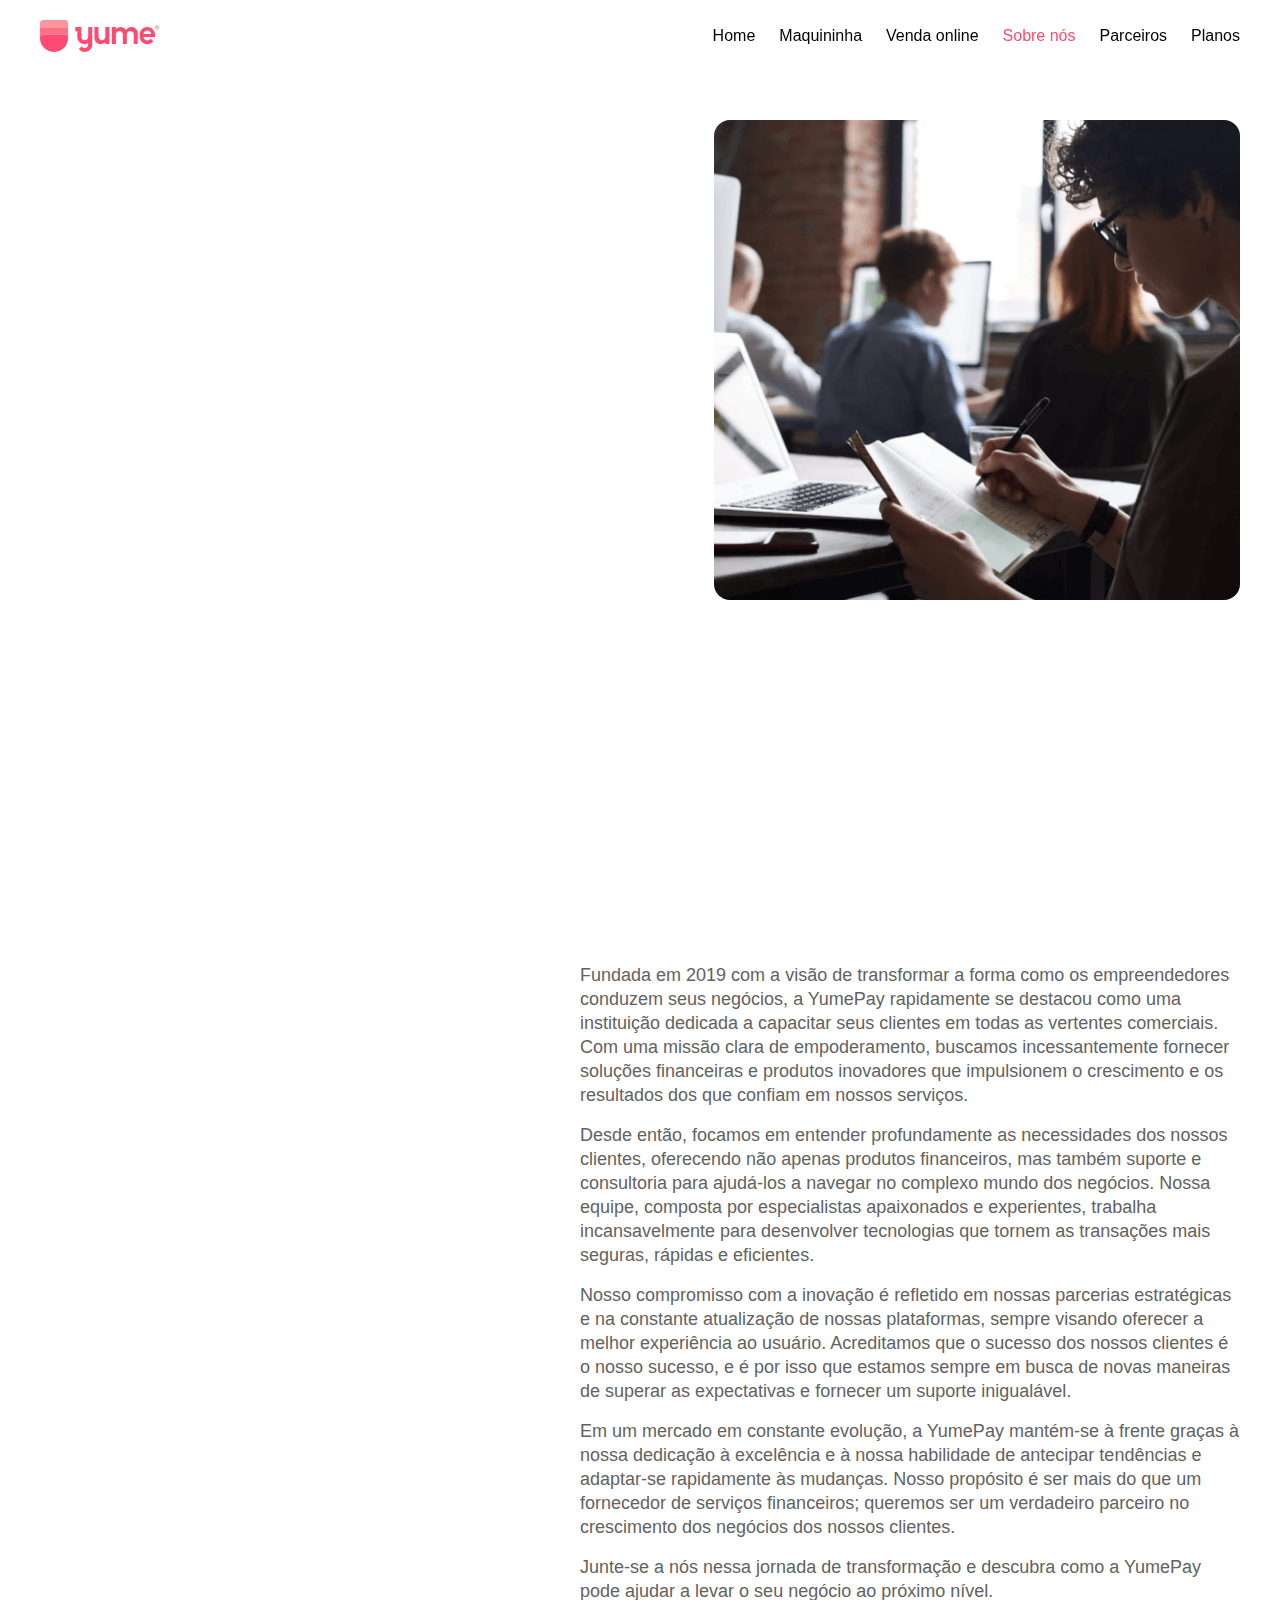
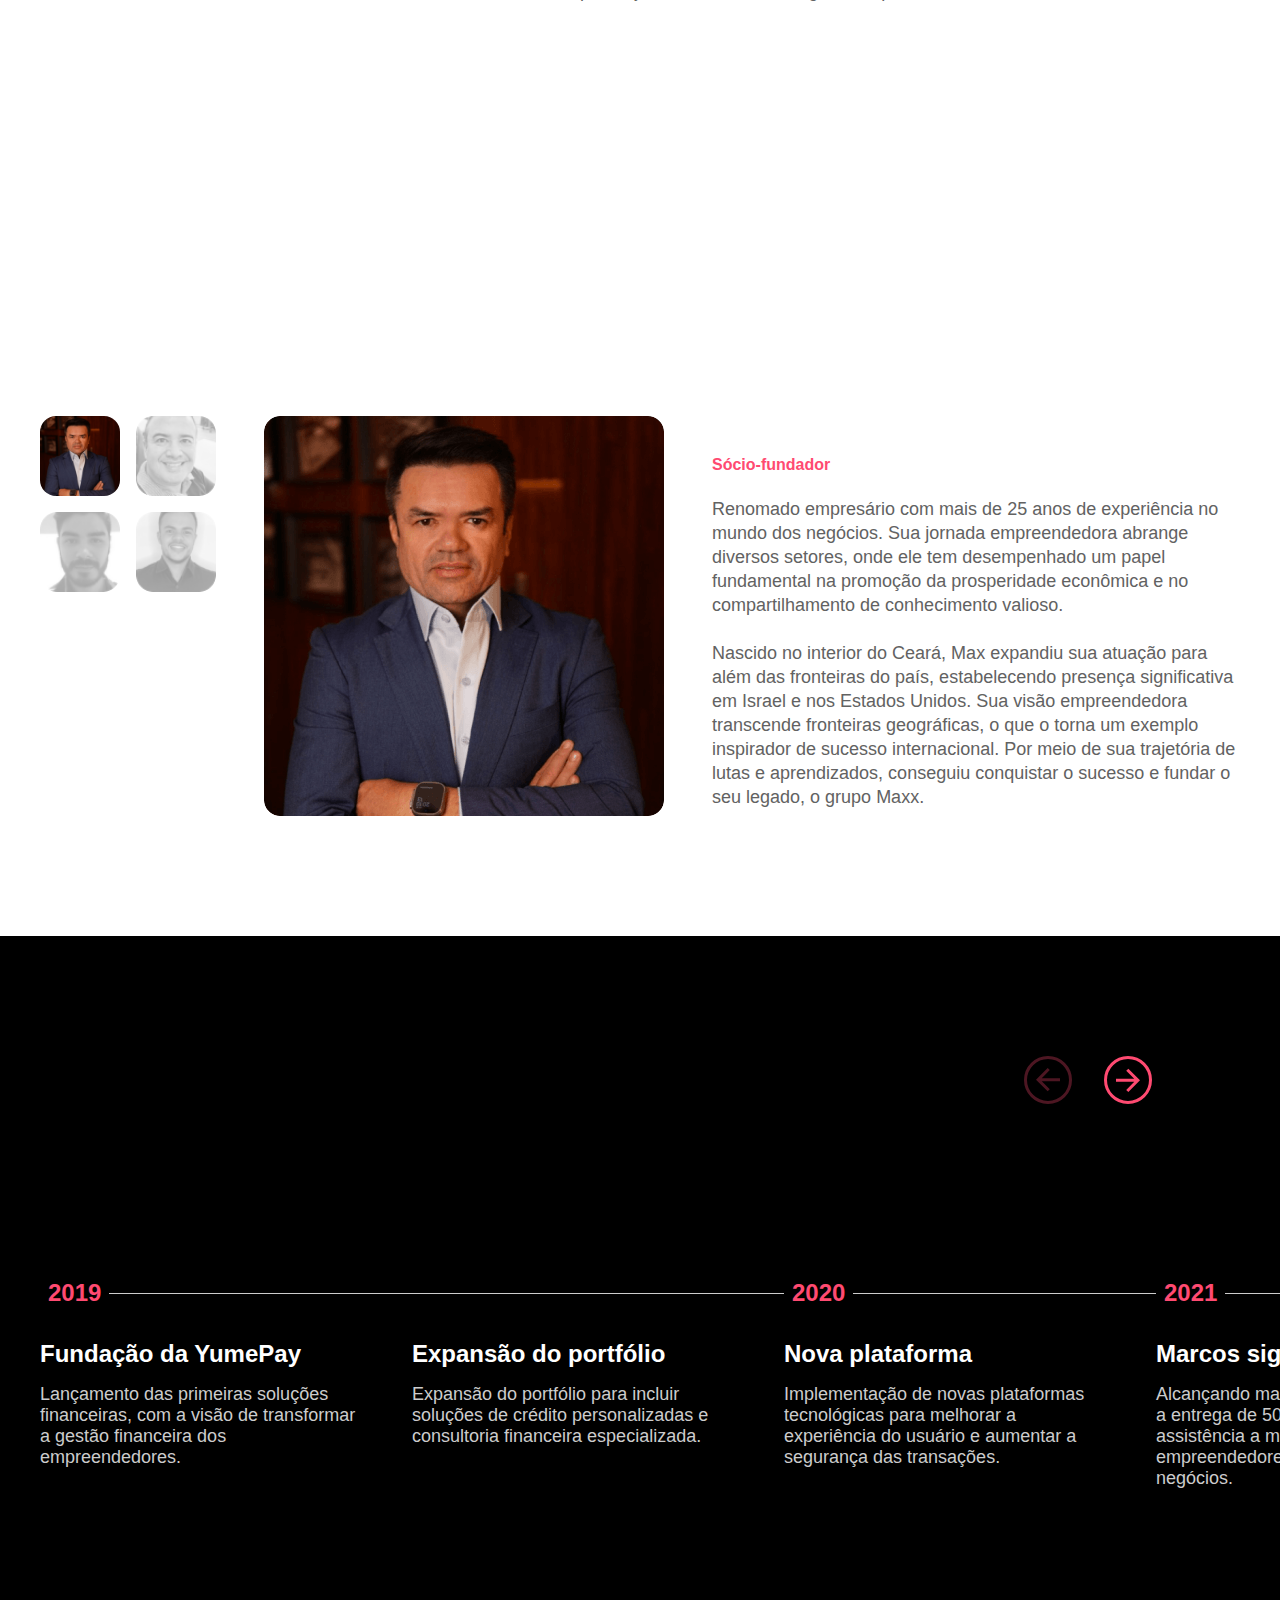
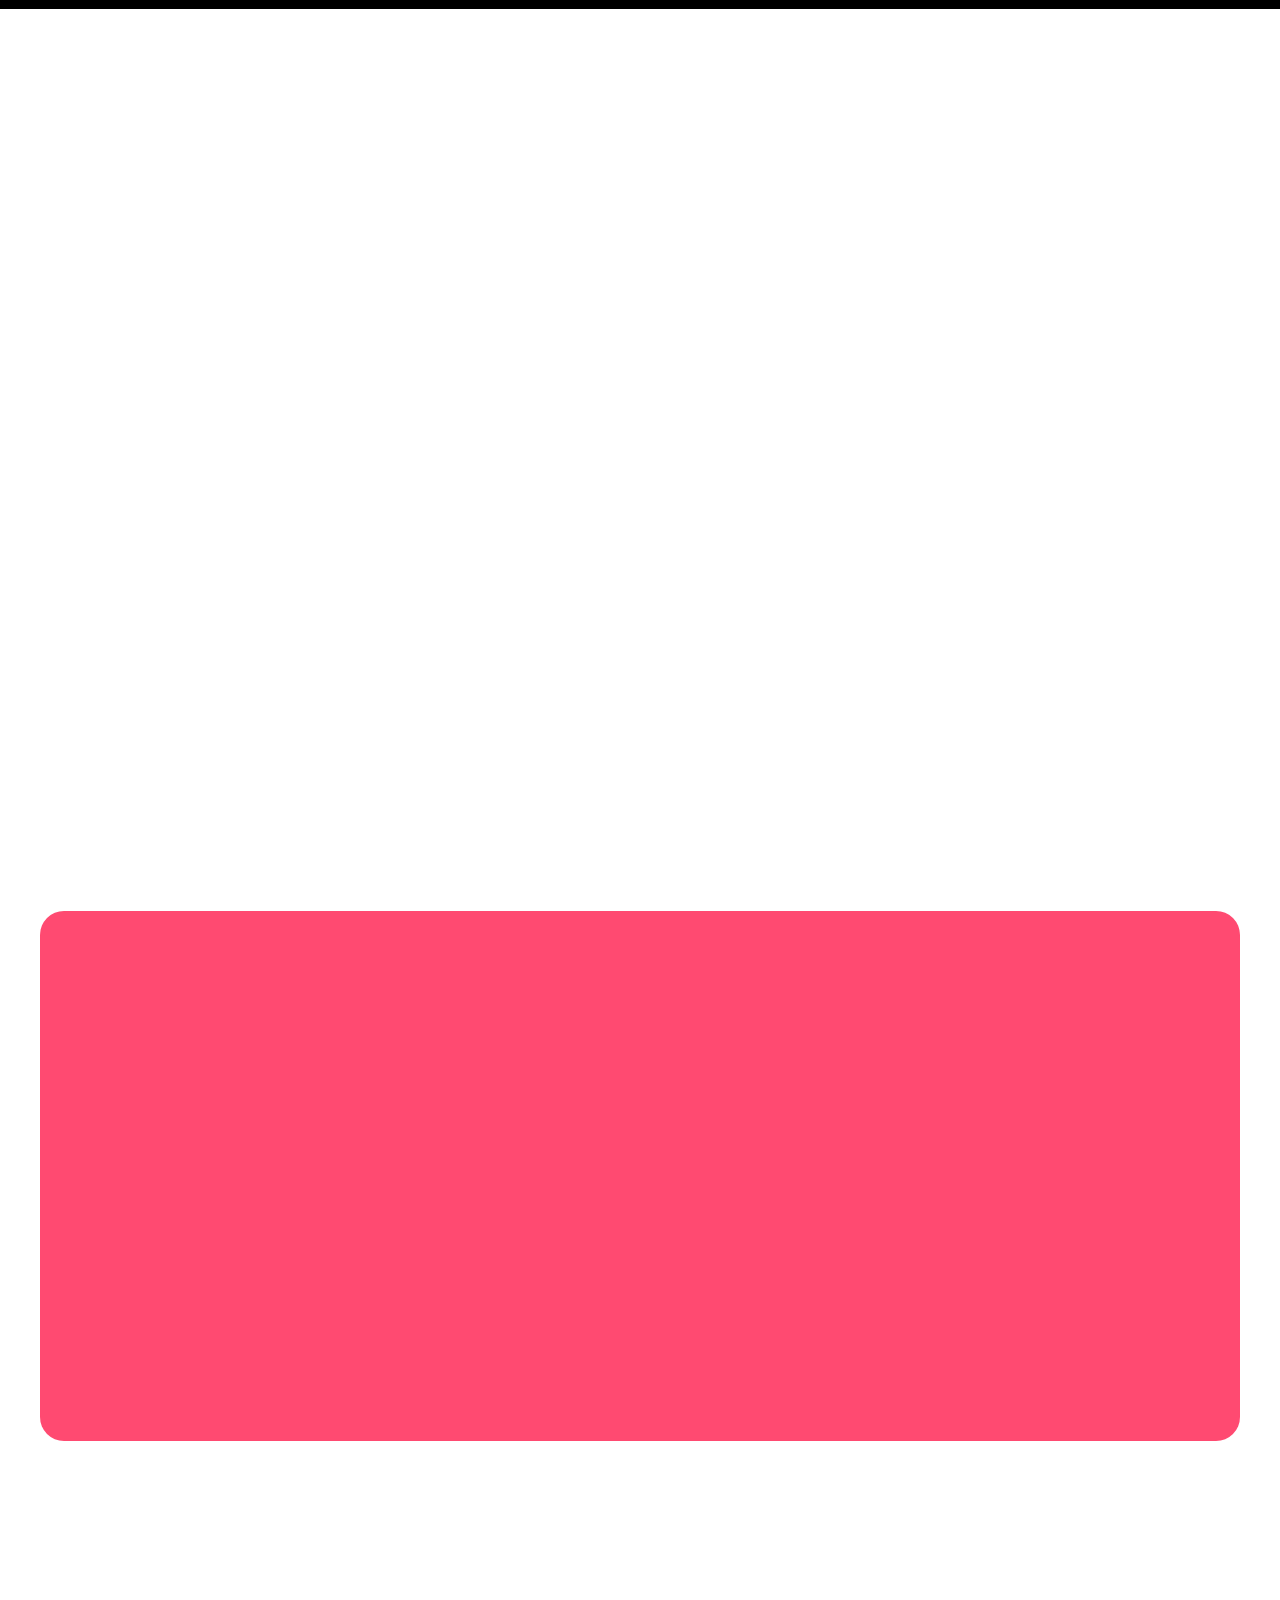
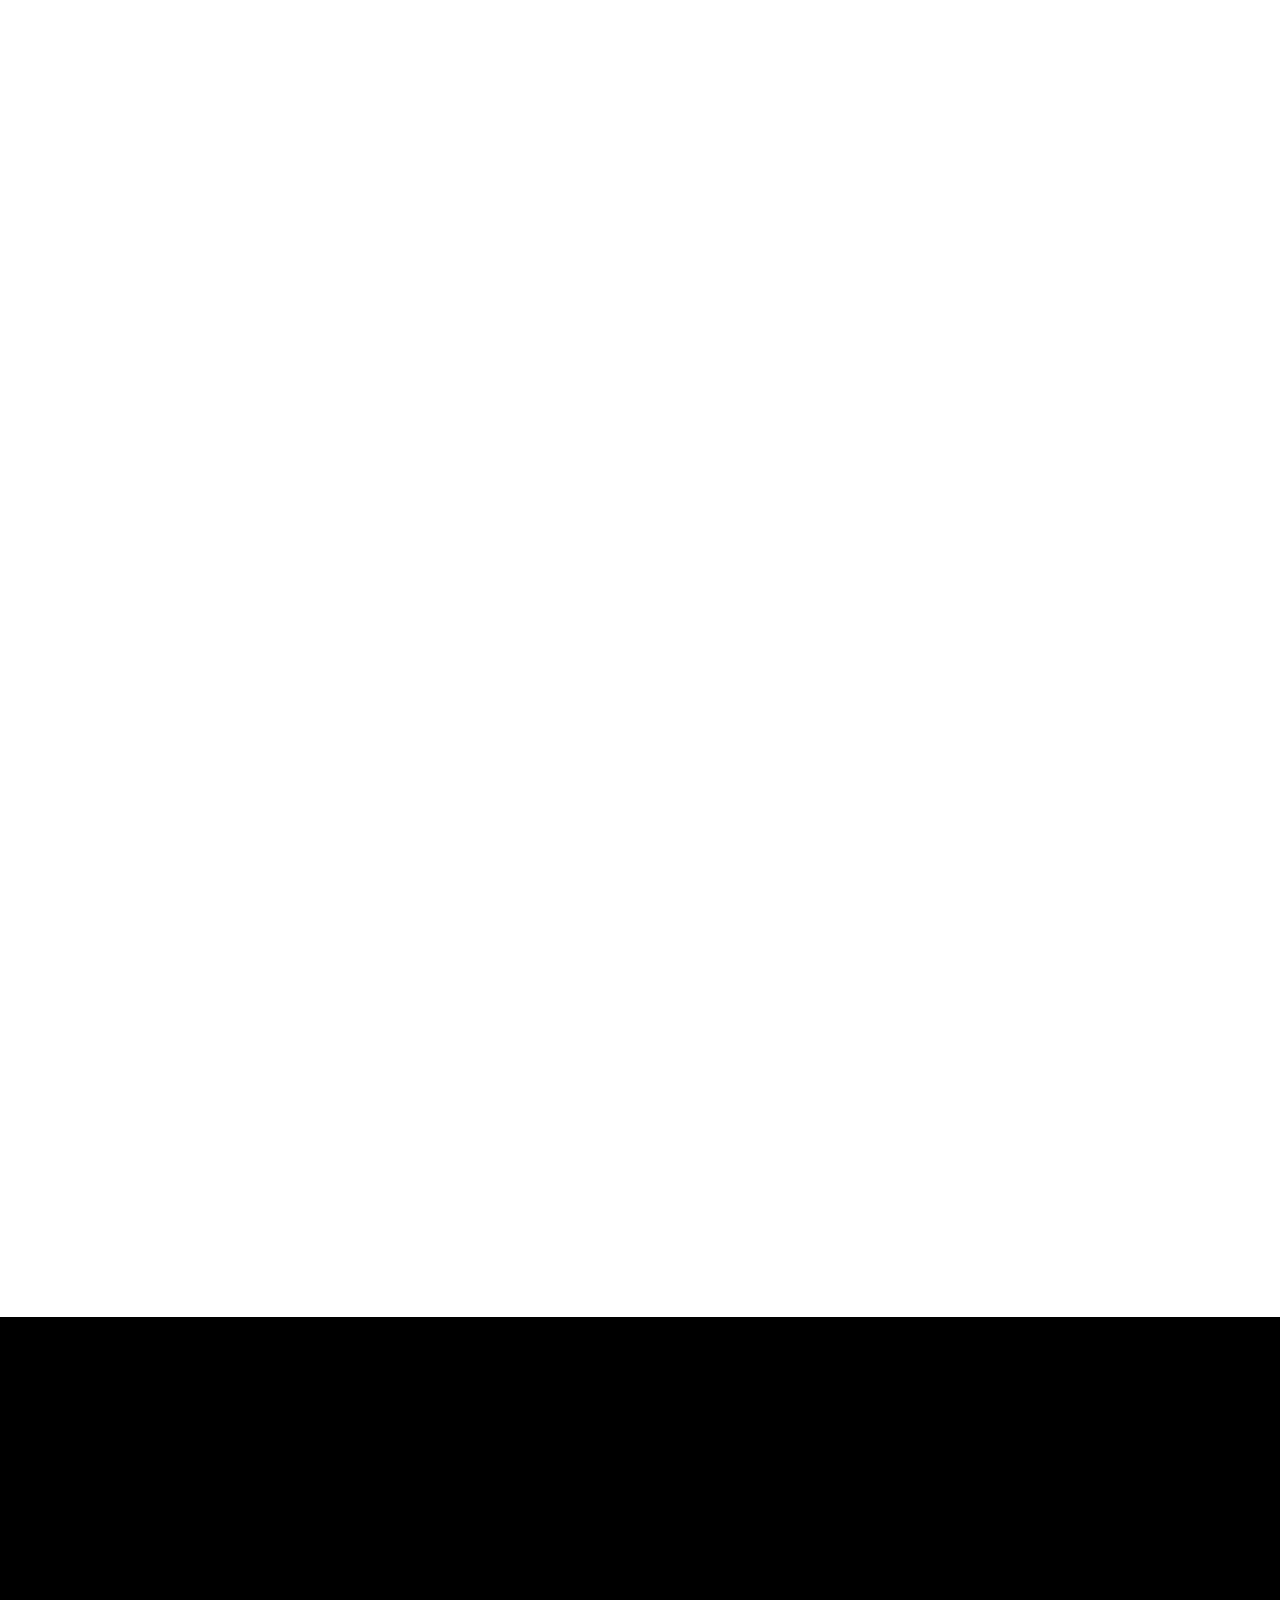
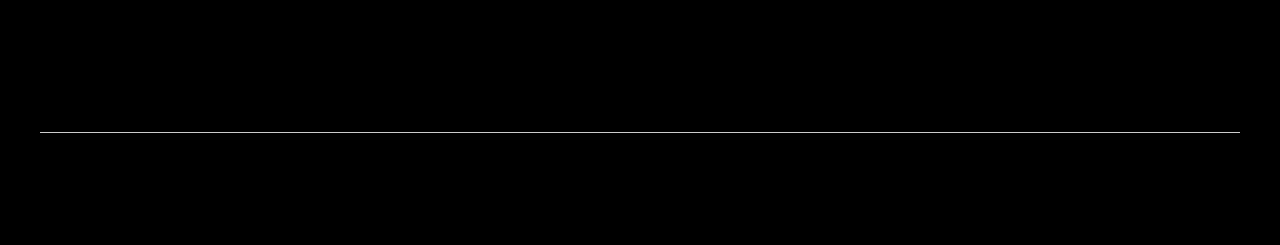
<file: aboutus.html>
<!DOCTYPE html>
<html lang="en">
<head>
  <meta charset="UTF-8">
  <meta name="viewport" content="width=device-width, initial-scale=1.0">

  <link rel="stylesheet" href="assets/styles/pages/aboutus/index.css">

  <link rel="icon" type="image/x-icon" href="assets/favicon/favicon.ico">
  <link rel="icon" type="image/png" sizes="32x32" href="assets/favicon/favicon-32x32.png">
  <link rel="icon" type="image/png" sizes="16x16" href="assets/favicon/favicon-16x16.png">
  <link rel="apple-touch-icon" sizes="180x180" href="assets/favicon/apple-touch-icon.png">
  <link rel="icon" sizes="192x192" href="assets/favicon/android-chrome-192x192.png">
  <link rel="icon" sizes="512x512" href="assets/favicon/android-chrome-512x512.png">

  <link
    rel="stylesheet"
    href="https://cdnjs.cloudflare.com/ajax/libs/animate.css/4.1.1/animate.min.css"
  />

  <title>Yume </title>
</head>
<body>
  <header>
    <div>
      <a href="index.html"><img src="/assets/imgs/logo.svg" alt="yume pro logo"></a>

      <button>
        <svg width="18" height="16" viewBox="0 0 18 16" fill="none" xmlns="http://www.w3.org/2000/svg">
        <path d="M0 0H18V2H0V0ZM0 7H18V9H0V7ZM0 14H18V16H0V14Z" fill="#1E1E1E"/>
        </svg>
      </button>
        
      <nav>
        <ul>
          <li>
            <a href='index.html'>Home</a>
          </li>
          <li>
            <a href='maquininha.html'>Maquininha</a>
          </li>
          <li>
            <a href='sellonline.html'>Venda online</a>
          </li>
          <li>
            <a href='aboutus.html'>Sobre nós</a>
          </li>
          <li>
            <a href='partners.html'>Parceiros</a>
          </li>
          <li>
            <a href='pricing.html'>Planos</a>
          </li>
          <!-- <li>
            <a href='/'>Blog</a>
          </li> -->
        </ul>
      </nav>

      <nav>
        <ul>
          <li>
            <a href='index.html'>Home</a>
          </li>
          <li>
            <a href='maquininha.html'>Maquininha</a>
          </li>
          <li>
            <a href='sellonline.html'>Venda online</a>
          </li>
          <li>
            <a href='aboutus.html'>Sobre nós</a>
          </li>
          <li>
            <a href='partners.html'>Parceiros</a>
          </li>
          <li>
            <a href='pricing.html'>Planos</a>
          </li>
          <!-- <li>
            <a href='/'>Blog</a>
          </li> -->
        </ul>
      </nav>
    
    </div>
  </header>
  <main>
    <section class="home_container">
      <div>
        <div>
          <strong>Sobre nós</strong>
          <h1>Líder em soluções 
            financeiras inovadoras,
            dedicada a impulsionar o 
            crescimento estratégico 
            do seu negócio.</h1>

            <ul>
              <li>
                <span>+147</span>
                <p>Clientes prosperando 
                  através de nossas 
                  soluções financeiras</p>
                </li>
              <li>
                <span>+500</span>
                <p>Maquininhas em uso, acelerando transações 
                  de nossos clientes</p>
                </li>
              <li>
                <span>+4</span>
                <p>Anos liderando a o mercado de solução financeiras</p>
              </li>
            </ul>
        </div>

        <div>
          <img src="assets/imgs/hero-about-us.png" />

          <!-- <div>
            <span>conheça tudo sobre esta empresa</span>
            <img src="assets/imgs/icon-play.svg" />
          </div> -->
        </div>

        
      </div>
    </section>
    <section class="story_container">
      <div>
        <div>
          <div>
            <strong>Nossa história</strong>
            <h2>Conheça um pouco sobre nós</h2>
            <button>Impulsione seu negócio</button>
          </div>
        </div>
        <div>
          <div>
            <p>Fundada em 2019 com a visão de transformar a forma como os empreendedores conduzem seus negócios, a YumePay rapidamente se destacou como uma instituição dedicada a capacitar seus clientes em todas as vertentes comerciais. Com uma missão clara de empoderamento, buscamos incessantemente fornecer soluções financeiras e produtos inovadores que impulsionem o crescimento e os resultados dos que confiam em nossos serviços.</p>

            <p>Desde então, focamos em entender profundamente as necessidades dos nossos clientes, oferecendo não apenas produtos financeiros, mas também suporte e consultoria para ajudá-los a navegar no complexo mundo dos negócios. Nossa equipe, composta por especialistas apaixonados e experientes, trabalha incansavelmente para desenvolver tecnologias que tornem as transações mais seguras, rápidas e eficientes.</p>

            <p>Nosso compromisso com a inovação é refletido em nossas parcerias estratégicas e na constante atualização de nossas plataformas, sempre visando oferecer a melhor experiência ao usuário. Acreditamos que o sucesso dos nossos clientes é o nosso sucesso, e é por isso que estamos sempre em busca de novas maneiras de superar as expectativas e fornecer um suporte inigualável.</p>

            <p>Em um mercado em constante evolução, a YumePay mantém-se à frente graças à nossa dedicação à excelência e à nossa habilidade de antecipar tendências e adaptar-se rapidamente às mudanças. Nosso propósito é ser mais do que um fornecedor de serviços financeiros; queremos ser um verdadeiro parceiro no crescimento dos negócios dos nossos clientes.</p>

            <p>Junte-se a nós nessa jornada de transformação e descubra como a YumePay pode ajudar a levar o seu negócio ao próximo nível.</p>
          </div>
          <button>Impulsione seu negócio</button>
        </div>
      </div>
    </section>
    <section class="team_container">
      <div>
        <div>
          <strong>Expertise & Compromisso</strong>
          <h2>Conheça a nossa equipe</h2>
        </div>

        <div>
          <div >
            <img src="assets/imgs/team-photo-1.png" class="option1 selected"/>
            <img  src="assets/imgs/team-icon-2.png" class="option2"/>
            <img  src="assets/imgs/team-icon-3.png" class="option3"/>
            <img  src="assets/imgs/team-icon-4.png" class="option4"/>
          </div>
          <div>
            <img src="assets/imgs/team-photo-1.png" class="option1 selected"/>
            <!-- <img  src="assets/imgs/team-photo-1.png"/> class="option2"-->
            <img  src="assets/imgs/team-photo-3.png" class="option3"/>
            <img  src="assets/imgs/team-photo-4.png" class="option4"/>
          </div>
          <aside class="option1 selected">
            <h3>Max Jefferson</h3>
            <span>Sócio-fundador</span>
            <p>Renomado empresário com mais de 25 anos de experiência no mundo dos negócios. Sua jornada empreendedora abrange diversos setores, onde ele tem desempenhado um papel fundamental na promoção da prosperidade econômica e no compartilhamento de conhecimento valioso.</p>
            <p>Nascido no interior do Ceará, Max expandiu sua atuação para além das fronteiras do país, estabelecendo presença significativa em Israel e nos Estados Unidos. Sua visão empreendedora transcende fronteiras geográficas, o que o torna um exemplo inspirador de sucesso internacional. Por meio de sua trajetória de lutas e aprendizados, conseguiu conquistar o sucesso e fundar o seu legado, o grupo Maxx.</p>
          </aside>
          <aside class="option2">
            <h3>Marco bueno</h3>
            <span>CEO</span>
            <p>Marcos Bueno é um líder visionário com mais de 20 anos de experiência em gestão e desenvolvimento estratégico. Com uma trajetória marcada por sucesso e inovação, Marcos tem guiado empresas de diferentes setores ao crescimento sustentável e à excelência operacional.</p>
            <p>Como CEO da Yume, Marcos é responsável por definir a direção estratégica da empresa, assegurando que a missão e os valores sejam refletidos em todas as operações. Sua liderança é caracterizada por um forte foco em inovação, eficiência e satisfação do cliente, posicionando a Yume como uma referência no mercado de soluções de pagamento.</p>
          </aside>
          <aside class="option3">
            <h3>Rafael</h3>
            <span>Diretor de Tecnologia</span>
            <p>Rafael é um especialista em tecnologia com mais de 20 anos de experiência no desenvolvimento de soluções inovadoras para o setor financeiro. Com uma sólida formação em engenharia de software, Rafael tem se destacado pela sua habilidade em transformar ideias complexas em produtos de alto desempenho e impacto. </p>
            <p>Com uma paixão por inovação e um compromisso inabalável com a qualidade, Rafael lidera a equipe de tecnologia da Yume, impulsionando a empresa a novos patamares de eficiência e segurança. Sua trajetória é marcada por uma combinação única de conhecimento técnico e visão estratégica, que o tornam um pilar essencial para o sucesso da empresa.</p>
          </aside>
          <aside class="option4">
            <h3>Yan Prudente</h3>
            <span>Diretor Comercial</span>
            <p>Yan Prudente é um executivo de vendas com mais de 15 anos de experiência em liderança comercial e desenvolvimento de negócios. Sua expertise em estratégias de mercado e relacionamento com clientes tem sido crucial para o crescimento e sucesso de diversas empresas no setor financeiro..</p>
            <p>Com uma visão aguçada para tendências de mercado e uma abordagem centrada no cliente, Yan lidera a equipe comercial da Yume, impulsionando as vendas e fortalecendo a posição da empresa no mercado. Sua trajetória é marcada por um compromisso inabalável com a excelência e uma paixão por entregar soluções que superem as expectativas dos clientes.</p>
          </aside>
        </div>
      </div>
    </section>
    <section class="evolution_container">
      <div>
        <div>
          <div>
            <strong>Linha do tempo</strong>
            <h2>Nossa evolução <br /> ao longo dos anos</h2>
          </div>

          <div>
            <svg width="48" height="48" viewBox="0 0 48 48" fill="none" xmlns="http://www.w3.org/2000/svg">
              <rect x="1.5" y="1.5" width="45" height="45" rx="22.5" stroke="#FF4A71" stroke-width="3"/>
              <path d="M17.7426 22.1673L36 22.1673V25.1673L17.7426 25.1673L25.7886 33.2132L23.6673 35.3345L12 23.6673L23.6673 12L25.7886 14.1213L17.7426 22.1673Z" fill="#FF4A71"/>
              </svg>
              
  
            <svg width="48" height="48" viewBox="0 0 48 48" fill="none" xmlns="http://www.w3.org/2000/svg">
              <rect x="46.5" y="46.5" width="45" height="45" rx="22.5" transform="rotate(-180 46.5 46.5)" stroke="#FF4A71" stroke-width="3"/>
              <path d="M30.2574 25.8327L12 25.8327V22.8327L30.2574 22.8327L22.2114 14.7868L24.3327 12.6655L36 24.3327L24.3327 36L22.2114 33.8787L30.2574 25.8327Z" fill="#FF4A71"/>
              </svg>
                
          </div>
        </div>

        <div>
          <div>
            <div>
              <span>2019</span>
              <div></div>
            </div>

            <strong>Fundação da YumePay</strong>
            <p>Lançamento das primeiras soluções financeiras, com a visão de transformar a gestão financeira dos empreendedores.</p>
          </div>
  
          <div>
            <div>
              <div></div>
            </div>

            <strong>Expansão do portfólio</strong>
            <p>Expansão do portfólio para incluir soluções de crédito personalizadas e consultoria financeira especializada.</p>
          </div>
  
          <div>
            <div>
              <span>2020</span>
              <div></div>
            </div>

            <strong>Nova plataforma</strong>
            <p>Implementação de novas plataformas tecnológicas para melhorar a experiência do usuário e aumentar a segurança das transações.</p>
          </div>
  
          <div>
            <div>
              <span>2021</span>
              <div></div>
            </div>

            <strong>Marcos significativos</strong>
            <p>Alcançando marcos significativos, como a entrega de 500 maquininhas POS e a assistência a mais de 147 empreendedores na otimização de seus negócios.</p>
          </div>
        </div>
      </div>
    </section>
    <section class="testimonials_container">
      <div>
        <div>
          <strong>Parceria & Compromisso</strong>
          <h2> O que nossos <br /> parceiros dizem</h2>
        </div>

        <ul>
          <li>
            <p>"Implementar a plataforma da Yume foi um divisor de águas para nosso negócio. Conseguimos entrar no mercado rapidamente e oferecer um serviço de qualidade aos nossos clientes, tudo isso sem os altos custos e a complexidade de desenvolvimento interno."</p>
            <span>João Silva - CEO da FinCorp</span>
          </li>
          <li>
            <p>"Estamos muito satisfeitos com a escolha da plataforma de pagamento white label da Yume. Ela nos permitiu oferecer soluções financeiras de ponta aos nossos clientes, com uma integração suave e sem preocupações com a complexidade técnica."</p>
            <span>Eduardo Santos - Diretor da TechFin </span>
          </li>
          <li>
            <p>"A decisão de usar a Yume foi um grande impulsionador para nosso crescimento. Com ela, conseguimos lançar novos serviços com rapidez e eficiência, garantindo uma experiência de pagamento segura e confiável para nossos clientes."</p>
            <span>Pedro Almeida - CTO da FinSafe</span>
          </li>
        </ul>
        
        <!-- <small class="to-animate">Empresas transformadas por nossa parceria</small>

        <ul>
          <svg width="155" height="42" viewBox="0 0 155 42" fill="none" xmlns="http://www.w3.org/2000/svg">
            <path d="M0.409091 41V0.272726H4.12784V37.6591H23.5369V41H0.409091ZM43.0455 41.6364C40.4072 41.6364 38.0739 40.9669 36.0455 39.6278C34.0303 38.2888 32.4527 36.4394 31.3125 34.0795C30.1723 31.7064 29.6023 28.9687 29.6023 25.8665C29.6023 22.7377 30.1723 19.9867 31.3125 17.6136C32.4527 15.2273 34.0303 13.3712 36.0455 12.0455C38.0739 10.7064 40.4072 10.0369 43.0455 10.0369C45.6837 10.0369 48.0104 10.7064 50.0256 12.0455C52.0407 13.3845 53.6184 15.2405 54.7585 17.6136C55.9119 19.9867 56.4886 22.7377 56.4886 25.8665C56.4886 28.9687 55.9186 31.7064 54.7784 34.0795C53.6383 36.4394 52.054 38.2888 50.0256 39.6278C48.0104 40.9669 45.6837 41.6364 43.0455 41.6364ZM43.0455 38.3949C45.1667 38.3949 46.9631 37.8248 48.4347 36.6847C49.9063 35.5445 51.0199 34.0265 51.7756 32.1307C52.5445 30.2348 52.929 28.1468 52.929 25.8665C52.929 23.5862 52.5445 21.4915 51.7756 19.5824C51.0199 17.6733 49.9063 16.142 48.4347 14.9886C46.9631 13.8352 45.1667 13.2585 43.0455 13.2585C40.9375 13.2585 39.1411 13.8352 37.6562 14.9886C36.1847 16.142 35.0644 17.6733 34.2955 19.5824C33.5398 21.4915 33.1619 23.5862 33.1619 25.8665C33.1619 28.1468 33.5398 30.2348 34.2955 32.1307C35.0644 34.0265 36.1847 35.5445 37.6562 36.6847C39.1278 37.8248 40.9242 38.3949 43.0455 38.3949ZM64.2592 41V10.4545H67.6996V15.1477H67.9581C68.5679 13.6098 69.6286 12.3703 71.1399 11.429C72.6645 10.4744 74.388 9.99716 76.3104 9.99716C76.602 9.99716 76.9268 10.0038 77.2848 10.017C77.6428 10.0303 77.9411 10.0436 78.1797 10.0568V13.6562C78.0206 13.6297 77.7422 13.59 77.3445 13.5369C76.9467 13.4839 76.5159 13.4574 76.0518 13.4574C74.4609 13.4574 73.0424 13.7955 71.7962 14.4716C70.5632 15.1345 69.5888 16.0559 68.8729 17.2358C68.157 18.4157 67.799 19.7614 67.799 21.2727V41H64.2592ZM95.6399 41.6364C92.7895 41.6364 90.3236 40.9735 88.2422 39.6477C86.1607 38.3087 84.55 36.4593 83.4098 34.0994C82.2829 31.7263 81.7195 28.9953 81.7195 25.9062C81.7195 22.8305 82.2829 20.0994 83.4098 17.7131C84.55 15.3134 86.121 13.4375 88.1229 12.0852C90.138 10.7197 92.4647 10.0369 95.103 10.0369C96.7602 10.0369 98.3577 10.3419 99.8956 10.9517C101.433 11.5483 102.812 12.4697 104.032 13.7159C105.265 14.9489 106.239 16.5066 106.955 18.3892C107.671 20.2585 108.029 22.4725 108.029 25.0312V26.7812H84.1655V23.6591H104.41C104.41 21.697 104.012 19.9337 103.217 18.3693C102.434 16.7917 101.341 15.5455 99.9354 14.6307C98.5433 13.7159 96.9325 13.2585 95.103 13.2585C93.1674 13.2585 91.4638 13.7756 89.9922 14.8097C88.5206 15.8437 87.3672 17.2093 86.532 18.9062C85.71 20.6032 85.2924 22.4593 85.2791 24.4744V26.3438C85.2791 28.7699 85.6967 30.8911 86.532 32.7074C87.3804 34.5104 88.5803 35.9091 90.1314 36.9034C91.6825 37.8977 93.5187 38.3949 95.6399 38.3949C97.085 38.3949 98.3511 38.1695 99.4382 37.7188C100.539 37.268 101.46 36.6648 102.202 35.9091C102.958 35.1402 103.528 34.2983 103.913 33.3835L107.273 34.4773C106.809 35.7633 106.047 36.9498 104.987 38.0369C103.939 39.1241 102.627 39.9991 101.049 40.6619C99.4846 41.3116 97.6816 41.6364 95.6399 41.6364ZM115.83 41V10.4545H119.27V15.1477H119.588C120.198 13.5701 121.212 12.3305 122.631 11.429C124.063 10.5142 125.779 10.0568 127.781 10.0568C129.889 10.0568 131.619 10.554 132.972 11.5483C134.337 12.5294 135.358 13.8816 136.034 15.6051H136.293C136.982 13.9081 138.102 12.5625 139.653 11.5682C141.218 10.5606 143.114 10.0568 145.341 10.0568C148.178 10.0568 150.419 10.9517 152.062 12.7415C153.706 14.518 154.528 17.1165 154.528 20.5369V41H150.989V20.5369C150.989 18.1241 150.372 16.3144 149.139 15.108C147.906 13.9015 146.282 13.2983 144.267 13.2983C141.934 13.2983 140.137 14.0142 138.878 15.446C137.618 16.8778 136.989 18.6941 136.989 20.8949V41H133.369V20.2188C133.369 18.1506 132.793 16.4801 131.639 15.2074C130.486 13.9347 128.862 13.2983 126.767 13.2983C125.362 13.2983 124.096 13.643 122.969 14.3324C121.855 15.0218 120.973 15.983 120.324 17.2159C119.688 18.4356 119.369 19.8409 119.369 21.4318V41H115.83Z" fill="#1E1E1E" fill-opacity="0.4"/>
            </svg>
            
          <svg width="159" height="55" viewBox="0 0 159 55" fill="none" xmlns="http://www.w3.org/2000/svg">
            <path d="M1.19886 43V12.4545H8.39773V43H1.19886ZM4.81818 8.11932C3.67803 8.11932 2.69697 7.74148 1.875 6.98579C1.05303 6.21685 0.642046 5.29545 0.642046 4.22159C0.642046 3.13447 1.05303 2.21307 1.875 1.45738C2.69697 0.688445 3.67803 0.303976 4.81818 0.303976C5.97159 0.303976 6.95265 0.688445 7.76136 1.45738C8.58333 2.21307 8.99432 3.13447 8.99432 4.22159C8.99432 5.29545 8.58333 6.21685 7.76136 6.98579C6.95265 7.74148 5.97159 8.11932 4.81818 8.11932ZM15.8004 54.4545V12.4545H22.88V17.5057H23.2976C23.6688 16.7633 24.1925 15.9744 24.8686 15.1392C25.5447 14.2907 26.4595 13.5682 27.6129 12.9716C28.7663 12.3617 30.2379 12.0568 32.0277 12.0568C34.3875 12.0568 36.5154 12.66 38.4112 13.8665C40.3203 15.0597 41.8317 16.8295 42.9453 19.1761C44.0722 21.5095 44.6357 24.3731 44.6357 27.767C44.6357 31.1212 44.0855 33.9716 42.9851 36.3182C41.8847 38.6648 40.3866 40.4545 38.4908 41.6875C36.5949 42.9205 34.4472 43.5369 32.0476 43.5369C30.2976 43.5369 28.8459 43.2453 27.6925 42.6619C26.5391 42.0786 25.611 41.3759 24.9084 40.554C24.219 39.7187 23.6821 38.9299 23.2976 38.1875H22.9993V54.4545H15.8004ZM22.8601 27.7273C22.8601 29.7027 23.1385 31.4328 23.6953 32.9176C24.2654 34.4025 25.0807 35.5625 26.1413 36.3977C27.2152 37.2197 28.5144 37.6307 30.0391 37.6307C31.63 37.6307 32.9624 37.2064 34.0362 36.358C35.1101 35.4962 35.9188 34.3229 36.4624 32.8381C37.0192 31.34 37.2976 29.6364 37.2976 27.7273C37.2976 25.8314 37.0258 24.1477 36.4822 22.6761C35.9387 21.2045 35.13 20.0511 34.0561 19.2159C32.9822 18.3807 31.6432 17.9631 30.0391 17.9631C28.5012 17.9631 27.1953 18.3674 26.1214 19.1761C25.0476 19.9848 24.2322 21.1184 23.6754 22.5767C23.1319 24.035 22.8601 25.7519 22.8601 27.7273ZM74.9425 20.5284L68.38 21.2443C68.1944 20.5814 67.8696 19.9583 67.4055 19.375C66.9548 18.7917 66.3449 18.321 65.576 17.9631C64.8071 17.6051 63.8658 17.4261 62.7521 17.4261C61.254 17.4261 59.9946 17.7509 58.9737 18.4006C57.9661 19.0502 57.469 19.892 57.4822 20.9261C57.469 21.8144 57.7938 22.5369 58.4567 23.0938C59.1328 23.6506 60.2464 24.108 61.7976 24.4659L67.0078 25.5795C69.898 26.2027 72.0457 27.1903 73.451 28.5426C74.8696 29.8949 75.5855 31.6648 75.5987 33.8523C75.5855 35.7746 75.022 37.4716 73.9084 38.9432C72.808 40.4015 71.2768 41.5417 69.3146 42.3636C67.3525 43.1856 65.0987 43.5966 62.5533 43.5966C58.8146 43.5966 55.8052 42.8144 53.5249 41.25C51.2446 39.6723 49.8857 37.4782 49.4482 34.6676L56.468 33.9915C56.7862 35.3703 57.4624 36.411 58.4964 37.1136C59.5305 37.8163 60.8762 38.1676 62.5334 38.1676C64.2436 38.1676 65.6158 37.8163 66.6499 37.1136C67.6972 36.411 68.2209 35.5426 68.2209 34.5085C68.2209 33.6335 67.8828 32.911 67.2067 32.3409C66.5438 31.7708 65.5097 31.3333 64.1044 31.0284L58.8942 29.9347C55.9643 29.3248 53.7966 28.2973 52.3913 26.8523C50.986 25.3939 50.29 23.5511 50.3033 21.3239C50.29 19.4413 50.8004 17.8106 51.8345 16.4318C52.8819 15.0398 54.3336 13.9659 56.1896 13.2102C58.0589 12.4413 60.2133 12.0568 62.6527 12.0568C66.2322 12.0568 69.0495 12.8191 71.1044 14.3438C73.1726 15.8684 74.4519 17.9299 74.9425 20.5284ZM101.004 30.1534V12.4545H108.202V43H101.222V37.571H100.904C100.215 39.2812 99.0812 40.6799 97.5036 41.767C95.9392 42.8542 94.0102 43.3977 91.7166 43.3977C89.7147 43.3977 87.9448 42.9536 86.407 42.0653C84.8823 41.1638 83.6892 39.858 82.8274 38.1477C81.9657 36.4242 81.5348 34.3428 81.5348 31.9034V12.4545H88.7337V30.7898C88.7337 32.7254 89.264 34.2633 90.3246 35.4034C91.3852 36.5436 92.7772 37.1136 94.5007 37.1136C95.5613 37.1136 96.5888 36.8551 97.5831 36.3381C98.5774 35.821 99.3928 35.0521 100.029 34.0312C100.679 32.9972 101.004 31.7045 101.004 30.1534ZM115.605 43V12.4545H122.486V17.6449H122.844C123.48 15.8949 124.534 14.5294 126.006 13.5483C127.477 12.554 129.234 12.0568 131.276 12.0568C133.344 12.0568 135.087 12.5606 136.506 13.5682C137.938 14.5625 138.945 15.9214 139.528 17.6449H139.847C140.523 15.9479 141.663 14.5956 143.267 13.5881C144.884 12.5672 146.8 12.0568 149.014 12.0568C151.825 12.0568 154.118 12.9451 155.895 14.7216C157.671 16.4981 158.56 19.09 158.56 22.4972V43H151.341V23.6108C151.341 21.715 150.837 20.3295 149.83 19.4545C148.822 18.5663 147.589 18.1222 146.131 18.1222C144.394 18.1222 143.035 18.6657 142.054 19.7528C141.086 20.8267 140.602 22.2254 140.602 23.9489V43H133.543V23.3125C133.543 21.7348 133.065 20.4754 132.111 19.5341C131.17 18.5928 129.937 18.1222 128.412 18.1222C127.378 18.1222 126.437 18.3873 125.588 18.9176C124.74 19.4347 124.063 20.1705 123.56 21.125C123.056 22.0663 122.804 23.1667 122.804 24.4261V43H115.605Z" fill="#1E1E1E" fill-opacity="0.4"/>
            </svg> 

          <svg width="133" height="42" viewBox="0 0 133 42" fill="none" xmlns="http://www.w3.org/2000/svg">
            <path d="M13.8295 41.6364C11.2841 41.6364 9.03693 40.9934 7.08807 39.7074C5.1392 38.4081 3.61458 36.5786 2.5142 34.2188C1.41383 31.8456 0.863637 29.0417 0.863637 25.8068C0.863637 22.5985 1.41383 19.8144 2.5142 17.4545C3.61458 15.0947 5.14583 13.2718 7.10795 11.9858C9.07008 10.6998 11.3371 10.0568 13.9091 10.0568C15.8977 10.0568 17.4688 10.3883 18.6222 11.0511C19.7888 11.7008 20.6771 12.4432 21.2869 13.2784C21.91 14.1004 22.3939 14.7765 22.7386 15.3068H23.1364V0.272726H27.8295V41H23.2955V36.3068H22.7386C22.3939 36.8636 21.9034 37.5663 21.267 38.4148C20.6307 39.25 19.7225 39.9991 18.5426 40.6619C17.3627 41.3116 15.7917 41.6364 13.8295 41.6364ZM14.4659 37.4205C16.3485 37.4205 17.9394 36.9299 19.2386 35.9489C20.5379 34.9545 21.5256 33.5824 22.2017 31.8324C22.8778 30.0691 23.2159 28.0341 23.2159 25.7273C23.2159 23.447 22.8845 21.4517 22.2216 19.7415C21.5587 18.018 20.5777 16.679 19.2784 15.7244C17.9792 14.7566 16.375 14.2727 14.4659 14.2727C12.4773 14.2727 10.8201 14.7831 9.49432 15.804C8.18182 16.8116 7.19413 18.1837 6.53125 19.9205C5.88163 21.6439 5.55682 23.5795 5.55682 25.7273C5.55682 27.9015 5.88826 29.8769 6.55114 31.6534C7.22727 33.4167 8.22159 34.822 9.53409 35.8693C10.8598 36.9034 12.5038 37.4205 14.4659 37.4205ZM49.4858 41.6364C46.7282 41.6364 44.3087 40.9801 42.2273 39.6676C40.1591 38.3551 38.5417 36.5189 37.375 34.1591C36.2216 31.7992 35.6449 29.0417 35.6449 25.8864C35.6449 22.7045 36.2216 19.9271 37.375 17.554C38.5417 15.1809 40.1591 13.3381 42.2273 12.0256C44.3087 10.7131 46.7282 10.0568 49.4858 10.0568C52.2434 10.0568 54.6563 10.7131 56.7244 12.0256C58.8059 13.3381 60.4233 15.1809 61.5767 17.554C62.7434 19.9271 63.3267 22.7045 63.3267 25.8864C63.3267 29.0417 62.7434 31.7992 61.5767 34.1591C60.4233 36.5189 58.8059 38.3551 56.7244 39.6676C54.6563 40.9801 52.2434 41.6364 49.4858 41.6364ZM49.4858 37.4205C51.5805 37.4205 53.304 36.8835 54.6562 35.8097C56.0085 34.7358 57.0095 33.3239 57.6591 31.5739C58.3087 29.8239 58.6335 27.928 58.6335 25.8864C58.6335 23.8447 58.3087 21.9422 57.6591 20.179C57.0095 18.4157 56.0085 16.9905 54.6562 15.9034C53.304 14.8163 51.5805 14.2727 49.4858 14.2727C47.3911 14.2727 45.6676 14.8163 44.3153 15.9034C42.9631 16.9905 41.9621 18.4157 41.3125 20.179C40.6629 21.9422 40.3381 23.8447 40.3381 25.8864C40.3381 27.928 40.6629 29.8239 41.3125 31.5739C41.9621 33.3239 42.9631 34.7358 44.3153 35.8097C45.6676 36.8835 47.3911 37.4205 49.4858 37.4205ZM75.1839 0.272726V41H70.4908V0.272726H75.1839ZM96.1889 41.6364C93.4313 41.6364 91.0118 40.9801 88.9304 39.6676C86.8622 38.3551 85.2448 36.5189 84.0781 34.1591C82.9247 31.7992 82.348 29.0417 82.348 25.8864C82.348 22.7045 82.9247 19.9271 84.0781 17.554C85.2448 15.1809 86.8622 13.3381 88.9304 12.0256C91.0118 10.7131 93.4313 10.0568 96.1889 10.0568C98.9465 10.0568 101.359 10.7131 103.428 12.0256C105.509 13.3381 107.126 15.1809 108.28 17.554C109.446 19.9271 110.03 22.7045 110.03 25.8864C110.03 29.0417 109.446 31.7992 108.28 34.1591C107.126 36.5189 105.509 38.3551 103.428 39.6676C101.359 40.9801 98.9465 41.6364 96.1889 41.6364ZM96.1889 37.4205C98.2836 37.4205 100.007 36.8835 101.359 35.8097C102.712 34.7358 103.713 33.3239 104.362 31.5739C105.012 29.8239 105.337 27.928 105.337 25.8864C105.337 23.8447 105.012 21.9422 104.362 20.179C103.713 18.4157 102.712 16.9905 101.359 15.9034C100.007 14.8163 98.2836 14.2727 96.1889 14.2727C94.0942 14.2727 92.3707 14.8163 91.0185 15.9034C89.6662 16.9905 88.6652 18.4157 88.0156 20.179C87.366 21.9422 87.0412 23.8447 87.0412 25.8864C87.0412 27.928 87.366 29.8239 88.0156 31.5739C88.6652 33.3239 89.6662 34.7358 91.0185 35.8097C92.3707 36.8835 94.0942 37.4205 96.1889 37.4205ZM117.194 41V10.4545H121.728V15.0682H122.046C122.603 13.5568 123.611 12.3305 125.069 11.3892C126.527 10.4479 128.171 9.97727 130.001 9.97727C130.345 9.97727 130.776 9.9839 131.293 9.99716C131.81 10.0104 132.201 10.0303 132.467 10.0568V14.8295C132.308 14.7898 131.943 14.7301 131.373 14.6506C130.816 14.5578 130.226 14.5114 129.603 14.5114C128.118 14.5114 126.792 14.8229 125.626 15.446C124.472 16.0559 123.558 16.9044 122.881 17.9915C122.219 19.0653 121.887 20.2917 121.887 21.6705V41H117.194Z" fill="#1E1E1E" fill-opacity="0.4"/>
            </svg>

          <svg width="56" height="41" viewBox="0 0 56 41" fill="none" xmlns="http://www.w3.org/2000/svg">
          <path d="M21.9403 16.0369L19.6932 16.6335C19.3352 15.5199 18.8248 14.5587 18.1619 13.75C17.4991 12.9413 16.6638 12.3182 15.6562 11.8807C14.6619 11.4299 13.4688 11.2045 12.0767 11.2045C9.83617 11.2045 8 11.7614 6.56818 12.875C5.14962 13.9886 4.44034 15.4403 4.44034 17.2301C4.44034 18.6884 4.92424 19.8949 5.89205 20.8494C6.85985 21.7907 8.33807 22.5066 10.3267 22.9972L15.0199 24.1705C17.4328 24.767 19.2491 25.7348 20.4688 27.0739C21.6884 28.3996 22.2983 30.0502 22.2983 32.0256C22.2983 33.7093 21.8409 35.2008 20.9261 36.5C20.0114 37.7992 18.7453 38.8134 17.1278 39.5426C15.5237 40.2718 13.6544 40.6364 11.5199 40.6364C8.66951 40.6364 6.32955 39.9735 4.5 38.6477C2.67045 37.3087 1.49716 35.393 0.980114 32.9006L3.30682 32.304C3.74432 34.2926 4.65246 35.8106 6.03125 36.858C7.4233 37.892 9.24621 38.4091 11.5 38.4091C13.9924 38.4091 16.0009 37.8191 17.5256 36.6392C19.0634 35.4593 19.8324 33.9479 19.8324 32.1051C19.8324 30.6998 19.3816 29.5133 18.4801 28.5455C17.5786 27.5777 16.2131 26.8684 14.3835 26.4176L9.51136 25.2244C7.01894 24.6146 5.14962 23.6402 3.90341 22.3011C2.6572 20.9489 2.03409 19.285 2.03409 17.3097C2.03409 15.6657 2.46496 14.2206 3.3267 12.9744C4.18845 11.7282 5.375 10.7538 6.88636 10.0511C8.39773 9.34848 10.1278 8.99716 12.0767 8.99716C14.6619 8.99716 16.7699 9.60701 18.4006 10.8267C20.0313 12.0464 21.2112 13.7831 21.9403 16.0369ZM30.8146 40V9.45454H33.2209V40H30.8146ZM32.0277 4.04545C31.4974 4.04545 31.0334 3.85985 30.6357 3.48863C30.2512 3.11742 30.0589 2.66667 30.0589 2.13636C30.0589 1.60606 30.2512 1.1553 30.6357 0.784089C31.0201 0.412877 31.4841 0.227271 32.0277 0.227271C32.558 0.227271 33.0154 0.412877 33.3999 0.784089C33.7976 1.1553 33.9964 1.60606 33.9964 2.13636C33.9964 2.66667 33.8042 3.11742 33.4197 3.48863C33.0353 3.85985 32.5713 4.04545 32.0277 4.04545ZM54.1811 9.45454V11.6222H40.8374V9.45454H54.1811ZM45.3516 2.13636H47.7578V32.7812C47.7578 34.0275 47.9964 35.0483 48.4737 35.8438C48.9643 36.6259 49.6006 37.2093 50.3828 37.5938C51.1783 37.965 52.0268 38.1506 52.9283 38.1506C53.3658 38.1506 53.7436 38.1174 54.0618 38.0511C54.3932 37.9848 54.7048 37.8987 54.9964 37.7926L55.593 40C55.2218 40.1326 54.8108 40.2453 54.3601 40.3381C53.9093 40.4441 53.379 40.4972 52.7692 40.4972C51.4964 40.4972 50.29 40.2121 49.1499 39.642C48.023 39.072 47.1082 38.2434 46.4055 37.1562C45.7029 36.0691 45.3516 34.7566 45.3516 33.2188V2.13636Z" fill="#1E1E1E" fill-opacity="0.4"/>
          </svg>

          <svg width="137" height="39" viewBox="0 0 137 39" fill="none" xmlns="http://www.w3.org/2000/svg">
          <path d="M11.0909 38.5767C9.14205 38.5767 7.4053 38.2386 5.88068 37.5625C4.35606 36.8731 3.14962 35.8589 2.26136 34.5199C1.38636 33.1676 0.948864 31.4839 0.948864 29.4688C0.948864 27.7718 1.26042 26.3466 1.88352 25.1932C2.50663 24.0398 3.35511 23.1117 4.42898 22.4091C5.50284 21.7064 6.72254 21.1761 8.08807 20.8182C9.46686 20.4602 10.9119 20.2083 12.4233 20.0625C14.1998 19.8769 15.6316 19.7045 16.7188 19.5455C17.8059 19.3731 18.5947 19.1212 19.0852 18.7898C19.5758 18.4583 19.821 17.9678 19.821 17.3182V17.1989C19.821 15.9394 19.4233 14.965 18.6278 14.2756C17.8456 13.5862 16.732 13.2415 15.2869 13.2415C13.7623 13.2415 12.5492 13.5795 11.6477 14.2557C10.7462 14.9186 10.1496 15.7538 9.85795 16.7614L2.02273 16.125C2.42045 14.2689 3.20265 12.6648 4.36932 11.3125C5.53599 9.94697 7.04072 8.89962 8.88352 8.17045C10.7396 7.42803 12.8873 7.05682 15.3267 7.05682C17.0237 7.05682 18.6477 7.25568 20.1989 7.65341C21.7633 8.05114 23.1487 8.66761 24.3551 9.50284C25.5748 10.3381 26.536 11.4119 27.2386 12.7244C27.9413 14.0237 28.2926 15.5814 28.2926 17.3977V38H20.2585V33.7642H20.0199C19.5294 34.7188 18.8731 35.5606 18.0511 36.2898C17.2292 37.0057 16.2415 37.5691 15.0881 37.9801C13.9347 38.3778 12.6023 38.5767 11.0909 38.5767ZM13.517 32.7301C14.7633 32.7301 15.8636 32.4848 16.8182 31.9943C17.7727 31.4905 18.5218 30.8144 19.0653 29.9659C19.6089 29.1174 19.8807 28.1562 19.8807 27.0824V23.8409C19.6155 24.0133 19.2509 24.1723 18.7869 24.3182C18.3362 24.4508 17.8258 24.5767 17.2557 24.696C16.6856 24.8021 16.1155 24.9015 15.5455 24.9943C14.9754 25.0739 14.4583 25.1468 13.9943 25.2131C13 25.3589 12.1316 25.5909 11.3892 25.9091C10.6468 26.2273 10.0701 26.6581 9.65909 27.2017C9.24811 27.732 9.04261 28.3949 9.04261 29.1903C9.04261 30.3438 9.46023 31.2254 10.2955 31.8352C11.1439 32.4318 12.2178 32.7301 13.517 32.7301ZM34.8651 38V7.45454H42.9389V12.8438H43.2969C43.9332 11.054 44.9938 9.64204 46.4787 8.60795C47.9635 7.57386 49.7401 7.05682 51.8082 7.05682C53.9029 7.05682 55.6861 7.58049 57.1577 8.62784C58.6293 9.66193 59.6103 11.0672 60.1009 12.8438H60.419C61.0421 11.0938 62.169 9.69508 63.7997 8.64773C65.4437 7.58712 67.3859 7.05682 69.6264 7.05682C72.4768 7.05682 74.7902 7.96496 76.5668 9.78125C78.3565 11.5843 79.2514 14.143 79.2514 17.4574V38H70.7997V19.1278C70.7997 17.4309 70.349 16.1581 69.4474 15.3097C68.5459 14.4612 67.419 14.0369 66.0668 14.0369C64.5289 14.0369 63.3291 14.5275 62.4673 15.5085C61.6056 16.4763 61.1747 17.7557 61.1747 19.3466V38H52.9616V18.9489C52.9616 17.4508 52.5308 16.2576 51.669 15.3693C50.8206 14.4811 49.7003 14.0369 48.3082 14.0369C47.367 14.0369 46.5185 14.2756 45.7628 14.7528C45.0204 15.2169 44.4304 15.8731 43.9929 16.7216C43.5554 17.5568 43.3366 18.5379 43.3366 19.6648V38H34.8651ZM99.8636 38.5966C96.7216 38.5966 94.017 37.9602 91.75 36.6875C89.4962 35.4015 87.7595 33.5852 86.5398 31.2386C85.3201 28.8788 84.7102 26.0881 84.7102 22.8665C84.7102 19.7244 85.3201 16.9669 86.5398 14.5938C87.7595 12.2206 89.4763 10.3712 91.6903 9.04545C93.9176 7.7197 96.5294 7.05682 99.5256 7.05682C101.541 7.05682 103.417 7.38163 105.153 8.03125C106.903 8.66761 108.428 9.62879 109.727 10.9148C111.04 12.2008 112.061 13.8182 112.79 15.767C113.519 17.7027 113.884 19.9697 113.884 22.5682V24.8949H88.0909V19.6449H105.909C105.909 18.4252 105.644 17.3447 105.114 16.4034C104.583 15.4621 103.848 14.7263 102.906 14.196C101.978 13.6525 100.898 13.3807 99.6648 13.3807C98.3788 13.3807 97.2386 13.679 96.2443 14.2756C95.2633 14.8589 94.4943 15.6477 93.9375 16.642C93.3807 17.6231 93.0956 18.7169 93.0824 19.9233V24.9148C93.0824 26.4261 93.3608 27.732 93.9176 28.8324C94.4877 29.9328 95.2898 30.7812 96.3239 31.3778C97.358 31.9744 98.5843 32.2727 100.003 32.2727C100.944 32.2727 101.806 32.1402 102.588 31.875C103.37 31.6098 104.04 31.2121 104.597 30.6818C105.153 30.1515 105.578 29.5019 105.869 28.733L113.705 29.25C113.307 31.1326 112.491 32.7765 111.259 34.1818C110.039 35.5739 108.461 36.661 106.526 37.4432C104.603 38.2121 102.383 38.5966 99.8636 38.5966ZM135.659 7.45454V13.8182H117.264V7.45454H135.659ZM121.44 0.136363H129.912V28.6136C129.912 29.3958 130.031 30.0057 130.27 30.4432C130.509 30.8674 130.84 31.1657 131.264 31.3381C131.702 31.5104 132.205 31.5966 132.776 31.5966C133.173 31.5966 133.571 31.5634 133.969 31.4972C134.366 31.4176 134.671 31.358 134.884 31.3182L136.216 37.6222C135.792 37.7547 135.195 37.9072 134.426 38.0795C133.657 38.2652 132.723 38.3778 131.622 38.4176C129.58 38.4972 127.791 38.2254 126.253 37.6023C124.728 36.9792 123.542 36.0114 122.693 34.6989C121.845 33.3864 121.427 31.7292 121.44 29.7273V0.136363Z" fill="#1E1E1E" fill-opacity="0.4"/>
          </svg>                          
        </ul> -->
      </div>
    </section>
    <section class="form_container">
      <div>
        <div>
          <span>
            <img src="assets/imgs/form-suport.svg" />
            Respondemos em poucos minutos
          </span>
          <h4>Preencha o formulário e um de nossos especialistas entrará em contato com você para agendar uma entrevista inicial.</h4>
        </div>
        <form>
          <strong>Formulário de contato</strong>
          <div>
            <input 
              type="text" 
              placeholder="Nome"
            />
            <input 
              type="text" 
              placeholder="Empresa"
            />
            <input 
              type="text" 
              placeholder="Email"
            />
            <input 
              type="text" 
              placeholder="Telefone"
            />
          </div>
          <div>
            <textarea placeholder="Mensagem"></textarea>
          </div>
           <Button>Enviar</Button>
        </form>
      </div>
    </section>
    <section class="faq_container">
      <div>
        <div>
          <div>
            <strong>FAQ</strong>
            <h2>Perguntas 
              mais frequentes</h2>
          </div>
        </div>
        <div>
          <div>
            <div>
              <span>Quais os benefícios de um cliente ser liquidação?</span>
              <svg width="24" height="24" viewBox="0 0 24 24" fill="none" xmlns="http://www.w3.org/2000/svg">
                <path d="M12.3639 12.9497L17.3137 8L18.7279 9.41421L12.3639 15.7782L6 9.41421L7.41421 8L12.3639 12.9497Z" fill="black"/>
                </svg>   
            </div>
            <div>
              Fluxo de caixa mais organizado, taxas melhores, conciliação simples e ágil de fazer 
            </div>
          </div>

          <div>
            <div>
              <span>Posso usar um banco que já utilizo para receber as vendas da máquina?</span>
              <svg width="24" height="24" viewBox="0 0 24 24" fill="none" xmlns="http://www.w3.org/2000/svg">
                <path d="M12.3639 12.9497L17.3137 8L18.7279 9.41421L12.3639 15.7782L6 9.41421L7.41421 8L12.3639 12.9497Z" fill="black"/>
                </svg>   
            </div>
            <div>
              Sim, qualquer banco vinculado ao banco central 
            </div>
          </div>


          <div>
            <div>
              <span>Vocês possuem link de pagamento?</span>
              <svg width="24" height="24" viewBox="0 0 24 24" fill="none" xmlns="http://www.w3.org/2000/svg">
                <path d="M12.3639 12.9497L17.3137 8L18.7279 9.41421L12.3639 15.7782L6 9.41421L7.41421 8L12.3639 12.9497Z" fill="black"/>
                </svg>   
            </div>
            <div>
              sim, no modelo de liquidação!
            </div>
          </div>

          <div>
            <div>
              <span>Porque a Yume é a melhor maquininha? </span>
              <svg width="24" height="24" viewBox="0 0 24 24" fill="none" xmlns="http://www.w3.org/2000/svg">
                <path d="M12.3639 12.9497L17.3137 8L18.7279 9.41421L12.3639 15.7782L6 9.41421L7.41421 8L12.3639 12.9497Z" fill="black"/>
                </svg>   
            </div>
            <div>
              Por sua flexibilidade de recebimentos e sua facilidade de acompanhar e monitorar suas vendas!
            </div>
          </div>

          <div>
            <div>
              <span>Paga aluguel?</span>
              <svg width="24" height="24" viewBox="0 0 24 24" fill="none" xmlns="http://www.w3.org/2000/svg">
                <path d="M12.3639 12.9497L17.3137 8L18.7279 9.41421L12.3639 15.7782L6 9.41421L7.41421 8L12.3639 12.9497Z" fill="black"/>
                </svg>   
            </div>
            <div>
              A negociar com o consultor 
            </div>
          </div>

          <div>
            <div>
              <span>Vocês já trabalham em todo o Brasil?</span>
              <svg width="24" height="24" viewBox="0 0 24 24" fill="none" xmlns="http://www.w3.org/2000/svg">
                <path d="M12.3639 12.9497L17.3137 8L18.7279 9.41421L12.3639 15.7782L6 9.41421L7.41421 8L12.3639 12.9497Z" fill="black"/>
                </svg>   
            </div>
            <div>
              Sim, trabalhamos com todo o cuidado para que o cliente receba o equipamento em perfeito estado!
            </div>
          </div>

          <div>
            <div>
              <span>Quais as principais vantagens em utilizar a maquininha no meu négocio?</span>
              <svg width="24" height="24" viewBox="0 0 24 24" fill="none" xmlns="http://www.w3.org/2000/svg">
                <path d="M12.3639 12.9497L17.3137 8L18.7279 9.41421L12.3639 15.7782L6 9.41421L7.41421 8L12.3639 12.9497Z" fill="black"/>
                </svg>   
            </div>
            <div>
              Flexibilidade, suporte personalizado,conciliação de vendas, taxas competitivas, entrega rápida
            </div>
          </div>
        </div>
      </div>
    </section>
  </main>
  <footer>
    <div>
      <div>
        <div>
          <svg width="156" height="51" viewBox="0 0 156 51" fill="none" xmlns="http://www.w3.org/2000/svg">
            <path d="M31.5812 4.1282H24.0941V22.0417C24.0941 25.5804 21.2211 28.4434 17.6924 28.4434C14.1637 28.4434 11.2907 25.5792 11.2907 22.0417H11.272V4.1282H0V11.6154H3.7848V22.0417H3.79355C3.79355 29.7112 10.0141 35.9318 17.6924 35.9318C20.0032 35.9318 22.1779 35.3584 24.0953 34.3591V36.655C24.0953 40.1937 21.2236 43.0579 17.6924 43.0579C15.2479 43.0579 13.1281 41.6952 12.0502 39.6854L6.64401 45.0877C9.1822 48.4066 13.1856 50.5464 17.6924 50.5464C25.3594 50.5464 31.58 44.3258 31.58 36.6538V22.0742C31.58 22.0629 31.5825 22.0517 31.5825 22.0404V4.12695L31.5812 4.1282Z" fill="#FAFAFA"/>
            <path d="M55.9938 4.12891V13.3311L55.9838 13.3224V21.8063C55.9938 21.8887 55.9938 21.9612 55.9938 22.0436C55.9938 25.5824 53.1209 28.4453 49.5921 28.4453C46.0634 28.4453 43.1905 25.5811 43.1905 22.0436C43.1905 21.9612 43.1905 21.8887 43.1992 21.8063H43.1905V10.0397C43.1846 10.0464 43.1784 10.0497 43.1717 10.0497V4.13016H35.6846V24.8067H35.7033C35.9219 30.9898 41.0008 35.9325 47.2388 35.9325C50.7401 35.9325 53.8778 34.3723 55.9938 31.9104V35.504H63.481V4.13016H55.9938V4.12891Z" fill="#FAFAFA"/>
            <path d="M116.155 14.8165C116.146 14.5792 116.118 14.3519 116.1 14.1233C116.094 14.1166 116.091 14.1104 116.091 14.1045V14.0945C116.072 13.9034 116.055 13.7111 116.017 13.5199C115.99 13.3288 115.954 13.1365 115.917 12.9553C115.881 12.7642 115.835 12.5806 115.79 12.3895C115.745 12.2071 115.69 12.0248 115.635 11.8424C115.58 11.66 115.516 11.4777 115.453 11.3053C113.858 6.86344 109.617 3.68945 104.619 3.68945C104.199 3.68945 103.788 3.70819 103.379 3.76315C103.243 3.77189 103.114 3.79063 102.978 3.80812C102.887 3.81811 102.787 3.8356 102.696 3.85433C102.486 3.88181 102.276 3.92678 102.076 3.973C101.747 4.04545 101.438 4.13663 101.118 4.23781C100.936 4.29152 100.763 4.35648 100.589 4.42018C100.425 4.47514 100.27 4.53885 100.115 4.60255C100.005 4.63878 99.905 4.68499 99.8051 4.7387C97.5242 5.75048 95.6368 7.47425 94.4239 9.64521C92.454 6.09774 88.6693 3.69944 84.3286 3.69944C80.8273 3.69944 77.6896 5.25833 75.5736 7.72158V4.12789H68.0864V35.5018H75.5736V26.3008L75.5836 26.3096V17.8256C75.5736 17.7432 75.5736 17.6707 75.5736 17.5883C75.5736 14.0496 78.4465 11.1866 81.9753 11.1866C85.504 11.1866 88.377 14.0508 88.377 17.5883C88.377 17.6707 88.377 17.7432 88.367 17.8256H88.377V29.5922C88.3828 29.5856 88.389 29.5822 88.3957 29.5822V35.2457L88.377 35.4918H88.3957V35.5005H95.8829V17.251C96.0465 13.8672 98.847 11.1766 102.266 11.1766C105.685 11.1766 108.667 14.0408 108.667 17.5783C108.667 17.6607 108.667 17.7332 108.659 17.8156H108.667V29.5822C108.674 29.5764 108.68 29.5735 108.686 29.5735V35.493H116.173V14.8165H116.155Z" fill="#FAFAFA"/>
            <path d="M148.183 17.1663C147.768 9.65286 141.549 3.69336 133.929 3.69336C126.31 3.69336 119.651 10.0838 119.651 17.9719V21.6531C119.651 29.5362 126.045 35.9304 133.929 35.9304C138.066 35.9304 141.793 34.1729 144.396 31.3624C144.587 31.1588 144.77 30.9477 144.945 30.7328V30.7278L139.896 25.6802C139.742 25.9163 139.575 26.1436 139.392 26.3597C138.042 27.9823 136.093 29.0041 133.929 29.0041C130.386 29.0041 127.429 26.2748 126.697 22.6261H148.176C148.196 22.3051 148.208 21.9791 148.208 21.6543V17.9732C148.208 17.7046 148.201 17.4361 148.184 17.1675M126.665 17.1663C127.34 13.4364 130.335 10.6209 133.929 10.6209C137.524 10.6209 140.52 13.4364 141.194 17.1663H126.665Z" fill="#FAFAFA"/>
            <path d="M152.118 8.19806C149.977 8.19806 148.236 6.4568 148.236 4.31582C148.236 2.17485 149.977 0.433594 152.118 0.433594C154.259 0.433594 156 2.17485 156 4.31582C156 6.4568 154.259 8.19806 152.118 8.19806ZM152.118 1.18806C150.393 1.18806 148.99 2.5908 148.99 4.31582C148.99 6.04084 150.393 7.44359 152.118 7.44359C153.843 7.44359 155.246 6.04084 155.246 4.31582C155.246 2.5908 153.843 1.18806 152.118 1.18806Z" fill="#FAFAFA"/>
            <path d="M152.815 6.14013L152.058 4.81233C152.01 4.81857 151.967 4.81857 151.914 4.81857H151.509V6.14013H150.774V2.49023H152.058C152.554 2.49023 152.953 2.54395 153.231 2.79502C153.461 3.00237 153.545 3.28966 153.545 3.6519C153.545 3.99291 153.454 4.30144 153.221 4.50505C153.115 4.60623 152.981 4.67617 152.826 4.71739L153.668 6.14013H152.815ZM152.02 3.06607H151.508V4.27022H152.025C152.58 4.27022 152.792 4.07785 152.792 3.66814C152.792 3.20972 152.516 3.06607 152.02 3.06607Z" fill="#FAFAFA"/>
            </svg>
            
          <p>Com a Yume White Label, seu negócio está prestes a alcançar novos patamares. Não perca tempo - junte-se aos líderes do mercado de pagamentos hoje mesmo!</p>

          <ul>
            <li><a href="#"><img src="assets/imgs/icon-twitter.svg" alt="twitter"></a></li>
            <li><a href="#"><img src="assets/imgs/icon-facebook.svg" alt="facebook"></a></li>
            <li><a href="#"><img src="assets/imgs/icon-linkedin.svg" alt="linkedin"></a></li>
            <li><a href="#"><img src="assets/imgs/icon-instagram.svg" alt="instagram"></a></li>
            <li><a href="#"><img src="assets/imgs/icon-youtube.svg" alt="youtube"></a></li>
          </ul>
        </div>

        <div>
          <strong>Menu</strong>
          <ul>
            <li>
              <a href='index.html'>Home</a>
            </li>
            <li>
              <a href='maquininha.html'>Maquininha</a>
            </li>
            <li>
              <a href='sellonline.html'>Venda online</a>
            </li>
            <li>
              <a href='aboutus.html'>Sobre nós</a>
            </li>
            <li>
              <a href='partners.html'>Parceiros</a>
            </li>
            <li>
              <a href='pricing.html'>Planos</a>
            </li>
          </ul>
        </div>

        <div>
          <strong>Alguma dúvida?</strong>
          <ul>
            <li>Vendas:
              comercial@yumepay.com.br</li>
            <li>Suporte:
              suporte@yumepay.com.br</li>
          </ul>
        </div>

        <div>
          <strong>Informações</strong>
          <ul>
            <li><a href="https://www.google.com/maps">Rua Jose Carlos Sampaio, 229 - Centro Senador Pompeu</li>
            <li><a href="https://api.whatsapp.com/send?phone=5588997099008&text=Ol%C3%A1!%20Gostaria%20de%20mais%20informa%C3%A7%C3%B5es%20!">+55 (88) 99709-9008</a></li>
          </ul>
        </div>
      </div>

      <div>
        <ul>
          <li><small>© 2024 Yume</small></li>
        </ul>
      </div>
    </div>
  </footer>

  <script src="assets/scripts/change-team.js"></script>
  <script src="assets/scripts/header.js"></script>
  <script src="assets/scripts/animate.js"></script>
  <script src="assets/scripts/scrollToForm.js"></script>
  <script src="assets/scripts/faq.js"></script>

  <script>
    document.addEventListener('DOMContentLoaded', () => {
  const carrouselContainer = document.querySelector('.evolution_container > div > div:last-of-type');
  const leftArrow = document.querySelector('.evolution_container svg:first-of-type');
  const rightArrow = document.querySelector('.evolution_container svg:last-of-type');

  let scrollAmount = 0;
  const scrollStep = 300; // Ajuste o valor conforme necessário
  const maxScroll = carrouselContainer.scrollWidth - carrouselContainer.clientWidth;

  function updateArrowState() {
    leftArrow.style.opacity = scrollAmount === 0 ? '0.3' : '1';
    rightArrow.style.opacity = scrollAmount >= maxScroll ? '0.3' : '1';
  }

  rightArrow.addEventListener('click', () => {
    scrollAmount += scrollStep;
    if (scrollAmount > maxScroll) {
      scrollAmount = maxScroll;
    }
    carrouselContainer.scrollTo({
      top: 0,
      left: scrollAmount,
      behavior: 'smooth',
    });
    updateArrowState();
  });

  leftArrow.addEventListener('click', () => {
    scrollAmount -= scrollStep;
    if (scrollAmount < 0) {
      scrollAmount = 0;
    }
    carrouselContainer.scrollTo({
      top: 0,
      left: scrollAmount,
      behavior: 'smooth',
    });
    updateArrowState();
  });

  // Inicializa o estado das setas
  updateArrowState();
});
  </script>
  <!-- <script>
    document.addEventListener('DOMContentLoaded', () => {
      const carrouselContainer = document.querySelector('.evolution_container > div > div:last-of-type');
      const leftArrow = document.querySelector('.evolution_container svg:first-of-type');
      const rightArrow = document.querySelector('.evolution_container svg:last-of-type');

      console.log(carrouselContainer)

      let scrollAmount = 0;
      const scrollStep = 300; // Ajuste o valor conforme necessário
      const maxScroll = carrouselContainer.scrollWidth - carrouselContainer.clientWidth;

      rightArrow.addEventListener('click', () => {
        scrollAmount += scrollStep;
        if (scrollAmount > maxScroll) {
          scrollAmount = maxScroll;
        }
        carrouselContainer.scrollTo({
          top: 0,
          left: scrollAmount,
          behavior: 'smooth',
        });
      });

      leftArrow.addEventListener('click', () => {
        scrollAmount -= scrollStep;
        if (scrollAmount < 0) {
          scrollAmount = 0;
        }
        carrouselContainer.scrollTo({
          top: 0,
          left: scrollAmount,
          behavior: 'smooth',
        });
      });
    });
  </script> -->
</body>
</html>
</file>
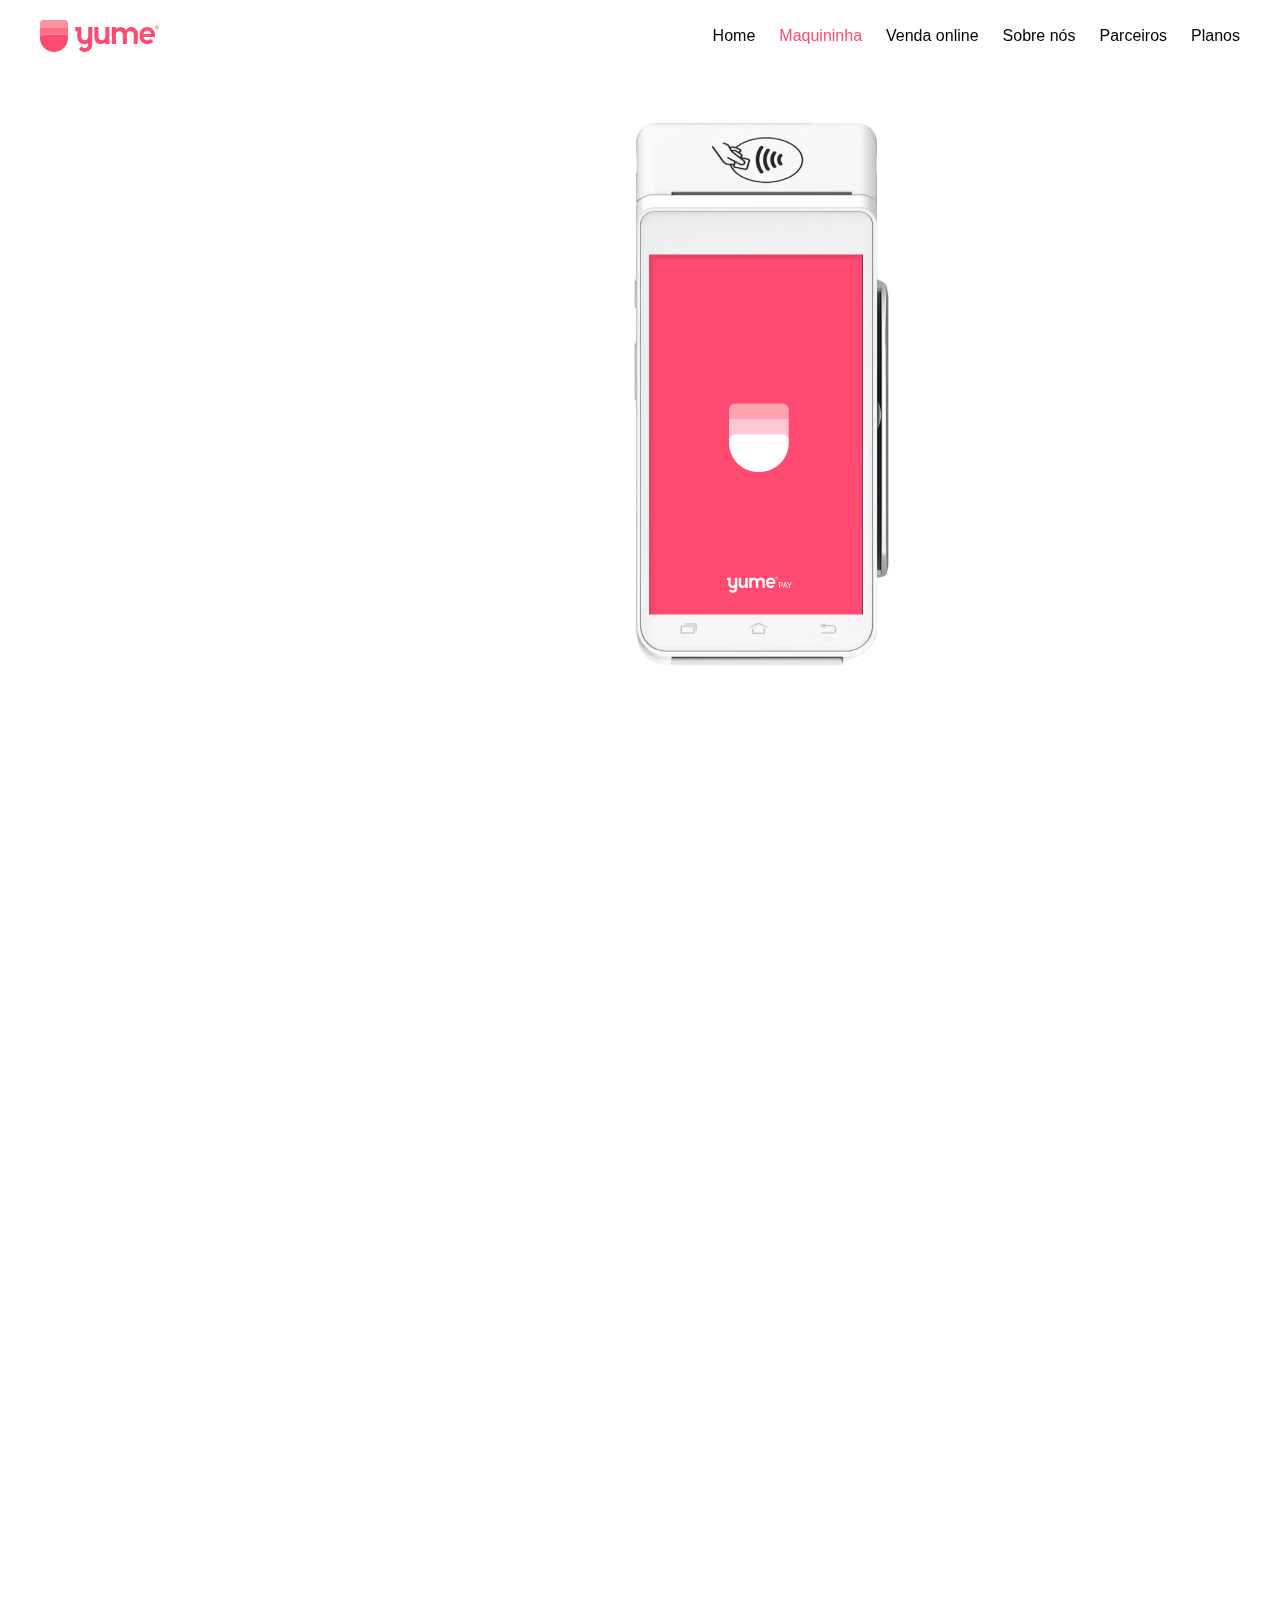
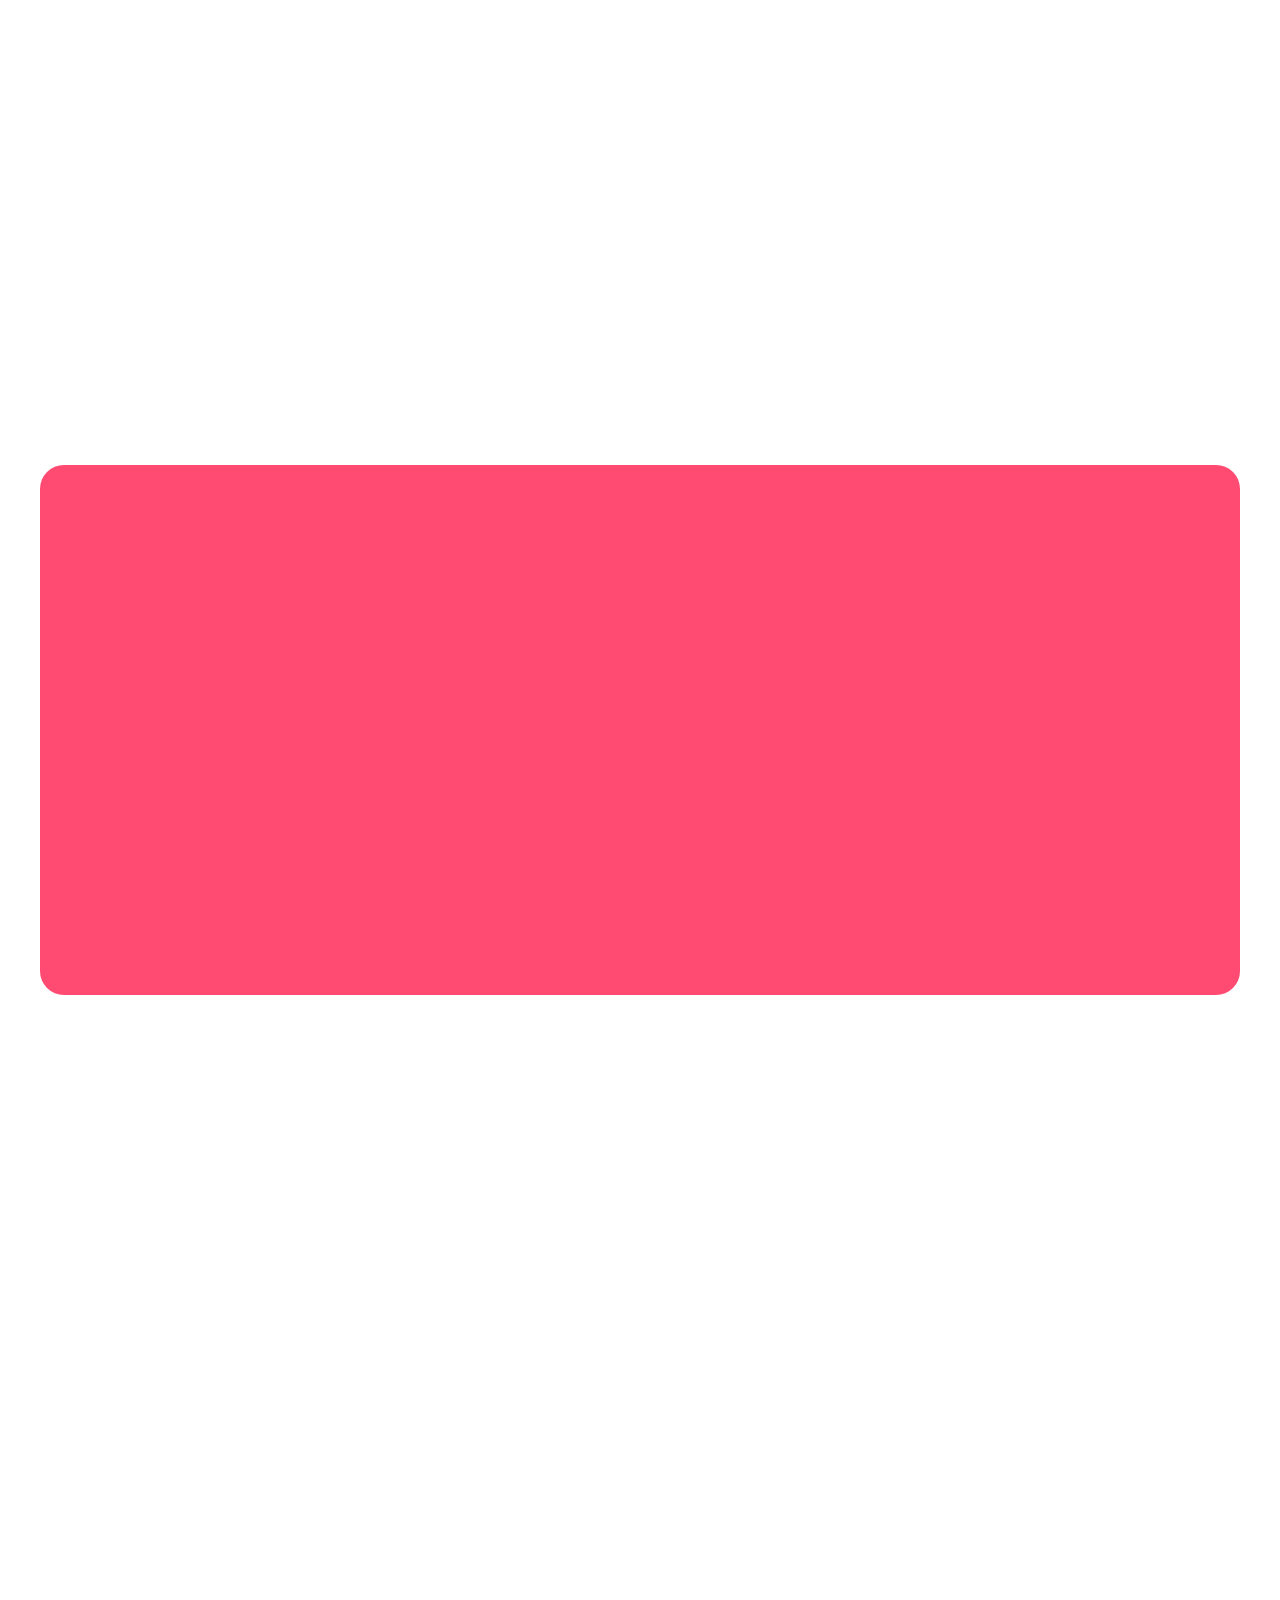
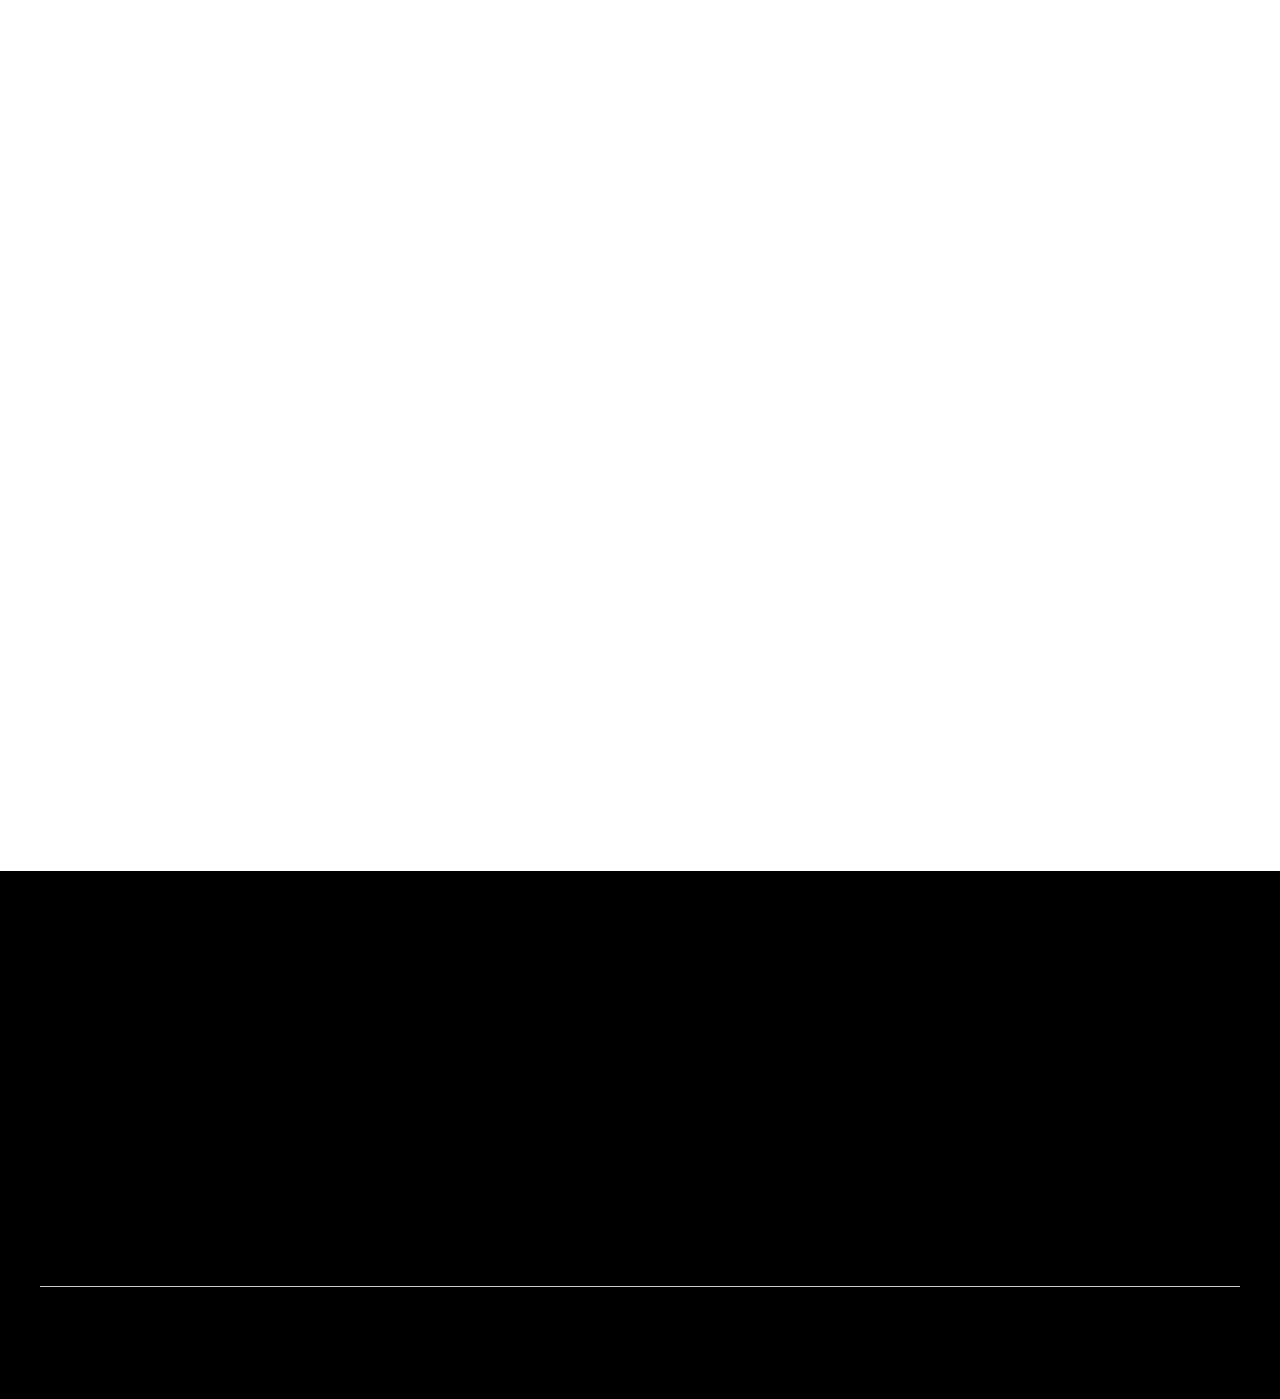
<file: maquininha.html>
<!DOCTYPE html>
<html lang="en">
<head>
  <meta charset="UTF-8">
  <meta name="viewport" content="width=device-width, initial-scale=1.0">
  <link rel="stylesheet" href="assets/styles/pages/maquininha/index.css">

  <link rel="icon" type="image/x-icon" href="assets/favicon/favicon.ico">
  <link rel="icon" type="image/png" sizes="32x32" href="assets/favicon/favicon-32x32.png">
  <link rel="icon" type="image/png" sizes="16x16" href="assets/favicon/favicon-16x16.png">
  <link rel="apple-touch-icon" sizes="180x180" href="assets/favicon/apple-touch-icon.png">
  <link rel="icon" sizes="192x192" href="assets/favicon/android-chrome-192x192.png">
  <link rel="icon" sizes="512x512" href="assets/favicon/android-chrome-512x512.png">

  <link
    rel="stylesheet"
    href="https://cdnjs.cloudflare.com/ajax/libs/animate.css/4.1.1/animate.min.css"
  />

  <title>Yume</title>
</head>
<body>
  <header>
    <div>
      <a href="index.html"><img src="/assets/imgs/logo.svg" alt="yume pro logo"></a>

      <button>
        <svg width="18" height="16" viewBox="0 0 18 16" fill="none" xmlns="http://www.w3.org/2000/svg">
        <path d="M0 0H18V2H0V0ZM0 7H18V9H0V7ZM0 14H18V16H0V14Z" fill="#1E1E1E"/>
        </svg>
      </button>
        
      <nav>
        <ul>
          <li>
            <a href='index.html'>Home</a>
          </li>
          <li>
            <a href='maquininha.html'>Maquininha</a>
          </li>
          <li>
            <a href='sellonline.html'>Venda online</a>
          </li>
          <li>
            <a href='aboutus.html'>Sobre nós</a>
          </li>
          <li>
            <a href='partners.html'>Parceiros</a>
          </li>
          <li>
            <a href='pricing.html'>Planos</a>
          </li>
          <!-- <li>
            <a href='/'>Blog</a>
          </li> -->
        </ul>
      </nav>

      <nav>
        <ul>
          <li>
            <a href='index.html'>Home</a>
          </li>
          <li>
            <a href='maquininha.html'>Maquininha</a>
          </li>
          <li>
            <a href='sellonline.html'>Venda online</a>
          </li>
          <li>
            <a href='aboutus.html'>Sobre nós</a>
          </li>
          <li>
            <a href='partners.html'>Parceiros</a>
          </li>
          <li>
            <a href='pricing.html'>Planos</a>
          </li>
          <!-- <li>
            <a href='/'>Blog</a>
          </li> -->
        </ul>
      </nav>
    
    </div>
  </header>
  <main>
    <section class="home_container">
      <div>
        <div>
          <strong>Pagamentos presenciais</strong>
          <h1>Por Que Nossas 
            Maquininhas 
            São a Escolha 
            Certa para 
            Seu Negócio?</h1>

          <p>No mundo acelerado dos negócios, oferecer uma experiência de pagamento rápida, segura e eficiente é essencial para conquistar e fidelizar clientes.</p>

          <button>Impulsione seu negócio</button>
        </div>

        <img src="assets/imgs/maquininha-photo.png" alt="maquininha yume">

        <ul>
          <li>
            <span>+147</span>
            <p>Clientes prosperando 
              através de nossas 
              soluções financeiras</p>
            </li>
          <li>
            <span>+500</span>
            <p>Maquininhas em uso, acelerando transações 
              de nossos clientes</p>
            </li>
          <li>
            <span>+4</span>
            <p>Anos liderando a o mercado de solução financeiras</p>
          </li>
        </ul>
      </div>
    </section>
    <section class="benefits_container">
      <div>
        <ul>
          <li>
            <svg width="64" height="64" viewBox="0 0 64 64" fill="none" xmlns="http://www.w3.org/2000/svg">
              <rect width="64" height="64" rx="32" fill="#FF4A71" fill-opacity="0.3"/>
              <path d="M32 39.8262V29.8262" stroke="#FF4A71" stroke-width="4" stroke-linecap="round" stroke-linejoin="round"/>
              <path d="M26 39.8262V23.8262" stroke="#FF4A71" stroke-width="4" stroke-linecap="round" stroke-linejoin="round"/>
              <path d="M38 39.8262V35.8262" stroke="#FF4A71" stroke-width="4" stroke-linecap="round" stroke-linejoin="round"/>
              </svg>              
              
            <div>
              <span>Taxas Competitivas</span>
              <small>Garantindo que você maximize suas margens 
                em cada venda.</small>
            </div>
          </li>

          <li>
            <svg width="64" height="64" viewBox="0 0 64 64" fill="none" xmlns="http://www.w3.org/2000/svg">
              <rect width="64" height="64" rx="32" fill="#FF4A71" fill-opacity="0.3"/>
              <path d="M41 27.8262C42.1046 27.8262 43 28.7216 43 29.8262V33.8262C43 34.9308 42.1046 35.8262 41 35.8262H39.9381C39.446 39.7725 36.0796 42.8262 32 42.8262V40.8262C35.3137 40.8262 38 38.1399 38 34.8262V28.8262C38 25.5125 35.3137 22.8262 32 22.8262C28.6863 22.8262 26 25.5125 26 28.8262V35.8262H23C21.8954 35.8262 21 34.9308 21 33.8262V29.8262C21 28.7216 21.8954 27.8262 23 27.8262H24.0619C24.554 23.8799 27.9204 20.8262 32 20.8262C36.0796 20.8262 39.446 23.8799 39.9381 27.8262H41ZM27.7594 35.6111L28.8196 33.9149C29.7416 34.4924 30.8318 34.8262 32 34.8262C33.1682 34.8262 34.2584 34.4924 35.1804 33.9149L36.2406 35.6111C35.0112 36.3811 33.5576 36.8262 32 36.8262C30.4424 36.8262 28.9888 36.3811 27.7594 35.6111Z" fill="#FF4A71"/>
              </svg>
              
              
            <div>
              <span>Suporte Rápido</span>
              <small>Não pare de vender com nosso suporte disponível pra qualquer problema 24/7.</small>
            </div>
          </li>
          
          <li>
            <svg width="64" height="64" viewBox="0 0 64 64" fill="none" xmlns="http://www.w3.org/2000/svg">
              <rect width="64" height="64" rx="32" fill="#FF4A71" fill-opacity="0.3"/>
              <g clip-path="url(#clip0_111_6204)">
              <path d="M40.2006 30.9586L34.259 30.1235L35.6507 20.2208L23.7996 32.6929L29.7412 33.5279L28.3495 43.4306L40.2006 30.9586Z" fill="#FF4A71"/>
              </g>
              <defs>
              <clipPath id="clip0_111_6204">
              <rect width="24" height="24" fill="white" transform="translate(20 19.8262)"/>
              </clipPath>
              </defs>
              </svg>
              
              
            <div>
              <span>Tecnologia Avançada</span>
              <small>Nossas maquininhas com tecnologia de ponta possuem transações rápidas e seguras.</small>
            </div>
          </li>

          <li>
            <svg width="64" height="64" viewBox="0 0 64 64" fill="none" xmlns="http://www.w3.org/2000/svg">
              <rect width="64" height="64" rx="32" fill="#FF4A71" fill-opacity="0.3"/>
              <path d="M29 37.8262H24V29.8262H29V37.8262ZM35 37.8262H30V25.8262H35V37.8262ZM41 37.8262H36V21.8262H41V37.8262ZM42 41.8262H23V39.8262H42V41.8262Z" fill="#FF4A71"/>
              </svg>
              
              
            <div>
              <span>Relatórios Detalhados</span>
              <small>Gere insights valiosos pro seu negócio com os nossos relatórios detalhados.</small>
            </div>
          </li>
        </ul>
      </div>
    </section>
    <section class="testimonials_container">
      <div>
        <div>
          <strong>Parceria & Compromisso</strong>
          <h2> O que nossos <br /> parceiros dizem</h2>
        </div>

        <ul>
          <li>
            <p>"Implementar a plataforma da Yume foi um divisor de águas para nosso negócio. Conseguimos entrar no mercado rapidamente e oferecer um serviço de qualidade aos nossos clientes, tudo isso sem os altos custos e a complexidade de desenvolvimento interno."</p>
            <span>João Silva - CEO da FinCorp</span>
          </li>
          <li>
            <p>"Estamos muito satisfeitos com a escolha da plataforma de pagamento white label da Yume. Ela nos permitiu oferecer soluções financeiras de ponta aos nossos clientes, com uma integração suave e sem preocupações com a complexidade técnica."</p>
            <span>Eduardo Santos - Diretor da TechFin </span>
          </li>
          <li>
            <p>"A decisão de usar a Yume foi um grande impulsionador para nosso crescimento. Com ela, conseguimos lançar novos serviços com rapidez e eficiência, garantindo uma experiência de pagamento segura e confiável para nossos clientes."</p>
            <span>Pedro Almeida - CTO da FinSafe</span>
          </li>
        </ul>
        
       <!--  <small class="to-animate">Empresas transformadas por nossa parceria</small>

        <ul>
          <svg width="155" height="42" viewBox="0 0 155 42" fill="none" xmlns="http://www.w3.org/2000/svg">
            <path d="M0.409091 41V0.272726H4.12784V37.6591H23.5369V41H0.409091ZM43.0455 41.6364C40.4072 41.6364 38.0739 40.9669 36.0455 39.6278C34.0303 38.2888 32.4527 36.4394 31.3125 34.0795C30.1723 31.7064 29.6023 28.9687 29.6023 25.8665C29.6023 22.7377 30.1723 19.9867 31.3125 17.6136C32.4527 15.2273 34.0303 13.3712 36.0455 12.0455C38.0739 10.7064 40.4072 10.0369 43.0455 10.0369C45.6837 10.0369 48.0104 10.7064 50.0256 12.0455C52.0407 13.3845 53.6184 15.2405 54.7585 17.6136C55.9119 19.9867 56.4886 22.7377 56.4886 25.8665C56.4886 28.9687 55.9186 31.7064 54.7784 34.0795C53.6383 36.4394 52.054 38.2888 50.0256 39.6278C48.0104 40.9669 45.6837 41.6364 43.0455 41.6364ZM43.0455 38.3949C45.1667 38.3949 46.9631 37.8248 48.4347 36.6847C49.9063 35.5445 51.0199 34.0265 51.7756 32.1307C52.5445 30.2348 52.929 28.1468 52.929 25.8665C52.929 23.5862 52.5445 21.4915 51.7756 19.5824C51.0199 17.6733 49.9063 16.142 48.4347 14.9886C46.9631 13.8352 45.1667 13.2585 43.0455 13.2585C40.9375 13.2585 39.1411 13.8352 37.6562 14.9886C36.1847 16.142 35.0644 17.6733 34.2955 19.5824C33.5398 21.4915 33.1619 23.5862 33.1619 25.8665C33.1619 28.1468 33.5398 30.2348 34.2955 32.1307C35.0644 34.0265 36.1847 35.5445 37.6562 36.6847C39.1278 37.8248 40.9242 38.3949 43.0455 38.3949ZM64.2592 41V10.4545H67.6996V15.1477H67.9581C68.5679 13.6098 69.6286 12.3703 71.1399 11.429C72.6645 10.4744 74.388 9.99716 76.3104 9.99716C76.602 9.99716 76.9268 10.0038 77.2848 10.017C77.6428 10.0303 77.9411 10.0436 78.1797 10.0568V13.6562C78.0206 13.6297 77.7422 13.59 77.3445 13.5369C76.9467 13.4839 76.5159 13.4574 76.0518 13.4574C74.4609 13.4574 73.0424 13.7955 71.7962 14.4716C70.5632 15.1345 69.5888 16.0559 68.8729 17.2358C68.157 18.4157 67.799 19.7614 67.799 21.2727V41H64.2592ZM95.6399 41.6364C92.7895 41.6364 90.3236 40.9735 88.2422 39.6477C86.1607 38.3087 84.55 36.4593 83.4098 34.0994C82.2829 31.7263 81.7195 28.9953 81.7195 25.9062C81.7195 22.8305 82.2829 20.0994 83.4098 17.7131C84.55 15.3134 86.121 13.4375 88.1229 12.0852C90.138 10.7197 92.4647 10.0369 95.103 10.0369C96.7602 10.0369 98.3577 10.3419 99.8956 10.9517C101.433 11.5483 102.812 12.4697 104.032 13.7159C105.265 14.9489 106.239 16.5066 106.955 18.3892C107.671 20.2585 108.029 22.4725 108.029 25.0312V26.7812H84.1655V23.6591H104.41C104.41 21.697 104.012 19.9337 103.217 18.3693C102.434 16.7917 101.341 15.5455 99.9354 14.6307C98.5433 13.7159 96.9325 13.2585 95.103 13.2585C93.1674 13.2585 91.4638 13.7756 89.9922 14.8097C88.5206 15.8437 87.3672 17.2093 86.532 18.9062C85.71 20.6032 85.2924 22.4593 85.2791 24.4744V26.3438C85.2791 28.7699 85.6967 30.8911 86.532 32.7074C87.3804 34.5104 88.5803 35.9091 90.1314 36.9034C91.6825 37.8977 93.5187 38.3949 95.6399 38.3949C97.085 38.3949 98.3511 38.1695 99.4382 37.7188C100.539 37.268 101.46 36.6648 102.202 35.9091C102.958 35.1402 103.528 34.2983 103.913 33.3835L107.273 34.4773C106.809 35.7633 106.047 36.9498 104.987 38.0369C103.939 39.1241 102.627 39.9991 101.049 40.6619C99.4846 41.3116 97.6816 41.6364 95.6399 41.6364ZM115.83 41V10.4545H119.27V15.1477H119.588C120.198 13.5701 121.212 12.3305 122.631 11.429C124.063 10.5142 125.779 10.0568 127.781 10.0568C129.889 10.0568 131.619 10.554 132.972 11.5483C134.337 12.5294 135.358 13.8816 136.034 15.6051H136.293C136.982 13.9081 138.102 12.5625 139.653 11.5682C141.218 10.5606 143.114 10.0568 145.341 10.0568C148.178 10.0568 150.419 10.9517 152.062 12.7415C153.706 14.518 154.528 17.1165 154.528 20.5369V41H150.989V20.5369C150.989 18.1241 150.372 16.3144 149.139 15.108C147.906 13.9015 146.282 13.2983 144.267 13.2983C141.934 13.2983 140.137 14.0142 138.878 15.446C137.618 16.8778 136.989 18.6941 136.989 20.8949V41H133.369V20.2188C133.369 18.1506 132.793 16.4801 131.639 15.2074C130.486 13.9347 128.862 13.2983 126.767 13.2983C125.362 13.2983 124.096 13.643 122.969 14.3324C121.855 15.0218 120.973 15.983 120.324 17.2159C119.688 18.4356 119.369 19.8409 119.369 21.4318V41H115.83Z" fill="#1E1E1E" fill-opacity="0.4"/>
            </svg>
            
          <svg width="159" height="55" viewBox="0 0 159 55" fill="none" xmlns="http://www.w3.org/2000/svg">
            <path d="M1.19886 43V12.4545H8.39773V43H1.19886ZM4.81818 8.11932C3.67803 8.11932 2.69697 7.74148 1.875 6.98579C1.05303 6.21685 0.642046 5.29545 0.642046 4.22159C0.642046 3.13447 1.05303 2.21307 1.875 1.45738C2.69697 0.688445 3.67803 0.303976 4.81818 0.303976C5.97159 0.303976 6.95265 0.688445 7.76136 1.45738C8.58333 2.21307 8.99432 3.13447 8.99432 4.22159C8.99432 5.29545 8.58333 6.21685 7.76136 6.98579C6.95265 7.74148 5.97159 8.11932 4.81818 8.11932ZM15.8004 54.4545V12.4545H22.88V17.5057H23.2976C23.6688 16.7633 24.1925 15.9744 24.8686 15.1392C25.5447 14.2907 26.4595 13.5682 27.6129 12.9716C28.7663 12.3617 30.2379 12.0568 32.0277 12.0568C34.3875 12.0568 36.5154 12.66 38.4112 13.8665C40.3203 15.0597 41.8317 16.8295 42.9453 19.1761C44.0722 21.5095 44.6357 24.3731 44.6357 27.767C44.6357 31.1212 44.0855 33.9716 42.9851 36.3182C41.8847 38.6648 40.3866 40.4545 38.4908 41.6875C36.5949 42.9205 34.4472 43.5369 32.0476 43.5369C30.2976 43.5369 28.8459 43.2453 27.6925 42.6619C26.5391 42.0786 25.611 41.3759 24.9084 40.554C24.219 39.7187 23.6821 38.9299 23.2976 38.1875H22.9993V54.4545H15.8004ZM22.8601 27.7273C22.8601 29.7027 23.1385 31.4328 23.6953 32.9176C24.2654 34.4025 25.0807 35.5625 26.1413 36.3977C27.2152 37.2197 28.5144 37.6307 30.0391 37.6307C31.63 37.6307 32.9624 37.2064 34.0362 36.358C35.1101 35.4962 35.9188 34.3229 36.4624 32.8381C37.0192 31.34 37.2976 29.6364 37.2976 27.7273C37.2976 25.8314 37.0258 24.1477 36.4822 22.6761C35.9387 21.2045 35.13 20.0511 34.0561 19.2159C32.9822 18.3807 31.6432 17.9631 30.0391 17.9631C28.5012 17.9631 27.1953 18.3674 26.1214 19.1761C25.0476 19.9848 24.2322 21.1184 23.6754 22.5767C23.1319 24.035 22.8601 25.7519 22.8601 27.7273ZM74.9425 20.5284L68.38 21.2443C68.1944 20.5814 67.8696 19.9583 67.4055 19.375C66.9548 18.7917 66.3449 18.321 65.576 17.9631C64.8071 17.6051 63.8658 17.4261 62.7521 17.4261C61.254 17.4261 59.9946 17.7509 58.9737 18.4006C57.9661 19.0502 57.469 19.892 57.4822 20.9261C57.469 21.8144 57.7938 22.5369 58.4567 23.0938C59.1328 23.6506 60.2464 24.108 61.7976 24.4659L67.0078 25.5795C69.898 26.2027 72.0457 27.1903 73.451 28.5426C74.8696 29.8949 75.5855 31.6648 75.5987 33.8523C75.5855 35.7746 75.022 37.4716 73.9084 38.9432C72.808 40.4015 71.2768 41.5417 69.3146 42.3636C67.3525 43.1856 65.0987 43.5966 62.5533 43.5966C58.8146 43.5966 55.8052 42.8144 53.5249 41.25C51.2446 39.6723 49.8857 37.4782 49.4482 34.6676L56.468 33.9915C56.7862 35.3703 57.4624 36.411 58.4964 37.1136C59.5305 37.8163 60.8762 38.1676 62.5334 38.1676C64.2436 38.1676 65.6158 37.8163 66.6499 37.1136C67.6972 36.411 68.2209 35.5426 68.2209 34.5085C68.2209 33.6335 67.8828 32.911 67.2067 32.3409C66.5438 31.7708 65.5097 31.3333 64.1044 31.0284L58.8942 29.9347C55.9643 29.3248 53.7966 28.2973 52.3913 26.8523C50.986 25.3939 50.29 23.5511 50.3033 21.3239C50.29 19.4413 50.8004 17.8106 51.8345 16.4318C52.8819 15.0398 54.3336 13.9659 56.1896 13.2102C58.0589 12.4413 60.2133 12.0568 62.6527 12.0568C66.2322 12.0568 69.0495 12.8191 71.1044 14.3438C73.1726 15.8684 74.4519 17.9299 74.9425 20.5284ZM101.004 30.1534V12.4545H108.202V43H101.222V37.571H100.904C100.215 39.2812 99.0812 40.6799 97.5036 41.767C95.9392 42.8542 94.0102 43.3977 91.7166 43.3977C89.7147 43.3977 87.9448 42.9536 86.407 42.0653C84.8823 41.1638 83.6892 39.858 82.8274 38.1477C81.9657 36.4242 81.5348 34.3428 81.5348 31.9034V12.4545H88.7337V30.7898C88.7337 32.7254 89.264 34.2633 90.3246 35.4034C91.3852 36.5436 92.7772 37.1136 94.5007 37.1136C95.5613 37.1136 96.5888 36.8551 97.5831 36.3381C98.5774 35.821 99.3928 35.0521 100.029 34.0312C100.679 32.9972 101.004 31.7045 101.004 30.1534ZM115.605 43V12.4545H122.486V17.6449H122.844C123.48 15.8949 124.534 14.5294 126.006 13.5483C127.477 12.554 129.234 12.0568 131.276 12.0568C133.344 12.0568 135.087 12.5606 136.506 13.5682C137.938 14.5625 138.945 15.9214 139.528 17.6449H139.847C140.523 15.9479 141.663 14.5956 143.267 13.5881C144.884 12.5672 146.8 12.0568 149.014 12.0568C151.825 12.0568 154.118 12.9451 155.895 14.7216C157.671 16.4981 158.56 19.09 158.56 22.4972V43H151.341V23.6108C151.341 21.715 150.837 20.3295 149.83 19.4545C148.822 18.5663 147.589 18.1222 146.131 18.1222C144.394 18.1222 143.035 18.6657 142.054 19.7528C141.086 20.8267 140.602 22.2254 140.602 23.9489V43H133.543V23.3125C133.543 21.7348 133.065 20.4754 132.111 19.5341C131.17 18.5928 129.937 18.1222 128.412 18.1222C127.378 18.1222 126.437 18.3873 125.588 18.9176C124.74 19.4347 124.063 20.1705 123.56 21.125C123.056 22.0663 122.804 23.1667 122.804 24.4261V43H115.605Z" fill="#1E1E1E" fill-opacity="0.4"/>
            </svg> 

          <svg width="133" height="42" viewBox="0 0 133 42" fill="none" xmlns="http://www.w3.org/2000/svg">
            <path d="M13.8295 41.6364C11.2841 41.6364 9.03693 40.9934 7.08807 39.7074C5.1392 38.4081 3.61458 36.5786 2.5142 34.2188C1.41383 31.8456 0.863637 29.0417 0.863637 25.8068C0.863637 22.5985 1.41383 19.8144 2.5142 17.4545C3.61458 15.0947 5.14583 13.2718 7.10795 11.9858C9.07008 10.6998 11.3371 10.0568 13.9091 10.0568C15.8977 10.0568 17.4688 10.3883 18.6222 11.0511C19.7888 11.7008 20.6771 12.4432 21.2869 13.2784C21.91 14.1004 22.3939 14.7765 22.7386 15.3068H23.1364V0.272726H27.8295V41H23.2955V36.3068H22.7386C22.3939 36.8636 21.9034 37.5663 21.267 38.4148C20.6307 39.25 19.7225 39.9991 18.5426 40.6619C17.3627 41.3116 15.7917 41.6364 13.8295 41.6364ZM14.4659 37.4205C16.3485 37.4205 17.9394 36.9299 19.2386 35.9489C20.5379 34.9545 21.5256 33.5824 22.2017 31.8324C22.8778 30.0691 23.2159 28.0341 23.2159 25.7273C23.2159 23.447 22.8845 21.4517 22.2216 19.7415C21.5587 18.018 20.5777 16.679 19.2784 15.7244C17.9792 14.7566 16.375 14.2727 14.4659 14.2727C12.4773 14.2727 10.8201 14.7831 9.49432 15.804C8.18182 16.8116 7.19413 18.1837 6.53125 19.9205C5.88163 21.6439 5.55682 23.5795 5.55682 25.7273C5.55682 27.9015 5.88826 29.8769 6.55114 31.6534C7.22727 33.4167 8.22159 34.822 9.53409 35.8693C10.8598 36.9034 12.5038 37.4205 14.4659 37.4205ZM49.4858 41.6364C46.7282 41.6364 44.3087 40.9801 42.2273 39.6676C40.1591 38.3551 38.5417 36.5189 37.375 34.1591C36.2216 31.7992 35.6449 29.0417 35.6449 25.8864C35.6449 22.7045 36.2216 19.9271 37.375 17.554C38.5417 15.1809 40.1591 13.3381 42.2273 12.0256C44.3087 10.7131 46.7282 10.0568 49.4858 10.0568C52.2434 10.0568 54.6563 10.7131 56.7244 12.0256C58.8059 13.3381 60.4233 15.1809 61.5767 17.554C62.7434 19.9271 63.3267 22.7045 63.3267 25.8864C63.3267 29.0417 62.7434 31.7992 61.5767 34.1591C60.4233 36.5189 58.8059 38.3551 56.7244 39.6676C54.6563 40.9801 52.2434 41.6364 49.4858 41.6364ZM49.4858 37.4205C51.5805 37.4205 53.304 36.8835 54.6562 35.8097C56.0085 34.7358 57.0095 33.3239 57.6591 31.5739C58.3087 29.8239 58.6335 27.928 58.6335 25.8864C58.6335 23.8447 58.3087 21.9422 57.6591 20.179C57.0095 18.4157 56.0085 16.9905 54.6562 15.9034C53.304 14.8163 51.5805 14.2727 49.4858 14.2727C47.3911 14.2727 45.6676 14.8163 44.3153 15.9034C42.9631 16.9905 41.9621 18.4157 41.3125 20.179C40.6629 21.9422 40.3381 23.8447 40.3381 25.8864C40.3381 27.928 40.6629 29.8239 41.3125 31.5739C41.9621 33.3239 42.9631 34.7358 44.3153 35.8097C45.6676 36.8835 47.3911 37.4205 49.4858 37.4205ZM75.1839 0.272726V41H70.4908V0.272726H75.1839ZM96.1889 41.6364C93.4313 41.6364 91.0118 40.9801 88.9304 39.6676C86.8622 38.3551 85.2448 36.5189 84.0781 34.1591C82.9247 31.7992 82.348 29.0417 82.348 25.8864C82.348 22.7045 82.9247 19.9271 84.0781 17.554C85.2448 15.1809 86.8622 13.3381 88.9304 12.0256C91.0118 10.7131 93.4313 10.0568 96.1889 10.0568C98.9465 10.0568 101.359 10.7131 103.428 12.0256C105.509 13.3381 107.126 15.1809 108.28 17.554C109.446 19.9271 110.03 22.7045 110.03 25.8864C110.03 29.0417 109.446 31.7992 108.28 34.1591C107.126 36.5189 105.509 38.3551 103.428 39.6676C101.359 40.9801 98.9465 41.6364 96.1889 41.6364ZM96.1889 37.4205C98.2836 37.4205 100.007 36.8835 101.359 35.8097C102.712 34.7358 103.713 33.3239 104.362 31.5739C105.012 29.8239 105.337 27.928 105.337 25.8864C105.337 23.8447 105.012 21.9422 104.362 20.179C103.713 18.4157 102.712 16.9905 101.359 15.9034C100.007 14.8163 98.2836 14.2727 96.1889 14.2727C94.0942 14.2727 92.3707 14.8163 91.0185 15.9034C89.6662 16.9905 88.6652 18.4157 88.0156 20.179C87.366 21.9422 87.0412 23.8447 87.0412 25.8864C87.0412 27.928 87.366 29.8239 88.0156 31.5739C88.6652 33.3239 89.6662 34.7358 91.0185 35.8097C92.3707 36.8835 94.0942 37.4205 96.1889 37.4205ZM117.194 41V10.4545H121.728V15.0682H122.046C122.603 13.5568 123.611 12.3305 125.069 11.3892C126.527 10.4479 128.171 9.97727 130.001 9.97727C130.345 9.97727 130.776 9.9839 131.293 9.99716C131.81 10.0104 132.201 10.0303 132.467 10.0568V14.8295C132.308 14.7898 131.943 14.7301 131.373 14.6506C130.816 14.5578 130.226 14.5114 129.603 14.5114C128.118 14.5114 126.792 14.8229 125.626 15.446C124.472 16.0559 123.558 16.9044 122.881 17.9915C122.219 19.0653 121.887 20.2917 121.887 21.6705V41H117.194Z" fill="#1E1E1E" fill-opacity="0.4"/>
            </svg>

          <svg width="56" height="41" viewBox="0 0 56 41" fill="none" xmlns="http://www.w3.org/2000/svg">
          <path d="M21.9403 16.0369L19.6932 16.6335C19.3352 15.5199 18.8248 14.5587 18.1619 13.75C17.4991 12.9413 16.6638 12.3182 15.6562 11.8807C14.6619 11.4299 13.4688 11.2045 12.0767 11.2045C9.83617 11.2045 8 11.7614 6.56818 12.875C5.14962 13.9886 4.44034 15.4403 4.44034 17.2301C4.44034 18.6884 4.92424 19.8949 5.89205 20.8494C6.85985 21.7907 8.33807 22.5066 10.3267 22.9972L15.0199 24.1705C17.4328 24.767 19.2491 25.7348 20.4688 27.0739C21.6884 28.3996 22.2983 30.0502 22.2983 32.0256C22.2983 33.7093 21.8409 35.2008 20.9261 36.5C20.0114 37.7992 18.7453 38.8134 17.1278 39.5426C15.5237 40.2718 13.6544 40.6364 11.5199 40.6364C8.66951 40.6364 6.32955 39.9735 4.5 38.6477C2.67045 37.3087 1.49716 35.393 0.980114 32.9006L3.30682 32.304C3.74432 34.2926 4.65246 35.8106 6.03125 36.858C7.4233 37.892 9.24621 38.4091 11.5 38.4091C13.9924 38.4091 16.0009 37.8191 17.5256 36.6392C19.0634 35.4593 19.8324 33.9479 19.8324 32.1051C19.8324 30.6998 19.3816 29.5133 18.4801 28.5455C17.5786 27.5777 16.2131 26.8684 14.3835 26.4176L9.51136 25.2244C7.01894 24.6146 5.14962 23.6402 3.90341 22.3011C2.6572 20.9489 2.03409 19.285 2.03409 17.3097C2.03409 15.6657 2.46496 14.2206 3.3267 12.9744C4.18845 11.7282 5.375 10.7538 6.88636 10.0511C8.39773 9.34848 10.1278 8.99716 12.0767 8.99716C14.6619 8.99716 16.7699 9.60701 18.4006 10.8267C20.0313 12.0464 21.2112 13.7831 21.9403 16.0369ZM30.8146 40V9.45454H33.2209V40H30.8146ZM32.0277 4.04545C31.4974 4.04545 31.0334 3.85985 30.6357 3.48863C30.2512 3.11742 30.0589 2.66667 30.0589 2.13636C30.0589 1.60606 30.2512 1.1553 30.6357 0.784089C31.0201 0.412877 31.4841 0.227271 32.0277 0.227271C32.558 0.227271 33.0154 0.412877 33.3999 0.784089C33.7976 1.1553 33.9964 1.60606 33.9964 2.13636C33.9964 2.66667 33.8042 3.11742 33.4197 3.48863C33.0353 3.85985 32.5713 4.04545 32.0277 4.04545ZM54.1811 9.45454V11.6222H40.8374V9.45454H54.1811ZM45.3516 2.13636H47.7578V32.7812C47.7578 34.0275 47.9964 35.0483 48.4737 35.8438C48.9643 36.6259 49.6006 37.2093 50.3828 37.5938C51.1783 37.965 52.0268 38.1506 52.9283 38.1506C53.3658 38.1506 53.7436 38.1174 54.0618 38.0511C54.3932 37.9848 54.7048 37.8987 54.9964 37.7926L55.593 40C55.2218 40.1326 54.8108 40.2453 54.3601 40.3381C53.9093 40.4441 53.379 40.4972 52.7692 40.4972C51.4964 40.4972 50.29 40.2121 49.1499 39.642C48.023 39.072 47.1082 38.2434 46.4055 37.1562C45.7029 36.0691 45.3516 34.7566 45.3516 33.2188V2.13636Z" fill="#1E1E1E" fill-opacity="0.4"/>
          </svg>

          <svg width="137" height="39" viewBox="0 0 137 39" fill="none" xmlns="http://www.w3.org/2000/svg">
          <path d="M11.0909 38.5767C9.14205 38.5767 7.4053 38.2386 5.88068 37.5625C4.35606 36.8731 3.14962 35.8589 2.26136 34.5199C1.38636 33.1676 0.948864 31.4839 0.948864 29.4688C0.948864 27.7718 1.26042 26.3466 1.88352 25.1932C2.50663 24.0398 3.35511 23.1117 4.42898 22.4091C5.50284 21.7064 6.72254 21.1761 8.08807 20.8182C9.46686 20.4602 10.9119 20.2083 12.4233 20.0625C14.1998 19.8769 15.6316 19.7045 16.7188 19.5455C17.8059 19.3731 18.5947 19.1212 19.0852 18.7898C19.5758 18.4583 19.821 17.9678 19.821 17.3182V17.1989C19.821 15.9394 19.4233 14.965 18.6278 14.2756C17.8456 13.5862 16.732 13.2415 15.2869 13.2415C13.7623 13.2415 12.5492 13.5795 11.6477 14.2557C10.7462 14.9186 10.1496 15.7538 9.85795 16.7614L2.02273 16.125C2.42045 14.2689 3.20265 12.6648 4.36932 11.3125C5.53599 9.94697 7.04072 8.89962 8.88352 8.17045C10.7396 7.42803 12.8873 7.05682 15.3267 7.05682C17.0237 7.05682 18.6477 7.25568 20.1989 7.65341C21.7633 8.05114 23.1487 8.66761 24.3551 9.50284C25.5748 10.3381 26.536 11.4119 27.2386 12.7244C27.9413 14.0237 28.2926 15.5814 28.2926 17.3977V38H20.2585V33.7642H20.0199C19.5294 34.7188 18.8731 35.5606 18.0511 36.2898C17.2292 37.0057 16.2415 37.5691 15.0881 37.9801C13.9347 38.3778 12.6023 38.5767 11.0909 38.5767ZM13.517 32.7301C14.7633 32.7301 15.8636 32.4848 16.8182 31.9943C17.7727 31.4905 18.5218 30.8144 19.0653 29.9659C19.6089 29.1174 19.8807 28.1562 19.8807 27.0824V23.8409C19.6155 24.0133 19.2509 24.1723 18.7869 24.3182C18.3362 24.4508 17.8258 24.5767 17.2557 24.696C16.6856 24.8021 16.1155 24.9015 15.5455 24.9943C14.9754 25.0739 14.4583 25.1468 13.9943 25.2131C13 25.3589 12.1316 25.5909 11.3892 25.9091C10.6468 26.2273 10.0701 26.6581 9.65909 27.2017C9.24811 27.732 9.04261 28.3949 9.04261 29.1903C9.04261 30.3438 9.46023 31.2254 10.2955 31.8352C11.1439 32.4318 12.2178 32.7301 13.517 32.7301ZM34.8651 38V7.45454H42.9389V12.8438H43.2969C43.9332 11.054 44.9938 9.64204 46.4787 8.60795C47.9635 7.57386 49.7401 7.05682 51.8082 7.05682C53.9029 7.05682 55.6861 7.58049 57.1577 8.62784C58.6293 9.66193 59.6103 11.0672 60.1009 12.8438H60.419C61.0421 11.0938 62.169 9.69508 63.7997 8.64773C65.4437 7.58712 67.3859 7.05682 69.6264 7.05682C72.4768 7.05682 74.7902 7.96496 76.5668 9.78125C78.3565 11.5843 79.2514 14.143 79.2514 17.4574V38H70.7997V19.1278C70.7997 17.4309 70.349 16.1581 69.4474 15.3097C68.5459 14.4612 67.419 14.0369 66.0668 14.0369C64.5289 14.0369 63.3291 14.5275 62.4673 15.5085C61.6056 16.4763 61.1747 17.7557 61.1747 19.3466V38H52.9616V18.9489C52.9616 17.4508 52.5308 16.2576 51.669 15.3693C50.8206 14.4811 49.7003 14.0369 48.3082 14.0369C47.367 14.0369 46.5185 14.2756 45.7628 14.7528C45.0204 15.2169 44.4304 15.8731 43.9929 16.7216C43.5554 17.5568 43.3366 18.5379 43.3366 19.6648V38H34.8651ZM99.8636 38.5966C96.7216 38.5966 94.017 37.9602 91.75 36.6875C89.4962 35.4015 87.7595 33.5852 86.5398 31.2386C85.3201 28.8788 84.7102 26.0881 84.7102 22.8665C84.7102 19.7244 85.3201 16.9669 86.5398 14.5938C87.7595 12.2206 89.4763 10.3712 91.6903 9.04545C93.9176 7.7197 96.5294 7.05682 99.5256 7.05682C101.541 7.05682 103.417 7.38163 105.153 8.03125C106.903 8.66761 108.428 9.62879 109.727 10.9148C111.04 12.2008 112.061 13.8182 112.79 15.767C113.519 17.7027 113.884 19.9697 113.884 22.5682V24.8949H88.0909V19.6449H105.909C105.909 18.4252 105.644 17.3447 105.114 16.4034C104.583 15.4621 103.848 14.7263 102.906 14.196C101.978 13.6525 100.898 13.3807 99.6648 13.3807C98.3788 13.3807 97.2386 13.679 96.2443 14.2756C95.2633 14.8589 94.4943 15.6477 93.9375 16.642C93.3807 17.6231 93.0956 18.7169 93.0824 19.9233V24.9148C93.0824 26.4261 93.3608 27.732 93.9176 28.8324C94.4877 29.9328 95.2898 30.7812 96.3239 31.3778C97.358 31.9744 98.5843 32.2727 100.003 32.2727C100.944 32.2727 101.806 32.1402 102.588 31.875C103.37 31.6098 104.04 31.2121 104.597 30.6818C105.153 30.1515 105.578 29.5019 105.869 28.733L113.705 29.25C113.307 31.1326 112.491 32.7765 111.259 34.1818C110.039 35.5739 108.461 36.661 106.526 37.4432C104.603 38.2121 102.383 38.5966 99.8636 38.5966ZM135.659 7.45454V13.8182H117.264V7.45454H135.659ZM121.44 0.136363H129.912V28.6136C129.912 29.3958 130.031 30.0057 130.27 30.4432C130.509 30.8674 130.84 31.1657 131.264 31.3381C131.702 31.5104 132.205 31.5966 132.776 31.5966C133.173 31.5966 133.571 31.5634 133.969 31.4972C134.366 31.4176 134.671 31.358 134.884 31.3182L136.216 37.6222C135.792 37.7547 135.195 37.9072 134.426 38.0795C133.657 38.2652 132.723 38.3778 131.622 38.4176C129.58 38.4972 127.791 38.2254 126.253 37.6023C124.728 36.9792 123.542 36.0114 122.693 34.6989C121.845 33.3864 121.427 31.7292 121.44 29.7273V0.136363Z" fill="#1E1E1E" fill-opacity="0.4"/>
          </svg>                          
        </ul> -->
      </div>
    </section>
    <section class="form_container">
      <div>
        <div>
          <span>
            <img src="assets/imgs/form-suport.svg" />
            Respondemos em poucos minutos
          </span>
          <h4>Preencha o formulário e um de nossos especialistas entrará em contato com você para agendar uma entrevista inicial.</h4>
        </div>
        <form>
          <strong>Formulário de contato</strong>
          <div>
            <input 
              type="text" 
              placeholder="Nome"
            />
            <input 
              type="text" 
              placeholder="Empresa"
            />
            <input 
              type="text" 
              placeholder="Email"
            />
            <input 
              type="text" 
              placeholder="Telefone"
            />
          </div>
          <div>
            <textarea placeholder="Mensagem"></textarea>
          </div>
           <Button>Enviar</Button>
        </form>
      </div>
    </section>
    <section class="faq_container">
      <div>
        <div>
          <div>
            <strong>FAQ</strong>
            <h2>Perguntas 
              mais frequentes</h2>
          </div>
        </div>
        <div>
          <div>
            <div>
              <span>Quais os benefícios de um cliente ser liquidação?</span>
              <svg width="24" height="24" viewBox="0 0 24 24" fill="none" xmlns="http://www.w3.org/2000/svg">
                <path d="M12.3639 12.9497L17.3137 8L18.7279 9.41421L12.3639 15.7782L6 9.41421L7.41421 8L12.3639 12.9497Z" fill="black"/>
                </svg>   
            </div>
            <div>
              Fluxo de caixa mais organizado, taxas melhores, conciliação simples e ágil de fazer 
            </div>
          </div>

          <div>
            <div>
              <span>Posso usar um banco que já utilizo para receber as vendas da máquina?</span>
              <svg width="24" height="24" viewBox="0 0 24 24" fill="none" xmlns="http://www.w3.org/2000/svg">
                <path d="M12.3639 12.9497L17.3137 8L18.7279 9.41421L12.3639 15.7782L6 9.41421L7.41421 8L12.3639 12.9497Z" fill="black"/>
                </svg>   
            </div>
            <div>
              Sim, qualquer banco vinculado ao banco central 
            </div>
          </div>


          <div>
            <div>
              <span>Vocês possuem link de pagamento?</span>
              <svg width="24" height="24" viewBox="0 0 24 24" fill="none" xmlns="http://www.w3.org/2000/svg">
                <path d="M12.3639 12.9497L17.3137 8L18.7279 9.41421L12.3639 15.7782L6 9.41421L7.41421 8L12.3639 12.9497Z" fill="black"/>
                </svg>   
            </div>
            <div>
              sim, no modelo de liquidação!
            </div>
          </div>

          <div>
            <div>
              <span>Porque a Yume é a melhor maquininha? </span>
              <svg width="24" height="24" viewBox="0 0 24 24" fill="none" xmlns="http://www.w3.org/2000/svg">
                <path d="M12.3639 12.9497L17.3137 8L18.7279 9.41421L12.3639 15.7782L6 9.41421L7.41421 8L12.3639 12.9497Z" fill="black"/>
                </svg>   
            </div>
            <div>
              Por sua flexibilidade de recebimentos e sua facilidade de acompanhar e monitorar suas vendas!
            </div>
          </div>

          <div>
            <div>
              <span>Paga aluguel?</span>
              <svg width="24" height="24" viewBox="0 0 24 24" fill="none" xmlns="http://www.w3.org/2000/svg">
                <path d="M12.3639 12.9497L17.3137 8L18.7279 9.41421L12.3639 15.7782L6 9.41421L7.41421 8L12.3639 12.9497Z" fill="black"/>
                </svg>   
            </div>
            <div>
              A negociar com o consultor 
            </div>
          </div>

          <div>
            <div>
              <span>Vocês já trabalham em todo o Brasil?</span>
              <svg width="24" height="24" viewBox="0 0 24 24" fill="none" xmlns="http://www.w3.org/2000/svg">
                <path d="M12.3639 12.9497L17.3137 8L18.7279 9.41421L12.3639 15.7782L6 9.41421L7.41421 8L12.3639 12.9497Z" fill="black"/>
                </svg>   
            </div>
            <div>
              Sim, trabalhamos com todo o cuidado para que o cliente receba o equipamento em perfeito estado!
            </div>
          </div>

          <div>
            <div>
              <span>Quais as principais vantagens em utilizar a maquininha no meu négocio?</span>
              <svg width="24" height="24" viewBox="0 0 24 24" fill="none" xmlns="http://www.w3.org/2000/svg">
                <path d="M12.3639 12.9497L17.3137 8L18.7279 9.41421L12.3639 15.7782L6 9.41421L7.41421 8L12.3639 12.9497Z" fill="black"/>
                </svg>   
            </div>
            <div>
              Flexibilidade, suporte personalizado,conciliação de vendas, taxas competitivas, entrega rápida
            </div>
          </div>
        </div>
      </div>
    </section>
  </main>
  <footer>
    <div>
      <div>
        <div>
          <svg width="156" height="51" viewBox="0 0 156 51" fill="none" xmlns="http://www.w3.org/2000/svg">
            <path d="M31.5812 4.1282H24.0941V22.0417C24.0941 25.5804 21.2211 28.4434 17.6924 28.4434C14.1637 28.4434 11.2907 25.5792 11.2907 22.0417H11.272V4.1282H0V11.6154H3.7848V22.0417H3.79355C3.79355 29.7112 10.0141 35.9318 17.6924 35.9318C20.0032 35.9318 22.1779 35.3584 24.0953 34.3591V36.655C24.0953 40.1937 21.2236 43.0579 17.6924 43.0579C15.2479 43.0579 13.1281 41.6952 12.0502 39.6854L6.64401 45.0877C9.1822 48.4066 13.1856 50.5464 17.6924 50.5464C25.3594 50.5464 31.58 44.3258 31.58 36.6538V22.0742C31.58 22.0629 31.5825 22.0517 31.5825 22.0404V4.12695L31.5812 4.1282Z" fill="#FAFAFA"/>
            <path d="M55.9938 4.12891V13.3311L55.9838 13.3224V21.8063C55.9938 21.8887 55.9938 21.9612 55.9938 22.0436C55.9938 25.5824 53.1209 28.4453 49.5921 28.4453C46.0634 28.4453 43.1905 25.5811 43.1905 22.0436C43.1905 21.9612 43.1905 21.8887 43.1992 21.8063H43.1905V10.0397C43.1846 10.0464 43.1784 10.0497 43.1717 10.0497V4.13016H35.6846V24.8067H35.7033C35.9219 30.9898 41.0008 35.9325 47.2388 35.9325C50.7401 35.9325 53.8778 34.3723 55.9938 31.9104V35.504H63.481V4.13016H55.9938V4.12891Z" fill="#FAFAFA"/>
            <path d="M116.155 14.8165C116.146 14.5792 116.118 14.3519 116.1 14.1233C116.094 14.1166 116.091 14.1104 116.091 14.1045V14.0945C116.072 13.9034 116.055 13.7111 116.017 13.5199C115.99 13.3288 115.954 13.1365 115.917 12.9553C115.881 12.7642 115.835 12.5806 115.79 12.3895C115.745 12.2071 115.69 12.0248 115.635 11.8424C115.58 11.66 115.516 11.4777 115.453 11.3053C113.858 6.86344 109.617 3.68945 104.619 3.68945C104.199 3.68945 103.788 3.70819 103.379 3.76315C103.243 3.77189 103.114 3.79063 102.978 3.80812C102.887 3.81811 102.787 3.8356 102.696 3.85433C102.486 3.88181 102.276 3.92678 102.076 3.973C101.747 4.04545 101.438 4.13663 101.118 4.23781C100.936 4.29152 100.763 4.35648 100.589 4.42018C100.425 4.47514 100.27 4.53885 100.115 4.60255C100.005 4.63878 99.905 4.68499 99.8051 4.7387C97.5242 5.75048 95.6368 7.47425 94.4239 9.64521C92.454 6.09774 88.6693 3.69944 84.3286 3.69944C80.8273 3.69944 77.6896 5.25833 75.5736 7.72158V4.12789H68.0864V35.5018H75.5736V26.3008L75.5836 26.3096V17.8256C75.5736 17.7432 75.5736 17.6707 75.5736 17.5883C75.5736 14.0496 78.4465 11.1866 81.9753 11.1866C85.504 11.1866 88.377 14.0508 88.377 17.5883C88.377 17.6707 88.377 17.7432 88.367 17.8256H88.377V29.5922C88.3828 29.5856 88.389 29.5822 88.3957 29.5822V35.2457L88.377 35.4918H88.3957V35.5005H95.8829V17.251C96.0465 13.8672 98.847 11.1766 102.266 11.1766C105.685 11.1766 108.667 14.0408 108.667 17.5783C108.667 17.6607 108.667 17.7332 108.659 17.8156H108.667V29.5822C108.674 29.5764 108.68 29.5735 108.686 29.5735V35.493H116.173V14.8165H116.155Z" fill="#FAFAFA"/>
            <path d="M148.183 17.1663C147.768 9.65286 141.549 3.69336 133.929 3.69336C126.31 3.69336 119.651 10.0838 119.651 17.9719V21.6531C119.651 29.5362 126.045 35.9304 133.929 35.9304C138.066 35.9304 141.793 34.1729 144.396 31.3624C144.587 31.1588 144.77 30.9477 144.945 30.7328V30.7278L139.896 25.6802C139.742 25.9163 139.575 26.1436 139.392 26.3597C138.042 27.9823 136.093 29.0041 133.929 29.0041C130.386 29.0041 127.429 26.2748 126.697 22.6261H148.176C148.196 22.3051 148.208 21.9791 148.208 21.6543V17.9732C148.208 17.7046 148.201 17.4361 148.184 17.1675M126.665 17.1663C127.34 13.4364 130.335 10.6209 133.929 10.6209C137.524 10.6209 140.52 13.4364 141.194 17.1663H126.665Z" fill="#FAFAFA"/>
            <path d="M152.118 8.19806C149.977 8.19806 148.236 6.4568 148.236 4.31582C148.236 2.17485 149.977 0.433594 152.118 0.433594C154.259 0.433594 156 2.17485 156 4.31582C156 6.4568 154.259 8.19806 152.118 8.19806ZM152.118 1.18806C150.393 1.18806 148.99 2.5908 148.99 4.31582C148.99 6.04084 150.393 7.44359 152.118 7.44359C153.843 7.44359 155.246 6.04084 155.246 4.31582C155.246 2.5908 153.843 1.18806 152.118 1.18806Z" fill="#FAFAFA"/>
            <path d="M152.815 6.14013L152.058 4.81233C152.01 4.81857 151.967 4.81857 151.914 4.81857H151.509V6.14013H150.774V2.49023H152.058C152.554 2.49023 152.953 2.54395 153.231 2.79502C153.461 3.00237 153.545 3.28966 153.545 3.6519C153.545 3.99291 153.454 4.30144 153.221 4.50505C153.115 4.60623 152.981 4.67617 152.826 4.71739L153.668 6.14013H152.815ZM152.02 3.06607H151.508V4.27022H152.025C152.58 4.27022 152.792 4.07785 152.792 3.66814C152.792 3.20972 152.516 3.06607 152.02 3.06607Z" fill="#FAFAFA"/>
            </svg>
            
          <p>Com a Yume White Label, seu negócio está prestes a alcançar novos patamares. Não perca tempo - junte-se aos líderes do mercado de pagamentos hoje mesmo!</p>

          <ul>
            <li><a href="#"><img src="assets/imgs/icon-twitter.svg" alt="twitter"></a></li>
            <li><a href="#"><img src="assets/imgs/icon-facebook.svg" alt="facebook"></a></li>
            <li><a href="#"><img src="assets/imgs/icon-linkedin.svg" alt="linkedin"></a></li>
            <li><a href="#"><img src="assets/imgs/icon-instagram.svg" alt="instagram"></a></li>
            <li><a href="#"><img src="assets/imgs/icon-youtube.svg" alt="youtube"></a></li>
          </ul>
        </div>

        <div>
          <strong>Menu</strong>
          <ul>
            <li>
              <a href='index.html'>Home</a>
            </li>
            <li>
              <a href='maquininha.html'>Maquininha</a>
            </li>
            <li>
              <a href='sellonline.html'>Venda online</a>
            </li>
            <li>
              <a href='aboutus.html'>Sobre nós</a>
            </li>
            <li>
              <a href='partners.html'>Parceiros</a>
            </li>
            <li>
              <a href='pricing.html'>Planos</a>
            </li>
          </ul>
        </div>

        <div>
          <strong>Alguma dúvida?</strong>
          <ul>
            <li>Vendas:
              comercial@yumepay.com.br</li>
            <li>Suporte:
              suporte@yumepay.com.br</li>
          </ul>
        </div>

        <div>
          <strong>Informações</strong>
          <ul>
            <li><a href="https://www.google.com/maps">Rua Jose Carlos Sampaio, 229 - Centro Senador Pompeu</li>
            <li><a href="https://api.whatsapp.com/send?phone=5588997099008&text=Ol%C3%A1!%20Gostaria%20de%20mais%20informa%C3%A7%C3%B5es%20!">+55 (88) 99709-9008</a></li>
          </ul>
        </div>
      </div>

      <div>
        <ul>
          <li><small>© 2024 Yume</small></li>
        </ul>
      </div>
    </div>
  </footer>

  <script src="assets/scripts/header.js"></script>
  <script src="assets/scripts/animate.js"></script>
  <script src="assets/scripts/scrollToForm.js"></script>

  <script src="assets/scripts/faq.js"></script>
</body>
</html>
</file>
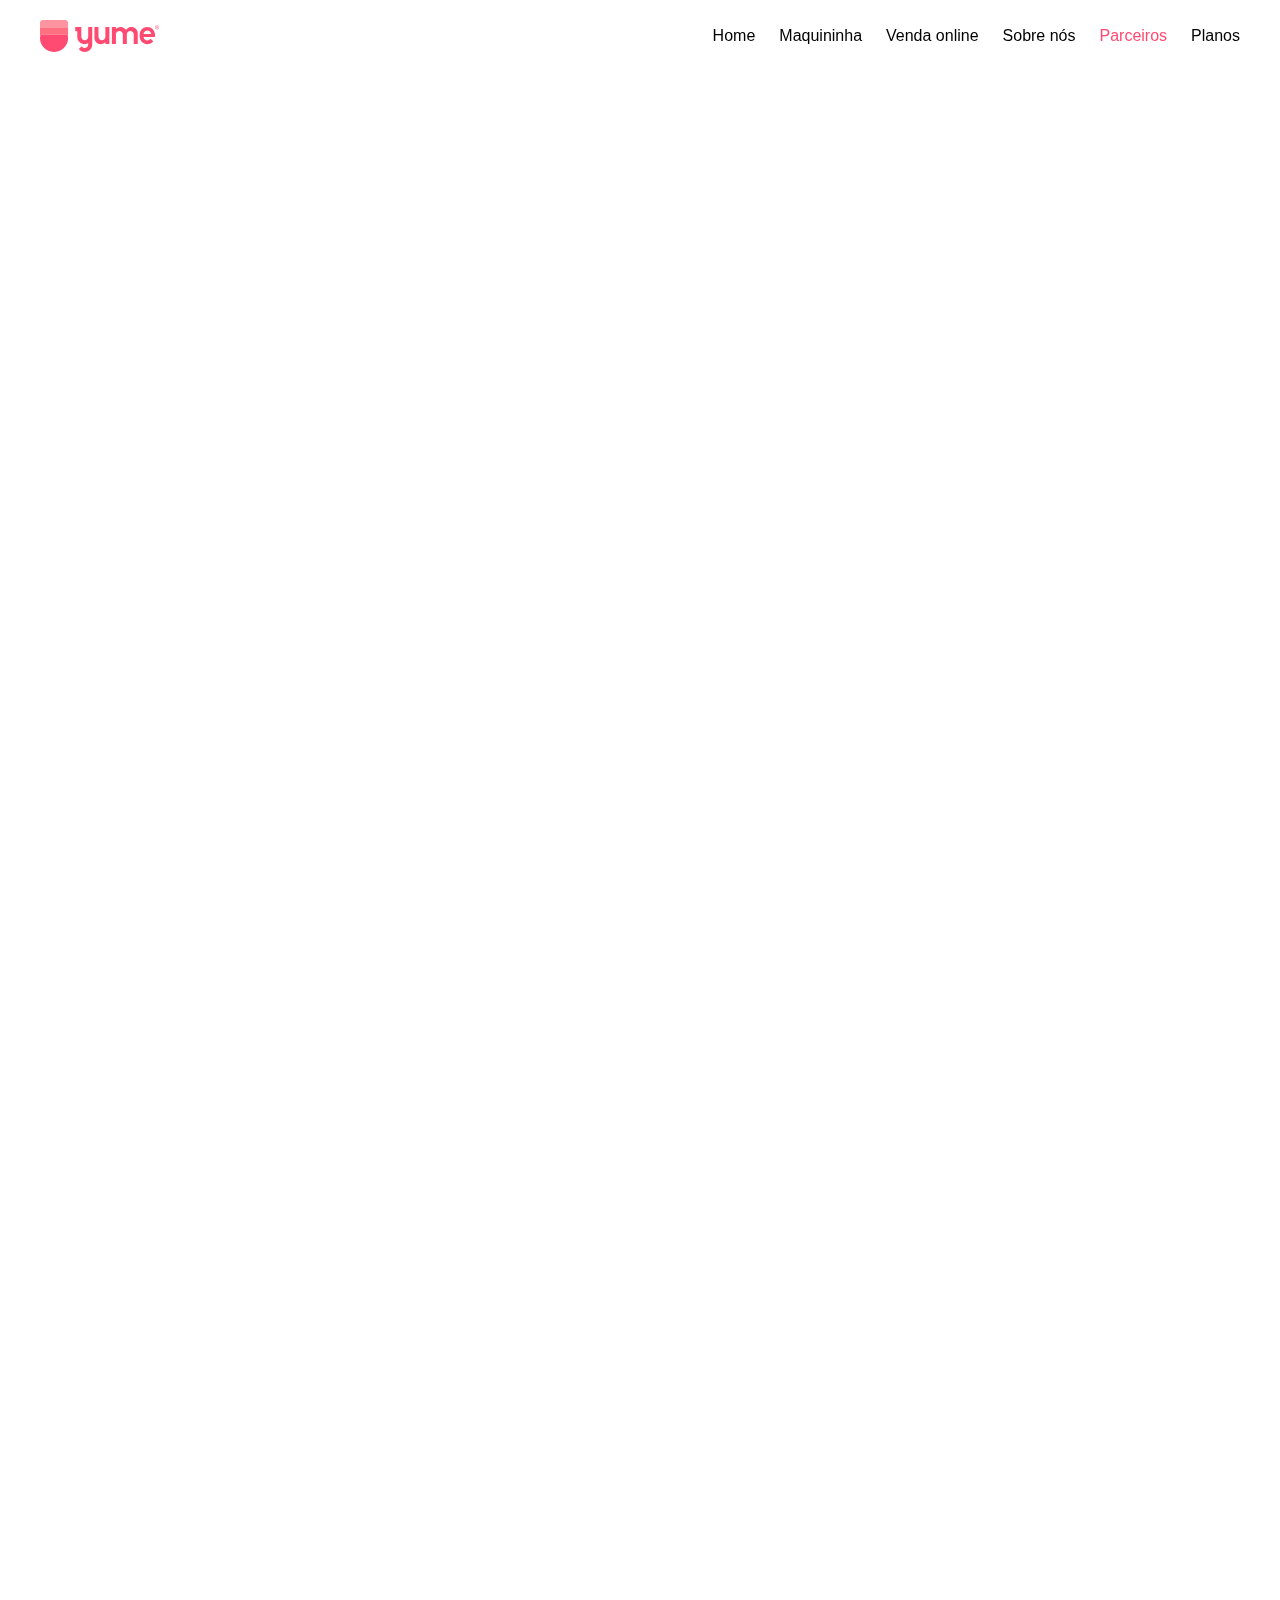
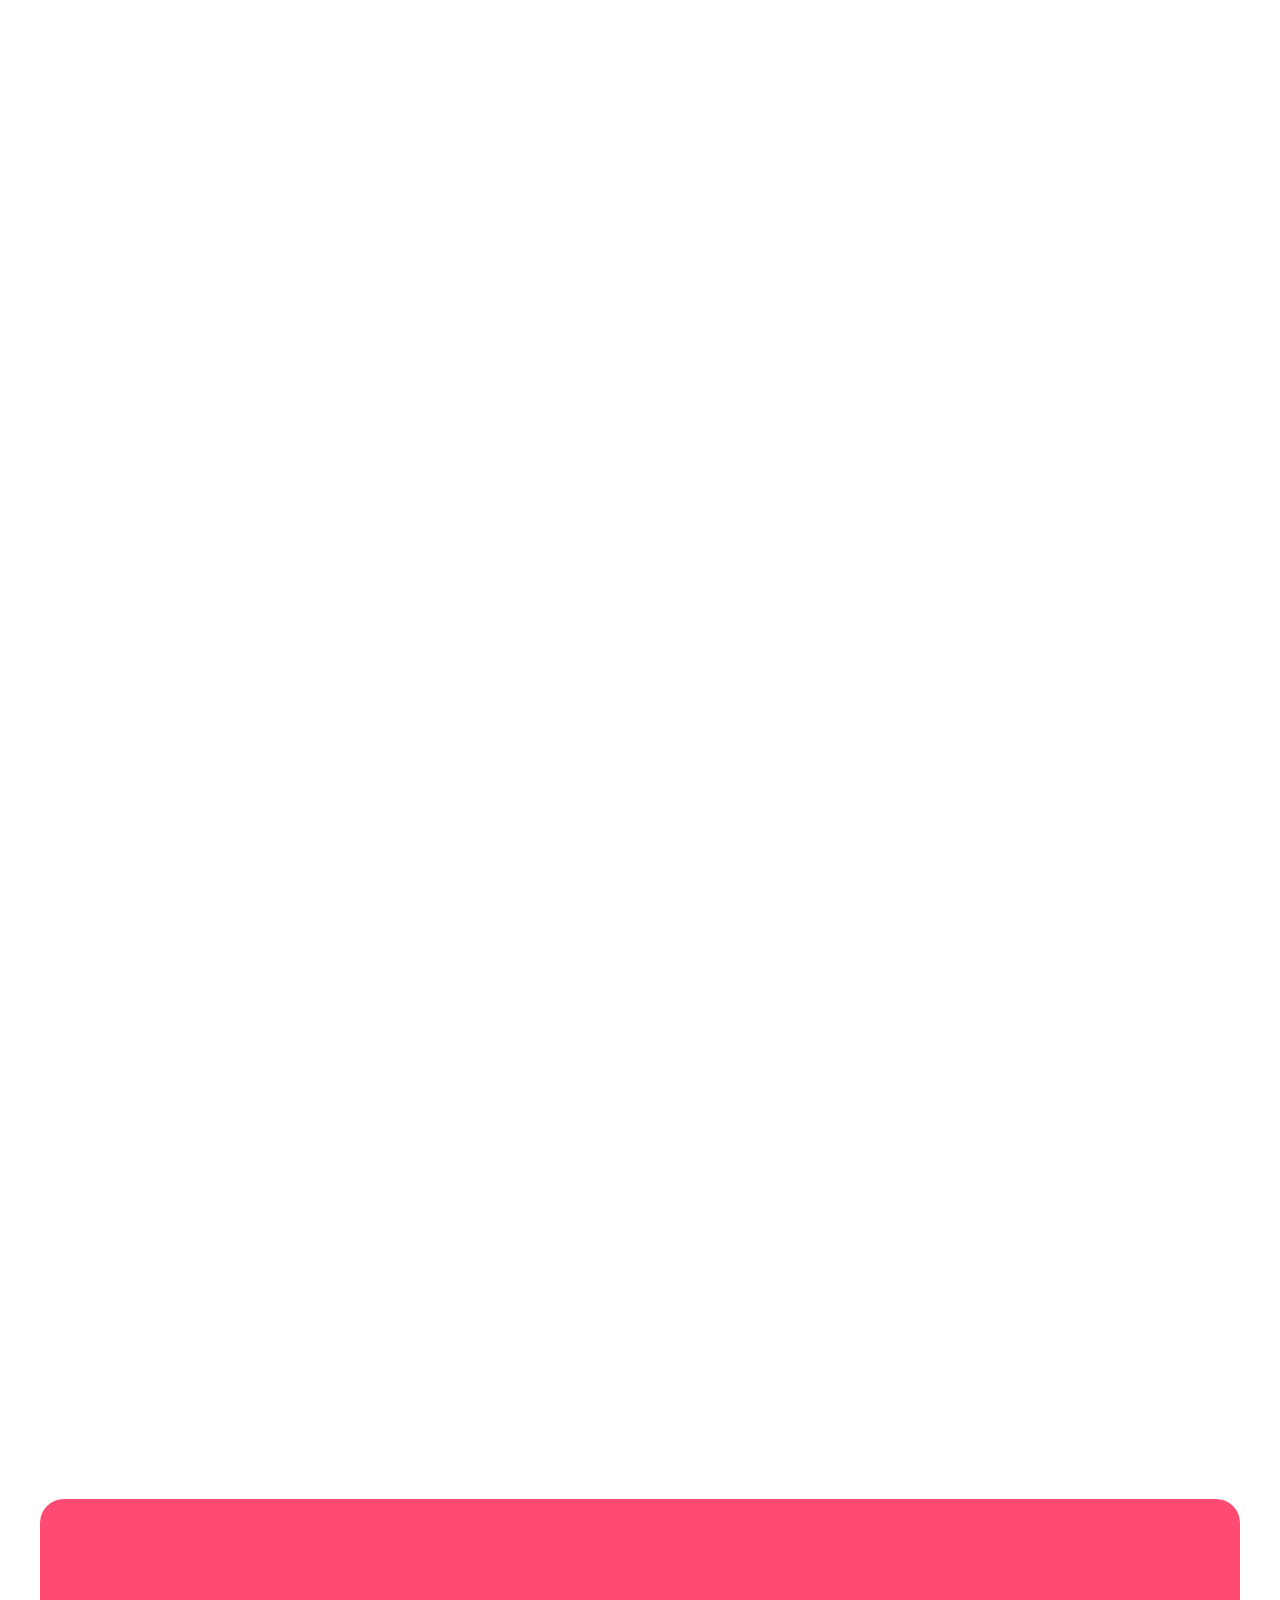
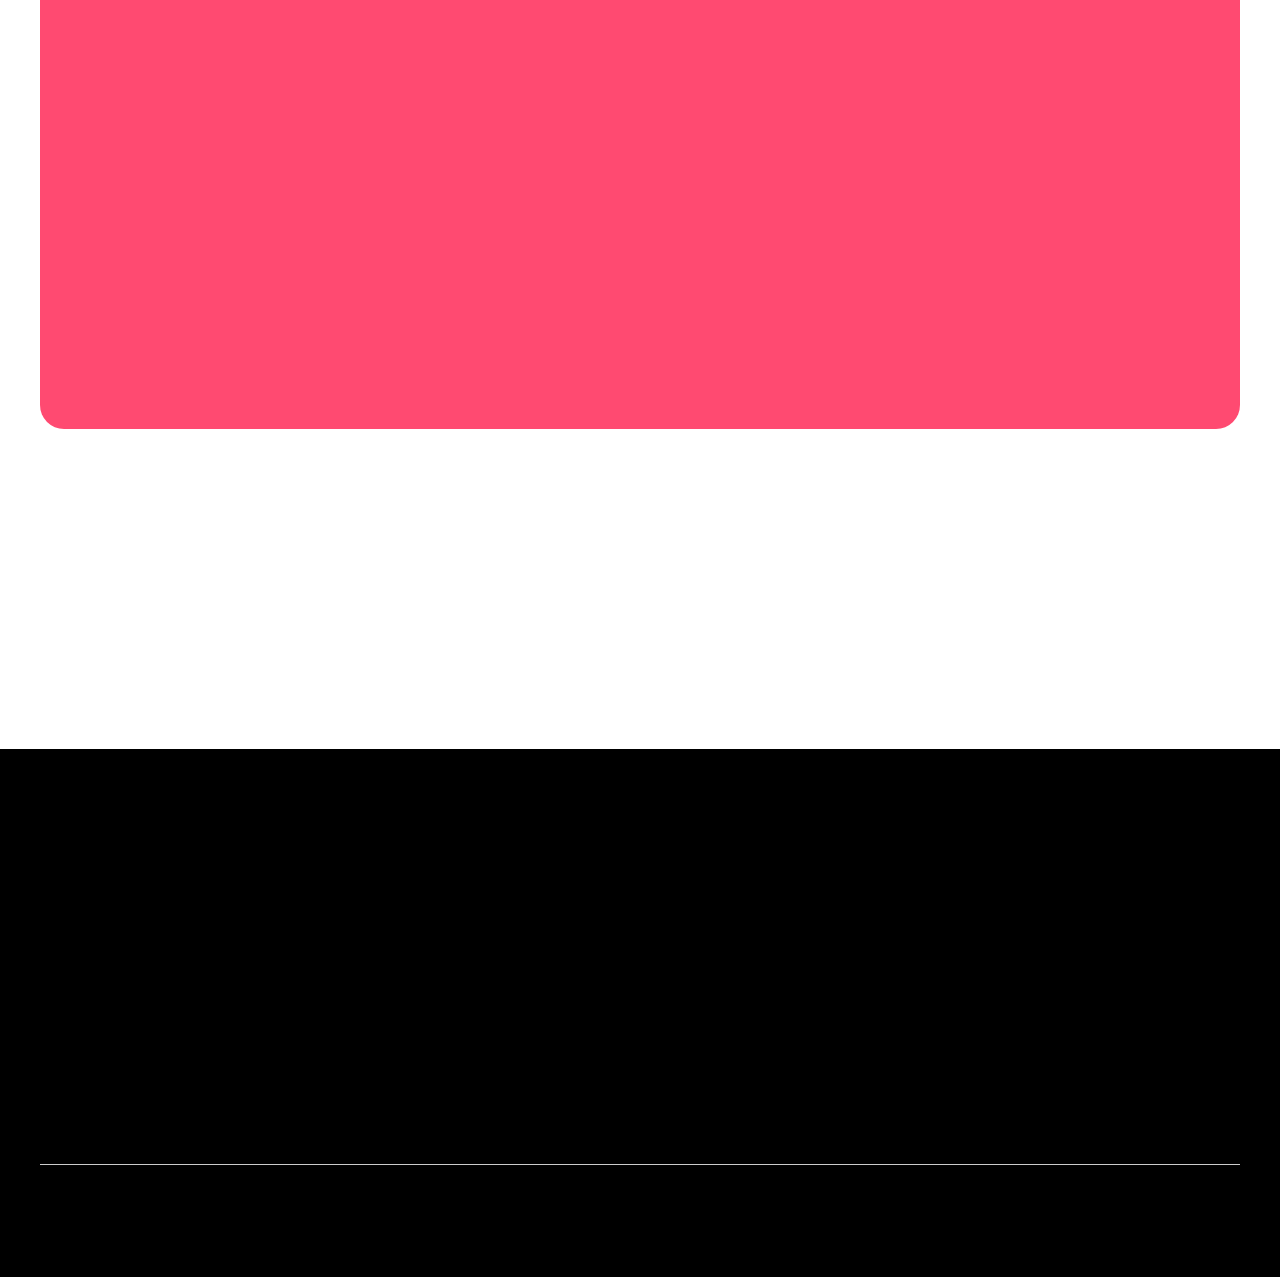
<file: partners.html>
<!DOCTYPE html>
<html lang="en">
<head>
  <meta charset="UTF-8">
  <meta name="viewport" content="width=device-width, initial-scale=1.0">
  <link rel="stylesheet" href="assets/styles/pages/partners/index.css">

  <link rel="icon" type="image/x-icon" href="assets/favicon/favicon.ico">
  <link rel="icon" type="image/png" sizes="32x32" href="assets/favicon/favicon-32x32.png">
  <link rel="icon" type="image/png" sizes="16x16" href="assets/favicon/favicon-16x16.png">
  <link rel="apple-touch-icon" sizes="180x180" href="assets/favicon/apple-touch-icon.png">
  <link rel="icon" sizes="192x192" href="assets/favicon/android-chrome-192x192.png">
  <link rel="icon" sizes="512x512" href="assets/favicon/android-chrome-512x512.png">

  <link
    rel="stylesheet"
    href="https://cdnjs.cloudflare.com/ajax/libs/animate.css/4.1.1/animate.min.css"
  />

  <title>Yume</title>
</head>
<body>
  <header>
    <div>
      <a href="index.html"><img src="/assets/imgs/logo.svg" alt="yume pro logo"></a>

      <button>
        <svg width="18" height="16" viewBox="0 0 18 16" fill="none" xmlns="http://www.w3.org/2000/svg">
        <path d="M0 0H18V2H0V0ZM0 7H18V9H0V7ZM0 14H18V16H0V14Z" fill="#1E1E1E"/>
        </svg>
      </button>
        
      <nav>
        <ul>
          <li>
            <a href='index.html'>Home</a>
          </li>
          <li>
            <a href='maquininha.html'>Maquininha</a>
          </li>
          <li>
            <a href='sellonline.html'>Venda online</a>
          </li>
          <li>
            <a href='aboutus.html'>Sobre nós</a>
          </li>
          <li>
            <a href='partners.html'>Parceiros</a>
          </li>
          <li>
            <a href='pricing.html'>Planos</a>
          </li>
          <!-- <li>
            <a href='/'>Blog</a>
          </li> -->
        </ul>
      </nav>

      <nav>
        <ul>
          <li>
            <a href='index.html'>Home</a>
          </li>
          <li>
            <a href='maquininha.html'>Maquininha</a>
          </li>
          <li>
            <a href='sellonline.html'>Venda online</a>
          </li>
          <li>
            <a href='aboutus.html'>Sobre nós</a>
          </li>
          <li>
            <a href='partners.html'>Parceiros</a>
          </li>
          <li>
            <a href='pricing.html'>Planos</a>
          </li>
          <!-- <li>
            <a href='/'>Blog</a>
          </li> -->
        </ul>
      </nav>
    
    </div>
  </header>
  <main>
    <section class="home_container">
      <div>
        <div>
          <strong>Não fique de fora</strong>
          <h1>Veja como você também pode
            transformar seu negócio
            como nossos clientes</h1>
        </div>
         
        <ul>
          <li>
            <div>
              <img src="assets/imgs/partner-photo-1.jpg" alt="">

              <svg width="48" height="49" viewBox="0 0 48 49" fill="none" xmlns="http://www.w3.org/2000/svg">
                <mask id="mask0_111_5545" style="mask-type:luminance" maskUnits="userSpaceOnUse" x="0" y="0" width="48" height="49">
                <path d="M48 0.822266H0V48.8223H48V0.822266Z" fill="white"/>
                </mask>
                <g mask="url(#mask0_111_5545)">
                <path d="M23.9987 1.14453C10.7453 1.14453 0 11.5939 0 24.4823C0 37.3707 10.7453 47.8201 23.9987 47.8201C37.2521 47.8201 47.9972 37.3707 47.9972 24.4823C47.9972 11.5939 37.2547 1.14453 23.9987 1.14453Z" fill="#FAFAFA"/>
                <path d="M23.9984 3.95508C12.3391 3.95508 2.88867 13.1452 2.88867 24.4834C2.88867 35.8216 12.3418 45.0144 24.001 45.0144C35.6603 45.0144 45.1135 35.8216 45.1135 24.4834C45.1135 13.1452 35.6576 3.95508 23.9984 3.95508Z" fill="#CCCCCC"/>
                <path d="M18.5625 16.8983V32.0696C18.5625 32.6146 19.0658 32.9691 19.4955 32.7283L32.7381 25.2392C33.2848 24.9297 33.2848 24.0408 32.7381 23.7314L19.4955 16.2422C19.0658 15.9988 18.5625 16.3533 18.5625 16.9008V16.8983Z" fill="#606060"/>
                </g>
                </svg>
                
            </div>
            <div>
              <strong>Animed</strong>
              <p>Saiba como a Animed aumentou suas margens através de uma parceria com a Yume.</p>
            </div>
          </li>

          <li>
            <div>
              <img src="assets/imgs/partner-photo-2.jpg" alt="">

              <svg width="48" height="49" viewBox="0 0 48 49" fill="none" xmlns="http://www.w3.org/2000/svg">
                <mask id="mask0_111_5545" style="mask-type:luminance" maskUnits="userSpaceOnUse" x="0" y="0" width="48" height="49">
                <path d="M48 0.822266H0V48.8223H48V0.822266Z" fill="white"/>
                </mask>
                <g mask="url(#mask0_111_5545)">
                <path d="M23.9987 1.14453C10.7453 1.14453 0 11.5939 0 24.4823C0 37.3707 10.7453 47.8201 23.9987 47.8201C37.2521 47.8201 47.9972 37.3707 47.9972 24.4823C47.9972 11.5939 37.2547 1.14453 23.9987 1.14453Z" fill="#FAFAFA"/>
                <path d="M23.9984 3.95508C12.3391 3.95508 2.88867 13.1452 2.88867 24.4834C2.88867 35.8216 12.3418 45.0144 24.001 45.0144C35.6603 45.0144 45.1135 35.8216 45.1135 24.4834C45.1135 13.1452 35.6576 3.95508 23.9984 3.95508Z" fill="#CCCCCC"/>
                <path d="M18.5625 16.8983V32.0696C18.5625 32.6146 19.0658 32.9691 19.4955 32.7283L32.7381 25.2392C33.2848 24.9297 33.2848 24.0408 32.7381 23.7314L19.4955 16.2422C19.0658 15.9988 18.5625 16.3533 18.5625 16.9008V16.8983Z" fill="#606060"/>
                </g>
                </svg>
            </div>

            <div>
              <strong>Prosper Fit</strong>
              <p>Tenha uma parceria forte com a Yume, como a Prosper Fitness tem! E acabe com as dores de cabeças e dúvidas tambpem </p>
            </div>
          </li>

          <li>
            <div>
              <img src="assets/imgs/partner-photo-3.jpg" alt="">

              <svg width="48" height="49" viewBox="0 0 48 49" fill="none" xmlns="http://www.w3.org/2000/svg">
                <mask id="mask0_111_5545" style="mask-type:luminance" maskUnits="userSpaceOnUse" x="0" y="0" width="48" height="49">
                <path d="M48 0.822266H0V48.8223H48V0.822266Z" fill="white"/>
                </mask>
                <g mask="url(#mask0_111_5545)">
                <path d="M23.9987 1.14453C10.7453 1.14453 0 11.5939 0 24.4823C0 37.3707 10.7453 47.8201 23.9987 47.8201C37.2521 47.8201 47.9972 37.3707 47.9972 24.4823C47.9972 11.5939 37.2547 1.14453 23.9987 1.14453Z" fill="#FAFAFA"/>
                <path d="M23.9984 3.95508C12.3391 3.95508 2.88867 13.1452 2.88867 24.4834C2.88867 35.8216 12.3418 45.0144 24.001 45.0144C35.6603 45.0144 45.1135 35.8216 45.1135 24.4834C45.1135 13.1452 35.6576 3.95508 23.9984 3.95508Z" fill="#CCCCCC"/>
                <path d="M18.5625 16.8983V32.0696C18.5625 32.6146 19.0658 32.9691 19.4955 32.7283L32.7381 25.2392C33.2848 24.9297 33.2848 24.0408 32.7381 23.7314L19.4955 16.2422C19.0658 15.9988 18.5625 16.3533 18.5625 16.9008V16.8983Z" fill="#606060"/>
                </g>
                </svg>
            </div>

            <div>
              <strong>Espetinho do Reginaldo</strong>
              <p>Suas vendas aumentaram mais após conseguirem aceitar todas as bandeiras de cartão com a Yume. Descubra como fazer também.</p>
            </div>
          </li>

          <li>
            <div>
              <img src="assets/imgs/partner-photo-4.jpg" alt="">

              <svg width="48" height="49" viewBox="0 0 48 49" fill="none" xmlns="http://www.w3.org/2000/svg">
                <mask id="mask0_111_5545" style="mask-type:luminance" maskUnits="userSpaceOnUse" x="0" y="0" width="48" height="49">
                <path d="M48 0.822266H0V48.8223H48V0.822266Z" fill="white"/>
                </mask>
                <g mask="url(#mask0_111_5545)">
                <path d="M23.9987 1.14453C10.7453 1.14453 0 11.5939 0 24.4823C0 37.3707 10.7453 47.8201 23.9987 47.8201C37.2521 47.8201 47.9972 37.3707 47.9972 24.4823C47.9972 11.5939 37.2547 1.14453 23.9987 1.14453Z" fill="#FAFAFA"/>
                <path d="M23.9984 3.95508C12.3391 3.95508 2.88867 13.1452 2.88867 24.4834C2.88867 35.8216 12.3418 45.0144 24.001 45.0144C35.6603 45.0144 45.1135 35.8216 45.1135 24.4834C45.1135 13.1452 35.6576 3.95508 23.9984 3.95508Z" fill="#CCCCCC"/>
                <path d="M18.5625 16.8983V32.0696C18.5625 32.6146 19.0658 32.9691 19.4955 32.7283L32.7381 25.2392C33.2848 24.9297 33.2848 24.0408 32.7381 23.7314L19.4955 16.2422C19.0658 15.9988 18.5625 16.3533 18.5625 16.9008V16.8983Z" fill="#606060"/>
                </g>
                </svg>
            </div>

            <div>
              <strong>Posto Marques</strong>
              <p>Com um nicho de margem pequena, veja como a parceria e as taxas da Yume foi o diferencial pro começo do Posto Marques.</p>
            </div>
          </li>
        </ul>
      </div>
    </section>
    <section class="testimonials_container">
      <div>
        <div>
          <strong>Parceria & Compromisso</strong>
          <h2> O que nossos <br /> parceiros dizem</h2>
        </div>

        <ul>
          <li>
            <p>"Implementar a plataforma da Yume foi um divisor de águas para nosso negócio. Conseguimos entrar no mercado rapidamente e oferecer um serviço de qualidade aos nossos clientes, tudo isso sem os altos custos e a complexidade de desenvolvimento interno."</p>
            <span>João Silva - CEO da FinCorp</span>
          </li>
          <li>
            <p>"Estamos muito satisfeitos com a escolha da plataforma de pagamento white label da Yume. Ela nos permitiu oferecer soluções financeiras de ponta aos nossos clientes, com uma integração suave e sem preocupações com a complexidade técnica."</p>
            <span>Eduardo Santos - Diretor da TechFin </span>
          </li>
          <li>
            <p>"A decisão de usar a Yume foi um grande impulsionador para nosso crescimento. Com ela, conseguimos lançar novos serviços com rapidez e eficiência, garantindo uma experiência de pagamento segura e confiável para nossos clientes."</p>
            <span>Pedro Almeida - CTO da FinSafe</span>
          </li>
        </ul>
        
        <!-- <small class="to-animate">Empresas transformadas por nossa parceria</small>

        <ul>
          <svg width="155" height="42" viewBox="0 0 155 42" fill="none" xmlns="http://www.w3.org/2000/svg">
            <path d="M0.409091 41V0.272726H4.12784V37.6591H23.5369V41H0.409091ZM43.0455 41.6364C40.4072 41.6364 38.0739 40.9669 36.0455 39.6278C34.0303 38.2888 32.4527 36.4394 31.3125 34.0795C30.1723 31.7064 29.6023 28.9687 29.6023 25.8665C29.6023 22.7377 30.1723 19.9867 31.3125 17.6136C32.4527 15.2273 34.0303 13.3712 36.0455 12.0455C38.0739 10.7064 40.4072 10.0369 43.0455 10.0369C45.6837 10.0369 48.0104 10.7064 50.0256 12.0455C52.0407 13.3845 53.6184 15.2405 54.7585 17.6136C55.9119 19.9867 56.4886 22.7377 56.4886 25.8665C56.4886 28.9687 55.9186 31.7064 54.7784 34.0795C53.6383 36.4394 52.054 38.2888 50.0256 39.6278C48.0104 40.9669 45.6837 41.6364 43.0455 41.6364ZM43.0455 38.3949C45.1667 38.3949 46.9631 37.8248 48.4347 36.6847C49.9063 35.5445 51.0199 34.0265 51.7756 32.1307C52.5445 30.2348 52.929 28.1468 52.929 25.8665C52.929 23.5862 52.5445 21.4915 51.7756 19.5824C51.0199 17.6733 49.9063 16.142 48.4347 14.9886C46.9631 13.8352 45.1667 13.2585 43.0455 13.2585C40.9375 13.2585 39.1411 13.8352 37.6562 14.9886C36.1847 16.142 35.0644 17.6733 34.2955 19.5824C33.5398 21.4915 33.1619 23.5862 33.1619 25.8665C33.1619 28.1468 33.5398 30.2348 34.2955 32.1307C35.0644 34.0265 36.1847 35.5445 37.6562 36.6847C39.1278 37.8248 40.9242 38.3949 43.0455 38.3949ZM64.2592 41V10.4545H67.6996V15.1477H67.9581C68.5679 13.6098 69.6286 12.3703 71.1399 11.429C72.6645 10.4744 74.388 9.99716 76.3104 9.99716C76.602 9.99716 76.9268 10.0038 77.2848 10.017C77.6428 10.0303 77.9411 10.0436 78.1797 10.0568V13.6562C78.0206 13.6297 77.7422 13.59 77.3445 13.5369C76.9467 13.4839 76.5159 13.4574 76.0518 13.4574C74.4609 13.4574 73.0424 13.7955 71.7962 14.4716C70.5632 15.1345 69.5888 16.0559 68.8729 17.2358C68.157 18.4157 67.799 19.7614 67.799 21.2727V41H64.2592ZM95.6399 41.6364C92.7895 41.6364 90.3236 40.9735 88.2422 39.6477C86.1607 38.3087 84.55 36.4593 83.4098 34.0994C82.2829 31.7263 81.7195 28.9953 81.7195 25.9062C81.7195 22.8305 82.2829 20.0994 83.4098 17.7131C84.55 15.3134 86.121 13.4375 88.1229 12.0852C90.138 10.7197 92.4647 10.0369 95.103 10.0369C96.7602 10.0369 98.3577 10.3419 99.8956 10.9517C101.433 11.5483 102.812 12.4697 104.032 13.7159C105.265 14.9489 106.239 16.5066 106.955 18.3892C107.671 20.2585 108.029 22.4725 108.029 25.0312V26.7812H84.1655V23.6591H104.41C104.41 21.697 104.012 19.9337 103.217 18.3693C102.434 16.7917 101.341 15.5455 99.9354 14.6307C98.5433 13.7159 96.9325 13.2585 95.103 13.2585C93.1674 13.2585 91.4638 13.7756 89.9922 14.8097C88.5206 15.8437 87.3672 17.2093 86.532 18.9062C85.71 20.6032 85.2924 22.4593 85.2791 24.4744V26.3438C85.2791 28.7699 85.6967 30.8911 86.532 32.7074C87.3804 34.5104 88.5803 35.9091 90.1314 36.9034C91.6825 37.8977 93.5187 38.3949 95.6399 38.3949C97.085 38.3949 98.3511 38.1695 99.4382 37.7188C100.539 37.268 101.46 36.6648 102.202 35.9091C102.958 35.1402 103.528 34.2983 103.913 33.3835L107.273 34.4773C106.809 35.7633 106.047 36.9498 104.987 38.0369C103.939 39.1241 102.627 39.9991 101.049 40.6619C99.4846 41.3116 97.6816 41.6364 95.6399 41.6364ZM115.83 41V10.4545H119.27V15.1477H119.588C120.198 13.5701 121.212 12.3305 122.631 11.429C124.063 10.5142 125.779 10.0568 127.781 10.0568C129.889 10.0568 131.619 10.554 132.972 11.5483C134.337 12.5294 135.358 13.8816 136.034 15.6051H136.293C136.982 13.9081 138.102 12.5625 139.653 11.5682C141.218 10.5606 143.114 10.0568 145.341 10.0568C148.178 10.0568 150.419 10.9517 152.062 12.7415C153.706 14.518 154.528 17.1165 154.528 20.5369V41H150.989V20.5369C150.989 18.1241 150.372 16.3144 149.139 15.108C147.906 13.9015 146.282 13.2983 144.267 13.2983C141.934 13.2983 140.137 14.0142 138.878 15.446C137.618 16.8778 136.989 18.6941 136.989 20.8949V41H133.369V20.2188C133.369 18.1506 132.793 16.4801 131.639 15.2074C130.486 13.9347 128.862 13.2983 126.767 13.2983C125.362 13.2983 124.096 13.643 122.969 14.3324C121.855 15.0218 120.973 15.983 120.324 17.2159C119.688 18.4356 119.369 19.8409 119.369 21.4318V41H115.83Z" fill="#1E1E1E" fill-opacity="0.4"/>
            </svg>
            
          <svg width="159" height="55" viewBox="0 0 159 55" fill="none" xmlns="http://www.w3.org/2000/svg">
            <path d="M1.19886 43V12.4545H8.39773V43H1.19886ZM4.81818 8.11932C3.67803 8.11932 2.69697 7.74148 1.875 6.98579C1.05303 6.21685 0.642046 5.29545 0.642046 4.22159C0.642046 3.13447 1.05303 2.21307 1.875 1.45738C2.69697 0.688445 3.67803 0.303976 4.81818 0.303976C5.97159 0.303976 6.95265 0.688445 7.76136 1.45738C8.58333 2.21307 8.99432 3.13447 8.99432 4.22159C8.99432 5.29545 8.58333 6.21685 7.76136 6.98579C6.95265 7.74148 5.97159 8.11932 4.81818 8.11932ZM15.8004 54.4545V12.4545H22.88V17.5057H23.2976C23.6688 16.7633 24.1925 15.9744 24.8686 15.1392C25.5447 14.2907 26.4595 13.5682 27.6129 12.9716C28.7663 12.3617 30.2379 12.0568 32.0277 12.0568C34.3875 12.0568 36.5154 12.66 38.4112 13.8665C40.3203 15.0597 41.8317 16.8295 42.9453 19.1761C44.0722 21.5095 44.6357 24.3731 44.6357 27.767C44.6357 31.1212 44.0855 33.9716 42.9851 36.3182C41.8847 38.6648 40.3866 40.4545 38.4908 41.6875C36.5949 42.9205 34.4472 43.5369 32.0476 43.5369C30.2976 43.5369 28.8459 43.2453 27.6925 42.6619C26.5391 42.0786 25.611 41.3759 24.9084 40.554C24.219 39.7187 23.6821 38.9299 23.2976 38.1875H22.9993V54.4545H15.8004ZM22.8601 27.7273C22.8601 29.7027 23.1385 31.4328 23.6953 32.9176C24.2654 34.4025 25.0807 35.5625 26.1413 36.3977C27.2152 37.2197 28.5144 37.6307 30.0391 37.6307C31.63 37.6307 32.9624 37.2064 34.0362 36.358C35.1101 35.4962 35.9188 34.3229 36.4624 32.8381C37.0192 31.34 37.2976 29.6364 37.2976 27.7273C37.2976 25.8314 37.0258 24.1477 36.4822 22.6761C35.9387 21.2045 35.13 20.0511 34.0561 19.2159C32.9822 18.3807 31.6432 17.9631 30.0391 17.9631C28.5012 17.9631 27.1953 18.3674 26.1214 19.1761C25.0476 19.9848 24.2322 21.1184 23.6754 22.5767C23.1319 24.035 22.8601 25.7519 22.8601 27.7273ZM74.9425 20.5284L68.38 21.2443C68.1944 20.5814 67.8696 19.9583 67.4055 19.375C66.9548 18.7917 66.3449 18.321 65.576 17.9631C64.8071 17.6051 63.8658 17.4261 62.7521 17.4261C61.254 17.4261 59.9946 17.7509 58.9737 18.4006C57.9661 19.0502 57.469 19.892 57.4822 20.9261C57.469 21.8144 57.7938 22.5369 58.4567 23.0938C59.1328 23.6506 60.2464 24.108 61.7976 24.4659L67.0078 25.5795C69.898 26.2027 72.0457 27.1903 73.451 28.5426C74.8696 29.8949 75.5855 31.6648 75.5987 33.8523C75.5855 35.7746 75.022 37.4716 73.9084 38.9432C72.808 40.4015 71.2768 41.5417 69.3146 42.3636C67.3525 43.1856 65.0987 43.5966 62.5533 43.5966C58.8146 43.5966 55.8052 42.8144 53.5249 41.25C51.2446 39.6723 49.8857 37.4782 49.4482 34.6676L56.468 33.9915C56.7862 35.3703 57.4624 36.411 58.4964 37.1136C59.5305 37.8163 60.8762 38.1676 62.5334 38.1676C64.2436 38.1676 65.6158 37.8163 66.6499 37.1136C67.6972 36.411 68.2209 35.5426 68.2209 34.5085C68.2209 33.6335 67.8828 32.911 67.2067 32.3409C66.5438 31.7708 65.5097 31.3333 64.1044 31.0284L58.8942 29.9347C55.9643 29.3248 53.7966 28.2973 52.3913 26.8523C50.986 25.3939 50.29 23.5511 50.3033 21.3239C50.29 19.4413 50.8004 17.8106 51.8345 16.4318C52.8819 15.0398 54.3336 13.9659 56.1896 13.2102C58.0589 12.4413 60.2133 12.0568 62.6527 12.0568C66.2322 12.0568 69.0495 12.8191 71.1044 14.3438C73.1726 15.8684 74.4519 17.9299 74.9425 20.5284ZM101.004 30.1534V12.4545H108.202V43H101.222V37.571H100.904C100.215 39.2812 99.0812 40.6799 97.5036 41.767C95.9392 42.8542 94.0102 43.3977 91.7166 43.3977C89.7147 43.3977 87.9448 42.9536 86.407 42.0653C84.8823 41.1638 83.6892 39.858 82.8274 38.1477C81.9657 36.4242 81.5348 34.3428 81.5348 31.9034V12.4545H88.7337V30.7898C88.7337 32.7254 89.264 34.2633 90.3246 35.4034C91.3852 36.5436 92.7772 37.1136 94.5007 37.1136C95.5613 37.1136 96.5888 36.8551 97.5831 36.3381C98.5774 35.821 99.3928 35.0521 100.029 34.0312C100.679 32.9972 101.004 31.7045 101.004 30.1534ZM115.605 43V12.4545H122.486V17.6449H122.844C123.48 15.8949 124.534 14.5294 126.006 13.5483C127.477 12.554 129.234 12.0568 131.276 12.0568C133.344 12.0568 135.087 12.5606 136.506 13.5682C137.938 14.5625 138.945 15.9214 139.528 17.6449H139.847C140.523 15.9479 141.663 14.5956 143.267 13.5881C144.884 12.5672 146.8 12.0568 149.014 12.0568C151.825 12.0568 154.118 12.9451 155.895 14.7216C157.671 16.4981 158.56 19.09 158.56 22.4972V43H151.341V23.6108C151.341 21.715 150.837 20.3295 149.83 19.4545C148.822 18.5663 147.589 18.1222 146.131 18.1222C144.394 18.1222 143.035 18.6657 142.054 19.7528C141.086 20.8267 140.602 22.2254 140.602 23.9489V43H133.543V23.3125C133.543 21.7348 133.065 20.4754 132.111 19.5341C131.17 18.5928 129.937 18.1222 128.412 18.1222C127.378 18.1222 126.437 18.3873 125.588 18.9176C124.74 19.4347 124.063 20.1705 123.56 21.125C123.056 22.0663 122.804 23.1667 122.804 24.4261V43H115.605Z" fill="#1E1E1E" fill-opacity="0.4"/>
            </svg> 

          <svg width="133" height="42" viewBox="0 0 133 42" fill="none" xmlns="http://www.w3.org/2000/svg">
            <path d="M13.8295 41.6364C11.2841 41.6364 9.03693 40.9934 7.08807 39.7074C5.1392 38.4081 3.61458 36.5786 2.5142 34.2188C1.41383 31.8456 0.863637 29.0417 0.863637 25.8068C0.863637 22.5985 1.41383 19.8144 2.5142 17.4545C3.61458 15.0947 5.14583 13.2718 7.10795 11.9858C9.07008 10.6998 11.3371 10.0568 13.9091 10.0568C15.8977 10.0568 17.4688 10.3883 18.6222 11.0511C19.7888 11.7008 20.6771 12.4432 21.2869 13.2784C21.91 14.1004 22.3939 14.7765 22.7386 15.3068H23.1364V0.272726H27.8295V41H23.2955V36.3068H22.7386C22.3939 36.8636 21.9034 37.5663 21.267 38.4148C20.6307 39.25 19.7225 39.9991 18.5426 40.6619C17.3627 41.3116 15.7917 41.6364 13.8295 41.6364ZM14.4659 37.4205C16.3485 37.4205 17.9394 36.9299 19.2386 35.9489C20.5379 34.9545 21.5256 33.5824 22.2017 31.8324C22.8778 30.0691 23.2159 28.0341 23.2159 25.7273C23.2159 23.447 22.8845 21.4517 22.2216 19.7415C21.5587 18.018 20.5777 16.679 19.2784 15.7244C17.9792 14.7566 16.375 14.2727 14.4659 14.2727C12.4773 14.2727 10.8201 14.7831 9.49432 15.804C8.18182 16.8116 7.19413 18.1837 6.53125 19.9205C5.88163 21.6439 5.55682 23.5795 5.55682 25.7273C5.55682 27.9015 5.88826 29.8769 6.55114 31.6534C7.22727 33.4167 8.22159 34.822 9.53409 35.8693C10.8598 36.9034 12.5038 37.4205 14.4659 37.4205ZM49.4858 41.6364C46.7282 41.6364 44.3087 40.9801 42.2273 39.6676C40.1591 38.3551 38.5417 36.5189 37.375 34.1591C36.2216 31.7992 35.6449 29.0417 35.6449 25.8864C35.6449 22.7045 36.2216 19.9271 37.375 17.554C38.5417 15.1809 40.1591 13.3381 42.2273 12.0256C44.3087 10.7131 46.7282 10.0568 49.4858 10.0568C52.2434 10.0568 54.6563 10.7131 56.7244 12.0256C58.8059 13.3381 60.4233 15.1809 61.5767 17.554C62.7434 19.9271 63.3267 22.7045 63.3267 25.8864C63.3267 29.0417 62.7434 31.7992 61.5767 34.1591C60.4233 36.5189 58.8059 38.3551 56.7244 39.6676C54.6563 40.9801 52.2434 41.6364 49.4858 41.6364ZM49.4858 37.4205C51.5805 37.4205 53.304 36.8835 54.6562 35.8097C56.0085 34.7358 57.0095 33.3239 57.6591 31.5739C58.3087 29.8239 58.6335 27.928 58.6335 25.8864C58.6335 23.8447 58.3087 21.9422 57.6591 20.179C57.0095 18.4157 56.0085 16.9905 54.6562 15.9034C53.304 14.8163 51.5805 14.2727 49.4858 14.2727C47.3911 14.2727 45.6676 14.8163 44.3153 15.9034C42.9631 16.9905 41.9621 18.4157 41.3125 20.179C40.6629 21.9422 40.3381 23.8447 40.3381 25.8864C40.3381 27.928 40.6629 29.8239 41.3125 31.5739C41.9621 33.3239 42.9631 34.7358 44.3153 35.8097C45.6676 36.8835 47.3911 37.4205 49.4858 37.4205ZM75.1839 0.272726V41H70.4908V0.272726H75.1839ZM96.1889 41.6364C93.4313 41.6364 91.0118 40.9801 88.9304 39.6676C86.8622 38.3551 85.2448 36.5189 84.0781 34.1591C82.9247 31.7992 82.348 29.0417 82.348 25.8864C82.348 22.7045 82.9247 19.9271 84.0781 17.554C85.2448 15.1809 86.8622 13.3381 88.9304 12.0256C91.0118 10.7131 93.4313 10.0568 96.1889 10.0568C98.9465 10.0568 101.359 10.7131 103.428 12.0256C105.509 13.3381 107.126 15.1809 108.28 17.554C109.446 19.9271 110.03 22.7045 110.03 25.8864C110.03 29.0417 109.446 31.7992 108.28 34.1591C107.126 36.5189 105.509 38.3551 103.428 39.6676C101.359 40.9801 98.9465 41.6364 96.1889 41.6364ZM96.1889 37.4205C98.2836 37.4205 100.007 36.8835 101.359 35.8097C102.712 34.7358 103.713 33.3239 104.362 31.5739C105.012 29.8239 105.337 27.928 105.337 25.8864C105.337 23.8447 105.012 21.9422 104.362 20.179C103.713 18.4157 102.712 16.9905 101.359 15.9034C100.007 14.8163 98.2836 14.2727 96.1889 14.2727C94.0942 14.2727 92.3707 14.8163 91.0185 15.9034C89.6662 16.9905 88.6652 18.4157 88.0156 20.179C87.366 21.9422 87.0412 23.8447 87.0412 25.8864C87.0412 27.928 87.366 29.8239 88.0156 31.5739C88.6652 33.3239 89.6662 34.7358 91.0185 35.8097C92.3707 36.8835 94.0942 37.4205 96.1889 37.4205ZM117.194 41V10.4545H121.728V15.0682H122.046C122.603 13.5568 123.611 12.3305 125.069 11.3892C126.527 10.4479 128.171 9.97727 130.001 9.97727C130.345 9.97727 130.776 9.9839 131.293 9.99716C131.81 10.0104 132.201 10.0303 132.467 10.0568V14.8295C132.308 14.7898 131.943 14.7301 131.373 14.6506C130.816 14.5578 130.226 14.5114 129.603 14.5114C128.118 14.5114 126.792 14.8229 125.626 15.446C124.472 16.0559 123.558 16.9044 122.881 17.9915C122.219 19.0653 121.887 20.2917 121.887 21.6705V41H117.194Z" fill="#1E1E1E" fill-opacity="0.4"/>
            </svg>

          <svg width="56" height="41" viewBox="0 0 56 41" fill="none" xmlns="http://www.w3.org/2000/svg">
          <path d="M21.9403 16.0369L19.6932 16.6335C19.3352 15.5199 18.8248 14.5587 18.1619 13.75C17.4991 12.9413 16.6638 12.3182 15.6562 11.8807C14.6619 11.4299 13.4688 11.2045 12.0767 11.2045C9.83617 11.2045 8 11.7614 6.56818 12.875C5.14962 13.9886 4.44034 15.4403 4.44034 17.2301C4.44034 18.6884 4.92424 19.8949 5.89205 20.8494C6.85985 21.7907 8.33807 22.5066 10.3267 22.9972L15.0199 24.1705C17.4328 24.767 19.2491 25.7348 20.4688 27.0739C21.6884 28.3996 22.2983 30.0502 22.2983 32.0256C22.2983 33.7093 21.8409 35.2008 20.9261 36.5C20.0114 37.7992 18.7453 38.8134 17.1278 39.5426C15.5237 40.2718 13.6544 40.6364 11.5199 40.6364C8.66951 40.6364 6.32955 39.9735 4.5 38.6477C2.67045 37.3087 1.49716 35.393 0.980114 32.9006L3.30682 32.304C3.74432 34.2926 4.65246 35.8106 6.03125 36.858C7.4233 37.892 9.24621 38.4091 11.5 38.4091C13.9924 38.4091 16.0009 37.8191 17.5256 36.6392C19.0634 35.4593 19.8324 33.9479 19.8324 32.1051C19.8324 30.6998 19.3816 29.5133 18.4801 28.5455C17.5786 27.5777 16.2131 26.8684 14.3835 26.4176L9.51136 25.2244C7.01894 24.6146 5.14962 23.6402 3.90341 22.3011C2.6572 20.9489 2.03409 19.285 2.03409 17.3097C2.03409 15.6657 2.46496 14.2206 3.3267 12.9744C4.18845 11.7282 5.375 10.7538 6.88636 10.0511C8.39773 9.34848 10.1278 8.99716 12.0767 8.99716C14.6619 8.99716 16.7699 9.60701 18.4006 10.8267C20.0313 12.0464 21.2112 13.7831 21.9403 16.0369ZM30.8146 40V9.45454H33.2209V40H30.8146ZM32.0277 4.04545C31.4974 4.04545 31.0334 3.85985 30.6357 3.48863C30.2512 3.11742 30.0589 2.66667 30.0589 2.13636C30.0589 1.60606 30.2512 1.1553 30.6357 0.784089C31.0201 0.412877 31.4841 0.227271 32.0277 0.227271C32.558 0.227271 33.0154 0.412877 33.3999 0.784089C33.7976 1.1553 33.9964 1.60606 33.9964 2.13636C33.9964 2.66667 33.8042 3.11742 33.4197 3.48863C33.0353 3.85985 32.5713 4.04545 32.0277 4.04545ZM54.1811 9.45454V11.6222H40.8374V9.45454H54.1811ZM45.3516 2.13636H47.7578V32.7812C47.7578 34.0275 47.9964 35.0483 48.4737 35.8438C48.9643 36.6259 49.6006 37.2093 50.3828 37.5938C51.1783 37.965 52.0268 38.1506 52.9283 38.1506C53.3658 38.1506 53.7436 38.1174 54.0618 38.0511C54.3932 37.9848 54.7048 37.8987 54.9964 37.7926L55.593 40C55.2218 40.1326 54.8108 40.2453 54.3601 40.3381C53.9093 40.4441 53.379 40.4972 52.7692 40.4972C51.4964 40.4972 50.29 40.2121 49.1499 39.642C48.023 39.072 47.1082 38.2434 46.4055 37.1562C45.7029 36.0691 45.3516 34.7566 45.3516 33.2188V2.13636Z" fill="#1E1E1E" fill-opacity="0.4"/>
          </svg>

          <svg width="137" height="39" viewBox="0 0 137 39" fill="none" xmlns="http://www.w3.org/2000/svg">
          <path d="M11.0909 38.5767C9.14205 38.5767 7.4053 38.2386 5.88068 37.5625C4.35606 36.8731 3.14962 35.8589 2.26136 34.5199C1.38636 33.1676 0.948864 31.4839 0.948864 29.4688C0.948864 27.7718 1.26042 26.3466 1.88352 25.1932C2.50663 24.0398 3.35511 23.1117 4.42898 22.4091C5.50284 21.7064 6.72254 21.1761 8.08807 20.8182C9.46686 20.4602 10.9119 20.2083 12.4233 20.0625C14.1998 19.8769 15.6316 19.7045 16.7188 19.5455C17.8059 19.3731 18.5947 19.1212 19.0852 18.7898C19.5758 18.4583 19.821 17.9678 19.821 17.3182V17.1989C19.821 15.9394 19.4233 14.965 18.6278 14.2756C17.8456 13.5862 16.732 13.2415 15.2869 13.2415C13.7623 13.2415 12.5492 13.5795 11.6477 14.2557C10.7462 14.9186 10.1496 15.7538 9.85795 16.7614L2.02273 16.125C2.42045 14.2689 3.20265 12.6648 4.36932 11.3125C5.53599 9.94697 7.04072 8.89962 8.88352 8.17045C10.7396 7.42803 12.8873 7.05682 15.3267 7.05682C17.0237 7.05682 18.6477 7.25568 20.1989 7.65341C21.7633 8.05114 23.1487 8.66761 24.3551 9.50284C25.5748 10.3381 26.536 11.4119 27.2386 12.7244C27.9413 14.0237 28.2926 15.5814 28.2926 17.3977V38H20.2585V33.7642H20.0199C19.5294 34.7188 18.8731 35.5606 18.0511 36.2898C17.2292 37.0057 16.2415 37.5691 15.0881 37.9801C13.9347 38.3778 12.6023 38.5767 11.0909 38.5767ZM13.517 32.7301C14.7633 32.7301 15.8636 32.4848 16.8182 31.9943C17.7727 31.4905 18.5218 30.8144 19.0653 29.9659C19.6089 29.1174 19.8807 28.1562 19.8807 27.0824V23.8409C19.6155 24.0133 19.2509 24.1723 18.7869 24.3182C18.3362 24.4508 17.8258 24.5767 17.2557 24.696C16.6856 24.8021 16.1155 24.9015 15.5455 24.9943C14.9754 25.0739 14.4583 25.1468 13.9943 25.2131C13 25.3589 12.1316 25.5909 11.3892 25.9091C10.6468 26.2273 10.0701 26.6581 9.65909 27.2017C9.24811 27.732 9.04261 28.3949 9.04261 29.1903C9.04261 30.3438 9.46023 31.2254 10.2955 31.8352C11.1439 32.4318 12.2178 32.7301 13.517 32.7301ZM34.8651 38V7.45454H42.9389V12.8438H43.2969C43.9332 11.054 44.9938 9.64204 46.4787 8.60795C47.9635 7.57386 49.7401 7.05682 51.8082 7.05682C53.9029 7.05682 55.6861 7.58049 57.1577 8.62784C58.6293 9.66193 59.6103 11.0672 60.1009 12.8438H60.419C61.0421 11.0938 62.169 9.69508 63.7997 8.64773C65.4437 7.58712 67.3859 7.05682 69.6264 7.05682C72.4768 7.05682 74.7902 7.96496 76.5668 9.78125C78.3565 11.5843 79.2514 14.143 79.2514 17.4574V38H70.7997V19.1278C70.7997 17.4309 70.349 16.1581 69.4474 15.3097C68.5459 14.4612 67.419 14.0369 66.0668 14.0369C64.5289 14.0369 63.3291 14.5275 62.4673 15.5085C61.6056 16.4763 61.1747 17.7557 61.1747 19.3466V38H52.9616V18.9489C52.9616 17.4508 52.5308 16.2576 51.669 15.3693C50.8206 14.4811 49.7003 14.0369 48.3082 14.0369C47.367 14.0369 46.5185 14.2756 45.7628 14.7528C45.0204 15.2169 44.4304 15.8731 43.9929 16.7216C43.5554 17.5568 43.3366 18.5379 43.3366 19.6648V38H34.8651ZM99.8636 38.5966C96.7216 38.5966 94.017 37.9602 91.75 36.6875C89.4962 35.4015 87.7595 33.5852 86.5398 31.2386C85.3201 28.8788 84.7102 26.0881 84.7102 22.8665C84.7102 19.7244 85.3201 16.9669 86.5398 14.5938C87.7595 12.2206 89.4763 10.3712 91.6903 9.04545C93.9176 7.7197 96.5294 7.05682 99.5256 7.05682C101.541 7.05682 103.417 7.38163 105.153 8.03125C106.903 8.66761 108.428 9.62879 109.727 10.9148C111.04 12.2008 112.061 13.8182 112.79 15.767C113.519 17.7027 113.884 19.9697 113.884 22.5682V24.8949H88.0909V19.6449H105.909C105.909 18.4252 105.644 17.3447 105.114 16.4034C104.583 15.4621 103.848 14.7263 102.906 14.196C101.978 13.6525 100.898 13.3807 99.6648 13.3807C98.3788 13.3807 97.2386 13.679 96.2443 14.2756C95.2633 14.8589 94.4943 15.6477 93.9375 16.642C93.3807 17.6231 93.0956 18.7169 93.0824 19.9233V24.9148C93.0824 26.4261 93.3608 27.732 93.9176 28.8324C94.4877 29.9328 95.2898 30.7812 96.3239 31.3778C97.358 31.9744 98.5843 32.2727 100.003 32.2727C100.944 32.2727 101.806 32.1402 102.588 31.875C103.37 31.6098 104.04 31.2121 104.597 30.6818C105.153 30.1515 105.578 29.5019 105.869 28.733L113.705 29.25C113.307 31.1326 112.491 32.7765 111.259 34.1818C110.039 35.5739 108.461 36.661 106.526 37.4432C104.603 38.2121 102.383 38.5966 99.8636 38.5966ZM135.659 7.45454V13.8182H117.264V7.45454H135.659ZM121.44 0.136363H129.912V28.6136C129.912 29.3958 130.031 30.0057 130.27 30.4432C130.509 30.8674 130.84 31.1657 131.264 31.3381C131.702 31.5104 132.205 31.5966 132.776 31.5966C133.173 31.5966 133.571 31.5634 133.969 31.4972C134.366 31.4176 134.671 31.358 134.884 31.3182L136.216 37.6222C135.792 37.7547 135.195 37.9072 134.426 38.0795C133.657 38.2652 132.723 38.3778 131.622 38.4176C129.58 38.4972 127.791 38.2254 126.253 37.6023C124.728 36.9792 123.542 36.0114 122.693 34.6989C121.845 33.3864 121.427 31.7292 121.44 29.7273V0.136363Z" fill="#1E1E1E" fill-opacity="0.4"/>
          </svg>                          
        </ul> -->
      </div>
    </section>
    <section class="form_container">
      <div>
        <div>
          <span>
            <img src="assets/imgs/form-suport.svg" />
            Respondemos em poucos minutos
          </span>
          <h4>Preencha o formulário e um de nossos especialistas entrará em contato com você para agendar uma entrevista inicial.</h4>
        </div>
        <form>
          <strong>Formulário de contato</strong>
          <div>
            <input 
              type="text" 
              placeholder="Nome"
            />
            <input 
              type="text" 
              placeholder="Empresa"
            />
            <input 
              type="text" 
              placeholder="Email"
            />
            <input 
              type="text" 
              placeholder="Telefone"
            />
          </div>
          <div>
            <textarea placeholder="Mensagem"></textarea>
          </div>
           <Button>Enviar</Button>
        </form>
      </div>
    </section>
  </main>
  <footer>
    <div>
      <div>
        <div>
          <svg width="156" height="51" viewBox="0 0 156 51" fill="none" xmlns="http://www.w3.org/2000/svg">
            <path d="M31.5812 4.1282H24.0941V22.0417C24.0941 25.5804 21.2211 28.4434 17.6924 28.4434C14.1637 28.4434 11.2907 25.5792 11.2907 22.0417H11.272V4.1282H0V11.6154H3.7848V22.0417H3.79355C3.79355 29.7112 10.0141 35.9318 17.6924 35.9318C20.0032 35.9318 22.1779 35.3584 24.0953 34.3591V36.655C24.0953 40.1937 21.2236 43.0579 17.6924 43.0579C15.2479 43.0579 13.1281 41.6952 12.0502 39.6854L6.64401 45.0877C9.1822 48.4066 13.1856 50.5464 17.6924 50.5464C25.3594 50.5464 31.58 44.3258 31.58 36.6538V22.0742C31.58 22.0629 31.5825 22.0517 31.5825 22.0404V4.12695L31.5812 4.1282Z" fill="#FAFAFA"/>
            <path d="M55.9938 4.12891V13.3311L55.9838 13.3224V21.8063C55.9938 21.8887 55.9938 21.9612 55.9938 22.0436C55.9938 25.5824 53.1209 28.4453 49.5921 28.4453C46.0634 28.4453 43.1905 25.5811 43.1905 22.0436C43.1905 21.9612 43.1905 21.8887 43.1992 21.8063H43.1905V10.0397C43.1846 10.0464 43.1784 10.0497 43.1717 10.0497V4.13016H35.6846V24.8067H35.7033C35.9219 30.9898 41.0008 35.9325 47.2388 35.9325C50.7401 35.9325 53.8778 34.3723 55.9938 31.9104V35.504H63.481V4.13016H55.9938V4.12891Z" fill="#FAFAFA"/>
            <path d="M116.155 14.8165C116.146 14.5792 116.118 14.3519 116.1 14.1233C116.094 14.1166 116.091 14.1104 116.091 14.1045V14.0945C116.072 13.9034 116.055 13.7111 116.017 13.5199C115.99 13.3288 115.954 13.1365 115.917 12.9553C115.881 12.7642 115.835 12.5806 115.79 12.3895C115.745 12.2071 115.69 12.0248 115.635 11.8424C115.58 11.66 115.516 11.4777 115.453 11.3053C113.858 6.86344 109.617 3.68945 104.619 3.68945C104.199 3.68945 103.788 3.70819 103.379 3.76315C103.243 3.77189 103.114 3.79063 102.978 3.80812C102.887 3.81811 102.787 3.8356 102.696 3.85433C102.486 3.88181 102.276 3.92678 102.076 3.973C101.747 4.04545 101.438 4.13663 101.118 4.23781C100.936 4.29152 100.763 4.35648 100.589 4.42018C100.425 4.47514 100.27 4.53885 100.115 4.60255C100.005 4.63878 99.905 4.68499 99.8051 4.7387C97.5242 5.75048 95.6368 7.47425 94.4239 9.64521C92.454 6.09774 88.6693 3.69944 84.3286 3.69944C80.8273 3.69944 77.6896 5.25833 75.5736 7.72158V4.12789H68.0864V35.5018H75.5736V26.3008L75.5836 26.3096V17.8256C75.5736 17.7432 75.5736 17.6707 75.5736 17.5883C75.5736 14.0496 78.4465 11.1866 81.9753 11.1866C85.504 11.1866 88.377 14.0508 88.377 17.5883C88.377 17.6707 88.377 17.7432 88.367 17.8256H88.377V29.5922C88.3828 29.5856 88.389 29.5822 88.3957 29.5822V35.2457L88.377 35.4918H88.3957V35.5005H95.8829V17.251C96.0465 13.8672 98.847 11.1766 102.266 11.1766C105.685 11.1766 108.667 14.0408 108.667 17.5783C108.667 17.6607 108.667 17.7332 108.659 17.8156H108.667V29.5822C108.674 29.5764 108.68 29.5735 108.686 29.5735V35.493H116.173V14.8165H116.155Z" fill="#FAFAFA"/>
            <path d="M148.183 17.1663C147.768 9.65286 141.549 3.69336 133.929 3.69336C126.31 3.69336 119.651 10.0838 119.651 17.9719V21.6531C119.651 29.5362 126.045 35.9304 133.929 35.9304C138.066 35.9304 141.793 34.1729 144.396 31.3624C144.587 31.1588 144.77 30.9477 144.945 30.7328V30.7278L139.896 25.6802C139.742 25.9163 139.575 26.1436 139.392 26.3597C138.042 27.9823 136.093 29.0041 133.929 29.0041C130.386 29.0041 127.429 26.2748 126.697 22.6261H148.176C148.196 22.3051 148.208 21.9791 148.208 21.6543V17.9732C148.208 17.7046 148.201 17.4361 148.184 17.1675M126.665 17.1663C127.34 13.4364 130.335 10.6209 133.929 10.6209C137.524 10.6209 140.52 13.4364 141.194 17.1663H126.665Z" fill="#FAFAFA"/>
            <path d="M152.118 8.19806C149.977 8.19806 148.236 6.4568 148.236 4.31582C148.236 2.17485 149.977 0.433594 152.118 0.433594C154.259 0.433594 156 2.17485 156 4.31582C156 6.4568 154.259 8.19806 152.118 8.19806ZM152.118 1.18806C150.393 1.18806 148.99 2.5908 148.99 4.31582C148.99 6.04084 150.393 7.44359 152.118 7.44359C153.843 7.44359 155.246 6.04084 155.246 4.31582C155.246 2.5908 153.843 1.18806 152.118 1.18806Z" fill="#FAFAFA"/>
            <path d="M152.815 6.14013L152.058 4.81233C152.01 4.81857 151.967 4.81857 151.914 4.81857H151.509V6.14013H150.774V2.49023H152.058C152.554 2.49023 152.953 2.54395 153.231 2.79502C153.461 3.00237 153.545 3.28966 153.545 3.6519C153.545 3.99291 153.454 4.30144 153.221 4.50505C153.115 4.60623 152.981 4.67617 152.826 4.71739L153.668 6.14013H152.815ZM152.02 3.06607H151.508V4.27022H152.025C152.58 4.27022 152.792 4.07785 152.792 3.66814C152.792 3.20972 152.516 3.06607 152.02 3.06607Z" fill="#FAFAFA"/>
            </svg>
            
          <p>Com a Yume White Label, seu negócio está prestes a alcançar novos patamares. Não perca tempo - junte-se aos líderes do mercado de pagamentos hoje mesmo!</p>

          <ul>
            <li><a href="#"><img src="assets/imgs/icon-twitter.svg" alt="twitter"></a></li>
            <li><a href="#"><img src="assets/imgs/icon-facebook.svg" alt="facebook"></a></li>
            <li><a href="#"><img src="assets/imgs/icon-linkedin.svg" alt="linkedin"></a></li>
            <li><a href="#"><img src="assets/imgs/icon-instagram.svg" alt="instagram"></a></li>
            <li><a href="#"><img src="assets/imgs/icon-youtube.svg" alt="youtube"></a></li>
          </ul>
        </div>

        <div>
          <strong>Menu</strong>
          <ul>
            <li>
              <a href='index.html'>Home</a>
            </li>
            <li>
              <a href='maquininha.html'>Maquininha</a>
            </li>
            <li>
              <a href='sellonline.html'>Venda online</a>
            </li>
            <li>
              <a href='aboutus.html'>Sobre nós</a>
            </li>
            <li>
              <a href='partners.html'>Parceiros</a>
            </li>
            <li>
              <a href='pricing.html'>Planos</a>
            </li>
          </ul>
        </div>

        <div>
          <strong>Alguma dúvida?</strong>
          <ul>
            <li>Vendas:
              comercial@yumepay.com.br</li>
            <li>Suporte:
              suporte@yumepay.com.br</li>
          </ul>
        </div>

        <div>
          <strong>Informações</strong>
          <ul>
            <li><a href="https://www.google.com/maps">Rua Jose Carlos Sampaio, 229 - Centro Senador Pompeu</li>
            <li><a href="https://api.whatsapp.com/send?phone=5588997099008&text=Ol%C3%A1!%20Gostaria%20de%20mais%20informa%C3%A7%C3%B5es%20!">+55 (88) 99709-9008</a></li>
          </ul>
        </div>
      </div>

      <div>
        <ul>
          <li><small>© 2024 Yume</small></li>
        </ul>
      </div>
    </div>
  </footer>

  <script src="assets/scripts/header.js"></script>
  <script src="assets/scripts/animate.js"></script>
  <script src="assets/scripts/scrollToForm.js"></script>

  <script src="assets/scripts/faq.js"></script>
</body>
</html>
</file>
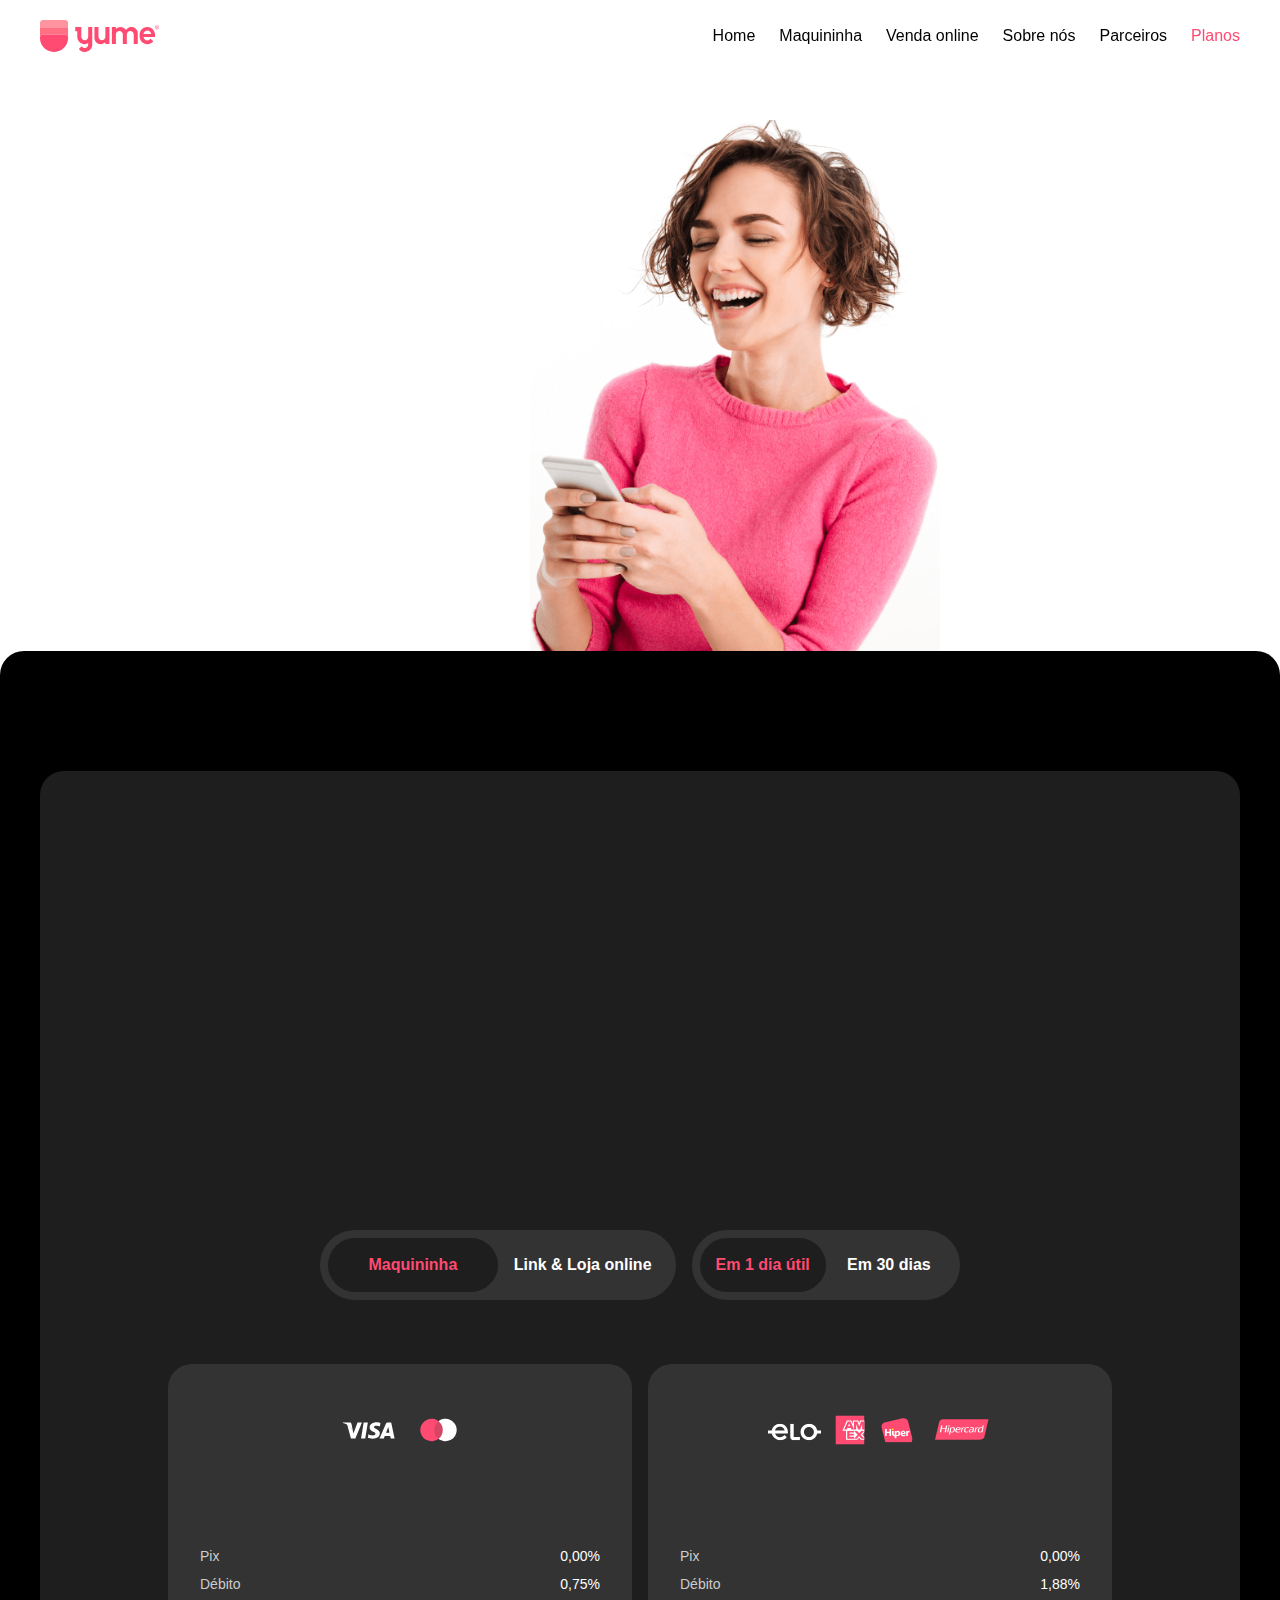
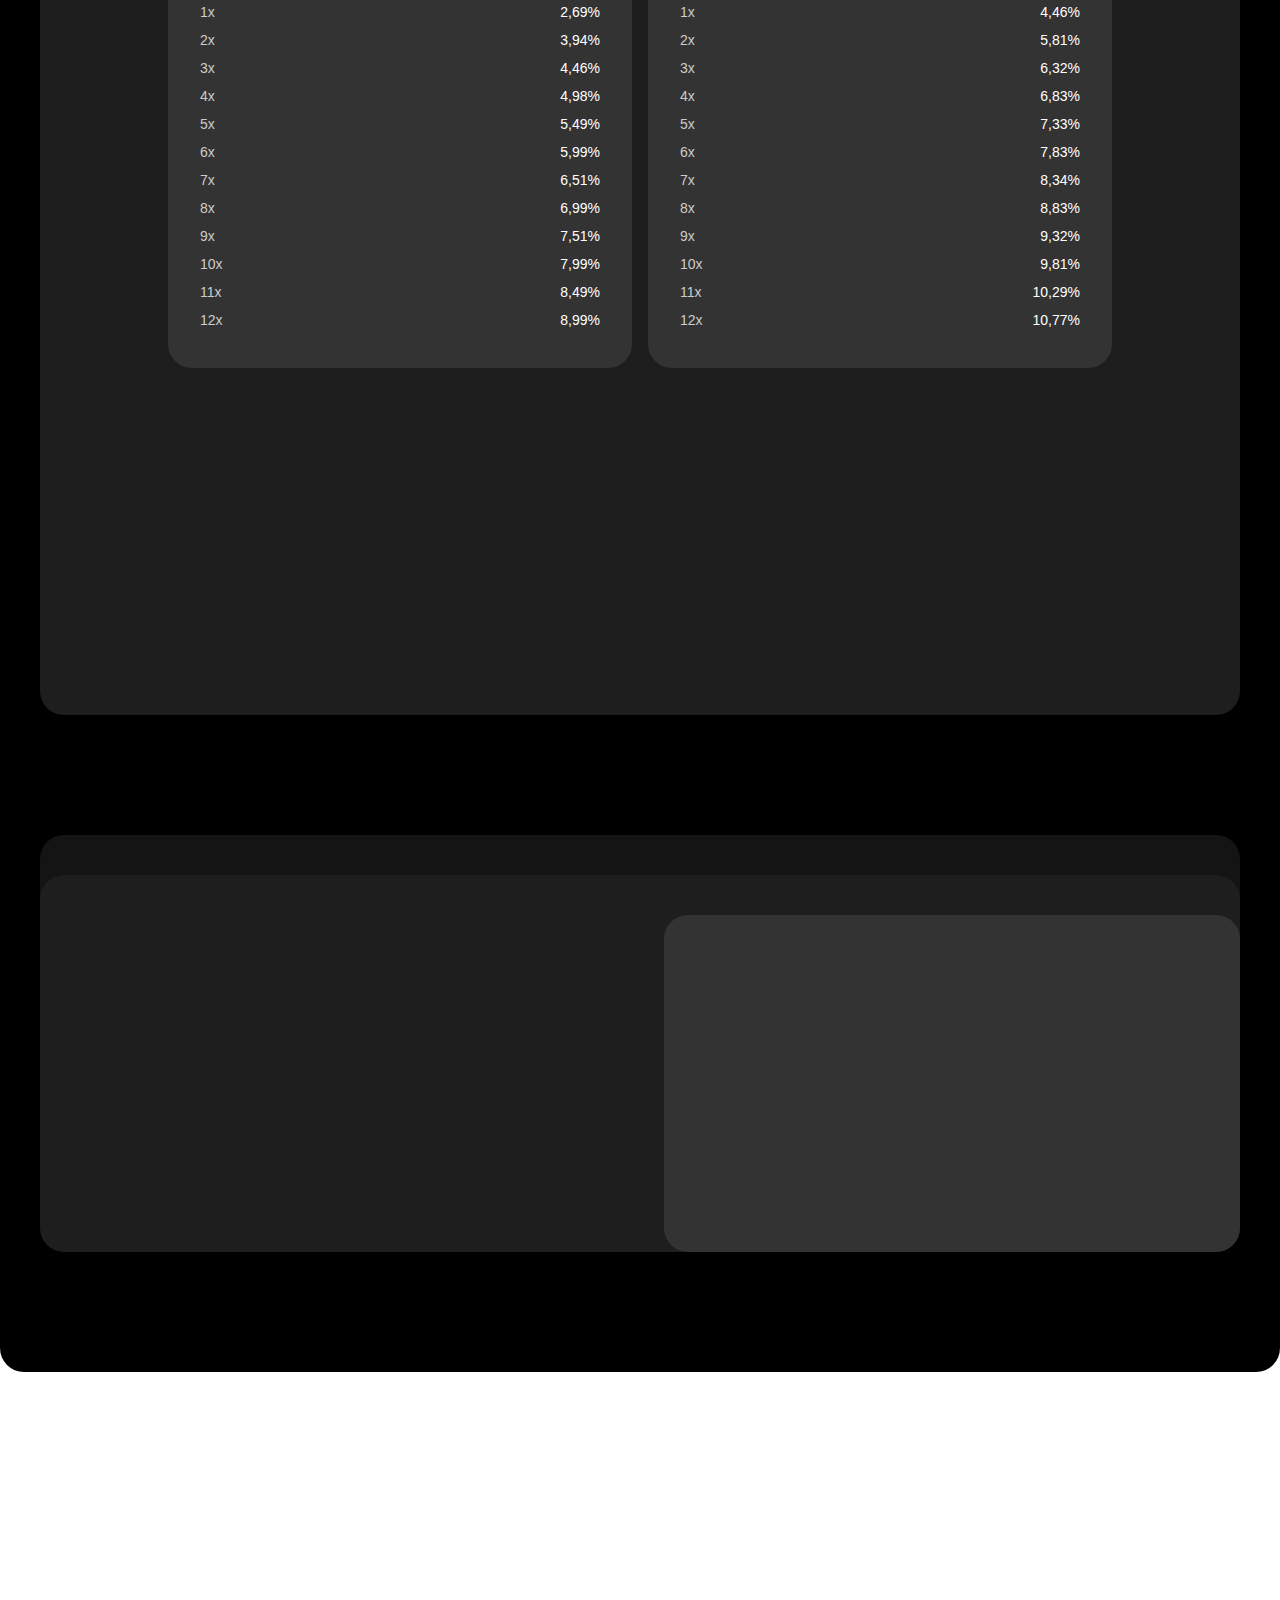
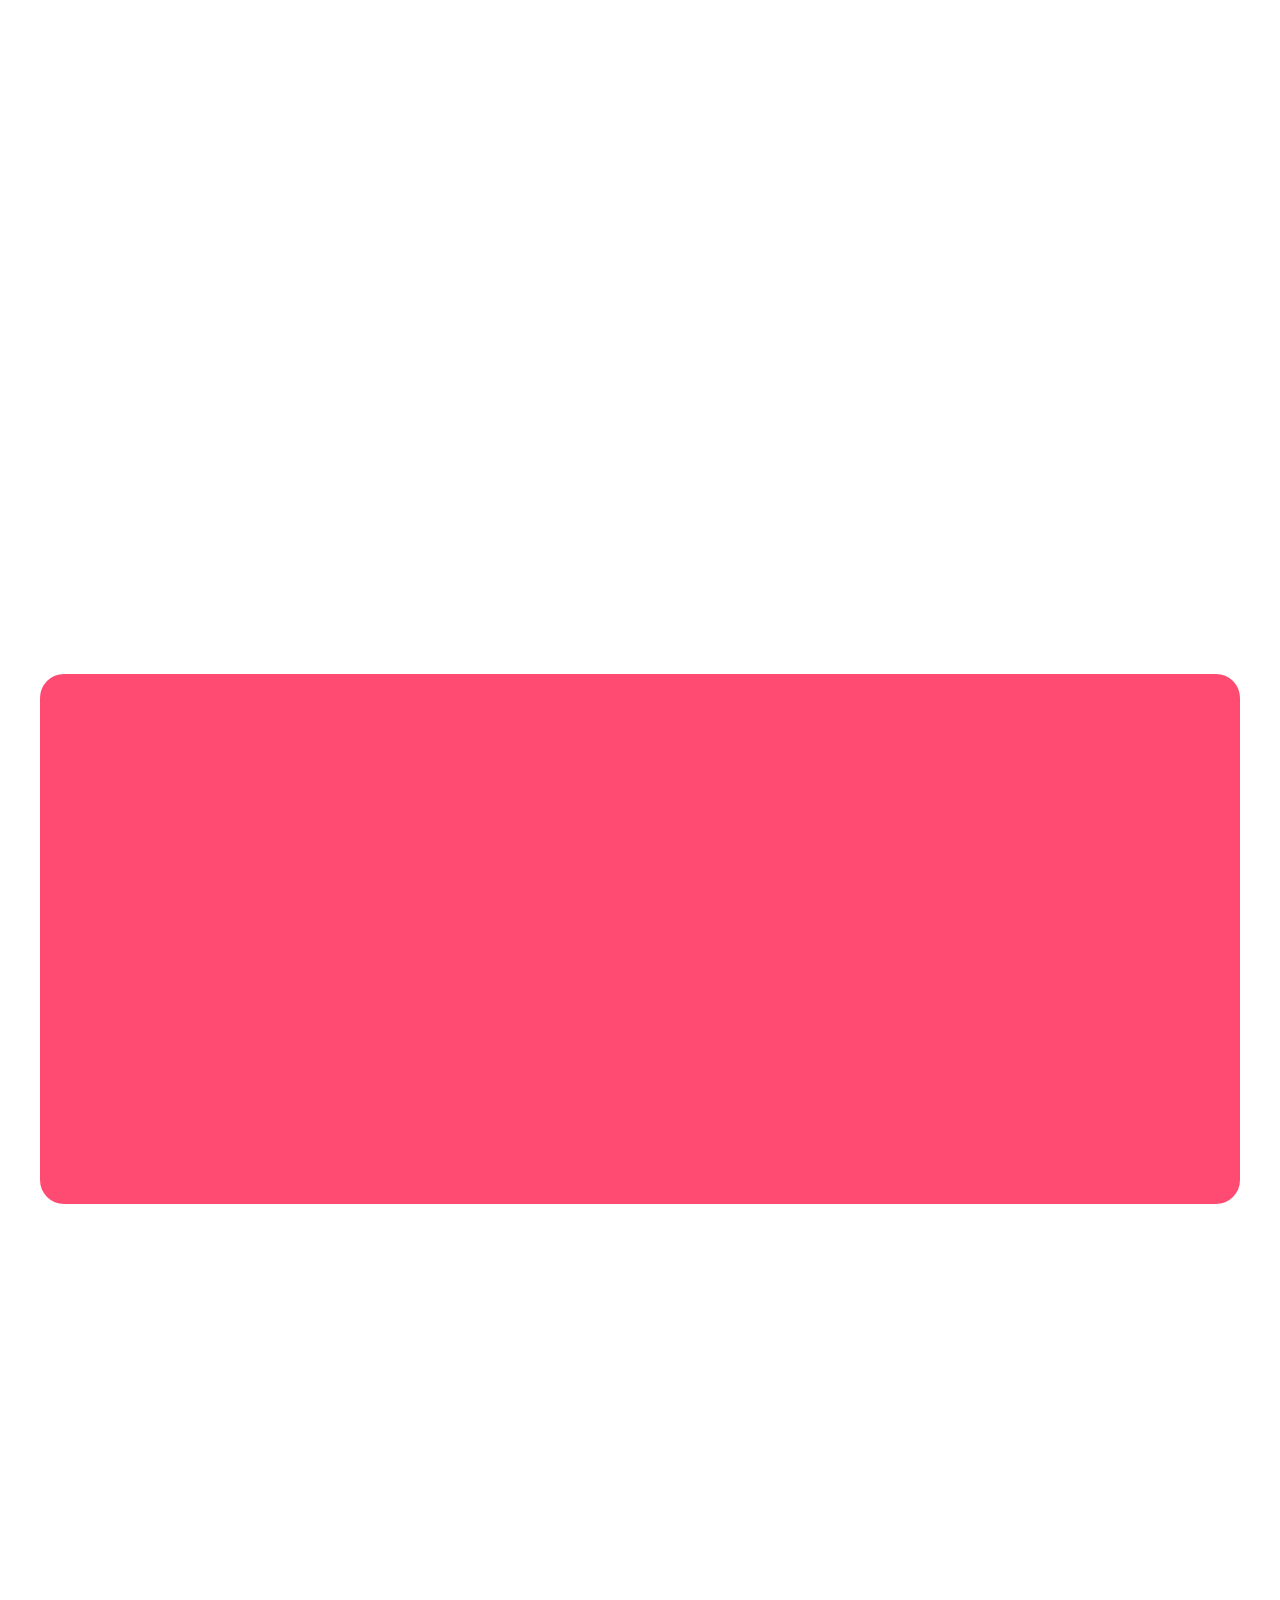
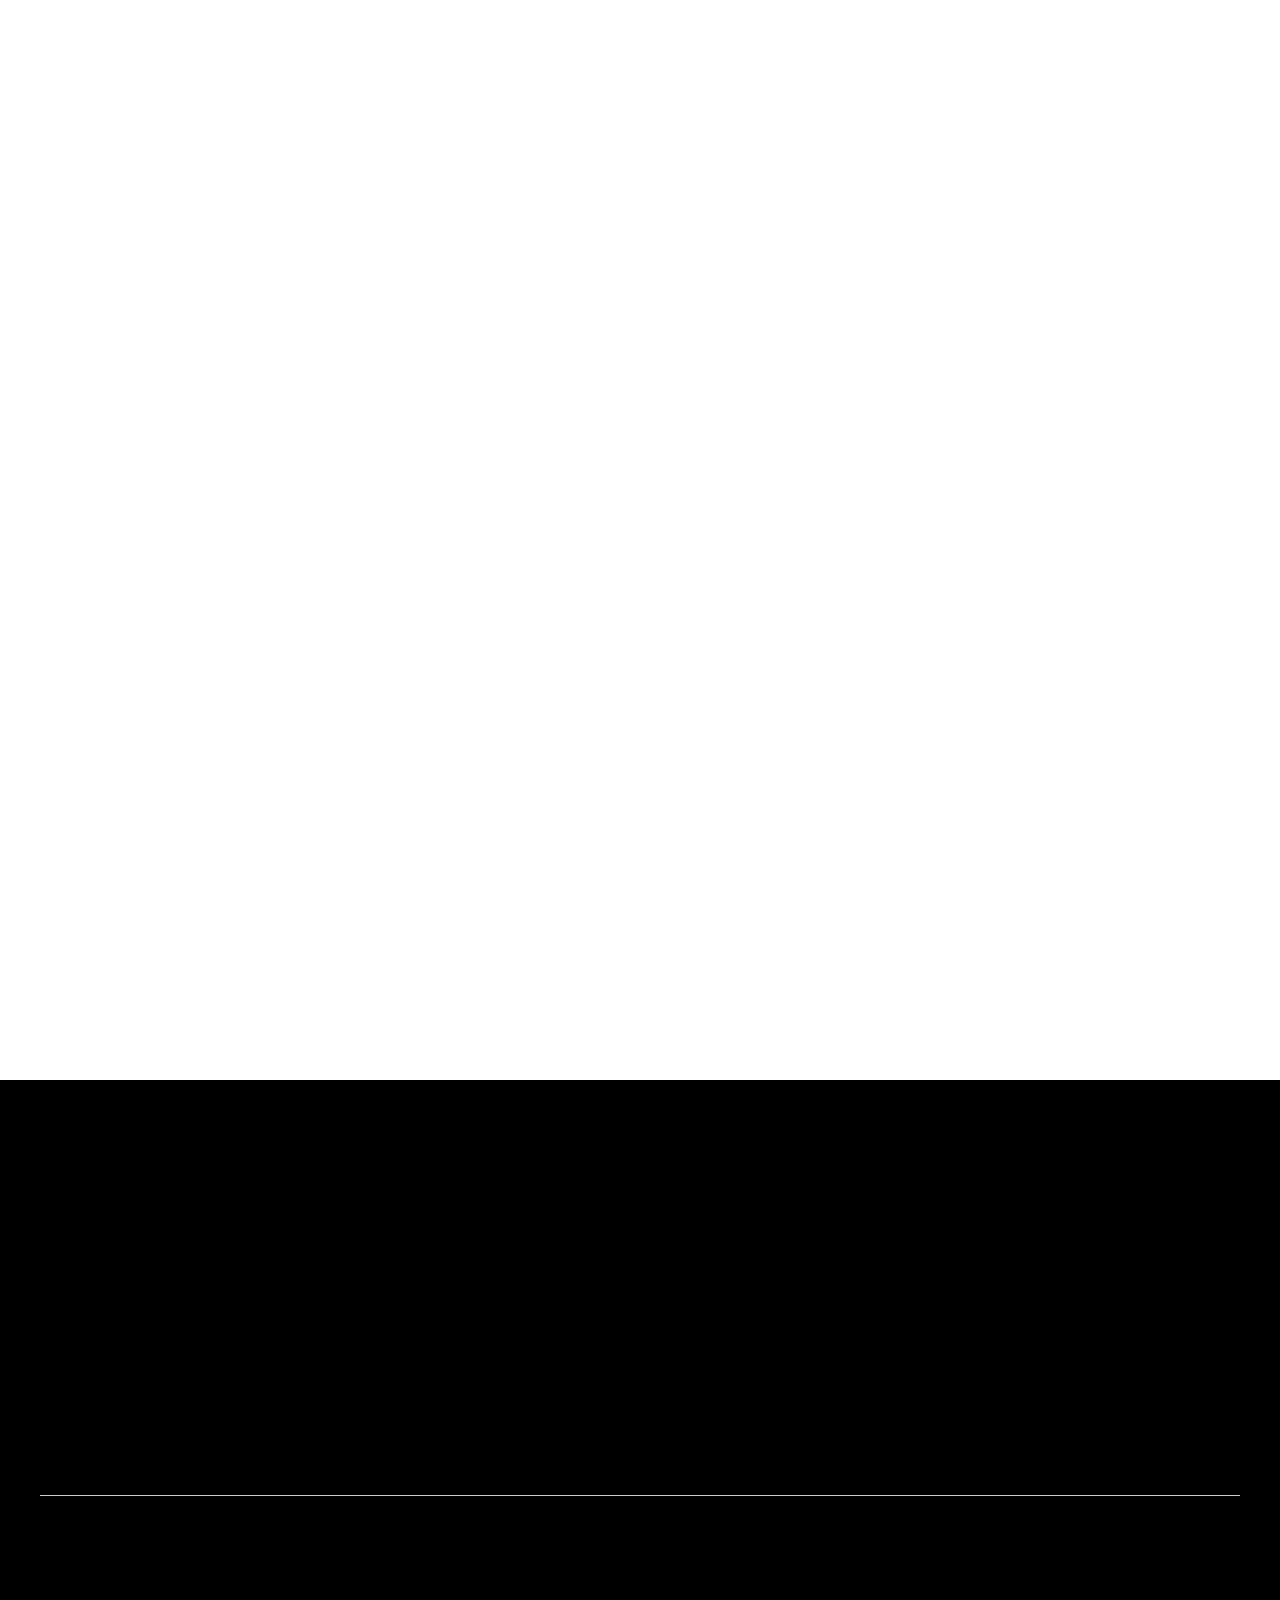
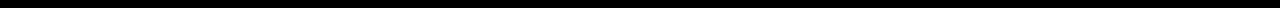
<file: pricing.html>
<!DOCTYPE html>
<html lang="en">
<head>
  <meta charset="UTF-8">
  <meta name="viewport" content="width=device-width, initial-scale=1.0">
  <link rel="stylesheet" href="assets/styles/pages/pricing/index.css">

  <link rel="icon" type="image/x-icon" href="assets/favicon/favicon.ico">
  <link rel="icon" type="image/png" sizes="32x32" href="assets/favicon/favicon-32x32.png">
  <link rel="icon" type="image/png" sizes="16x16" href="assets/favicon/favicon-16x16.png">
  <link rel="apple-touch-icon" sizes="180x180" href="assets/favicon/apple-touch-icon.png">
  <link rel="icon" sizes="192x192" href="assets/favicon/android-chrome-192x192.png">
  <link rel="icon" sizes="512x512" href="assets/favicon/android-chrome-512x512.png">

  <link
    rel="stylesheet"
    href="https://cdnjs.cloudflare.com/ajax/libs/animate.css/4.1.1/animate.min.css"
  />

  <title>Yume</title>
</head>
<body>
  <header>
    <div>
      <a href="index.html"><img src="/assets/imgs/logo.svg" alt="yume pro logo"></a>

      <button>
        <svg width="18" height="16" viewBox="0 0 18 16" fill="none" xmlns="http://www.w3.org/2000/svg">
        <path d="M0 0H18V2H0V0ZM0 7H18V9H0V7ZM0 14H18V16H0V14Z" fill="#1E1E1E"/>
        </svg>
      </button>
        
      <nav>
        <ul>
          <li>
            <a href='index.html'>Home</a>
          </li>
          <li>
            <a href='maquininha.html'>Maquininha</a>
          </li>
          <li>
            <a href='sellonline.html'>Venda online</a>
          </li>
          <li>
            <a href='aboutus.html'>Sobre nós</a>
          </li>
          <li>
            <a href='partners.html'>Parceiros</a>
          </li>
          <li>
            <a href='pricing.html'>Planos</a>
          </li>
          <!-- <li>
            <a href='/'>Blog</a>
          </li> -->
        </ul>
      </nav>

      <nav>
        <ul>
          <li>
            <a href='index.html'>Home</a>
          </li>
          <li>
            <a href='maquininha.html'>Maquininha</a>
          </li>
          <li>
            <a href='sellonline.html'>Venda online</a>
          </li>
          <li>
            <a href='aboutus.html'>Sobre nós</a>
          </li>
          <li>
            <a href='partners.html'>Parceiros</a>
          </li>
          <li>
            <a href='pricing.html'>Planos</a>
          </li>
          <!-- <li>
            <a href='/'>Blog</a>
          </li> -->
        </ul>
      </nav>
    
    </div>
  </header>
  <main>
    <section class="home_container">
      <div>
        <div>
          <strong>Economize também</strong>
          <h1>As menores taxas 
            para impulsionar 
            o crescimento 
            do seu negócio.</h1>

          <button>Impulsione seu negócio</button>
        </div>

        <img src="assets/imgs/hero-pricing.png" alt="cliente yume">

        <div>
          <div class="to-animate">
            <!-- <img src="assets/imgs/clients-pricing.svg" alt="clientes yume"> -->
             <div>
              <img src="assets/imgs/client-pricing-1.svg" alt="">
              <img src="assets/imgs/client-pricing-2.svg" alt="">
              <img src="assets/imgs/client-pricing-3.svg" alt="">
              <img src="assets/imgs/client-pricing-4.svg" alt="">
             </div>
            <small>Economize também como 
              +500 clientes nossos.</small>
          </div>

          <div class="to-animate">
            <span>Taxas competitivas é aqui na Yume.</span>
            <p>Você está cansado de pagar taxas exorbitantes nas suas transações? 
              A Yume tem a solução para você!</p>
          </div>
        </div>
      </div>
    </section>
    <section class="plans_container">
      <div>
        <div>
          <strong>Capital no controle</strong>
          <h2>Lucre mais com as 
            menores taxas do mercado.</h2>
        </div>

        <div>
          <div>
            <input type="checkbox" id="modalidade"/>
            <label for="modalidade">
              <div>Maquininha</div> 
              <div>Link & Loja online</div>
            </label>
          </div>

          <div>
            <input type="checkbox" id="prazo_recebimento"/>
            <label for="prazo_recebimento">
              <div>Em 1 dia útil</div> 
              <div>Em 30 dias</div>
            </label>
          </div>

          <!-- <div>
            <input type="checkbox" id="faturamento"/>
            <label for="faturamento">
              <div>+80mil</div>
              <div>Até 20mil</div>
            </label>
          </div> -->
        </div>

        <div>
          
          <div>
            <div>
              <svg width="74" height="36" viewBox="0 0 74 36" fill="none" xmlns="http://www.w3.org/2000/svg">
                <path d="M32.2303 26.4488H28.0327L30.6582 10.6084H34.8555L32.2303 26.4488Z" fill="white"/>
                <path d="M47.4459 10.9956C46.6179 10.6752 45.3047 10.3213 43.681 10.3213C39.5358 10.3213 36.6169 12.4782 36.599 15.5619C36.5645 17.837 38.6888 19.1007 40.2777 19.8593C41.9017 20.6345 42.4537 21.1404 42.4537 21.8314C42.4372 22.8926 41.1414 23.3817 39.9329 23.3817C38.2571 23.3817 37.3591 23.1295 35.9946 22.5391L35.4418 22.286L34.8545 25.8418C35.8389 26.2795 37.6527 26.6679 39.5358 26.6849C43.9401 26.6849 46.8075 24.5614 46.8415 21.2753C46.8582 19.472 45.7365 18.0903 43.3181 16.9613C41.8501 16.2365 40.9509 15.7478 40.9509 15.0062C40.9682 14.332 41.7114 13.6415 43.3686 13.6415C44.7332 13.6077 45.7358 13.9278 46.4954 14.248L46.875 14.4162L47.4459 10.9956Z" fill="white"/>
                <path d="M53.0254 20.8372C53.3711 19.9271 54.7013 16.4051 54.7013 16.4051C54.6838 16.439 55.0462 15.4783 55.2535 14.8886L55.5469 16.2535C55.5469 16.2535 56.3418 20.0452 56.5144 20.8372C55.8584 20.8372 53.8545 20.8372 53.0254 20.8372ZM58.2067 10.6084H54.9599C53.9587 10.6084 53.198 10.8946 52.7661 11.9227L46.5312 26.4486H50.9356C50.9356 26.4486 51.6606 24.4936 51.8165 24.0725C52.2997 24.0725 56.5842 24.0725 57.2057 24.0725C57.3262 24.6286 57.7066 26.4486 57.7066 26.4486H61.5931L58.2067 10.6084Z" fill="white"/>
                <path d="M24.5263 10.6084L20.4156 21.41L19.9664 19.2194C19.2064 16.6916 16.8229 13.9451 14.1631 12.5796L17.9284 26.432H22.367L28.9649 10.6084H24.5263Z" fill="white"/>
                <path d="M16.5988 10.6104H9.84546L9.77637 10.9305C15.0444 12.2449 18.5333 15.4135 19.9668 19.222L18.4987 11.9418C18.257 10.9302 17.5142 10.6437 16.5988 10.6104Z" fill="white"/>
                </svg>
                
              <svg width="56" height="36" viewBox="0 0 56 36" fill="none" xmlns="http://www.w3.org/2000/svg">
                <g clip-path="url(#clip0_117_1472)">
                <g clip-path="url(#clip1_117_1472)">
                <path d="M32.4202 9.1543H22.5767V26.8445H32.4202V9.1543Z" fill="#FF4A71" fill-opacity="0.8"/>
                <path d="M23.2016 18.0013C23.1998 16.2973 23.5857 14.6153 24.3301 13.0827C25.0746 11.5499 26.1581 10.2067 27.4984 9.15463C25.8387 7.85035 23.8457 7.0393 21.747 6.81418C19.6482 6.58904 17.5284 6.95891 15.63 7.88151C13.7315 8.80411 12.1308 10.2422 11.011 12.0315C9.89122 13.8207 9.29736 15.8889 9.29736 17.9997C9.29736 20.1105 9.89122 22.1787 11.011 23.9679C12.1308 25.7572 13.7315 27.1953 15.63 28.118C17.5284 29.0406 19.6482 29.4104 21.747 29.1852C23.8457 28.9601 25.8387 28.149 27.4984 26.8448C26.1584 25.7931 25.0753 24.4504 24.3308 22.9182C23.5864 21.386 23.2003 19.7047 23.2016 18.0013Z" fill="#FF4A71"/>
                <path d="M45.7017 18.0016C45.7016 20.1125 45.1077 22.1809 43.9876 23.9702C42.8676 25.7595 41.2668 27.1976 39.3681 28.1201C37.4693 29.0426 35.3493 29.4122 33.2505 29.1867C31.1517 28.9612 29.1585 28.1498 27.499 26.8451C28.8385 25.7925 29.9214 24.4494 30.666 22.9172C31.4106 21.3849 31.7975 19.7036 31.7975 18C31.7975 16.2965 31.4106 14.6152 30.666 13.0829C29.9214 11.5507 28.8385 10.2076 27.499 9.15495C29.1585 7.85027 31.1517 7.03883 33.2505 6.81338C35.3493 6.58792 37.4693 6.95755 39.3681 7.88002C41.2668 8.80249 42.8676 10.2406 43.9876 12.0299C45.1077 13.8192 45.7016 15.8876 45.7017 17.9985V18.0016Z" fill="white"/>
                <path d="M44.6268 24.9697V24.6072H44.7737V24.5322H44.4019V24.6072H44.5612V24.9697H44.6268ZM45.3486 24.9697V24.5322H45.2361L45.1049 24.8447L44.9736 24.5322H44.8737V24.9697H44.955V24.6416L45.0768 24.9259H45.1612L45.283 24.6416V24.9728L45.3486 24.9697Z" fill="#F89E26"/>
                </g>
                </g>
                <defs>
                <clipPath id="clip0_117_1472">
                <rect width="55.13" height="36" fill="white" transform="translate(0.0800781)"/>
                </clipPath>
                <clipPath id="clip1_117_1472">
                <rect width="55.13" height="36" fill="white" transform="translate(0.0800781)"/>
                </clipPath>
                </defs>
                </svg>  
            </div>

            <div>
              <div><span>Pix</span><strong>0,00%</strong></div>
              <div><span>Débito</span><strong>0,75%</strong></div>
              <div><span>1x</span><strong>2,69%</strong></div>
              <div><span>2x</span><strong>3,94%</strong></div>
              <div><span>3x</span><strong>4,46%</strong></div>
              <div><span>4x</span><strong>4,98%</strong></div>
              <div><span>5x</span><strong>5,49%</strong></div>
              <div><span>6x</span><strong>5,99%</strong></div>
              <div><span>7x</span><strong>6,51%</strong></div>
              <div><span>8x</span><strong>6,99%</strong></div>
              <div><span>9x</span><strong>7,51%</strong></div>
              <div><span>10x</span><strong>7,99%</strong></div>
              <div><span>11x</span><strong>8,49%</strong></div>
              <div><span>12x</span><strong>8,99%</strong></div>
            </div>
          </div>

          <div>
            <div>
              <svg width="65" height="32" viewBox="0 0 65 32" fill="none" xmlns="http://www.w3.org/2000/svg">
                <mask id="mask0_117_1524" style="mask-type:luminance" maskUnits="userSpaceOnUse" x="5" y="7" width="55" height="18">
                <path d="M59.131 7.74609H5.83887V24.2539H59.131V7.74609Z" fill="white"/>
                </mask>
                <g mask="url(#mask0_117_1524)">
                <path d="M5.83887 14.5072H9.77345C10.4834 10.7584 13.7412 7.74609 17.8946 7.74609C22.0481 7.74609 25.9296 11.11 25.9296 16.1858C25.9296 16.6559 25.8765 17.1611 25.8235 17.546H13.1175C13.7146 19.855 15.6122 21.2085 17.8946 21.2085C20.1771 21.2085 21.3182 20.4454 22.4794 19.1185L24.8149 21.2615C23.269 23.0265 20.96 24.2473 17.8946 24.2473C14.8293 24.2473 10.4834 21.2881 9.78004 17.5393H5.83887V14.5005V14.5072ZM22.5591 14.5072C22.3931 13.5583 21.9619 12.6892 21.3382 12.0654C20.5221 11.2493 19.3278 10.7385 17.888 10.7385C16.4482 10.7385 15.2805 11.2295 14.4112 12.0986C13.5421 12.9678 13.3231 13.5119 13.0843 14.5137H22.5591V14.5072ZM28.2916 7.85226H31.7087V20.8833H37.8991V24.1411H31.7617C29.5058 24.1411 28.2851 22.9203 28.2851 20.6644V7.85226H28.2916ZM38.5493 16C38.5493 11.5745 42.1588 7.74609 46.9359 7.74609C51.7131 7.74609 54.4799 10.7318 55.1898 14.5072H59.1244V17.546H55.1898C54.46 21.2947 51.1425 24.2539 46.9359 24.2539C42.1322 24.2539 38.5493 20.4521 38.5493 16ZM46.9426 21.0492C49.7956 21.0492 51.9122 18.8796 51.9122 16.0266C51.9122 13.1735 49.7425 10.9508 46.9426 10.9508C44.0895 10.9508 41.973 13.1204 41.973 16C41.973 18.8796 44.1426 21.0492 46.9426 21.0492Z" fill="white"/>
                </g>
                </svg>
                
                
              <svg width="37" height="36" viewBox="0 0 37 36" fill="none" xmlns="http://www.w3.org/2000/svg">
                <g clip-path="url(#clip0_117_1530)">
                <g clip-path="url(#clip1_117_1530)">
                <path fill-rule="evenodd" clip-rule="evenodd" d="M4.69482 3.72363H33.2466V32.2754H4.69482V3.72363Z" fill="#FF4A71"/>
                <path fill-rule="evenodd" clip-rule="evenodd" d="M15.0376 27.7575V17.5264L33.2457 17.5423V20.369L31.1408 22.6182L33.2457 24.888V27.7734H29.8861L28.1 25.8033L26.3267 27.7813L15.0376 27.7575Z" fill="white"/>
                <path fill-rule="evenodd" clip-rule="evenodd" d="M16.252 26.6347V18.6514H23.0219V20.4898H18.4441V21.7381H22.9124V23.5464H18.4441V24.7725H23.0219V26.6347H16.252Z" fill="#FF4A71"/>
                <path fill-rule="evenodd" clip-rule="evenodd" d="M22.9878 26.6347L26.7344 22.6375L22.9878 18.6514H25.8874L28.1764 21.1814L30.4714 18.6514H33.2458V18.7149L29.58 22.6375L33.2458 26.5204V26.6347H30.4431L28.1144 24.0793L25.8081 26.6347H22.9878Z" fill="#FF4A71"/>
                <path fill-rule="evenodd" clip-rule="evenodd" d="M15.8868 8.44629H20.2759L21.8177 11.9471V8.44629H27.2361L28.1705 11.0699L29.1078 8.44629H33.2464V18.6773H11.3789L15.8868 8.44629Z" fill="white"/>
                <path fill-rule="evenodd" clip-rule="evenodd" d="M16.7177 9.55859L13.1758 17.5355H15.6059L16.2737 15.9382H19.8949L20.5628 17.5355H23.0532L19.5237 9.55859H16.7177ZM17.0223 14.1474L18.0852 11.6078L19.1462 14.1474H17.0223Z" fill="#FF4A71"/>
                <path fill-rule="evenodd" clip-rule="evenodd" d="M23.019 17.5345V9.55762L26.4342 9.57031L28.1917 14.4733L29.9604 9.55762H33.2469V17.5345L31.1326 17.5537V12.0733L29.1354 17.5345H27.2052L25.1668 12.0559V17.5345H23.019Z" fill="#FF4A71"/>
                </g>
                </g>
                <defs>
                <clipPath id="clip0_117_1530">
                <rect width="36" height="36" fill="white" transform="translate(0.970215)"/>
                </clipPath>
                <clipPath id="clip1_117_1530">
                <rect width="36" height="36" fill="white" transform="translate(0.970215)"/>
                </clipPath>
                </defs>
                </svg>
                  
              <svg width="48" height="36" viewBox="0 0 48 36" fill="none" xmlns="http://www.w3.org/2000/svg">
                <g clip-path="url(#clip0_117_1540)">
                <g clip-path="url(#clip1_117_1540)">
                <mask id="mask0_117_1540" style="mask-type:luminance" maskUnits="userSpaceOnUse" x="8" y="5" width="32" height="26">
                <path d="M39.7024 5.44824H8.06543V30.5396H39.7024V5.44824Z" fill="white"/>
                </mask>
                <g mask="url(#mask0_117_1540)">
                <path fill-rule="evenodd" clip-rule="evenodd" d="M12.2989 30.1889H38.0995C38.2059 30.0683 38.2879 30.0415 38.4342 29.8995C38.7854 29.5647 39.0435 29.149 39.1844 28.6914C39.4254 27.9704 39.4783 27.2026 39.3385 26.4569C39.0648 25.082 38.6525 23.648 38.309 22.2677L35.208 9.72061C34.8501 8.28657 33.9977 7.356 32.9184 6.76215C31.4254 5.93916 30.1986 6.13603 28.5173 6.5287C27.0666 6.86759 25.6591 7.20539 24.2128 7.53244C23.4504 7.70563 12.3255 10.2123 11.3602 10.5952C10.1821 11.0611 9.17248 11.9992 8.74468 13.2385C8.23709 14.7112 8.82669 16.2529 9.17026 17.6471L11.256 25.9943C11.5885 27.3778 12.0097 28.7968 12.2978 30.1899L12.2989 30.1889Z" fill="#FF4A71"/>
                <path fill-rule="evenodd" clip-rule="evenodd" d="M34.6922 19.8334L34.6379 18.9362L33.1983 18.9072L33.2426 24.071L34.9083 24.0958C34.9061 23.2157 34.8862 22.3294 34.9083 21.4763C34.9327 20.5187 35.5212 20.2067 36.5242 20.3444L36.5219 18.8082C34.9759 18.7393 34.9549 19.6409 34.6922 19.8334ZM32.3604 23.8957L32.1553 22.8199C31.8739 22.7769 31.2088 23.0889 30.3245 22.9661C29.797 22.8931 29.1586 22.58 29.203 22.0335L32.6109 22.026C32.7472 20.5123 32.3448 19.3278 31.148 18.9244C29.9765 18.5295 28.5368 18.9653 27.9162 20.1519C27.1293 21.658 27.6336 24.1281 30.2436 24.2034C31.1856 24.2303 31.5669 24.0872 32.3604 23.8957ZM12.048 24.085H13.7326V21.1244H16.4656V24.085H18.1501V16.9072H16.4656V19.6559H13.7315V16.9072H12.0469V24.085H12.048ZM23.1595 19.671C23.1185 18.7061 23.492 18.9889 21.6777 18.9362L21.732 22.9426C21.322 22.9253 21.0715 22.7166 20.9219 22.4283C20.6083 21.828 20.7058 20.4747 20.7058 19.7721L20.7047 18.9223H19.0445C18.9447 19.686 18.9924 22.0668 19.2285 22.7091C19.7073 24.0151 20.7313 24.0743 21.7221 24.2454V26.2033C22.1033 26.2033 23.0719 26.257 23.3778 26.1678V24.2281C25.018 24.226 26.5009 24.227 27.0352 22.5983C27.1932 22.0819 27.2393 21.5394 27.1703 21.005C27.033 19.8216 26.2904 19.0104 25.3173 18.8459C24.3808 18.6877 23.9131 18.9889 23.2803 19.5678C23.2419 19.6041 23.2015 19.6386 23.1595 19.671Z" fill="white"/>
                <path fill-rule="evenodd" clip-rule="evenodd" d="M24.0902 20.1462C23.3831 20.3969 23.3787 21.0714 23.3787 21.8987C23.3787 22.1096 23.3798 22.3193 23.3765 22.5302C23.3732 22.7884 23.3045 22.9401 23.5161 22.9755C23.7312 23.0111 24.5324 22.9885 24.7308 22.9261C26.0186 22.5205 25.6595 19.5901 24.0902 20.1462ZM29.1716 20.9154H31.1111C31.0623 19.4975 29.3578 19.5277 29.1716 20.9154Z" fill="#FF4A71"/>
                <path fill-rule="evenodd" clip-rule="evenodd" d="M19.8762 16.6191C19.9927 16.6192 20.1081 16.6416 20.2158 16.6849C20.3235 16.7283 20.4213 16.7918 20.5037 16.8719C20.5861 16.952 20.6514 17.047 20.696 17.1516C20.7405 17.2561 20.7634 17.3683 20.7633 17.4814C20.7632 17.5945 20.7402 17.7066 20.6956 17.8111C20.6509 17.9156 20.5854 18.0106 20.5029 18.0906C20.4205 18.1706 20.3226 18.2339 20.2148 18.2771C20.107 18.3204 19.9916 18.3426 19.8751 18.3426C19.6396 18.3426 19.4139 18.2518 19.2474 18.0902C19.0809 17.9286 18.9873 17.7094 18.9873 17.4809C18.9873 17.2523 19.0809 17.0331 19.2474 16.8716C19.4139 16.7099 19.6396 16.6191 19.8751 16.6191H19.8762Z" fill="#FFED00"/>
                </g>
                </g>
                </g>
                <defs>
                <clipPath id="clip0_117_1540">
                <rect width="46.91" height="36" fill="white" transform="translate(0.970215)"/>
                </clipPath>
                <clipPath id="clip1_117_1540">
                <rect width="46.91" height="36" fill="white" transform="translate(0.970215)"/>
                </clipPath>
                </defs>
                </svg>
                    
              <svg width="73" height="36" viewBox="0 0 73 36" fill="none" xmlns="http://www.w3.org/2000/svg">
                <g clip-path="url(#clip0_117_1551)">
                <g clip-path="url(#clip1_117_1551)">
                <path d="M14.7383 11.5645H58.8783V23.1517H14.7383V11.5645Z" fill="white"/>
                <path d="M32.3961 27.6623L10.0674 27.6693V27.6221C10.0674 27.5961 10.103 27.427 10.1461 27.2466C10.1898 27.0663 10.2576 26.7793 10.2966 26.6089C10.3359 26.4386 10.4026 26.1491 10.4457 25.9658L10.6031 25.2869C10.6475 25.0969 10.716 24.7968 10.7563 24.6198C10.7967 24.4432 10.8637 24.1537 10.9058 23.9767C11.012 23.5285 11.116 23.0798 11.2178 22.6308C11.2568 22.4605 11.3187 22.1979 11.3553 22.0473C11.3919 21.8966 11.4388 21.6929 11.4593 21.5946C11.4798 21.4963 11.5459 21.2071 11.6064 20.9514C11.667 20.6962 11.7337 20.4066 11.7549 20.3083C11.7761 20.2099 11.8431 19.9207 11.9041 19.6651C11.9649 19.4099 12.0319 19.1206 12.0529 19.0219C12.0734 18.9237 12.1408 18.6345 12.2023 18.3789C12.2635 18.1235 12.3296 17.8394 12.3494 17.7478C12.3879 17.5728 12.4275 17.398 12.4685 17.2235C12.5143 17.0269 12.6015 16.6572 12.6617 16.4018C12.7219 16.1462 12.8252 15.7015 12.8909 15.4132C12.989 14.9843 13.0879 14.5555 13.1875 14.1269L13.3353 13.4958C13.4407 13.0473 13.5452 12.5985 13.6486 12.1495C13.6876 11.9796 13.754 11.6955 13.7965 11.5186C13.8388 11.3418 13.9121 11.0308 13.9586 10.8279C14.0125 10.5967 14.0705 10.3664 14.1327 10.1369C14.1817 9.95993 14.2507 9.74575 14.2866 9.66044C14.3222 9.57542 14.4204 9.39089 14.5052 9.25021L14.6592 8.99488L14.7991 8.83333C14.8757 8.7447 15.0133 8.60433 15.1042 8.52174C15.2128 8.42467 15.3266 8.33229 15.4453 8.24493C15.5417 8.17566 15.6813 8.08187 15.7558 8.03679C15.8301 7.99172 15.9762 7.91276 16.0802 7.86133C16.1841 7.80991 16.3299 7.74274 16.4045 7.71189C16.4787 7.68103 16.631 7.62476 16.7425 7.58695C16.854 7.54883 17.0668 7.4853 17.2152 7.44537C17.4198 7.39358 17.6267 7.34917 17.8354 7.31226C18.0277 7.27868 18.3314 7.2336 18.511 7.21243L18.8367 7.174L41.1792 7.16645L63.522 7.15918V7.20637C63.522 7.23239 63.486 7.4012 63.4422 7.5815C63.3985 7.7621 63.3253 8.07068 63.2793 8.26702C63.2338 8.46366 63.1672 8.74773 63.1313 8.89838C63.0957 9.04904 63.0277 9.33825 62.9808 9.54154L62.82 10.2322C62.7786 10.4092 62.7115 10.6984 62.6708 10.8754C62.6305 11.0523 62.563 11.3415 62.521 11.5186C62.4793 11.6955 62.4142 11.9741 62.3766 12.1378L62.2257 12.7931C62.1802 12.9897 62.1074 13.3003 62.0636 13.4837C62.0194 13.667 61.9528 13.9514 61.9152 14.115L61.7643 14.77C61.7188 14.9667 61.6459 15.2774 61.6022 15.461C61.553 15.6673 61.5046 15.8737 61.4571 16.0803L61.307 16.7352C61.2087 17.1602 61.1098 17.585 61.0103 18.0098C60.9669 18.1931 60.893 18.5092 60.8458 18.7125C60.7989 18.9151 60.7315 19.205 60.696 19.3557L60.5492 19.9867C60.5037 20.1833 60.4315 20.494 60.3884 20.6777L60.239 21.3208L60.0867 21.9758L59.926 22.6668L59.7792 23.2979L59.63 23.941C59.5849 24.1377 59.5113 24.4471 59.4665 24.6292L59.3851 24.9602L59.2879 25.1889C59.2349 25.3151 59.1546 25.4823 59.1101 25.5607C58.9933 25.7601 58.8567 25.9499 58.702 26.1279C58.6551 26.1794 58.5141 26.3122 58.389 26.4232L58.1611 26.6247L57.9415 26.7621C57.8211 26.8377 57.6912 26.9145 57.6529 26.9329C57.6148 26.9511 57.4695 27.0168 57.3298 27.0782C57.1867 27.1414 57.0408 27.1995 56.8924 27.2524C56.7453 27.2998 56.5965 27.3429 56.4463 27.3816C56.3023 27.4185 56.148 27.4551 56.1036 27.4623C56.059 27.4699 55.9041 27.4983 55.7597 27.5253C55.615 27.5522 55.3232 27.5925 55.1112 27.6148L54.7253 27.6554L32.3961 27.6623ZM24.4519 22.5714H25.0331L25.0496 22.5337C25.0585 22.5127 25.066 22.4641 25.066 22.4254C25.066 22.3866 25.0852 22.2454 25.1084 22.1116C25.1317 21.978 25.1868 21.6702 25.2305 21.4279C25.2744 21.1857 25.34 20.8211 25.3759 20.6181C25.4122 20.4151 25.4566 20.1552 25.4744 20.0403C25.4922 19.9257 25.5141 19.8318 25.523 19.8318C25.5316 19.8318 25.5692 19.8827 25.6065 19.9446L25.6738 20.0572L25.8237 20.1903L25.9735 20.3234L26.1583 20.3882L26.3424 20.4532L26.5623 20.4783L26.7819 20.5034L27.061 20.4886L27.3398 20.4735L27.6418 20.4046L27.9439 20.3355L28.1061 20.2702C28.195 20.2345 28.3534 20.1562 28.4574 20.0966L28.6466 19.9876L28.8231 19.8325C28.9199 19.7472 29.0568 19.6101 29.1269 19.5281C29.1974 19.4459 29.2548 19.3729 29.2548 19.3657C29.2548 19.3581 29.289 19.3075 29.3314 19.2525C29.3736 19.198 29.4597 19.0458 29.523 18.9149C29.5863 18.7839 29.6851 18.5479 29.7429 18.391L29.8477 18.105L29.9017 17.8573C29.9314 17.7211 29.9701 17.4961 29.9869 17.3572L30.0176 17.1046L29.9998 16.8901L29.9821 16.6756L29.9257 16.4615L29.8692 16.247L29.7778 16.0866L29.6869 15.9259L29.5103 15.7611L29.3342 15.5965L29.1255 15.5016L28.9168 15.4062L28.6873 15.3578L28.4574 15.3095L28.2279 15.2943L27.998 15.2798L27.7421 15.3055L27.4863 15.3315L27.2776 15.3784L27.0686 15.4257L26.8873 15.4994C26.7764 15.5453 26.6686 15.5966 26.5644 15.6531C26.5023 15.6868 26.4428 15.7242 26.3864 15.765C26.3659 15.7831 26.3177 15.8159 26.2786 15.8386L26.2075 15.8794L26.2572 15.67C26.2845 15.555 26.3074 15.4474 26.3081 15.431L26.3091 15.4014H25.3181L25.2313 15.8836C25.1293 16.4498 25.0238 17.0155 24.9148 17.5807L24.7663 18.3552C24.7219 18.5843 24.649 18.9487 24.6039 19.1651C24.4507 19.8996 24.2969 20.6341 24.1424 21.3684C24.0979 21.5779 24.025 21.9105 23.9809 22.1068C23.9506 22.2439 23.9189 22.381 23.8858 22.5177L23.8708 22.5714H24.4519ZM26.9536 19.8173L26.7279 19.8294L26.5804 19.8061L26.433 19.7832L26.2831 19.723L26.1333 19.6627L26.0286 19.5747L25.924 19.4867L25.8638 19.3674C25.8249 19.2874 25.7933 19.2048 25.769 19.1203L25.7344 18.9921L25.7481 18.7866L25.7618 18.5815L25.8316 18.2599C25.8699 18.083 25.9386 17.7508 25.9845 17.5215C26.03 17.2922 26.0994 16.9561 26.1385 16.7749L26.2089 16.4451L26.3638 16.3317C26.4586 16.2631 26.5589 16.2009 26.6638 16.1453L26.8089 16.0727L26.9981 16.0213L27.1873 15.9698L27.4304 15.9571L27.6737 15.9444L27.8718 15.9817L28.0698 16.0189L28.2098 16.0757L28.3493 16.1323L28.4667 16.2363L28.5836 16.3402L28.6469 16.4499C28.6818 16.5105 28.7307 16.629 28.7553 16.7131L28.8008 16.8662L28.7872 17.3188L28.7731 17.7713L28.7037 18.0391C28.6654 18.1861 28.5929 18.4111 28.5423 18.5391L28.4499 18.7721L28.3373 18.9603C28.2754 19.0641 28.18 19.2041 28.1249 19.2715C28.0701 19.3391 27.9826 19.4265 27.9306 19.4658C27.8782 19.5051 27.7914 19.5669 27.737 19.6025L27.6378 19.6679L27.4086 19.7365L27.1794 19.8052L26.9536 19.8173ZM32.5651 20.472L32.8627 20.475L33.1597 20.4511C33.3232 20.4381 33.5907 20.4106 33.7542 20.3903C33.9646 20.3625 34.174 20.3287 34.3819 20.2893L34.7124 20.2254L34.7288 20.118C34.7377 20.0591 34.775 19.8832 34.8109 19.7274L34.8773 19.4443L34.8626 19.4313L34.8482 19.4186L34.7469 19.4616C34.6209 19.5084 34.4926 19.5502 34.3624 19.5868L34.0792 19.6691L33.7816 19.7199L33.484 19.7707L33.0112 19.7716L32.5381 19.7723L32.376 19.7269C32.2766 19.6981 32.1791 19.6639 32.0845 19.6246L31.9552 19.5684L31.8485 19.4833L31.7417 19.3983L31.6582 19.27L31.5751 19.1418L31.5229 18.9808L31.4708 18.8196L31.4705 18.5219L31.4698 18.2239L31.5163 17.9583L31.5625 17.6927L31.9696 17.6761L32.376 17.6591L33.8794 17.6676L35.3825 17.6761L35.428 17.5067C35.4627 17.3647 35.4909 17.2216 35.5129 17.0777L35.5522 16.8187L35.5529 16.6009L35.5539 16.383L35.5111 16.2201L35.468 16.0576L35.3975 15.9498C35.3524 15.8829 35.3014 15.819 35.245 15.7589C35.1913 15.706 35.1317 15.658 35.0671 15.6156C34.9923 15.5711 34.9148 15.5299 34.8352 15.4924L34.7 15.4289L34.4641 15.379L34.228 15.3288L33.9373 15.3042L33.6464 15.2798L33.3762 15.295L33.106 15.3107L32.7813 15.3657L32.457 15.4204L32.2545 15.4919C32.143 15.5311 31.9726 15.6029 31.8762 15.6513C31.7793 15.6994 31.6456 15.778 31.5786 15.8258C31.4896 15.8914 31.4037 15.9602 31.3214 16.0322C31.2318 16.1138 31.1499 16.2016 31.076 16.2948C31.0158 16.3734 30.9232 16.5125 30.8708 16.6043C30.8178 16.6959 30.749 16.8244 30.7179 16.8901C30.6868 16.9558 30.63 17.0897 30.592 17.1878C30.5537 17.2861 30.4938 17.4737 30.4586 17.6046C30.4173 17.7634 30.3818 17.9232 30.3519 18.0839L30.3088 18.325V18.6795L30.3094 19.0341L30.3505 19.1886C30.373 19.2739 30.4161 19.4026 30.4462 19.4746C30.4767 19.5469 30.5325 19.6539 30.5705 19.7129C30.6088 19.7719 30.6902 19.8666 30.751 19.9238C30.8127 19.981 30.9235 20.0675 30.9977 20.1162C31.072 20.1649 31.2043 20.2336 31.2919 20.2686L31.4506 20.3322L31.6723 20.3797C31.7941 20.4054 31.9778 20.4363 32.0808 20.4481C32.1837 20.4595 32.4016 20.4705 32.5651 20.472ZM33.0741 17.1163C32.326 17.1163 31.714 17.1115 31.714 17.1058C31.714 17.1001 31.7458 17.0172 31.7849 16.9213C31.8238 16.8257 31.8922 16.6829 31.9371 16.6045L32.0185 16.462L32.1974 16.305L32.376 16.1486L32.5518 16.0745C32.6482 16.0336 32.7759 15.9895 32.8358 15.9759C32.8949 15.9626 33.065 15.9447 33.2138 15.9363L33.484 15.9211L33.6916 15.9444L33.899 15.9681L34.0497 16.0288L34.2006 16.0897L34.2834 16.1683C34.3289 16.2115 34.3833 16.2754 34.4038 16.3098L34.4415 16.3728L34.4668 16.5123L34.4914 16.6521L34.463 16.8841L34.4346 17.1163H33.0741ZM41.1593 20.4723L41.4566 20.475L41.7942 20.4399C41.978 20.4208 42.1613 20.3969 42.3436 20.3686C42.4599 20.3485 42.6484 20.3089 42.7623 20.2807C42.8765 20.2524 42.9795 20.2215 42.9915 20.2125C43.0035 20.2033 43.036 20.0953 43.0629 19.9722C43.0903 19.8494 43.1249 19.6842 43.1396 19.6056C43.1544 19.5269 43.1619 19.4585 43.1563 19.4534C43.1509 19.4483 43.131 19.4549 43.1122 19.4682C43.093 19.4815 42.9607 19.5305 42.8174 19.5774L42.5574 19.6627L42.1866 19.7259L41.8161 19.7895L41.5011 19.7798L41.1859 19.7704L41.007 19.7157L40.8281 19.6609L40.69 19.5541L40.5514 19.4476L40.4597 19.3003L40.3681 19.153L40.3243 18.9564L40.2808 18.7591V18.5034L40.2811 18.2478L40.3341 17.9383L40.3876 17.6285L40.4437 17.4618C40.4744 17.3702 40.5093 17.2629 40.5213 17.2235C40.5329 17.1842 40.5825 17.0716 40.6314 16.9737C40.6801 16.8753 40.7672 16.7234 40.8247 16.636L40.9291 16.4772L41.0577 16.3598L41.1864 16.2424L41.3222 16.168L41.4583 16.0938L41.6331 16.0464C41.757 16.0146 41.883 15.9893 42.0104 15.9708L42.2132 15.9432L42.5105 15.9563L42.8078 15.9696L43.1592 16.0315L43.5104 16.0936L43.6531 16.1404C43.7318 16.1662 43.7995 16.1873 43.8036 16.1873C43.808 16.1873 43.8269 16.099 43.8457 15.9907C43.869 15.8587 43.8939 15.7271 43.9203 15.5956C43.9421 15.4867 43.9551 15.3923 43.9486 15.3869C43.9421 15.3808 43.8364 15.366 43.714 15.3537C43.4676 15.3331 43.2208 15.317 42.9737 15.3052L42.4565 15.2789L42.0915 15.3037L41.7268 15.3282L41.4566 15.3784L41.1864 15.4283L41.0122 15.4897C40.9165 15.5236 40.7762 15.5844 40.7006 15.625C40.625 15.6658 40.5289 15.7205 40.4868 15.7466C40.4446 15.7729 40.3171 15.8751 40.2031 15.9737L39.9962 16.1535L39.8805 16.3026C39.8169 16.3846 39.7072 16.5558 39.6363 16.6829L39.5077 16.914L39.4088 17.1639C39.3548 17.3016 39.2789 17.527 39.2405 17.6643L39.1708 17.9145L39.1455 18.1407L39.1202 18.3671L39.1205 18.6647V18.9624L39.1461 19.1357L39.1718 19.3091L39.2528 19.4872L39.3336 19.6655L39.4274 19.794L39.5208 19.9229L39.6692 20.0521L39.818 20.1809L39.9753 20.2541L40.1326 20.3273L40.3389 20.3779C40.4529 20.4058 40.6171 20.4378 40.704 20.449C40.7909 20.4602 40.9958 20.4708 41.1593 20.4723ZM45.6046 20.4635L45.9693 20.4541L46.1992 20.4024L46.4287 20.3507L46.5775 20.2886C46.6593 20.2545 46.7931 20.1873 46.8748 20.1393C46.9566 20.0908 47.0828 19.9994 47.156 19.9359C47.2289 19.8724 47.337 19.7634 47.3961 19.6945C47.4554 19.6252 47.5073 19.5717 47.5118 19.5756C47.5162 19.5795 47.5025 19.6897 47.4813 19.8206C47.4606 19.9488 47.4477 20.0778 47.4427 20.2072L47.4423 20.3561H48.434L48.4494 20.0166L48.4645 19.6773L48.5353 19.2365C48.5743 18.9941 48.6373 18.6351 48.6749 18.4384C48.7701 17.9496 48.8691 17.4613 48.9714 16.9737L49.0439 16.6282L49.0467 16.3298L49.0491 16.0312L48.9725 15.8937L48.8958 15.7557L48.7922 15.6679L48.6882 15.5802L48.5178 15.504L48.3475 15.4277L48.0937 15.3781L47.8395 15.3282L47.4898 15.3046L47.1403 15.2813L46.6901 15.3058C46.4425 15.3194 46.0938 15.346 45.9152 15.3651L45.591 15.3999L45.37 15.4005L45.149 15.4014L45.1169 15.5385C45.099 15.6135 45.0501 15.7925 45.0077 15.936C44.9653 16.0793 44.9345 16.2003 44.9393 16.2046C44.9441 16.2088 45.0625 16.1849 45.202 16.152C45.3416 16.1187 45.6381 16.0643 45.8612 16.031L46.2666 15.9698L46.6316 15.9568L46.9962 15.9435L47.2313 15.9798L47.4663 16.0162L47.6233 16.0842L47.7799 16.1525L47.8678 16.2678L47.9558 16.3834L47.9545 16.5652L47.953 16.7473L47.9066 16.947L47.86 17.1467L46.8878 17.1497L45.9152 17.1527L45.5971 17.2296C45.422 17.2719 45.2284 17.3282 45.1664 17.3545C45.1046 17.3808 45.0426 17.4023 45.029 17.4023C45.0152 17.4023 44.9109 17.4531 44.7974 17.5154L44.5911 17.6285L44.4285 17.7713C44.3393 17.85 44.2251 17.968 44.1748 18.0337C44.1057 18.1308 44.0453 18.2325 43.9938 18.3377L43.9038 18.5225L43.8625 18.7307L43.821 18.9388V19.3751L43.8604 19.5568L43.9001 19.7383L43.9733 19.8569C44.0133 19.9223 44.0872 20.0178 44.1372 20.0693L44.2281 20.1631L44.3899 20.2497L44.5514 20.3362L44.7365 20.3821C44.8384 20.4075 44.993 20.4384 45.0806 20.4505L45.24 20.4725L45.6046 20.4635ZM45.9423 19.7974L45.7261 19.8073L45.5832 19.7752C45.4916 19.7534 45.4026 19.7241 45.3173 19.6875L45.1952 19.6322L45.1281 19.5619C45.081 19.5095 45.0393 19.4533 45.0037 19.3941L44.9454 19.2961L44.9342 19.0671L44.9229 18.838L44.9688 18.6989C44.9941 18.6227 45.0529 18.4901 45.1001 18.4045L45.1856 18.2487L45.3495 18.1054L45.5133 17.9619L45.6874 17.8882L45.8612 17.8143L46.0774 17.7689L46.2936 17.7235H47.6449L47.6876 17.7393L47.7304 17.7551L47.6944 17.9419C47.6746 18.0448 47.6274 18.2306 47.5894 18.355C47.5518 18.4795 47.4847 18.6626 47.441 18.7615C47.4111 18.8254 47.3845 18.8904 47.3612 18.9564C47.3612 18.9645 47.3168 19.0368 47.2624 19.117L47.1639 19.2631L47.0018 19.4046C46.9124 19.4824 46.8296 19.5462 46.8176 19.5462C46.8057 19.5462 46.7513 19.5729 46.6962 19.6058L46.5967 19.6651L46.3778 19.7262L46.1585 19.7873L45.9423 19.7974ZM54.7389 20.472L54.9955 20.4747L55.2387 20.4399C55.3725 20.4208 55.5428 20.3899 55.6171 20.3715C55.6913 20.3527 55.825 20.305 55.9144 20.2645L56.0765 20.1912L56.216 20.0832L56.3557 19.975L56.5024 19.8022C56.5831 19.7071 56.6563 19.6134 56.6648 19.5938L56.6806 19.558L56.6669 19.6773C56.6594 19.7426 56.6427 19.8497 56.6296 19.9153C56.6166 19.981 56.5978 20.1069 56.5879 20.1952L56.5701 20.3561H57.6306V20.0345L57.7113 19.4271C57.7557 19.0927 57.8214 18.6481 57.8571 18.4384C57.893 18.2287 57.9484 17.9286 57.9801 17.7713C58.012 17.614 58.0684 17.3303 58.1054 17.1403C58.1424 16.9503 58.2093 16.6178 58.2538 16.4018C58.2987 16.1856 58.3701 15.8425 58.4129 15.6395L58.5607 14.9367C58.599 14.7534 58.6681 14.4318 58.714 14.2222C58.7595 14.0125 58.8265 13.7178 58.8625 13.5672C58.8984 13.4165 58.9277 13.2853 58.9274 13.2753V13.2575H57.7708L57.7538 13.4063C57.7445 13.488 57.7 13.759 57.6552 14.008C57.6108 14.2566 57.5379 14.6533 57.4934 14.8893L57.3984 15.3975L57.384 15.4767L57.3381 15.4598C57.2384 15.4318 57.1375 15.407 57.0357 15.3856L56.7792 15.3288L56.4278 15.3046L56.0765 15.2803L55.7792 15.3052L55.482 15.3294L55.2117 15.3899L54.9415 15.4498L54.6846 15.5603L54.428 15.6707L54.2389 15.7941L54.0497 15.9175L53.8862 16.0718C53.7833 16.1709 53.6871 16.2751 53.5977 16.384L53.4726 16.5419L53.3258 16.8111C53.245 16.9594 53.1465 17.1557 53.1073 17.2474C53.0484 17.3958 52.9969 17.5466 52.9529 17.6991L52.8701 17.9844L52.8294 18.3543L52.7887 18.7243L52.8195 19.0219L52.8499 19.3197L52.8862 19.4271C52.9061 19.486 52.9481 19.5911 52.9793 19.6603L53.0364 19.7868L53.1404 19.9108L53.2444 20.0349L53.3634 20.1207L53.4821 20.2063L53.6443 20.2775C53.7336 20.3165 53.883 20.367 53.9768 20.3894C54.0705 20.4121 54.2224 20.4393 54.3145 20.4499C54.4068 20.4605 54.598 20.4705 54.7389 20.472ZM55.1997 19.7962L54.9955 19.8055L54.8576 19.7837C54.7656 19.7674 54.6754 19.7435 54.5884 19.7124L54.4567 19.6624L54.3459 19.5826L54.2354 19.5024L54.153 19.3632L54.0705 19.2246L54.0332 19.0698L53.9956 18.9149L53.9986 18.6051L54.0021 18.2956L54.0456 18.0216L54.089 17.7478L54.1567 17.5572C54.194 17.4522 54.2248 17.3533 54.2248 17.3373C54.2251 17.3212 54.2621 17.2356 54.3066 17.1467C54.3513 17.058 54.426 16.921 54.4729 16.8423C54.5193 16.7637 54.6062 16.6415 54.6661 16.57C54.726 16.499 54.8326 16.3915 54.9031 16.332C54.9736 16.2721 55.0858 16.1937 55.1522 16.1574L55.2733 16.0921L55.4858 16.027L55.6982 15.9623H56.59L56.8469 16.0249C56.9878 16.0594 57.138 16.0993 57.1801 16.1138L57.2563 16.1402L57.2413 16.2055C57.2165 16.3223 57.1928 16.4393 57.1701 16.5564C57.079 17.0137 56.9839 17.4703 56.8849 17.9262C56.8488 18.094 56.8076 18.2608 56.7614 18.4266C56.7316 18.5249 56.6898 18.6607 56.6686 18.7291C56.6379 18.8187 56.5999 18.9063 56.5551 18.9912C56.5086 19.0759 56.4555 19.1579 56.396 19.2362C56.3438 19.3011 56.2852 19.3619 56.2208 19.4177C56.1453 19.4762 56.0656 19.5301 55.982 19.5792L55.8332 19.6663L55.6184 19.7266L55.4036 19.7865L55.1997 19.7962ZM15.4261 20.3558H16.0829L16.1298 20.0999C16.1558 19.9591 16.2064 19.6885 16.2423 19.4985L16.3911 18.7125C16.437 18.4702 16.5054 18.111 16.5437 17.9145C16.5817 17.7178 16.6422 17.4132 16.6781 17.2368C16.7141 17.061 16.7503 16.9107 16.7585 16.9034L16.7739 16.8901H20.3049L20.3247 16.9073L20.3442 16.9246L20.3134 17.0622C20.2966 17.1378 20.2471 17.3714 20.2029 17.5811L20.0384 18.3671C19.9918 18.5897 19.9249 18.9058 19.8893 19.0698C19.8533 19.2335 19.7815 19.5766 19.7288 19.8322C19.6765 20.0874 19.6334 20.3101 19.6337 20.3261V20.3561H20.9525L20.9818 20.2072C20.998 20.1253 21.0236 19.9779 21.039 19.8796C21.0646 19.7246 21.0924 19.5698 21.1221 19.4152C21.1522 19.2579 21.2128 18.947 21.2562 18.7243C21.2996 18.5017 21.3725 18.1211 21.418 17.8788C21.4635 17.6364 21.5309 17.2828 21.5682 17.0925C21.6052 16.9025 21.6712 16.5813 21.7146 16.3779C21.8209 15.8821 21.9248 15.3858 22.0266 14.8893L22.1785 14.1508C22.2246 13.9282 22.2829 13.668 22.3077 13.573L22.3537 13.4005H21.0185L21 13.5136C20.9901 13.5757 20.9579 13.7499 20.9285 13.9009C20.899 14.0512 20.8457 14.3193 20.8095 14.4962C20.7736 14.6729 20.7079 15.0106 20.6634 15.2465C20.6189 15.4825 20.5625 15.7944 20.5375 15.9402L20.4927 16.2052L19.5126 16.2228L18.5325 16.24L17.7115 16.223C17.26 16.2137 16.8885 16.204 16.8855 16.2018C16.8823 16.1994 16.8977 16.1069 16.9196 15.9962C16.9416 15.8851 16.9826 15.6924 17.0114 15.5681C17.0401 15.4434 17.0945 15.1972 17.1325 15.0203C17.1701 14.8432 17.2127 14.6236 17.2271 14.532C17.2419 14.4402 17.2723 14.2875 17.2949 14.1925C17.3175 14.0976 17.3606 13.8973 17.3907 13.7478C17.4205 13.5984 17.4523 13.4589 17.4612 13.438L17.478 13.4005H16.153L16.1106 13.609C16.0874 13.7236 16.0562 13.8869 16.0416 13.972C16.0268 14.0573 15.9775 14.3305 15.932 14.5794C15.8862 14.8284 15.8191 15.1984 15.7822 15.4014L15.6341 16.223C15.5889 16.4721 15.5148 16.858 15.4693 17.0807C15.4233 17.3033 15.3573 17.6195 15.3221 17.7834L15.1733 18.4741C15.1264 18.6904 15.0583 18.996 15.0218 19.153C14.9851 19.3103 14.9444 19.4925 14.9318 19.558C14.9188 19.6237 14.8771 19.8125 14.8387 19.9779C14.8004 20.1432 14.7693 20.2962 14.7693 20.3174V20.3561L15.4261 20.3558ZM22.6953 20.3558H23.2766L23.2929 20.3183C23.3047 20.2788 23.3103 20.2381 23.3094 20.1973C23.3094 20.1519 23.3456 19.9141 23.3905 19.6694C23.4927 19.1118 23.5971 18.5546 23.7039 17.9977C23.7408 17.808 23.8058 17.4915 23.8489 17.2951C23.8919 17.0986 23.9579 16.793 23.9959 16.6161C24.0336 16.4393 24.1075 16.103 24.1602 15.8685C24.2132 15.634 24.2631 15.4329 24.2714 15.4214L24.2861 15.4002L23.698 15.4069L23.1103 15.4132L23.0614 15.7229C23.0344 15.8933 22.9759 16.231 22.9304 16.4733L22.7792 17.2951C22.7408 17.5045 22.6745 17.8425 22.6311 18.0455L22.4839 18.7361C22.3916 19.1653 22.2967 19.5941 22.199 20.0224C22.1703 20.1471 22.1392 20.2729 22.1306 20.3026L22.1138 20.3561L22.6953 20.3558ZM36.2905 20.3558H36.8676L36.8846 20.141C36.8942 20.0224 36.927 19.7841 36.9574 19.6107C36.9876 19.4377 37.0498 19.0924 37.0957 18.8435C37.1412 18.5945 37.226 18.1801 37.2838 17.9226C37.342 17.6655 37.4077 17.4093 37.4299 17.3538C37.4522 17.2985 37.4703 17.239 37.4703 17.2207C37.4703 17.2026 37.5134 17.1049 37.5664 17.0032C37.6308 16.8839 37.7042 16.7685 37.786 16.6577L37.9092 16.4965L38.074 16.3622L38.2389 16.2276L38.4425 16.1419L38.6456 16.0563L38.9566 16.0578L39.2672 16.0594L39.4202 16.0996C39.504 16.1217 39.5802 16.1399 39.5888 16.1399C39.5977 16.1399 39.6052 16.1145 39.6052 16.0836C39.6052 16.0524 39.6353 15.8957 39.6726 15.7348C39.7099 15.5738 39.7404 15.4356 39.7404 15.4274C39.7404 15.4189 39.6521 15.3887 39.5443 15.3597C39.4358 15.3305 39.3252 15.3082 39.2132 15.2925L39.0781 15.2776L38.9025 15.3052C38.8058 15.3203 38.6621 15.3537 38.5831 15.379C38.5044 15.4047 38.3737 15.4625 38.2934 15.5079C38.1945 15.5663 38.1016 15.6321 38.0155 15.7045C37.9184 15.7926 37.8279 15.8863 37.7446 15.985L37.5667 16.1994L37.5284 16.247L37.5517 16.1517C37.5646 16.0993 37.6006 15.9278 37.6317 15.7705C37.6625 15.6132 37.6947 15.4658 37.7025 15.4431L37.7169 15.4014H36.6866V15.4589C36.6866 15.4903 36.6558 15.6806 36.6188 15.8815C36.5815 16.0824 36.5203 16.4185 36.4827 16.6282C36.445 16.8377 36.378 17.2023 36.3339 17.4379C36.2894 17.6739 36.2227 18.0115 36.1848 18.1883C36.0448 18.843 35.9005 19.4971 35.7517 20.1504C35.7364 20.2115 35.7237 20.273 35.7137 20.335V20.3561L36.2905 20.3558ZM49.987 20.3558H50.5772V20.0381L50.6449 19.6433C50.6825 19.4261 50.7441 19.0825 50.7821 18.8795C50.8201 18.6765 50.8676 18.4191 50.8875 18.3077C50.9073 18.1965 50.9599 17.9553 51.0044 17.7717C51.0489 17.5884 51.1047 17.3902 51.1282 17.3311C51.1515 17.2722 51.171 17.2102 51.171 17.1936C51.1713 17.1769 51.2216 17.0698 51.2829 16.9558L51.3944 16.7483L51.5412 16.5761L51.6882 16.404L51.849 16.2975C51.9373 16.239 52.0796 16.1614 52.1648 16.125L52.3201 16.0585L52.658 16.0606L52.9957 16.0627L53.1287 16.1003L53.2618 16.1377L53.2841 16.1257L53.3067 16.1136L53.3077 16.0377C53.3083 15.9955 53.3371 15.8401 53.372 15.6918L53.435 15.4219L53.3642 15.3977C53.296 15.3755 53.2272 15.3546 53.1579 15.3354L53.0227 15.2979L52.7794 15.2986L52.5363 15.2991L52.3382 15.3605L52.1398 15.4219L51.991 15.5013L51.8422 15.5802L51.6486 15.7587L51.4553 15.9375L51.3513 16.0764C51.2942 16.1523 51.2439 16.2112 51.2394 16.2073C51.235 16.203 51.2661 16.044 51.3086 15.8543C51.351 15.6643 51.3858 15.4846 51.3866 15.4552L51.3879 15.4017H50.388V15.4168C50.388 15.4253 50.363 15.5777 50.3325 15.7563C50.3021 15.9348 50.2409 16.2787 50.1964 16.5214C50.1523 16.7633 50.0794 17.1549 50.0349 17.3908C49.9905 17.6268 49.9234 17.9641 49.8858 18.141C49.8368 18.3713 49.7875 18.6015 49.7377 18.8317C49.6939 19.035 49.6217 19.3618 49.5773 19.5583L49.4469 20.1362L49.397 20.3565L49.987 20.3558ZM23.8383 14.5431L24.0025 14.5438L24.1325 14.5044L24.2631 14.4654L24.3784 14.3622L24.494 14.259L24.5549 14.1215L24.6154 13.9841L24.6178 13.7814L24.6199 13.579L24.5659 13.5001L24.5118 13.4211L24.4178 13.3696L24.3237 13.3182H23.9173L23.779 13.3727L23.6405 13.4271L23.5605 13.503L23.4801 13.579L23.4172 13.71L23.3539 13.841L23.3419 14.0452L23.3302 14.2494L23.3887 14.3508L23.4476 14.4521L23.5609 14.4975L23.6741 14.5429L23.8383 14.5431Z" fill="#FF4A71"/>
                </g>
                </g>
                <defs>
                <clipPath id="clip0_117_1551">
                <rect width="72" height="36" fill="white" transform="translate(0.879883)"/>
                </clipPath>
                <clipPath id="clip1_117_1551">
                <rect width="72" height="36" fill="white" transform="translate(0.879883)"/>
                </clipPath>
                </defs>
                </svg>
            </div>

            <div>
              <div><span>Pix</span><strong>0,00%</strong></div>
              <div><span>Débito</span><strong>1,88%</strong></div>
              <div><span>1x</span><strong>4,46%</strong></div>
              <div><span>2x</span><strong>5,81%</strong></div>
              <div><span>3x</span><strong>6,32%</strong></div>
              <div><span>4x</span><strong>6,83%</strong></div>
              <div><span>5x</span><strong>7,33%</strong></div>
              <div><span>6x</span><strong>7,83%</strong></div>
              <div><span>7x</span><strong>8,34%</strong></div>
              <div><span>8x</span><strong>8,83%</strong></div>
              <div><span>9x</span><strong>9,32%</strong></div>
              <div><span>10x</span><strong>9,81%</strong></div>
              <div><span>11x</span><strong>10,29%</strong></div>
              <div><span>12x</span><strong>10,77%</strong></div>
            </div>
          </div>
        </div>
        
        <div>
          <p class="to-animate">Entre em contato conosco hoje mesmo e descubra como podemos ajudá-lo 
            a alcançar seus objetivos financeiros com nossas maquininhas POS.</p>
          <button>Impulsione seu negócio</button>
        </div>
      </div>

      <div>
        <div>
          <h3>Veja quanto você pode economizar com a Yume!</h3>

          <ul>
            <div>
              <label>Solução de pagamento</label>
              <select>
                <option>Maquininha</option>
                <option>Venda online</option>
              </select>

              <svg width="16" height="33" viewBox="0 0 16 33" fill="none" xmlns="http://www.w3.org/2000/svg">
                <path d="M8.24275 7.38573L4.94288 10.6855L4.00008 9.74274L8.24275 5.50007L12.4854 9.74274L11.5425 10.6855L8.24275 7.38573Z" fill="#777777"/>
                <path d="M8.24261 25.7998L11.5425 22.5L12.4853 23.4428L8.24261 27.6855L4 23.4428L4.94281 22.5L8.24261 25.7998Z" fill="#777777"/>
              </svg>


            </div>

            <div>
              <label for="parcela">Parcelas</label>
              <select id="parcela">
                <!-- <option>Débito</option>
                <option>Crédito a vista</option>
                <option>Crédito 2x</option> -->
              </select>

              <svg width="16" height="33" viewBox="0 0 16 33" fill="none" xmlns="http://www.w3.org/2000/svg">
                <path d="M8.24275 7.38573L4.94288 10.6855L4.00008 9.74274L8.24275 5.50007L12.4854 9.74274L11.5425 10.6855L8.24275 7.38573Z" fill="#777777"/>
                <path d="M8.24261 25.7998L11.5425 22.5L12.4853 23.4428L8.24261 27.6855L4 23.4428L4.94281 22.5L8.24261 25.7998Z" fill="#777777"/>
              </svg>

                
            </div>

            <div>
              <label for="bandeira">Bandeira</label>
              <select id="bandeira">
                <!-- <option>Mastercard</option>
                <option>Visa</option> -->
              </select>

              <svg width="16" height="33" viewBox="0 0 16 33" fill="none" xmlns="http://www.w3.org/2000/svg">
                <path d="M8.24275 7.38573L4.94288 10.6855L4.00008 9.74274L8.24275 5.50007L12.4854 9.74274L11.5425 10.6855L8.24275 7.38573Z" fill="#777777"/>
                <path d="M8.24261 25.7998L11.5425 22.5L12.4853 23.4428L8.24261 27.6855L4 23.4428L4.94281 22.5L8.24261 25.7998Z" fill="#777777"/>
              </svg>   
            </div>

            <!-- <div>
              <label>Faturamento mensal</label>
              <select>
                <option>Até R$20 mil</option>
                <option>Mais de 40 mil</option>
              </select>
            </div> -->

            <div>
              <label for="recebimento">Recebimento</label>
              <select id="recebimento">
                <!-- <option>Em 1 dia útil</option>
                <option>Em 30 dias</option> -->
              </select>

              <svg width="16" height="33" viewBox="0 0 16 33" fill="none" xmlns="http://www.w3.org/2000/svg">
                <path d="M8.24275 7.38573L4.94288 10.6855L4.00008 9.74274L8.24275 5.50007L12.4854 9.74274L11.5425 10.6855L8.24275 7.38573Z" fill="#777777"/>
                <path d="M8.24261 25.7998L11.5425 22.5L12.4853 23.4428L8.24261 27.6855L4 23.4428L4.94281 22.5L8.24261 25.7998Z" fill="#777777"/>
              </svg>
            </div>

            <div>
              <label for="valor">Valor</label>
              <input type="number" id="valor" required value="1000">
            </div>
          </ul>
        </div>
        <div>
          <div class="to-animate">
            <p>Receba em <span id="recebimento-selecionado">1 dia útil</span></p>
            <strong id="resultado">R$ 989,76</strong>
            <small>Com a taxa de apenas <span id="taxa-selecionado">1,26%</span></small>
            <button>Impulsione Seu Negócio</button>
          </div>
        </div>
      </div>
    </section>
    <section class="testimonials_container">
      <div>
        <div>
          <strong>Parceria & Compromisso</strong>
          <h2> O que nossos <br /> parceiros dizem</h2>
        </div>

        <ul>
          <li>
            <p>"Implementar a plataforma da Yume foi um divisor de águas para nosso negócio. Conseguimos entrar no mercado rapidamente e oferecer um serviço de qualidade aos nossos clientes, tudo isso sem os altos custos e a complexidade de desenvolvimento interno."</p>
            <span>João Silva - CEO da FinCorp</span>
          </li>
          <li>
            <p>"Estamos muito satisfeitos com a escolha da plataforma de pagamento white label da Yume. Ela nos permitiu oferecer soluções financeiras de ponta aos nossos clientes, com uma integração suave e sem preocupações com a complexidade técnica."</p>
            <span>Eduardo Santos - Diretor da TechFin </span>
          </li>
          <li>
            <p>"A decisão de usar a Yume foi um grande impulsionador para nosso crescimento. Com ela, conseguimos lançar novos serviços com rapidez e eficiência, garantindo uma experiência de pagamento segura e confiável para nossos clientes."</p>
            <span>Pedro Almeida - CTO da FinSafe</span>
          </li>
        </ul>
        
        <!-- <small class="to-animate">Empresas transformadas por nossa parceria</small>

        <ul>
          <svg width="155" height="42" viewBox="0 0 155 42" fill="none" xmlns="http://www.w3.org/2000/svg">
            <path d="M0.409091 41V0.272726H4.12784V37.6591H23.5369V41H0.409091ZM43.0455 41.6364C40.4072 41.6364 38.0739 40.9669 36.0455 39.6278C34.0303 38.2888 32.4527 36.4394 31.3125 34.0795C30.1723 31.7064 29.6023 28.9687 29.6023 25.8665C29.6023 22.7377 30.1723 19.9867 31.3125 17.6136C32.4527 15.2273 34.0303 13.3712 36.0455 12.0455C38.0739 10.7064 40.4072 10.0369 43.0455 10.0369C45.6837 10.0369 48.0104 10.7064 50.0256 12.0455C52.0407 13.3845 53.6184 15.2405 54.7585 17.6136C55.9119 19.9867 56.4886 22.7377 56.4886 25.8665C56.4886 28.9687 55.9186 31.7064 54.7784 34.0795C53.6383 36.4394 52.054 38.2888 50.0256 39.6278C48.0104 40.9669 45.6837 41.6364 43.0455 41.6364ZM43.0455 38.3949C45.1667 38.3949 46.9631 37.8248 48.4347 36.6847C49.9063 35.5445 51.0199 34.0265 51.7756 32.1307C52.5445 30.2348 52.929 28.1468 52.929 25.8665C52.929 23.5862 52.5445 21.4915 51.7756 19.5824C51.0199 17.6733 49.9063 16.142 48.4347 14.9886C46.9631 13.8352 45.1667 13.2585 43.0455 13.2585C40.9375 13.2585 39.1411 13.8352 37.6562 14.9886C36.1847 16.142 35.0644 17.6733 34.2955 19.5824C33.5398 21.4915 33.1619 23.5862 33.1619 25.8665C33.1619 28.1468 33.5398 30.2348 34.2955 32.1307C35.0644 34.0265 36.1847 35.5445 37.6562 36.6847C39.1278 37.8248 40.9242 38.3949 43.0455 38.3949ZM64.2592 41V10.4545H67.6996V15.1477H67.9581C68.5679 13.6098 69.6286 12.3703 71.1399 11.429C72.6645 10.4744 74.388 9.99716 76.3104 9.99716C76.602 9.99716 76.9268 10.0038 77.2848 10.017C77.6428 10.0303 77.9411 10.0436 78.1797 10.0568V13.6562C78.0206 13.6297 77.7422 13.59 77.3445 13.5369C76.9467 13.4839 76.5159 13.4574 76.0518 13.4574C74.4609 13.4574 73.0424 13.7955 71.7962 14.4716C70.5632 15.1345 69.5888 16.0559 68.8729 17.2358C68.157 18.4157 67.799 19.7614 67.799 21.2727V41H64.2592ZM95.6399 41.6364C92.7895 41.6364 90.3236 40.9735 88.2422 39.6477C86.1607 38.3087 84.55 36.4593 83.4098 34.0994C82.2829 31.7263 81.7195 28.9953 81.7195 25.9062C81.7195 22.8305 82.2829 20.0994 83.4098 17.7131C84.55 15.3134 86.121 13.4375 88.1229 12.0852C90.138 10.7197 92.4647 10.0369 95.103 10.0369C96.7602 10.0369 98.3577 10.3419 99.8956 10.9517C101.433 11.5483 102.812 12.4697 104.032 13.7159C105.265 14.9489 106.239 16.5066 106.955 18.3892C107.671 20.2585 108.029 22.4725 108.029 25.0312V26.7812H84.1655V23.6591H104.41C104.41 21.697 104.012 19.9337 103.217 18.3693C102.434 16.7917 101.341 15.5455 99.9354 14.6307C98.5433 13.7159 96.9325 13.2585 95.103 13.2585C93.1674 13.2585 91.4638 13.7756 89.9922 14.8097C88.5206 15.8437 87.3672 17.2093 86.532 18.9062C85.71 20.6032 85.2924 22.4593 85.2791 24.4744V26.3438C85.2791 28.7699 85.6967 30.8911 86.532 32.7074C87.3804 34.5104 88.5803 35.9091 90.1314 36.9034C91.6825 37.8977 93.5187 38.3949 95.6399 38.3949C97.085 38.3949 98.3511 38.1695 99.4382 37.7188C100.539 37.268 101.46 36.6648 102.202 35.9091C102.958 35.1402 103.528 34.2983 103.913 33.3835L107.273 34.4773C106.809 35.7633 106.047 36.9498 104.987 38.0369C103.939 39.1241 102.627 39.9991 101.049 40.6619C99.4846 41.3116 97.6816 41.6364 95.6399 41.6364ZM115.83 41V10.4545H119.27V15.1477H119.588C120.198 13.5701 121.212 12.3305 122.631 11.429C124.063 10.5142 125.779 10.0568 127.781 10.0568C129.889 10.0568 131.619 10.554 132.972 11.5483C134.337 12.5294 135.358 13.8816 136.034 15.6051H136.293C136.982 13.9081 138.102 12.5625 139.653 11.5682C141.218 10.5606 143.114 10.0568 145.341 10.0568C148.178 10.0568 150.419 10.9517 152.062 12.7415C153.706 14.518 154.528 17.1165 154.528 20.5369V41H150.989V20.5369C150.989 18.1241 150.372 16.3144 149.139 15.108C147.906 13.9015 146.282 13.2983 144.267 13.2983C141.934 13.2983 140.137 14.0142 138.878 15.446C137.618 16.8778 136.989 18.6941 136.989 20.8949V41H133.369V20.2188C133.369 18.1506 132.793 16.4801 131.639 15.2074C130.486 13.9347 128.862 13.2983 126.767 13.2983C125.362 13.2983 124.096 13.643 122.969 14.3324C121.855 15.0218 120.973 15.983 120.324 17.2159C119.688 18.4356 119.369 19.8409 119.369 21.4318V41H115.83Z" fill="#1E1E1E" fill-opacity="0.4"/>
            </svg>
            
          <svg width="159" height="55" viewBox="0 0 159 55" fill="none" xmlns="http://www.w3.org/2000/svg">
            <path d="M1.19886 43V12.4545H8.39773V43H1.19886ZM4.81818 8.11932C3.67803 8.11932 2.69697 7.74148 1.875 6.98579C1.05303 6.21685 0.642046 5.29545 0.642046 4.22159C0.642046 3.13447 1.05303 2.21307 1.875 1.45738C2.69697 0.688445 3.67803 0.303976 4.81818 0.303976C5.97159 0.303976 6.95265 0.688445 7.76136 1.45738C8.58333 2.21307 8.99432 3.13447 8.99432 4.22159C8.99432 5.29545 8.58333 6.21685 7.76136 6.98579C6.95265 7.74148 5.97159 8.11932 4.81818 8.11932ZM15.8004 54.4545V12.4545H22.88V17.5057H23.2976C23.6688 16.7633 24.1925 15.9744 24.8686 15.1392C25.5447 14.2907 26.4595 13.5682 27.6129 12.9716C28.7663 12.3617 30.2379 12.0568 32.0277 12.0568C34.3875 12.0568 36.5154 12.66 38.4112 13.8665C40.3203 15.0597 41.8317 16.8295 42.9453 19.1761C44.0722 21.5095 44.6357 24.3731 44.6357 27.767C44.6357 31.1212 44.0855 33.9716 42.9851 36.3182C41.8847 38.6648 40.3866 40.4545 38.4908 41.6875C36.5949 42.9205 34.4472 43.5369 32.0476 43.5369C30.2976 43.5369 28.8459 43.2453 27.6925 42.6619C26.5391 42.0786 25.611 41.3759 24.9084 40.554C24.219 39.7187 23.6821 38.9299 23.2976 38.1875H22.9993V54.4545H15.8004ZM22.8601 27.7273C22.8601 29.7027 23.1385 31.4328 23.6953 32.9176C24.2654 34.4025 25.0807 35.5625 26.1413 36.3977C27.2152 37.2197 28.5144 37.6307 30.0391 37.6307C31.63 37.6307 32.9624 37.2064 34.0362 36.358C35.1101 35.4962 35.9188 34.3229 36.4624 32.8381C37.0192 31.34 37.2976 29.6364 37.2976 27.7273C37.2976 25.8314 37.0258 24.1477 36.4822 22.6761C35.9387 21.2045 35.13 20.0511 34.0561 19.2159C32.9822 18.3807 31.6432 17.9631 30.0391 17.9631C28.5012 17.9631 27.1953 18.3674 26.1214 19.1761C25.0476 19.9848 24.2322 21.1184 23.6754 22.5767C23.1319 24.035 22.8601 25.7519 22.8601 27.7273ZM74.9425 20.5284L68.38 21.2443C68.1944 20.5814 67.8696 19.9583 67.4055 19.375C66.9548 18.7917 66.3449 18.321 65.576 17.9631C64.8071 17.6051 63.8658 17.4261 62.7521 17.4261C61.254 17.4261 59.9946 17.7509 58.9737 18.4006C57.9661 19.0502 57.469 19.892 57.4822 20.9261C57.469 21.8144 57.7938 22.5369 58.4567 23.0938C59.1328 23.6506 60.2464 24.108 61.7976 24.4659L67.0078 25.5795C69.898 26.2027 72.0457 27.1903 73.451 28.5426C74.8696 29.8949 75.5855 31.6648 75.5987 33.8523C75.5855 35.7746 75.022 37.4716 73.9084 38.9432C72.808 40.4015 71.2768 41.5417 69.3146 42.3636C67.3525 43.1856 65.0987 43.5966 62.5533 43.5966C58.8146 43.5966 55.8052 42.8144 53.5249 41.25C51.2446 39.6723 49.8857 37.4782 49.4482 34.6676L56.468 33.9915C56.7862 35.3703 57.4624 36.411 58.4964 37.1136C59.5305 37.8163 60.8762 38.1676 62.5334 38.1676C64.2436 38.1676 65.6158 37.8163 66.6499 37.1136C67.6972 36.411 68.2209 35.5426 68.2209 34.5085C68.2209 33.6335 67.8828 32.911 67.2067 32.3409C66.5438 31.7708 65.5097 31.3333 64.1044 31.0284L58.8942 29.9347C55.9643 29.3248 53.7966 28.2973 52.3913 26.8523C50.986 25.3939 50.29 23.5511 50.3033 21.3239C50.29 19.4413 50.8004 17.8106 51.8345 16.4318C52.8819 15.0398 54.3336 13.9659 56.1896 13.2102C58.0589 12.4413 60.2133 12.0568 62.6527 12.0568C66.2322 12.0568 69.0495 12.8191 71.1044 14.3438C73.1726 15.8684 74.4519 17.9299 74.9425 20.5284ZM101.004 30.1534V12.4545H108.202V43H101.222V37.571H100.904C100.215 39.2812 99.0812 40.6799 97.5036 41.767C95.9392 42.8542 94.0102 43.3977 91.7166 43.3977C89.7147 43.3977 87.9448 42.9536 86.407 42.0653C84.8823 41.1638 83.6892 39.858 82.8274 38.1477C81.9657 36.4242 81.5348 34.3428 81.5348 31.9034V12.4545H88.7337V30.7898C88.7337 32.7254 89.264 34.2633 90.3246 35.4034C91.3852 36.5436 92.7772 37.1136 94.5007 37.1136C95.5613 37.1136 96.5888 36.8551 97.5831 36.3381C98.5774 35.821 99.3928 35.0521 100.029 34.0312C100.679 32.9972 101.004 31.7045 101.004 30.1534ZM115.605 43V12.4545H122.486V17.6449H122.844C123.48 15.8949 124.534 14.5294 126.006 13.5483C127.477 12.554 129.234 12.0568 131.276 12.0568C133.344 12.0568 135.087 12.5606 136.506 13.5682C137.938 14.5625 138.945 15.9214 139.528 17.6449H139.847C140.523 15.9479 141.663 14.5956 143.267 13.5881C144.884 12.5672 146.8 12.0568 149.014 12.0568C151.825 12.0568 154.118 12.9451 155.895 14.7216C157.671 16.4981 158.56 19.09 158.56 22.4972V43H151.341V23.6108C151.341 21.715 150.837 20.3295 149.83 19.4545C148.822 18.5663 147.589 18.1222 146.131 18.1222C144.394 18.1222 143.035 18.6657 142.054 19.7528C141.086 20.8267 140.602 22.2254 140.602 23.9489V43H133.543V23.3125C133.543 21.7348 133.065 20.4754 132.111 19.5341C131.17 18.5928 129.937 18.1222 128.412 18.1222C127.378 18.1222 126.437 18.3873 125.588 18.9176C124.74 19.4347 124.063 20.1705 123.56 21.125C123.056 22.0663 122.804 23.1667 122.804 24.4261V43H115.605Z" fill="#1E1E1E" fill-opacity="0.4"/>
            </svg> 

          <svg width="133" height="42" viewBox="0 0 133 42" fill="none" xmlns="http://www.w3.org/2000/svg">
            <path d="M13.8295 41.6364C11.2841 41.6364 9.03693 40.9934 7.08807 39.7074C5.1392 38.4081 3.61458 36.5786 2.5142 34.2188C1.41383 31.8456 0.863637 29.0417 0.863637 25.8068C0.863637 22.5985 1.41383 19.8144 2.5142 17.4545C3.61458 15.0947 5.14583 13.2718 7.10795 11.9858C9.07008 10.6998 11.3371 10.0568 13.9091 10.0568C15.8977 10.0568 17.4688 10.3883 18.6222 11.0511C19.7888 11.7008 20.6771 12.4432 21.2869 13.2784C21.91 14.1004 22.3939 14.7765 22.7386 15.3068H23.1364V0.272726H27.8295V41H23.2955V36.3068H22.7386C22.3939 36.8636 21.9034 37.5663 21.267 38.4148C20.6307 39.25 19.7225 39.9991 18.5426 40.6619C17.3627 41.3116 15.7917 41.6364 13.8295 41.6364ZM14.4659 37.4205C16.3485 37.4205 17.9394 36.9299 19.2386 35.9489C20.5379 34.9545 21.5256 33.5824 22.2017 31.8324C22.8778 30.0691 23.2159 28.0341 23.2159 25.7273C23.2159 23.447 22.8845 21.4517 22.2216 19.7415C21.5587 18.018 20.5777 16.679 19.2784 15.7244C17.9792 14.7566 16.375 14.2727 14.4659 14.2727C12.4773 14.2727 10.8201 14.7831 9.49432 15.804C8.18182 16.8116 7.19413 18.1837 6.53125 19.9205C5.88163 21.6439 5.55682 23.5795 5.55682 25.7273C5.55682 27.9015 5.88826 29.8769 6.55114 31.6534C7.22727 33.4167 8.22159 34.822 9.53409 35.8693C10.8598 36.9034 12.5038 37.4205 14.4659 37.4205ZM49.4858 41.6364C46.7282 41.6364 44.3087 40.9801 42.2273 39.6676C40.1591 38.3551 38.5417 36.5189 37.375 34.1591C36.2216 31.7992 35.6449 29.0417 35.6449 25.8864C35.6449 22.7045 36.2216 19.9271 37.375 17.554C38.5417 15.1809 40.1591 13.3381 42.2273 12.0256C44.3087 10.7131 46.7282 10.0568 49.4858 10.0568C52.2434 10.0568 54.6563 10.7131 56.7244 12.0256C58.8059 13.3381 60.4233 15.1809 61.5767 17.554C62.7434 19.9271 63.3267 22.7045 63.3267 25.8864C63.3267 29.0417 62.7434 31.7992 61.5767 34.1591C60.4233 36.5189 58.8059 38.3551 56.7244 39.6676C54.6563 40.9801 52.2434 41.6364 49.4858 41.6364ZM49.4858 37.4205C51.5805 37.4205 53.304 36.8835 54.6562 35.8097C56.0085 34.7358 57.0095 33.3239 57.6591 31.5739C58.3087 29.8239 58.6335 27.928 58.6335 25.8864C58.6335 23.8447 58.3087 21.9422 57.6591 20.179C57.0095 18.4157 56.0085 16.9905 54.6562 15.9034C53.304 14.8163 51.5805 14.2727 49.4858 14.2727C47.3911 14.2727 45.6676 14.8163 44.3153 15.9034C42.9631 16.9905 41.9621 18.4157 41.3125 20.179C40.6629 21.9422 40.3381 23.8447 40.3381 25.8864C40.3381 27.928 40.6629 29.8239 41.3125 31.5739C41.9621 33.3239 42.9631 34.7358 44.3153 35.8097C45.6676 36.8835 47.3911 37.4205 49.4858 37.4205ZM75.1839 0.272726V41H70.4908V0.272726H75.1839ZM96.1889 41.6364C93.4313 41.6364 91.0118 40.9801 88.9304 39.6676C86.8622 38.3551 85.2448 36.5189 84.0781 34.1591C82.9247 31.7992 82.348 29.0417 82.348 25.8864C82.348 22.7045 82.9247 19.9271 84.0781 17.554C85.2448 15.1809 86.8622 13.3381 88.9304 12.0256C91.0118 10.7131 93.4313 10.0568 96.1889 10.0568C98.9465 10.0568 101.359 10.7131 103.428 12.0256C105.509 13.3381 107.126 15.1809 108.28 17.554C109.446 19.9271 110.03 22.7045 110.03 25.8864C110.03 29.0417 109.446 31.7992 108.28 34.1591C107.126 36.5189 105.509 38.3551 103.428 39.6676C101.359 40.9801 98.9465 41.6364 96.1889 41.6364ZM96.1889 37.4205C98.2836 37.4205 100.007 36.8835 101.359 35.8097C102.712 34.7358 103.713 33.3239 104.362 31.5739C105.012 29.8239 105.337 27.928 105.337 25.8864C105.337 23.8447 105.012 21.9422 104.362 20.179C103.713 18.4157 102.712 16.9905 101.359 15.9034C100.007 14.8163 98.2836 14.2727 96.1889 14.2727C94.0942 14.2727 92.3707 14.8163 91.0185 15.9034C89.6662 16.9905 88.6652 18.4157 88.0156 20.179C87.366 21.9422 87.0412 23.8447 87.0412 25.8864C87.0412 27.928 87.366 29.8239 88.0156 31.5739C88.6652 33.3239 89.6662 34.7358 91.0185 35.8097C92.3707 36.8835 94.0942 37.4205 96.1889 37.4205ZM117.194 41V10.4545H121.728V15.0682H122.046C122.603 13.5568 123.611 12.3305 125.069 11.3892C126.527 10.4479 128.171 9.97727 130.001 9.97727C130.345 9.97727 130.776 9.9839 131.293 9.99716C131.81 10.0104 132.201 10.0303 132.467 10.0568V14.8295C132.308 14.7898 131.943 14.7301 131.373 14.6506C130.816 14.5578 130.226 14.5114 129.603 14.5114C128.118 14.5114 126.792 14.8229 125.626 15.446C124.472 16.0559 123.558 16.9044 122.881 17.9915C122.219 19.0653 121.887 20.2917 121.887 21.6705V41H117.194Z" fill="#1E1E1E" fill-opacity="0.4"/>
            </svg>

          <svg width="56" height="41" viewBox="0 0 56 41" fill="none" xmlns="http://www.w3.org/2000/svg">
          <path d="M21.9403 16.0369L19.6932 16.6335C19.3352 15.5199 18.8248 14.5587 18.1619 13.75C17.4991 12.9413 16.6638 12.3182 15.6562 11.8807C14.6619 11.4299 13.4688 11.2045 12.0767 11.2045C9.83617 11.2045 8 11.7614 6.56818 12.875C5.14962 13.9886 4.44034 15.4403 4.44034 17.2301C4.44034 18.6884 4.92424 19.8949 5.89205 20.8494C6.85985 21.7907 8.33807 22.5066 10.3267 22.9972L15.0199 24.1705C17.4328 24.767 19.2491 25.7348 20.4688 27.0739C21.6884 28.3996 22.2983 30.0502 22.2983 32.0256C22.2983 33.7093 21.8409 35.2008 20.9261 36.5C20.0114 37.7992 18.7453 38.8134 17.1278 39.5426C15.5237 40.2718 13.6544 40.6364 11.5199 40.6364C8.66951 40.6364 6.32955 39.9735 4.5 38.6477C2.67045 37.3087 1.49716 35.393 0.980114 32.9006L3.30682 32.304C3.74432 34.2926 4.65246 35.8106 6.03125 36.858C7.4233 37.892 9.24621 38.4091 11.5 38.4091C13.9924 38.4091 16.0009 37.8191 17.5256 36.6392C19.0634 35.4593 19.8324 33.9479 19.8324 32.1051C19.8324 30.6998 19.3816 29.5133 18.4801 28.5455C17.5786 27.5777 16.2131 26.8684 14.3835 26.4176L9.51136 25.2244C7.01894 24.6146 5.14962 23.6402 3.90341 22.3011C2.6572 20.9489 2.03409 19.285 2.03409 17.3097C2.03409 15.6657 2.46496 14.2206 3.3267 12.9744C4.18845 11.7282 5.375 10.7538 6.88636 10.0511C8.39773 9.34848 10.1278 8.99716 12.0767 8.99716C14.6619 8.99716 16.7699 9.60701 18.4006 10.8267C20.0313 12.0464 21.2112 13.7831 21.9403 16.0369ZM30.8146 40V9.45454H33.2209V40H30.8146ZM32.0277 4.04545C31.4974 4.04545 31.0334 3.85985 30.6357 3.48863C30.2512 3.11742 30.0589 2.66667 30.0589 2.13636C30.0589 1.60606 30.2512 1.1553 30.6357 0.784089C31.0201 0.412877 31.4841 0.227271 32.0277 0.227271C32.558 0.227271 33.0154 0.412877 33.3999 0.784089C33.7976 1.1553 33.9964 1.60606 33.9964 2.13636C33.9964 2.66667 33.8042 3.11742 33.4197 3.48863C33.0353 3.85985 32.5713 4.04545 32.0277 4.04545ZM54.1811 9.45454V11.6222H40.8374V9.45454H54.1811ZM45.3516 2.13636H47.7578V32.7812C47.7578 34.0275 47.9964 35.0483 48.4737 35.8438C48.9643 36.6259 49.6006 37.2093 50.3828 37.5938C51.1783 37.965 52.0268 38.1506 52.9283 38.1506C53.3658 38.1506 53.7436 38.1174 54.0618 38.0511C54.3932 37.9848 54.7048 37.8987 54.9964 37.7926L55.593 40C55.2218 40.1326 54.8108 40.2453 54.3601 40.3381C53.9093 40.4441 53.379 40.4972 52.7692 40.4972C51.4964 40.4972 50.29 40.2121 49.1499 39.642C48.023 39.072 47.1082 38.2434 46.4055 37.1562C45.7029 36.0691 45.3516 34.7566 45.3516 33.2188V2.13636Z" fill="#1E1E1E" fill-opacity="0.4"/>
          </svg>

          <svg width="137" height="39" viewBox="0 0 137 39" fill="none" xmlns="http://www.w3.org/2000/svg">
          <path d="M11.0909 38.5767C9.14205 38.5767 7.4053 38.2386 5.88068 37.5625C4.35606 36.8731 3.14962 35.8589 2.26136 34.5199C1.38636 33.1676 0.948864 31.4839 0.948864 29.4688C0.948864 27.7718 1.26042 26.3466 1.88352 25.1932C2.50663 24.0398 3.35511 23.1117 4.42898 22.4091C5.50284 21.7064 6.72254 21.1761 8.08807 20.8182C9.46686 20.4602 10.9119 20.2083 12.4233 20.0625C14.1998 19.8769 15.6316 19.7045 16.7188 19.5455C17.8059 19.3731 18.5947 19.1212 19.0852 18.7898C19.5758 18.4583 19.821 17.9678 19.821 17.3182V17.1989C19.821 15.9394 19.4233 14.965 18.6278 14.2756C17.8456 13.5862 16.732 13.2415 15.2869 13.2415C13.7623 13.2415 12.5492 13.5795 11.6477 14.2557C10.7462 14.9186 10.1496 15.7538 9.85795 16.7614L2.02273 16.125C2.42045 14.2689 3.20265 12.6648 4.36932 11.3125C5.53599 9.94697 7.04072 8.89962 8.88352 8.17045C10.7396 7.42803 12.8873 7.05682 15.3267 7.05682C17.0237 7.05682 18.6477 7.25568 20.1989 7.65341C21.7633 8.05114 23.1487 8.66761 24.3551 9.50284C25.5748 10.3381 26.536 11.4119 27.2386 12.7244C27.9413 14.0237 28.2926 15.5814 28.2926 17.3977V38H20.2585V33.7642H20.0199C19.5294 34.7188 18.8731 35.5606 18.0511 36.2898C17.2292 37.0057 16.2415 37.5691 15.0881 37.9801C13.9347 38.3778 12.6023 38.5767 11.0909 38.5767ZM13.517 32.7301C14.7633 32.7301 15.8636 32.4848 16.8182 31.9943C17.7727 31.4905 18.5218 30.8144 19.0653 29.9659C19.6089 29.1174 19.8807 28.1562 19.8807 27.0824V23.8409C19.6155 24.0133 19.2509 24.1723 18.7869 24.3182C18.3362 24.4508 17.8258 24.5767 17.2557 24.696C16.6856 24.8021 16.1155 24.9015 15.5455 24.9943C14.9754 25.0739 14.4583 25.1468 13.9943 25.2131C13 25.3589 12.1316 25.5909 11.3892 25.9091C10.6468 26.2273 10.0701 26.6581 9.65909 27.2017C9.24811 27.732 9.04261 28.3949 9.04261 29.1903C9.04261 30.3438 9.46023 31.2254 10.2955 31.8352C11.1439 32.4318 12.2178 32.7301 13.517 32.7301ZM34.8651 38V7.45454H42.9389V12.8438H43.2969C43.9332 11.054 44.9938 9.64204 46.4787 8.60795C47.9635 7.57386 49.7401 7.05682 51.8082 7.05682C53.9029 7.05682 55.6861 7.58049 57.1577 8.62784C58.6293 9.66193 59.6103 11.0672 60.1009 12.8438H60.419C61.0421 11.0938 62.169 9.69508 63.7997 8.64773C65.4437 7.58712 67.3859 7.05682 69.6264 7.05682C72.4768 7.05682 74.7902 7.96496 76.5668 9.78125C78.3565 11.5843 79.2514 14.143 79.2514 17.4574V38H70.7997V19.1278C70.7997 17.4309 70.349 16.1581 69.4474 15.3097C68.5459 14.4612 67.419 14.0369 66.0668 14.0369C64.5289 14.0369 63.3291 14.5275 62.4673 15.5085C61.6056 16.4763 61.1747 17.7557 61.1747 19.3466V38H52.9616V18.9489C52.9616 17.4508 52.5308 16.2576 51.669 15.3693C50.8206 14.4811 49.7003 14.0369 48.3082 14.0369C47.367 14.0369 46.5185 14.2756 45.7628 14.7528C45.0204 15.2169 44.4304 15.8731 43.9929 16.7216C43.5554 17.5568 43.3366 18.5379 43.3366 19.6648V38H34.8651ZM99.8636 38.5966C96.7216 38.5966 94.017 37.9602 91.75 36.6875C89.4962 35.4015 87.7595 33.5852 86.5398 31.2386C85.3201 28.8788 84.7102 26.0881 84.7102 22.8665C84.7102 19.7244 85.3201 16.9669 86.5398 14.5938C87.7595 12.2206 89.4763 10.3712 91.6903 9.04545C93.9176 7.7197 96.5294 7.05682 99.5256 7.05682C101.541 7.05682 103.417 7.38163 105.153 8.03125C106.903 8.66761 108.428 9.62879 109.727 10.9148C111.04 12.2008 112.061 13.8182 112.79 15.767C113.519 17.7027 113.884 19.9697 113.884 22.5682V24.8949H88.0909V19.6449H105.909C105.909 18.4252 105.644 17.3447 105.114 16.4034C104.583 15.4621 103.848 14.7263 102.906 14.196C101.978 13.6525 100.898 13.3807 99.6648 13.3807C98.3788 13.3807 97.2386 13.679 96.2443 14.2756C95.2633 14.8589 94.4943 15.6477 93.9375 16.642C93.3807 17.6231 93.0956 18.7169 93.0824 19.9233V24.9148C93.0824 26.4261 93.3608 27.732 93.9176 28.8324C94.4877 29.9328 95.2898 30.7812 96.3239 31.3778C97.358 31.9744 98.5843 32.2727 100.003 32.2727C100.944 32.2727 101.806 32.1402 102.588 31.875C103.37 31.6098 104.04 31.2121 104.597 30.6818C105.153 30.1515 105.578 29.5019 105.869 28.733L113.705 29.25C113.307 31.1326 112.491 32.7765 111.259 34.1818C110.039 35.5739 108.461 36.661 106.526 37.4432C104.603 38.2121 102.383 38.5966 99.8636 38.5966ZM135.659 7.45454V13.8182H117.264V7.45454H135.659ZM121.44 0.136363H129.912V28.6136C129.912 29.3958 130.031 30.0057 130.27 30.4432C130.509 30.8674 130.84 31.1657 131.264 31.3381C131.702 31.5104 132.205 31.5966 132.776 31.5966C133.173 31.5966 133.571 31.5634 133.969 31.4972C134.366 31.4176 134.671 31.358 134.884 31.3182L136.216 37.6222C135.792 37.7547 135.195 37.9072 134.426 38.0795C133.657 38.2652 132.723 38.3778 131.622 38.4176C129.58 38.4972 127.791 38.2254 126.253 37.6023C124.728 36.9792 123.542 36.0114 122.693 34.6989C121.845 33.3864 121.427 31.7292 121.44 29.7273V0.136363Z" fill="#1E1E1E" fill-opacity="0.4"/>
          </svg>                          
        </ul> -->
      </div>
    </section>
    <section class="form_container">
      <div>
        <div>
          <span>
            <img src="assets/imgs/form-suport.svg" />
            Respondemos em poucos minutos
          </span>
          <h4>Preencha o formulário e um de nossos especialistas entrará em contato com você para agendar uma entrevista inicial.</h4>
        </div>
        <form>
          <strong>Formulário de contato</strong>
          <div>
            <input 
              type="text" 
              placeholder="Nome"
            />
            <input 
              type="text" 
              placeholder="Empresa"
            />
            <input 
              type="text" 
              placeholder="Email"
            />
            <input 
              type="text" 
              placeholder="Telefone"
            />
          </div>
          <div>
            <textarea placeholder="Mensagem"></textarea>
          </div>
           <Button>Enviar</Button>
        </form>
      </div>
    </section>
    <section class="faq_container">
      <div>
        <div>
          <div>
            <strong>FAQ</strong>
            <h2>Perguntas 
              mais frequentes</h2>
          </div>
        </div>
        <div>
          <div>
            <div>
              <span>Quais os benefícios de um cliente ser liquidação?</span>
              <svg width="24" height="24" viewBox="0 0 24 24" fill="none" xmlns="http://www.w3.org/2000/svg">
                <path d="M12.3639 12.9497L17.3137 8L18.7279 9.41421L12.3639 15.7782L6 9.41421L7.41421 8L12.3639 12.9497Z" fill="black"/>
                </svg>   
            </div>
            <div>
              Fluxo de caixa mais organizado, taxas melhores, conciliação simples e ágil de fazer 
            </div>
          </div>

          <div>
            <div>
              <span>Posso usar um banco que já utilizo para receber as vendas da máquina?</span>
              <svg width="24" height="24" viewBox="0 0 24 24" fill="none" xmlns="http://www.w3.org/2000/svg">
                <path d="M12.3639 12.9497L17.3137 8L18.7279 9.41421L12.3639 15.7782L6 9.41421L7.41421 8L12.3639 12.9497Z" fill="black"/>
                </svg>   
            </div>
            <div>
              Sim, qualquer banco vinculado ao banco central 
            </div>
          </div>


          <div>
            <div>
              <span>Vocês possuem link de pagamento?</span>
              <svg width="24" height="24" viewBox="0 0 24 24" fill="none" xmlns="http://www.w3.org/2000/svg">
                <path d="M12.3639 12.9497L17.3137 8L18.7279 9.41421L12.3639 15.7782L6 9.41421L7.41421 8L12.3639 12.9497Z" fill="black"/>
                </svg>   
            </div>
            <div>
              sim, no modelo de liquidação!
            </div>
          </div>

          <div>
            <div>
              <span>Porque a Yume é a melhor maquininha? </span>
              <svg width="24" height="24" viewBox="0 0 24 24" fill="none" xmlns="http://www.w3.org/2000/svg">
                <path d="M12.3639 12.9497L17.3137 8L18.7279 9.41421L12.3639 15.7782L6 9.41421L7.41421 8L12.3639 12.9497Z" fill="black"/>
                </svg>   
            </div>
            <div>
              Por sua flexibilidade de recebimentos e sua facilidade de acompanhar e monitorar suas vendas!
            </div>
          </div>

          <div>
            <div>
              <span>Paga aluguel?</span>
              <svg width="24" height="24" viewBox="0 0 24 24" fill="none" xmlns="http://www.w3.org/2000/svg">
                <path d="M12.3639 12.9497L17.3137 8L18.7279 9.41421L12.3639 15.7782L6 9.41421L7.41421 8L12.3639 12.9497Z" fill="black"/>
                </svg>   
            </div>
            <div>
              A negociar com o consultor 
            </div>
          </div>

          <div>
            <div>
              <span>Vocês já trabalham em todo o Brasil?</span>
              <svg width="24" height="24" viewBox="0 0 24 24" fill="none" xmlns="http://www.w3.org/2000/svg">
                <path d="M12.3639 12.9497L17.3137 8L18.7279 9.41421L12.3639 15.7782L6 9.41421L7.41421 8L12.3639 12.9497Z" fill="black"/>
                </svg>   
            </div>
            <div>
              Sim, trabalhamos com todo o cuidado para que o cliente receba o equipamento em perfeito estado!
            </div>
          </div>

          <div>
            <div>
              <span>Quais as principais vantagens em utilizar a maquininha no meu négocio?</span>
              <svg width="24" height="24" viewBox="0 0 24 24" fill="none" xmlns="http://www.w3.org/2000/svg">
                <path d="M12.3639 12.9497L17.3137 8L18.7279 9.41421L12.3639 15.7782L6 9.41421L7.41421 8L12.3639 12.9497Z" fill="black"/>
                </svg>   
            </div>
            <div>
              Flexibilidade, suporte personalizado,conciliação de vendas, taxas competitivas, entrega rápida
            </div>
          </div>
        </div>
      </div>
    </section>
  </main>
  <footer>
    <div>
      <div>
        <div>
          <svg width="156" height="51" viewBox="0 0 156 51" fill="none" xmlns="http://www.w3.org/2000/svg">
            <path d="M31.5812 4.1282H24.0941V22.0417C24.0941 25.5804 21.2211 28.4434 17.6924 28.4434C14.1637 28.4434 11.2907 25.5792 11.2907 22.0417H11.272V4.1282H0V11.6154H3.7848V22.0417H3.79355C3.79355 29.7112 10.0141 35.9318 17.6924 35.9318C20.0032 35.9318 22.1779 35.3584 24.0953 34.3591V36.655C24.0953 40.1937 21.2236 43.0579 17.6924 43.0579C15.2479 43.0579 13.1281 41.6952 12.0502 39.6854L6.64401 45.0877C9.1822 48.4066 13.1856 50.5464 17.6924 50.5464C25.3594 50.5464 31.58 44.3258 31.58 36.6538V22.0742C31.58 22.0629 31.5825 22.0517 31.5825 22.0404V4.12695L31.5812 4.1282Z" fill="#FAFAFA"/>
            <path d="M55.9938 4.12891V13.3311L55.9838 13.3224V21.8063C55.9938 21.8887 55.9938 21.9612 55.9938 22.0436C55.9938 25.5824 53.1209 28.4453 49.5921 28.4453C46.0634 28.4453 43.1905 25.5811 43.1905 22.0436C43.1905 21.9612 43.1905 21.8887 43.1992 21.8063H43.1905V10.0397C43.1846 10.0464 43.1784 10.0497 43.1717 10.0497V4.13016H35.6846V24.8067H35.7033C35.9219 30.9898 41.0008 35.9325 47.2388 35.9325C50.7401 35.9325 53.8778 34.3723 55.9938 31.9104V35.504H63.481V4.13016H55.9938V4.12891Z" fill="#FAFAFA"/>
            <path d="M116.155 14.8165C116.146 14.5792 116.118 14.3519 116.1 14.1233C116.094 14.1166 116.091 14.1104 116.091 14.1045V14.0945C116.072 13.9034 116.055 13.7111 116.017 13.5199C115.99 13.3288 115.954 13.1365 115.917 12.9553C115.881 12.7642 115.835 12.5806 115.79 12.3895C115.745 12.2071 115.69 12.0248 115.635 11.8424C115.58 11.66 115.516 11.4777 115.453 11.3053C113.858 6.86344 109.617 3.68945 104.619 3.68945C104.199 3.68945 103.788 3.70819 103.379 3.76315C103.243 3.77189 103.114 3.79063 102.978 3.80812C102.887 3.81811 102.787 3.8356 102.696 3.85433C102.486 3.88181 102.276 3.92678 102.076 3.973C101.747 4.04545 101.438 4.13663 101.118 4.23781C100.936 4.29152 100.763 4.35648 100.589 4.42018C100.425 4.47514 100.27 4.53885 100.115 4.60255C100.005 4.63878 99.905 4.68499 99.8051 4.7387C97.5242 5.75048 95.6368 7.47425 94.4239 9.64521C92.454 6.09774 88.6693 3.69944 84.3286 3.69944C80.8273 3.69944 77.6896 5.25833 75.5736 7.72158V4.12789H68.0864V35.5018H75.5736V26.3008L75.5836 26.3096V17.8256C75.5736 17.7432 75.5736 17.6707 75.5736 17.5883C75.5736 14.0496 78.4465 11.1866 81.9753 11.1866C85.504 11.1866 88.377 14.0508 88.377 17.5883C88.377 17.6707 88.377 17.7432 88.367 17.8256H88.377V29.5922C88.3828 29.5856 88.389 29.5822 88.3957 29.5822V35.2457L88.377 35.4918H88.3957V35.5005H95.8829V17.251C96.0465 13.8672 98.847 11.1766 102.266 11.1766C105.685 11.1766 108.667 14.0408 108.667 17.5783C108.667 17.6607 108.667 17.7332 108.659 17.8156H108.667V29.5822C108.674 29.5764 108.68 29.5735 108.686 29.5735V35.493H116.173V14.8165H116.155Z" fill="#FAFAFA"/>
            <path d="M148.183 17.1663C147.768 9.65286 141.549 3.69336 133.929 3.69336C126.31 3.69336 119.651 10.0838 119.651 17.9719V21.6531C119.651 29.5362 126.045 35.9304 133.929 35.9304C138.066 35.9304 141.793 34.1729 144.396 31.3624C144.587 31.1588 144.77 30.9477 144.945 30.7328V30.7278L139.896 25.6802C139.742 25.9163 139.575 26.1436 139.392 26.3597C138.042 27.9823 136.093 29.0041 133.929 29.0041C130.386 29.0041 127.429 26.2748 126.697 22.6261H148.176C148.196 22.3051 148.208 21.9791 148.208 21.6543V17.9732C148.208 17.7046 148.201 17.4361 148.184 17.1675M126.665 17.1663C127.34 13.4364 130.335 10.6209 133.929 10.6209C137.524 10.6209 140.52 13.4364 141.194 17.1663H126.665Z" fill="#FAFAFA"/>
            <path d="M152.118 8.19806C149.977 8.19806 148.236 6.4568 148.236 4.31582C148.236 2.17485 149.977 0.433594 152.118 0.433594C154.259 0.433594 156 2.17485 156 4.31582C156 6.4568 154.259 8.19806 152.118 8.19806ZM152.118 1.18806C150.393 1.18806 148.99 2.5908 148.99 4.31582C148.99 6.04084 150.393 7.44359 152.118 7.44359C153.843 7.44359 155.246 6.04084 155.246 4.31582C155.246 2.5908 153.843 1.18806 152.118 1.18806Z" fill="#FAFAFA"/>
            <path d="M152.815 6.14013L152.058 4.81233C152.01 4.81857 151.967 4.81857 151.914 4.81857H151.509V6.14013H150.774V2.49023H152.058C152.554 2.49023 152.953 2.54395 153.231 2.79502C153.461 3.00237 153.545 3.28966 153.545 3.6519C153.545 3.99291 153.454 4.30144 153.221 4.50505C153.115 4.60623 152.981 4.67617 152.826 4.71739L153.668 6.14013H152.815ZM152.02 3.06607H151.508V4.27022H152.025C152.58 4.27022 152.792 4.07785 152.792 3.66814C152.792 3.20972 152.516 3.06607 152.02 3.06607Z" fill="#FAFAFA"/>
            </svg>
            
          <p>Com a Yume White Label, seu negócio está prestes a alcançar novos patamares. Não perca tempo - junte-se aos líderes do mercado de pagamentos hoje mesmo!</p>

          <ul>
            <li><a href="#"><img src="assets/imgs/icon-twitter.svg" alt="twitter"></a></li>
            <li><a href="#"><img src="assets/imgs/icon-facebook.svg" alt="facebook"></a></li>
            <li><a href="#"><img src="assets/imgs/icon-linkedin.svg" alt="linkedin"></a></li>
            <li><a href="#"><img src="assets/imgs/icon-instagram.svg" alt="instagram"></a></li>
            <li><a href="#"><img src="assets/imgs/icon-youtube.svg" alt="youtube"></a></li>
          </ul>
        </div>

        <div>
          <strong>Menu</strong>
          <ul>
            <li>
              <a href='index.html'>Home</a>
            </li>
            <li>
              <a href='maquininha.html'>Maquininha</a>
            </li>
            <li>
              <a href='sellonline.html'>Venda online</a>
            </li>
            <li>
              <a href='aboutus.html'>Sobre nós</a>
            </li>
            <li>
              <a href='partners.html'>Parceiros</a>
            </li>
            <li>
              <a href='pricing.html'>Planos</a>
            </li>
          </ul>
        </div>

        <div>
          <strong>Alguma dúvida?</strong>
          <ul>
            <li>Vendas:
              comercial@yumepay.com.br</li>
            <li>Suporte:
              suporte@yumepay.com.br</li>
          </ul>
        </div>

        <div>
          <strong>Informações</strong>
          <ul>
            <li><a href="https://www.google.com/maps">Rua Jose Carlos Sampaio, 229 - Centro Senador Pompeu</li>
            <li><a href="https://api.whatsapp.com/send?phone=5588997099008&text=Ol%C3%A1!%20Gostaria%20de%20mais%20informa%C3%A7%C3%B5es%20!">+55 (88) 99709-9008</a></li>
          </ul>
        </div>
      </div>

      <div>
        <ul>
          <li><small>© 2024 Yume</small></li>
        </ul>
      </div>
    </div>
  </footer>

  <script src="assets/scripts/popular-selects.js"></script>
  <script src="assets/scripts/calculator.js"></script>

  <script src="assets/scripts/header.js"></script>
  <script src="assets/scripts/animate.js"></script>
  <script src="assets/scripts/scrollToForm.js"></script>

  <script src="assets/scripts/faq.js"></script>
</body>
</html>
</file>
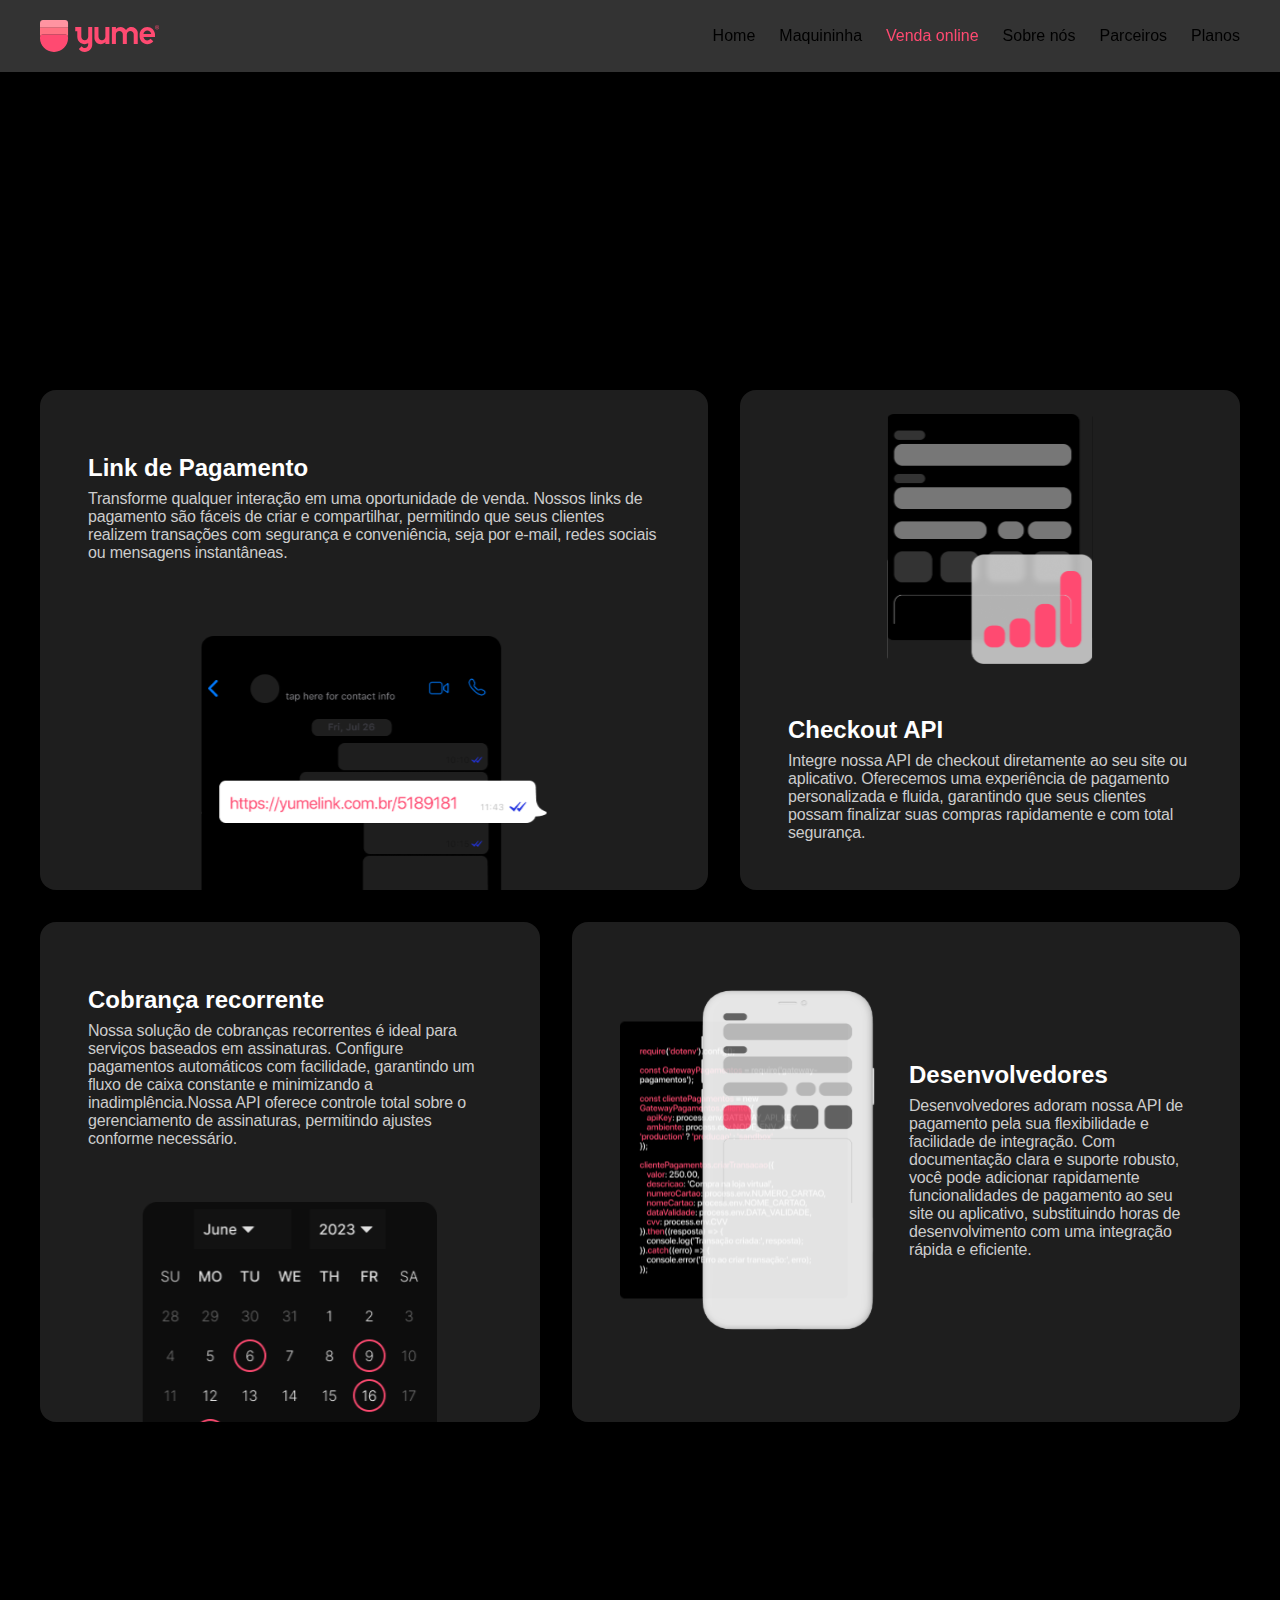
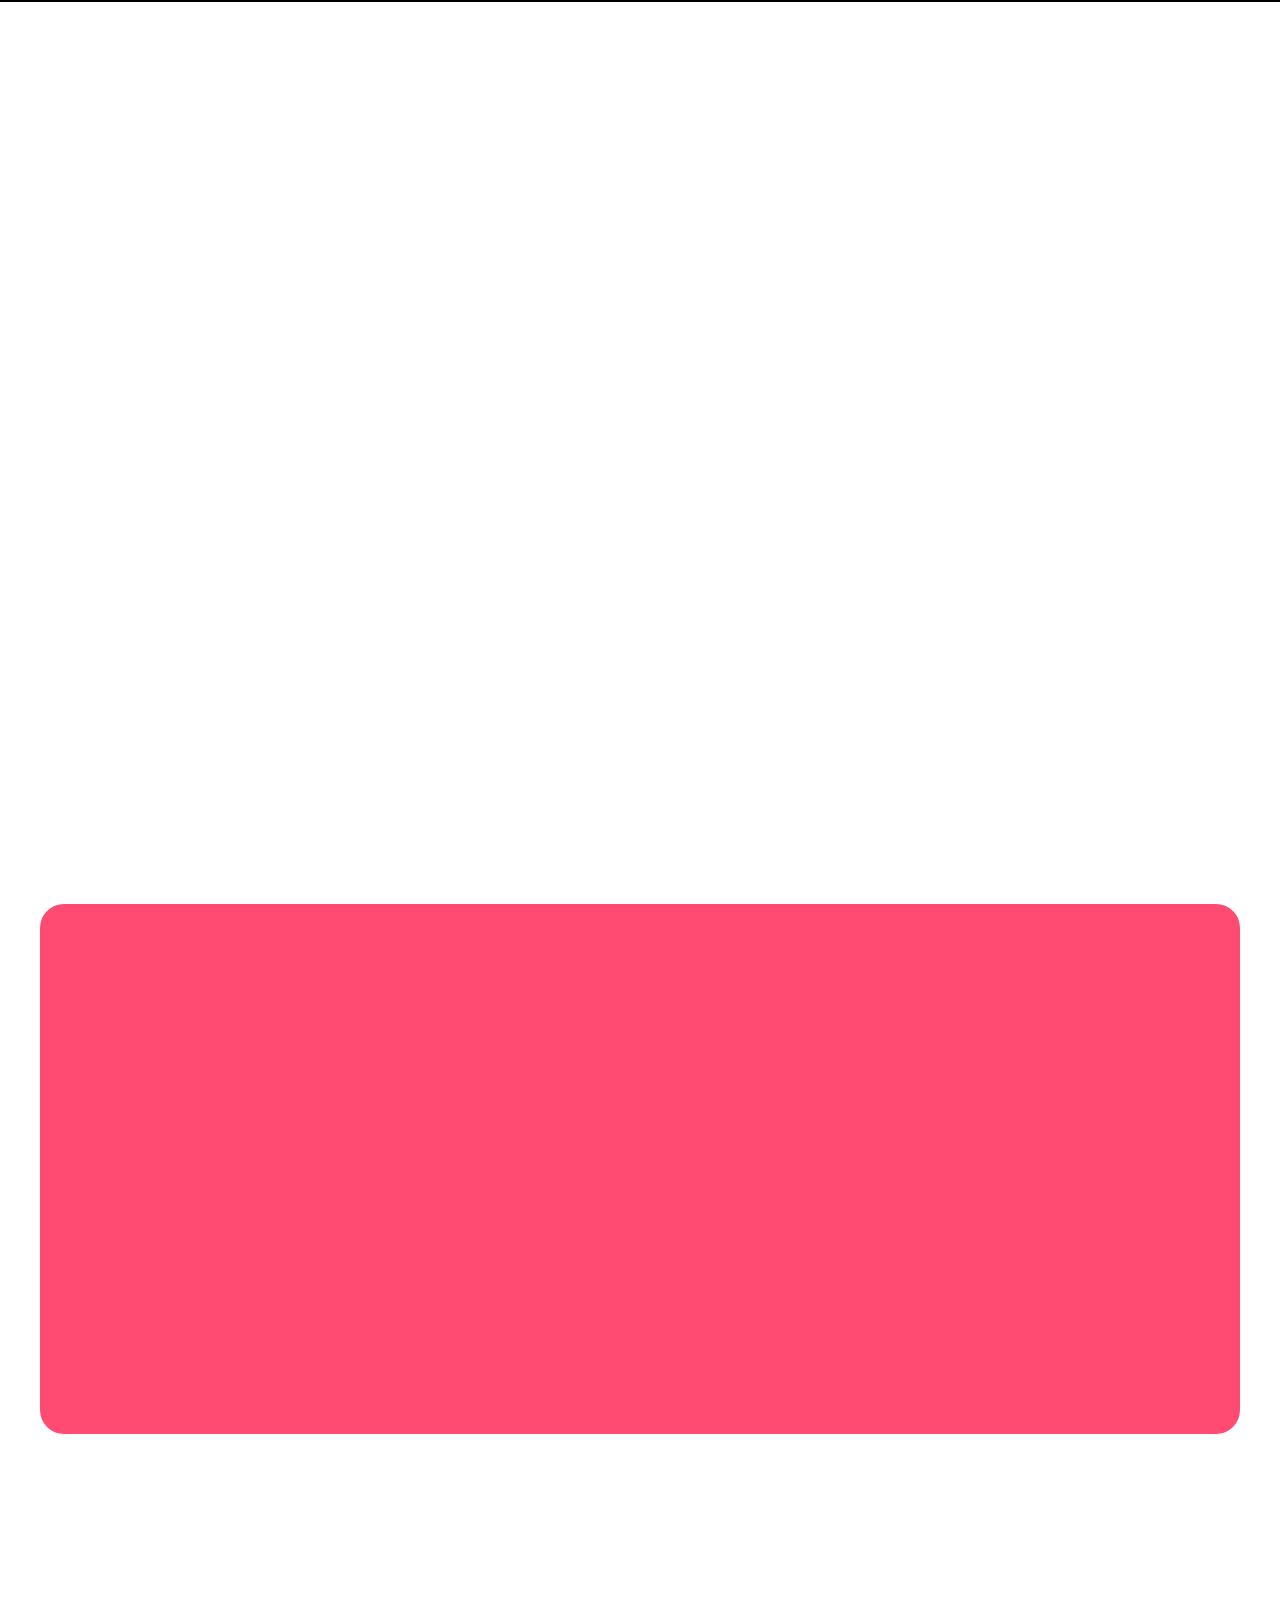
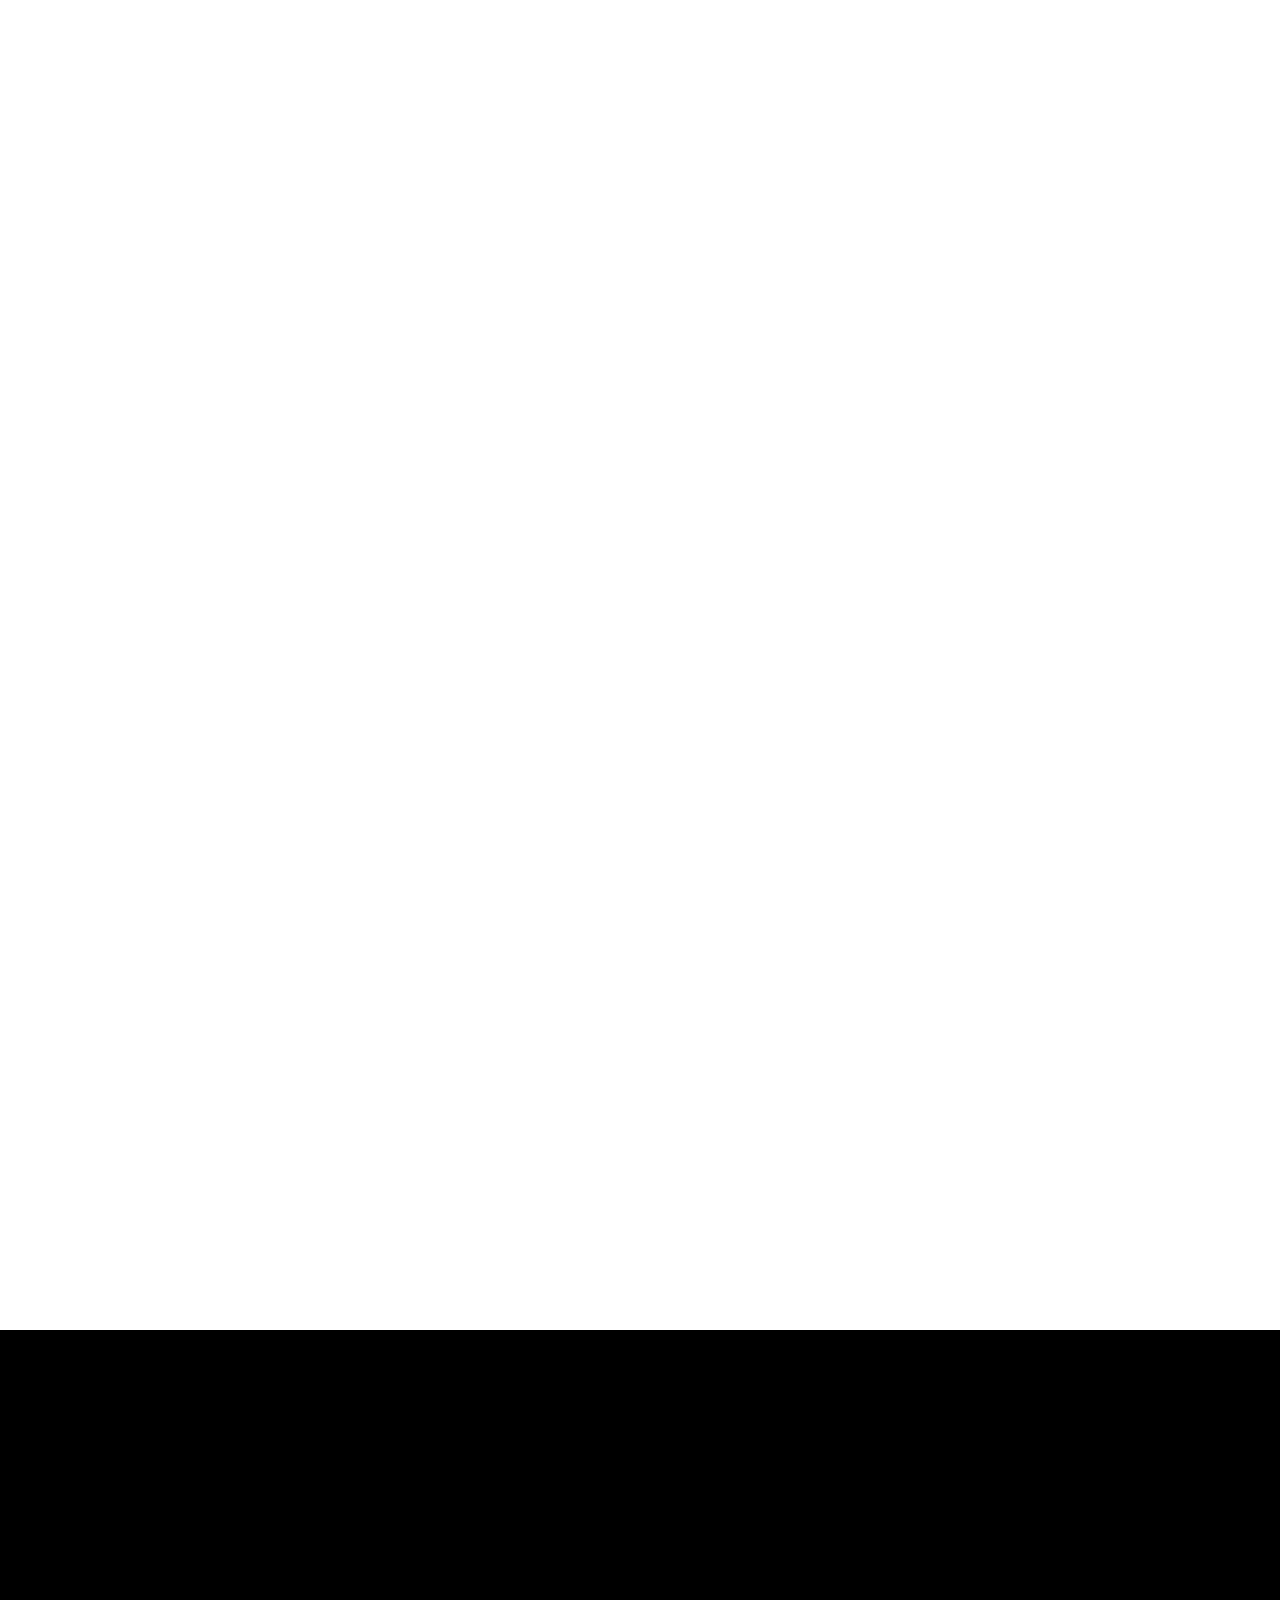
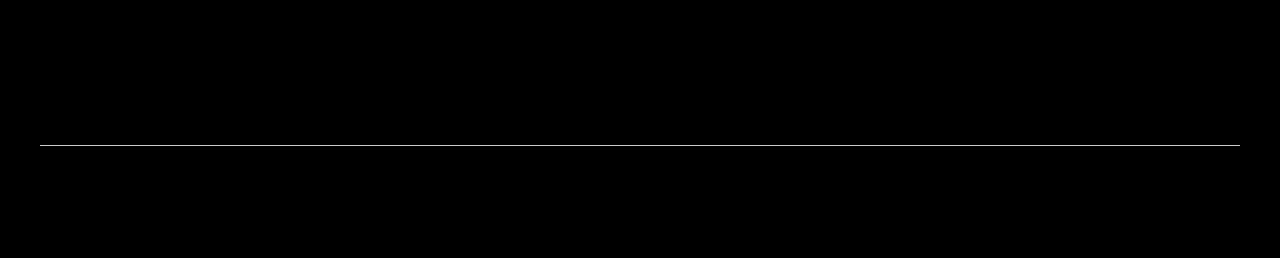
<file: sellonline.html>
<!DOCTYPE html>
<html lang="en">
<head>
  <meta charset="UTF-8">
  <meta name="viewport" content="width=device-width, initial-scale=1.0">
  <link rel="stylesheet" href="assets/styles/pages/sellonline/index.css">

  <link rel="icon" type="image/x-icon" href="assets/favicon/favicon.ico">
  <link rel="icon" type="image/png" sizes="32x32" href="assets/favicon/favicon-32x32.png">
  <link rel="icon" type="image/png" sizes="16x16" href="assets/favicon/favicon-16x16.png">
  <link rel="apple-touch-icon" sizes="180x180" href="assets/favicon/apple-touch-icon.png">
  <link rel="icon" sizes="192x192" href="assets/favicon/android-chrome-192x192.png">
  <link rel="icon" sizes="512x512" href="assets/favicon/android-chrome-512x512.png">

  <link
    rel="stylesheet"
    href="https://cdnjs.cloudflare.com/ajax/libs/animate.css/4.1.1/animate.min.css"
  />

  <title>Yume</title>
</head>
<body>
  <header>
    <div>
      <a href="index.html"><img src="/assets/imgs/logo.svg" alt="yume pro logo"></a>

      <button>
        <svg width="18" height="16" viewBox="0 0 18 16" fill="none" xmlns="http://www.w3.org/2000/svg">
        <path d="M0 0H18V2H0V0ZM0 7H18V9H0V7ZM0 14H18V16H0V14Z" fill="#1E1E1E"/>
        </svg>
      </button>
        
      <nav>
        <ul>
          <li>
            <a href='index.html'>Home</a>
          </li>
          <li>
            <a href='maquininha.html'>Maquininha</a>
          </li>
          <li>
            <a href='sellonline.html'>Venda online</a>
          </li>
          <li>
            <a href='aboutus.html'>Sobre nós</a>
          </li>
          <li>
            <a href='partners.html'>Parceiros</a>
          </li>
          <li>
            <a href='pricing.html'>Planos</a>
          </li>
          <!-- <li>
            <a href='/'>Blog</a>
          </li> -->
        </ul>
      </nav>

      <nav>
        <ul>
          <li>
            <a href='index.html'>Home</a>
          </li>
          <li>
            <a href='maquininha.html'>Maquininha</a>
          </li>
          <li>
            <a href='sellonline.html'>Venda online</a>
          </li>
          <li>
            <a href='aboutus.html'>Sobre nós</a>
          </li>
          <li>
            <a href='partners.html'>Parceiros</a>
          </li>
          <li>
            <a href='pricing.html'>Planos</a>
          </li>
          <!-- <li>
            <a href='/'>Blog</a>
          </li> -->
        </ul>
      </nav>
    
    </div>
  </header>
  <main>
    <section class="home_container">
      <div>
        <div>
          <div>
            <strong>Pagamentos online</strong>
            <h1>Soluções urgentes <br />
              para suas vendas online</h1>
          </div>
        
          <button>Impulsione Seu Negócio</button>
        </div>
         
        <div>
          <div>
            <img src="assets/imgs/sell-online-ilustration-1.svg" alt="">
            
            <div>
              <span>Link de Pagamento</span>
              <small>Transforme qualquer interação em uma oportunidade de venda. Nossos links de pagamento são fáceis de criar e compartilhar, permitindo que seus clientes realizem transações com segurança e conveniência, seja por e-mail, redes sociais ou mensagens instantâneas.</small>
            </div>
          </div>

          <div>
            <img src="assets/imgs/sell-online-ilustration-2.svg" alt="">

            <div>
              <span>Checkout API</span>
              <small>Integre nossa API de checkout diretamente ao seu site ou aplicativo. Oferecemos uma experiência de pagamento personalizada e fluida, garantindo que seus clientes possam finalizar suas compras rapidamente e com total segurança.
              </small>
            </div>
          </div>
          
          <div>
            <img src="assets/imgs/sell-online-ilustration-3.svg" alt=""> 

            <div>
              <span>Cobrança recorrente</span>
              <small>Nossa solução de cobranças recorrentes é ideal para serviços baseados em assinaturas. Configure pagamentos automáticos com facilidade, garantindo um fluxo de caixa constante e minimizando a inadimplência.<span>Nossa API oferece controle total sobre o gerenciamento de assinaturas, permitindo ajustes conforme necessário.</span> </small>
            </div>
          </div>
          
          <div>
            <img src="assets/imgs/sell-online-ilustration-4.svg" alt="">

            <div>
              <span>Desenvolvedores</span>
              <small>Desenvolvedores adoram nossa API de pagamento pela sua flexibilidade e facilidade de integração. Com documentação clara e suporte robusto, você pode adicionar rapidamente funcionalidades de pagamento ao seu site ou aplicativo<span>, substituindo horas de desenvolvimento com uma integração rápida e eficiente</span>.</small>
            </div>
          </div>

          <button>Impulsione Seu Negócio</button>
        </div>

       
      </div>
    </section>
    <section class="testimonials_container">
      <div>
        <div>
          <strong>Parceria & Compromisso</strong>
          <h2> O que nossos <br /> parceiros dizem</h2>
        </div>

        <ul>
          <li>
            <p>"Implementar a plataforma da Yume foi um divisor de águas para nosso negócio. Conseguimos entrar no mercado rapidamente e oferecer um serviço de qualidade aos nossos clientes, tudo isso sem os altos custos e a complexidade de desenvolvimento interno."</p>
            <span>João Silva - CEO da FinCorp</span>
          </li>
          <li>
            <p>"Estamos muito satisfeitos com a escolha da plataforma de pagamento white label da Yume. Ela nos permitiu oferecer soluções financeiras de ponta aos nossos clientes, com uma integração suave e sem preocupações com a complexidade técnica."</p>
            <span>Eduardo Santos - Diretor da TechFin </span>
          </li>
          <li>
            <p>"A decisão de usar a Yume foi um grande impulsionador para nosso crescimento. Com ela, conseguimos lançar novos serviços com rapidez e eficiência, garantindo uma experiência de pagamento segura e confiável para nossos clientes."</p>
            <span>Pedro Almeida - CTO da FinSafe</span>
          </li>
        </ul>
        
        <!-- <small class="to-animate">Empresas transformadas por nossa parceria</small>

        <ul>
          <svg width="155" height="42" viewBox="0 0 155 42" fill="none" xmlns="http://www.w3.org/2000/svg">
            <path d="M0.409091 41V0.272726H4.12784V37.6591H23.5369V41H0.409091ZM43.0455 41.6364C40.4072 41.6364 38.0739 40.9669 36.0455 39.6278C34.0303 38.2888 32.4527 36.4394 31.3125 34.0795C30.1723 31.7064 29.6023 28.9687 29.6023 25.8665C29.6023 22.7377 30.1723 19.9867 31.3125 17.6136C32.4527 15.2273 34.0303 13.3712 36.0455 12.0455C38.0739 10.7064 40.4072 10.0369 43.0455 10.0369C45.6837 10.0369 48.0104 10.7064 50.0256 12.0455C52.0407 13.3845 53.6184 15.2405 54.7585 17.6136C55.9119 19.9867 56.4886 22.7377 56.4886 25.8665C56.4886 28.9687 55.9186 31.7064 54.7784 34.0795C53.6383 36.4394 52.054 38.2888 50.0256 39.6278C48.0104 40.9669 45.6837 41.6364 43.0455 41.6364ZM43.0455 38.3949C45.1667 38.3949 46.9631 37.8248 48.4347 36.6847C49.9063 35.5445 51.0199 34.0265 51.7756 32.1307C52.5445 30.2348 52.929 28.1468 52.929 25.8665C52.929 23.5862 52.5445 21.4915 51.7756 19.5824C51.0199 17.6733 49.9063 16.142 48.4347 14.9886C46.9631 13.8352 45.1667 13.2585 43.0455 13.2585C40.9375 13.2585 39.1411 13.8352 37.6562 14.9886C36.1847 16.142 35.0644 17.6733 34.2955 19.5824C33.5398 21.4915 33.1619 23.5862 33.1619 25.8665C33.1619 28.1468 33.5398 30.2348 34.2955 32.1307C35.0644 34.0265 36.1847 35.5445 37.6562 36.6847C39.1278 37.8248 40.9242 38.3949 43.0455 38.3949ZM64.2592 41V10.4545H67.6996V15.1477H67.9581C68.5679 13.6098 69.6286 12.3703 71.1399 11.429C72.6645 10.4744 74.388 9.99716 76.3104 9.99716C76.602 9.99716 76.9268 10.0038 77.2848 10.017C77.6428 10.0303 77.9411 10.0436 78.1797 10.0568V13.6562C78.0206 13.6297 77.7422 13.59 77.3445 13.5369C76.9467 13.4839 76.5159 13.4574 76.0518 13.4574C74.4609 13.4574 73.0424 13.7955 71.7962 14.4716C70.5632 15.1345 69.5888 16.0559 68.8729 17.2358C68.157 18.4157 67.799 19.7614 67.799 21.2727V41H64.2592ZM95.6399 41.6364C92.7895 41.6364 90.3236 40.9735 88.2422 39.6477C86.1607 38.3087 84.55 36.4593 83.4098 34.0994C82.2829 31.7263 81.7195 28.9953 81.7195 25.9062C81.7195 22.8305 82.2829 20.0994 83.4098 17.7131C84.55 15.3134 86.121 13.4375 88.1229 12.0852C90.138 10.7197 92.4647 10.0369 95.103 10.0369C96.7602 10.0369 98.3577 10.3419 99.8956 10.9517C101.433 11.5483 102.812 12.4697 104.032 13.7159C105.265 14.9489 106.239 16.5066 106.955 18.3892C107.671 20.2585 108.029 22.4725 108.029 25.0312V26.7812H84.1655V23.6591H104.41C104.41 21.697 104.012 19.9337 103.217 18.3693C102.434 16.7917 101.341 15.5455 99.9354 14.6307C98.5433 13.7159 96.9325 13.2585 95.103 13.2585C93.1674 13.2585 91.4638 13.7756 89.9922 14.8097C88.5206 15.8437 87.3672 17.2093 86.532 18.9062C85.71 20.6032 85.2924 22.4593 85.2791 24.4744V26.3438C85.2791 28.7699 85.6967 30.8911 86.532 32.7074C87.3804 34.5104 88.5803 35.9091 90.1314 36.9034C91.6825 37.8977 93.5187 38.3949 95.6399 38.3949C97.085 38.3949 98.3511 38.1695 99.4382 37.7188C100.539 37.268 101.46 36.6648 102.202 35.9091C102.958 35.1402 103.528 34.2983 103.913 33.3835L107.273 34.4773C106.809 35.7633 106.047 36.9498 104.987 38.0369C103.939 39.1241 102.627 39.9991 101.049 40.6619C99.4846 41.3116 97.6816 41.6364 95.6399 41.6364ZM115.83 41V10.4545H119.27V15.1477H119.588C120.198 13.5701 121.212 12.3305 122.631 11.429C124.063 10.5142 125.779 10.0568 127.781 10.0568C129.889 10.0568 131.619 10.554 132.972 11.5483C134.337 12.5294 135.358 13.8816 136.034 15.6051H136.293C136.982 13.9081 138.102 12.5625 139.653 11.5682C141.218 10.5606 143.114 10.0568 145.341 10.0568C148.178 10.0568 150.419 10.9517 152.062 12.7415C153.706 14.518 154.528 17.1165 154.528 20.5369V41H150.989V20.5369C150.989 18.1241 150.372 16.3144 149.139 15.108C147.906 13.9015 146.282 13.2983 144.267 13.2983C141.934 13.2983 140.137 14.0142 138.878 15.446C137.618 16.8778 136.989 18.6941 136.989 20.8949V41H133.369V20.2188C133.369 18.1506 132.793 16.4801 131.639 15.2074C130.486 13.9347 128.862 13.2983 126.767 13.2983C125.362 13.2983 124.096 13.643 122.969 14.3324C121.855 15.0218 120.973 15.983 120.324 17.2159C119.688 18.4356 119.369 19.8409 119.369 21.4318V41H115.83Z" fill="#1E1E1E" fill-opacity="0.4"/>
            </svg>
            
          <svg width="159" height="55" viewBox="0 0 159 55" fill="none" xmlns="http://www.w3.org/2000/svg">
            <path d="M1.19886 43V12.4545H8.39773V43H1.19886ZM4.81818 8.11932C3.67803 8.11932 2.69697 7.74148 1.875 6.98579C1.05303 6.21685 0.642046 5.29545 0.642046 4.22159C0.642046 3.13447 1.05303 2.21307 1.875 1.45738C2.69697 0.688445 3.67803 0.303976 4.81818 0.303976C5.97159 0.303976 6.95265 0.688445 7.76136 1.45738C8.58333 2.21307 8.99432 3.13447 8.99432 4.22159C8.99432 5.29545 8.58333 6.21685 7.76136 6.98579C6.95265 7.74148 5.97159 8.11932 4.81818 8.11932ZM15.8004 54.4545V12.4545H22.88V17.5057H23.2976C23.6688 16.7633 24.1925 15.9744 24.8686 15.1392C25.5447 14.2907 26.4595 13.5682 27.6129 12.9716C28.7663 12.3617 30.2379 12.0568 32.0277 12.0568C34.3875 12.0568 36.5154 12.66 38.4112 13.8665C40.3203 15.0597 41.8317 16.8295 42.9453 19.1761C44.0722 21.5095 44.6357 24.3731 44.6357 27.767C44.6357 31.1212 44.0855 33.9716 42.9851 36.3182C41.8847 38.6648 40.3866 40.4545 38.4908 41.6875C36.5949 42.9205 34.4472 43.5369 32.0476 43.5369C30.2976 43.5369 28.8459 43.2453 27.6925 42.6619C26.5391 42.0786 25.611 41.3759 24.9084 40.554C24.219 39.7187 23.6821 38.9299 23.2976 38.1875H22.9993V54.4545H15.8004ZM22.8601 27.7273C22.8601 29.7027 23.1385 31.4328 23.6953 32.9176C24.2654 34.4025 25.0807 35.5625 26.1413 36.3977C27.2152 37.2197 28.5144 37.6307 30.0391 37.6307C31.63 37.6307 32.9624 37.2064 34.0362 36.358C35.1101 35.4962 35.9188 34.3229 36.4624 32.8381C37.0192 31.34 37.2976 29.6364 37.2976 27.7273C37.2976 25.8314 37.0258 24.1477 36.4822 22.6761C35.9387 21.2045 35.13 20.0511 34.0561 19.2159C32.9822 18.3807 31.6432 17.9631 30.0391 17.9631C28.5012 17.9631 27.1953 18.3674 26.1214 19.1761C25.0476 19.9848 24.2322 21.1184 23.6754 22.5767C23.1319 24.035 22.8601 25.7519 22.8601 27.7273ZM74.9425 20.5284L68.38 21.2443C68.1944 20.5814 67.8696 19.9583 67.4055 19.375C66.9548 18.7917 66.3449 18.321 65.576 17.9631C64.8071 17.6051 63.8658 17.4261 62.7521 17.4261C61.254 17.4261 59.9946 17.7509 58.9737 18.4006C57.9661 19.0502 57.469 19.892 57.4822 20.9261C57.469 21.8144 57.7938 22.5369 58.4567 23.0938C59.1328 23.6506 60.2464 24.108 61.7976 24.4659L67.0078 25.5795C69.898 26.2027 72.0457 27.1903 73.451 28.5426C74.8696 29.8949 75.5855 31.6648 75.5987 33.8523C75.5855 35.7746 75.022 37.4716 73.9084 38.9432C72.808 40.4015 71.2768 41.5417 69.3146 42.3636C67.3525 43.1856 65.0987 43.5966 62.5533 43.5966C58.8146 43.5966 55.8052 42.8144 53.5249 41.25C51.2446 39.6723 49.8857 37.4782 49.4482 34.6676L56.468 33.9915C56.7862 35.3703 57.4624 36.411 58.4964 37.1136C59.5305 37.8163 60.8762 38.1676 62.5334 38.1676C64.2436 38.1676 65.6158 37.8163 66.6499 37.1136C67.6972 36.411 68.2209 35.5426 68.2209 34.5085C68.2209 33.6335 67.8828 32.911 67.2067 32.3409C66.5438 31.7708 65.5097 31.3333 64.1044 31.0284L58.8942 29.9347C55.9643 29.3248 53.7966 28.2973 52.3913 26.8523C50.986 25.3939 50.29 23.5511 50.3033 21.3239C50.29 19.4413 50.8004 17.8106 51.8345 16.4318C52.8819 15.0398 54.3336 13.9659 56.1896 13.2102C58.0589 12.4413 60.2133 12.0568 62.6527 12.0568C66.2322 12.0568 69.0495 12.8191 71.1044 14.3438C73.1726 15.8684 74.4519 17.9299 74.9425 20.5284ZM101.004 30.1534V12.4545H108.202V43H101.222V37.571H100.904C100.215 39.2812 99.0812 40.6799 97.5036 41.767C95.9392 42.8542 94.0102 43.3977 91.7166 43.3977C89.7147 43.3977 87.9448 42.9536 86.407 42.0653C84.8823 41.1638 83.6892 39.858 82.8274 38.1477C81.9657 36.4242 81.5348 34.3428 81.5348 31.9034V12.4545H88.7337V30.7898C88.7337 32.7254 89.264 34.2633 90.3246 35.4034C91.3852 36.5436 92.7772 37.1136 94.5007 37.1136C95.5613 37.1136 96.5888 36.8551 97.5831 36.3381C98.5774 35.821 99.3928 35.0521 100.029 34.0312C100.679 32.9972 101.004 31.7045 101.004 30.1534ZM115.605 43V12.4545H122.486V17.6449H122.844C123.48 15.8949 124.534 14.5294 126.006 13.5483C127.477 12.554 129.234 12.0568 131.276 12.0568C133.344 12.0568 135.087 12.5606 136.506 13.5682C137.938 14.5625 138.945 15.9214 139.528 17.6449H139.847C140.523 15.9479 141.663 14.5956 143.267 13.5881C144.884 12.5672 146.8 12.0568 149.014 12.0568C151.825 12.0568 154.118 12.9451 155.895 14.7216C157.671 16.4981 158.56 19.09 158.56 22.4972V43H151.341V23.6108C151.341 21.715 150.837 20.3295 149.83 19.4545C148.822 18.5663 147.589 18.1222 146.131 18.1222C144.394 18.1222 143.035 18.6657 142.054 19.7528C141.086 20.8267 140.602 22.2254 140.602 23.9489V43H133.543V23.3125C133.543 21.7348 133.065 20.4754 132.111 19.5341C131.17 18.5928 129.937 18.1222 128.412 18.1222C127.378 18.1222 126.437 18.3873 125.588 18.9176C124.74 19.4347 124.063 20.1705 123.56 21.125C123.056 22.0663 122.804 23.1667 122.804 24.4261V43H115.605Z" fill="#1E1E1E" fill-opacity="0.4"/>
            </svg> 

          <svg width="133" height="42" viewBox="0 0 133 42" fill="none" xmlns="http://www.w3.org/2000/svg">
            <path d="M13.8295 41.6364C11.2841 41.6364 9.03693 40.9934 7.08807 39.7074C5.1392 38.4081 3.61458 36.5786 2.5142 34.2188C1.41383 31.8456 0.863637 29.0417 0.863637 25.8068C0.863637 22.5985 1.41383 19.8144 2.5142 17.4545C3.61458 15.0947 5.14583 13.2718 7.10795 11.9858C9.07008 10.6998 11.3371 10.0568 13.9091 10.0568C15.8977 10.0568 17.4688 10.3883 18.6222 11.0511C19.7888 11.7008 20.6771 12.4432 21.2869 13.2784C21.91 14.1004 22.3939 14.7765 22.7386 15.3068H23.1364V0.272726H27.8295V41H23.2955V36.3068H22.7386C22.3939 36.8636 21.9034 37.5663 21.267 38.4148C20.6307 39.25 19.7225 39.9991 18.5426 40.6619C17.3627 41.3116 15.7917 41.6364 13.8295 41.6364ZM14.4659 37.4205C16.3485 37.4205 17.9394 36.9299 19.2386 35.9489C20.5379 34.9545 21.5256 33.5824 22.2017 31.8324C22.8778 30.0691 23.2159 28.0341 23.2159 25.7273C23.2159 23.447 22.8845 21.4517 22.2216 19.7415C21.5587 18.018 20.5777 16.679 19.2784 15.7244C17.9792 14.7566 16.375 14.2727 14.4659 14.2727C12.4773 14.2727 10.8201 14.7831 9.49432 15.804C8.18182 16.8116 7.19413 18.1837 6.53125 19.9205C5.88163 21.6439 5.55682 23.5795 5.55682 25.7273C5.55682 27.9015 5.88826 29.8769 6.55114 31.6534C7.22727 33.4167 8.22159 34.822 9.53409 35.8693C10.8598 36.9034 12.5038 37.4205 14.4659 37.4205ZM49.4858 41.6364C46.7282 41.6364 44.3087 40.9801 42.2273 39.6676C40.1591 38.3551 38.5417 36.5189 37.375 34.1591C36.2216 31.7992 35.6449 29.0417 35.6449 25.8864C35.6449 22.7045 36.2216 19.9271 37.375 17.554C38.5417 15.1809 40.1591 13.3381 42.2273 12.0256C44.3087 10.7131 46.7282 10.0568 49.4858 10.0568C52.2434 10.0568 54.6563 10.7131 56.7244 12.0256C58.8059 13.3381 60.4233 15.1809 61.5767 17.554C62.7434 19.9271 63.3267 22.7045 63.3267 25.8864C63.3267 29.0417 62.7434 31.7992 61.5767 34.1591C60.4233 36.5189 58.8059 38.3551 56.7244 39.6676C54.6563 40.9801 52.2434 41.6364 49.4858 41.6364ZM49.4858 37.4205C51.5805 37.4205 53.304 36.8835 54.6562 35.8097C56.0085 34.7358 57.0095 33.3239 57.6591 31.5739C58.3087 29.8239 58.6335 27.928 58.6335 25.8864C58.6335 23.8447 58.3087 21.9422 57.6591 20.179C57.0095 18.4157 56.0085 16.9905 54.6562 15.9034C53.304 14.8163 51.5805 14.2727 49.4858 14.2727C47.3911 14.2727 45.6676 14.8163 44.3153 15.9034C42.9631 16.9905 41.9621 18.4157 41.3125 20.179C40.6629 21.9422 40.3381 23.8447 40.3381 25.8864C40.3381 27.928 40.6629 29.8239 41.3125 31.5739C41.9621 33.3239 42.9631 34.7358 44.3153 35.8097C45.6676 36.8835 47.3911 37.4205 49.4858 37.4205ZM75.1839 0.272726V41H70.4908V0.272726H75.1839ZM96.1889 41.6364C93.4313 41.6364 91.0118 40.9801 88.9304 39.6676C86.8622 38.3551 85.2448 36.5189 84.0781 34.1591C82.9247 31.7992 82.348 29.0417 82.348 25.8864C82.348 22.7045 82.9247 19.9271 84.0781 17.554C85.2448 15.1809 86.8622 13.3381 88.9304 12.0256C91.0118 10.7131 93.4313 10.0568 96.1889 10.0568C98.9465 10.0568 101.359 10.7131 103.428 12.0256C105.509 13.3381 107.126 15.1809 108.28 17.554C109.446 19.9271 110.03 22.7045 110.03 25.8864C110.03 29.0417 109.446 31.7992 108.28 34.1591C107.126 36.5189 105.509 38.3551 103.428 39.6676C101.359 40.9801 98.9465 41.6364 96.1889 41.6364ZM96.1889 37.4205C98.2836 37.4205 100.007 36.8835 101.359 35.8097C102.712 34.7358 103.713 33.3239 104.362 31.5739C105.012 29.8239 105.337 27.928 105.337 25.8864C105.337 23.8447 105.012 21.9422 104.362 20.179C103.713 18.4157 102.712 16.9905 101.359 15.9034C100.007 14.8163 98.2836 14.2727 96.1889 14.2727C94.0942 14.2727 92.3707 14.8163 91.0185 15.9034C89.6662 16.9905 88.6652 18.4157 88.0156 20.179C87.366 21.9422 87.0412 23.8447 87.0412 25.8864C87.0412 27.928 87.366 29.8239 88.0156 31.5739C88.6652 33.3239 89.6662 34.7358 91.0185 35.8097C92.3707 36.8835 94.0942 37.4205 96.1889 37.4205ZM117.194 41V10.4545H121.728V15.0682H122.046C122.603 13.5568 123.611 12.3305 125.069 11.3892C126.527 10.4479 128.171 9.97727 130.001 9.97727C130.345 9.97727 130.776 9.9839 131.293 9.99716C131.81 10.0104 132.201 10.0303 132.467 10.0568V14.8295C132.308 14.7898 131.943 14.7301 131.373 14.6506C130.816 14.5578 130.226 14.5114 129.603 14.5114C128.118 14.5114 126.792 14.8229 125.626 15.446C124.472 16.0559 123.558 16.9044 122.881 17.9915C122.219 19.0653 121.887 20.2917 121.887 21.6705V41H117.194Z" fill="#1E1E1E" fill-opacity="0.4"/>
            </svg>

          <svg width="56" height="41" viewBox="0 0 56 41" fill="none" xmlns="http://www.w3.org/2000/svg">
          <path d="M21.9403 16.0369L19.6932 16.6335C19.3352 15.5199 18.8248 14.5587 18.1619 13.75C17.4991 12.9413 16.6638 12.3182 15.6562 11.8807C14.6619 11.4299 13.4688 11.2045 12.0767 11.2045C9.83617 11.2045 8 11.7614 6.56818 12.875C5.14962 13.9886 4.44034 15.4403 4.44034 17.2301C4.44034 18.6884 4.92424 19.8949 5.89205 20.8494C6.85985 21.7907 8.33807 22.5066 10.3267 22.9972L15.0199 24.1705C17.4328 24.767 19.2491 25.7348 20.4688 27.0739C21.6884 28.3996 22.2983 30.0502 22.2983 32.0256C22.2983 33.7093 21.8409 35.2008 20.9261 36.5C20.0114 37.7992 18.7453 38.8134 17.1278 39.5426C15.5237 40.2718 13.6544 40.6364 11.5199 40.6364C8.66951 40.6364 6.32955 39.9735 4.5 38.6477C2.67045 37.3087 1.49716 35.393 0.980114 32.9006L3.30682 32.304C3.74432 34.2926 4.65246 35.8106 6.03125 36.858C7.4233 37.892 9.24621 38.4091 11.5 38.4091C13.9924 38.4091 16.0009 37.8191 17.5256 36.6392C19.0634 35.4593 19.8324 33.9479 19.8324 32.1051C19.8324 30.6998 19.3816 29.5133 18.4801 28.5455C17.5786 27.5777 16.2131 26.8684 14.3835 26.4176L9.51136 25.2244C7.01894 24.6146 5.14962 23.6402 3.90341 22.3011C2.6572 20.9489 2.03409 19.285 2.03409 17.3097C2.03409 15.6657 2.46496 14.2206 3.3267 12.9744C4.18845 11.7282 5.375 10.7538 6.88636 10.0511C8.39773 9.34848 10.1278 8.99716 12.0767 8.99716C14.6619 8.99716 16.7699 9.60701 18.4006 10.8267C20.0313 12.0464 21.2112 13.7831 21.9403 16.0369ZM30.8146 40V9.45454H33.2209V40H30.8146ZM32.0277 4.04545C31.4974 4.04545 31.0334 3.85985 30.6357 3.48863C30.2512 3.11742 30.0589 2.66667 30.0589 2.13636C30.0589 1.60606 30.2512 1.1553 30.6357 0.784089C31.0201 0.412877 31.4841 0.227271 32.0277 0.227271C32.558 0.227271 33.0154 0.412877 33.3999 0.784089C33.7976 1.1553 33.9964 1.60606 33.9964 2.13636C33.9964 2.66667 33.8042 3.11742 33.4197 3.48863C33.0353 3.85985 32.5713 4.04545 32.0277 4.04545ZM54.1811 9.45454V11.6222H40.8374V9.45454H54.1811ZM45.3516 2.13636H47.7578V32.7812C47.7578 34.0275 47.9964 35.0483 48.4737 35.8438C48.9643 36.6259 49.6006 37.2093 50.3828 37.5938C51.1783 37.965 52.0268 38.1506 52.9283 38.1506C53.3658 38.1506 53.7436 38.1174 54.0618 38.0511C54.3932 37.9848 54.7048 37.8987 54.9964 37.7926L55.593 40C55.2218 40.1326 54.8108 40.2453 54.3601 40.3381C53.9093 40.4441 53.379 40.4972 52.7692 40.4972C51.4964 40.4972 50.29 40.2121 49.1499 39.642C48.023 39.072 47.1082 38.2434 46.4055 37.1562C45.7029 36.0691 45.3516 34.7566 45.3516 33.2188V2.13636Z" fill="#1E1E1E" fill-opacity="0.4"/>
          </svg>

          <svg width="137" height="39" viewBox="0 0 137 39" fill="none" xmlns="http://www.w3.org/2000/svg">
          <path d="M11.0909 38.5767C9.14205 38.5767 7.4053 38.2386 5.88068 37.5625C4.35606 36.8731 3.14962 35.8589 2.26136 34.5199C1.38636 33.1676 0.948864 31.4839 0.948864 29.4688C0.948864 27.7718 1.26042 26.3466 1.88352 25.1932C2.50663 24.0398 3.35511 23.1117 4.42898 22.4091C5.50284 21.7064 6.72254 21.1761 8.08807 20.8182C9.46686 20.4602 10.9119 20.2083 12.4233 20.0625C14.1998 19.8769 15.6316 19.7045 16.7188 19.5455C17.8059 19.3731 18.5947 19.1212 19.0852 18.7898C19.5758 18.4583 19.821 17.9678 19.821 17.3182V17.1989C19.821 15.9394 19.4233 14.965 18.6278 14.2756C17.8456 13.5862 16.732 13.2415 15.2869 13.2415C13.7623 13.2415 12.5492 13.5795 11.6477 14.2557C10.7462 14.9186 10.1496 15.7538 9.85795 16.7614L2.02273 16.125C2.42045 14.2689 3.20265 12.6648 4.36932 11.3125C5.53599 9.94697 7.04072 8.89962 8.88352 8.17045C10.7396 7.42803 12.8873 7.05682 15.3267 7.05682C17.0237 7.05682 18.6477 7.25568 20.1989 7.65341C21.7633 8.05114 23.1487 8.66761 24.3551 9.50284C25.5748 10.3381 26.536 11.4119 27.2386 12.7244C27.9413 14.0237 28.2926 15.5814 28.2926 17.3977V38H20.2585V33.7642H20.0199C19.5294 34.7188 18.8731 35.5606 18.0511 36.2898C17.2292 37.0057 16.2415 37.5691 15.0881 37.9801C13.9347 38.3778 12.6023 38.5767 11.0909 38.5767ZM13.517 32.7301C14.7633 32.7301 15.8636 32.4848 16.8182 31.9943C17.7727 31.4905 18.5218 30.8144 19.0653 29.9659C19.6089 29.1174 19.8807 28.1562 19.8807 27.0824V23.8409C19.6155 24.0133 19.2509 24.1723 18.7869 24.3182C18.3362 24.4508 17.8258 24.5767 17.2557 24.696C16.6856 24.8021 16.1155 24.9015 15.5455 24.9943C14.9754 25.0739 14.4583 25.1468 13.9943 25.2131C13 25.3589 12.1316 25.5909 11.3892 25.9091C10.6468 26.2273 10.0701 26.6581 9.65909 27.2017C9.24811 27.732 9.04261 28.3949 9.04261 29.1903C9.04261 30.3438 9.46023 31.2254 10.2955 31.8352C11.1439 32.4318 12.2178 32.7301 13.517 32.7301ZM34.8651 38V7.45454H42.9389V12.8438H43.2969C43.9332 11.054 44.9938 9.64204 46.4787 8.60795C47.9635 7.57386 49.7401 7.05682 51.8082 7.05682C53.9029 7.05682 55.6861 7.58049 57.1577 8.62784C58.6293 9.66193 59.6103 11.0672 60.1009 12.8438H60.419C61.0421 11.0938 62.169 9.69508 63.7997 8.64773C65.4437 7.58712 67.3859 7.05682 69.6264 7.05682C72.4768 7.05682 74.7902 7.96496 76.5668 9.78125C78.3565 11.5843 79.2514 14.143 79.2514 17.4574V38H70.7997V19.1278C70.7997 17.4309 70.349 16.1581 69.4474 15.3097C68.5459 14.4612 67.419 14.0369 66.0668 14.0369C64.5289 14.0369 63.3291 14.5275 62.4673 15.5085C61.6056 16.4763 61.1747 17.7557 61.1747 19.3466V38H52.9616V18.9489C52.9616 17.4508 52.5308 16.2576 51.669 15.3693C50.8206 14.4811 49.7003 14.0369 48.3082 14.0369C47.367 14.0369 46.5185 14.2756 45.7628 14.7528C45.0204 15.2169 44.4304 15.8731 43.9929 16.7216C43.5554 17.5568 43.3366 18.5379 43.3366 19.6648V38H34.8651ZM99.8636 38.5966C96.7216 38.5966 94.017 37.9602 91.75 36.6875C89.4962 35.4015 87.7595 33.5852 86.5398 31.2386C85.3201 28.8788 84.7102 26.0881 84.7102 22.8665C84.7102 19.7244 85.3201 16.9669 86.5398 14.5938C87.7595 12.2206 89.4763 10.3712 91.6903 9.04545C93.9176 7.7197 96.5294 7.05682 99.5256 7.05682C101.541 7.05682 103.417 7.38163 105.153 8.03125C106.903 8.66761 108.428 9.62879 109.727 10.9148C111.04 12.2008 112.061 13.8182 112.79 15.767C113.519 17.7027 113.884 19.9697 113.884 22.5682V24.8949H88.0909V19.6449H105.909C105.909 18.4252 105.644 17.3447 105.114 16.4034C104.583 15.4621 103.848 14.7263 102.906 14.196C101.978 13.6525 100.898 13.3807 99.6648 13.3807C98.3788 13.3807 97.2386 13.679 96.2443 14.2756C95.2633 14.8589 94.4943 15.6477 93.9375 16.642C93.3807 17.6231 93.0956 18.7169 93.0824 19.9233V24.9148C93.0824 26.4261 93.3608 27.732 93.9176 28.8324C94.4877 29.9328 95.2898 30.7812 96.3239 31.3778C97.358 31.9744 98.5843 32.2727 100.003 32.2727C100.944 32.2727 101.806 32.1402 102.588 31.875C103.37 31.6098 104.04 31.2121 104.597 30.6818C105.153 30.1515 105.578 29.5019 105.869 28.733L113.705 29.25C113.307 31.1326 112.491 32.7765 111.259 34.1818C110.039 35.5739 108.461 36.661 106.526 37.4432C104.603 38.2121 102.383 38.5966 99.8636 38.5966ZM135.659 7.45454V13.8182H117.264V7.45454H135.659ZM121.44 0.136363H129.912V28.6136C129.912 29.3958 130.031 30.0057 130.27 30.4432C130.509 30.8674 130.84 31.1657 131.264 31.3381C131.702 31.5104 132.205 31.5966 132.776 31.5966C133.173 31.5966 133.571 31.5634 133.969 31.4972C134.366 31.4176 134.671 31.358 134.884 31.3182L136.216 37.6222C135.792 37.7547 135.195 37.9072 134.426 38.0795C133.657 38.2652 132.723 38.3778 131.622 38.4176C129.58 38.4972 127.791 38.2254 126.253 37.6023C124.728 36.9792 123.542 36.0114 122.693 34.6989C121.845 33.3864 121.427 31.7292 121.44 29.7273V0.136363Z" fill="#1E1E1E" fill-opacity="0.4"/>
          </svg>                          
        </ul> -->
      </div>
    </section>
    <section class="form_container">
      <div>
        <div>
          <span>
            <img src="assets/imgs/form-suport.svg" />
            Respondemos em poucos minutos
          </span>
          <h4>Preencha o formulário e um de nossos especialistas entrará em contato com você para agendar uma entrevista inicial.</h4>
        </div>
        <form>
          <strong>Formulário de contato</strong>
          <div>
            <input 
              type="text" 
              placeholder="Nome"
            />
            <input 
              type="text" 
              placeholder="Empresa"
            />
            <input 
              type="text" 
              placeholder="Email"
            />
            <input 
              type="text" 
              placeholder="Telefone"
            />
          </div>
          <div>
            <textarea placeholder="Mensagem"></textarea>
          </div>
           <Button>Enviar</Button>
        </form>
      </div>
    </section>
    <section class="faq_container">
      <div>
        <div>
          <div>
            <strong>FAQ</strong>
            <h2>Perguntas 
              mais frequentes</h2>
          </div>
        </div>
        <div>
          <div>
            <div>
              <span>Quais os benefícios de um cliente ser liquidação?</span>
              <div>
                <svg width="24" height="24" viewBox="0 0 24 24" fill="none" xmlns="http://www.w3.org/2000/svg">
                  <path d="M12.3639 12.9497L17.3137 8L18.7279 9.41421L12.3639 15.7782L6 9.41421L7.41421 8L12.3639 12.9497Z" fill="black"/>
                  </svg>   
              </div>
            </div>
            <div>
              Fluxo de caixa mais organizado, taxas melhores, conciliação simples e ágil de fazer 
            </div>
          </div>

          <div>
            <div>
              <span>Posso usar um banco que já utilizo para receber as vendas da máquina?</span>
              <div>
                <svg width="24" height="24" viewBox="0 0 24 24" fill="none" xmlns="http://www.w3.org/2000/svg">
                  <path d="M12.3639 12.9497L17.3137 8L18.7279 9.41421L12.3639 15.7782L6 9.41421L7.41421 8L12.3639 12.9497Z" fill="black"/>
                  </svg>   
              </div>
            </div>
            <div>
              Sim, qualquer banco vinculado ao banco central 
            </div>
          </div>


          <div>
            <div>
              <span>Vocês possuem link de pagamento?</span>
              <div>
                <svg width="24" height="24" viewBox="0 0 24 24" fill="none" xmlns="http://www.w3.org/2000/svg">
                  <path d="M12.3639 12.9497L17.3137 8L18.7279 9.41421L12.3639 15.7782L6 9.41421L7.41421 8L12.3639 12.9497Z" fill="black"/>
                  </svg>   
              </div>
            </div>
            <div>
              sim, no modelo de liquidação!
            </div>
          </div>

          <div>
            <div>
              <span>Porque a Yume é a melhor maquininha? </span>
              <div>
                <svg width="24" height="24" viewBox="0 0 24 24" fill="none" xmlns="http://www.w3.org/2000/svg">
                  <path d="M12.3639 12.9497L17.3137 8L18.7279 9.41421L12.3639 15.7782L6 9.41421L7.41421 8L12.3639 12.9497Z" fill="black"/>
                  </svg>   
              </div>
            </div>
            <div>
              Por sua flexibilidade de recebimentos e sua facilidade de acompanhar e monitorar suas vendas!
            </div>
          </div>

          <div>
            <div>
              <span>Paga aluguel?</span>
              <div>
                <svg width="24" height="24" viewBox="0 0 24 24" fill="none" xmlns="http://www.w3.org/2000/svg">
                  <path d="M12.3639 12.9497L17.3137 8L18.7279 9.41421L12.3639 15.7782L6 9.41421L7.41421 8L12.3639 12.9497Z" fill="black"/>
                  </svg>   
              </div>
            </div>
            <div>
              A negociar com o consultor 
            </div>
          </div>

          <div>
            <div>
              <span>Vocês já trabalham em todo o Brasil?</span>
              <div>
                <svg width="24" height="24" viewBox="0 0 24 24" fill="none" xmlns="http://www.w3.org/2000/svg">
                  <path d="M12.3639 12.9497L17.3137 8L18.7279 9.41421L12.3639 15.7782L6 9.41421L7.41421 8L12.3639 12.9497Z" fill="black"/>
                  </svg>   
              </div>
            </div>
            <div>
              Sim, trabalhamos com todo o cuidado para que o cliente receba o equipamento em perfeito estado!
            </div>
          </div>

          <div>
            <div>
              <span>Quais as principais vantagens em utilizar a maquininha no meu négocio?</span>
              <div>
                <svg width="24" height="24" viewBox="0 0 24 24" fill="none" xmlns="http://www.w3.org/2000/svg">
                  <path d="M12.3639 12.9497L17.3137 8L18.7279 9.41421L12.3639 15.7782L6 9.41421L7.41421 8L12.3639 12.9497Z" fill="black"/>
                  </svg>   

              </div>
            </div>
            <div>
              Flexibilidade, suporte personalizado,conciliação de vendas, taxas competitivas, entrega rápida
            </div>
          </div>
        </div>
      </div>
    </section>
  </main>
  <footer>
    <div>
      <div>
        <div>
          <svg width="156" height="51" viewBox="0 0 156 51" fill="none" xmlns="http://www.w3.org/2000/svg">
            <path d="M31.5812 4.1282H24.0941V22.0417C24.0941 25.5804 21.2211 28.4434 17.6924 28.4434C14.1637 28.4434 11.2907 25.5792 11.2907 22.0417H11.272V4.1282H0V11.6154H3.7848V22.0417H3.79355C3.79355 29.7112 10.0141 35.9318 17.6924 35.9318C20.0032 35.9318 22.1779 35.3584 24.0953 34.3591V36.655C24.0953 40.1937 21.2236 43.0579 17.6924 43.0579C15.2479 43.0579 13.1281 41.6952 12.0502 39.6854L6.64401 45.0877C9.1822 48.4066 13.1856 50.5464 17.6924 50.5464C25.3594 50.5464 31.58 44.3258 31.58 36.6538V22.0742C31.58 22.0629 31.5825 22.0517 31.5825 22.0404V4.12695L31.5812 4.1282Z" fill="#FAFAFA"/>
            <path d="M55.9938 4.12891V13.3311L55.9838 13.3224V21.8063C55.9938 21.8887 55.9938 21.9612 55.9938 22.0436C55.9938 25.5824 53.1209 28.4453 49.5921 28.4453C46.0634 28.4453 43.1905 25.5811 43.1905 22.0436C43.1905 21.9612 43.1905 21.8887 43.1992 21.8063H43.1905V10.0397C43.1846 10.0464 43.1784 10.0497 43.1717 10.0497V4.13016H35.6846V24.8067H35.7033C35.9219 30.9898 41.0008 35.9325 47.2388 35.9325C50.7401 35.9325 53.8778 34.3723 55.9938 31.9104V35.504H63.481V4.13016H55.9938V4.12891Z" fill="#FAFAFA"/>
            <path d="M116.155 14.8165C116.146 14.5792 116.118 14.3519 116.1 14.1233C116.094 14.1166 116.091 14.1104 116.091 14.1045V14.0945C116.072 13.9034 116.055 13.7111 116.017 13.5199C115.99 13.3288 115.954 13.1365 115.917 12.9553C115.881 12.7642 115.835 12.5806 115.79 12.3895C115.745 12.2071 115.69 12.0248 115.635 11.8424C115.58 11.66 115.516 11.4777 115.453 11.3053C113.858 6.86344 109.617 3.68945 104.619 3.68945C104.199 3.68945 103.788 3.70819 103.379 3.76315C103.243 3.77189 103.114 3.79063 102.978 3.80812C102.887 3.81811 102.787 3.8356 102.696 3.85433C102.486 3.88181 102.276 3.92678 102.076 3.973C101.747 4.04545 101.438 4.13663 101.118 4.23781C100.936 4.29152 100.763 4.35648 100.589 4.42018C100.425 4.47514 100.27 4.53885 100.115 4.60255C100.005 4.63878 99.905 4.68499 99.8051 4.7387C97.5242 5.75048 95.6368 7.47425 94.4239 9.64521C92.454 6.09774 88.6693 3.69944 84.3286 3.69944C80.8273 3.69944 77.6896 5.25833 75.5736 7.72158V4.12789H68.0864V35.5018H75.5736V26.3008L75.5836 26.3096V17.8256C75.5736 17.7432 75.5736 17.6707 75.5736 17.5883C75.5736 14.0496 78.4465 11.1866 81.9753 11.1866C85.504 11.1866 88.377 14.0508 88.377 17.5883C88.377 17.6707 88.377 17.7432 88.367 17.8256H88.377V29.5922C88.3828 29.5856 88.389 29.5822 88.3957 29.5822V35.2457L88.377 35.4918H88.3957V35.5005H95.8829V17.251C96.0465 13.8672 98.847 11.1766 102.266 11.1766C105.685 11.1766 108.667 14.0408 108.667 17.5783C108.667 17.6607 108.667 17.7332 108.659 17.8156H108.667V29.5822C108.674 29.5764 108.68 29.5735 108.686 29.5735V35.493H116.173V14.8165H116.155Z" fill="#FAFAFA"/>
            <path d="M148.183 17.1663C147.768 9.65286 141.549 3.69336 133.929 3.69336C126.31 3.69336 119.651 10.0838 119.651 17.9719V21.6531C119.651 29.5362 126.045 35.9304 133.929 35.9304C138.066 35.9304 141.793 34.1729 144.396 31.3624C144.587 31.1588 144.77 30.9477 144.945 30.7328V30.7278L139.896 25.6802C139.742 25.9163 139.575 26.1436 139.392 26.3597C138.042 27.9823 136.093 29.0041 133.929 29.0041C130.386 29.0041 127.429 26.2748 126.697 22.6261H148.176C148.196 22.3051 148.208 21.9791 148.208 21.6543V17.9732C148.208 17.7046 148.201 17.4361 148.184 17.1675M126.665 17.1663C127.34 13.4364 130.335 10.6209 133.929 10.6209C137.524 10.6209 140.52 13.4364 141.194 17.1663H126.665Z" fill="#FAFAFA"/>
            <path d="M152.118 8.19806C149.977 8.19806 148.236 6.4568 148.236 4.31582C148.236 2.17485 149.977 0.433594 152.118 0.433594C154.259 0.433594 156 2.17485 156 4.31582C156 6.4568 154.259 8.19806 152.118 8.19806ZM152.118 1.18806C150.393 1.18806 148.99 2.5908 148.99 4.31582C148.99 6.04084 150.393 7.44359 152.118 7.44359C153.843 7.44359 155.246 6.04084 155.246 4.31582C155.246 2.5908 153.843 1.18806 152.118 1.18806Z" fill="#FAFAFA"/>
            <path d="M152.815 6.14013L152.058 4.81233C152.01 4.81857 151.967 4.81857 151.914 4.81857H151.509V6.14013H150.774V2.49023H152.058C152.554 2.49023 152.953 2.54395 153.231 2.79502C153.461 3.00237 153.545 3.28966 153.545 3.6519C153.545 3.99291 153.454 4.30144 153.221 4.50505C153.115 4.60623 152.981 4.67617 152.826 4.71739L153.668 6.14013H152.815ZM152.02 3.06607H151.508V4.27022H152.025C152.58 4.27022 152.792 4.07785 152.792 3.66814C152.792 3.20972 152.516 3.06607 152.02 3.06607Z" fill="#FAFAFA"/>
            </svg>
            
          <p>Com a Yume White Label, seu negócio está prestes a alcançar novos patamares. Não perca tempo - junte-se aos líderes do mercado de pagamentos hoje mesmo!</p>

          <ul>
            <li><a href="#"><img src="assets/imgs/icon-twitter.svg" alt="twitter"></a></li>
            <li><a href="#"><img src="assets/imgs/icon-facebook.svg" alt="facebook"></a></li>
            <li><a href="#"><img src="assets/imgs/icon-linkedin.svg" alt="linkedin"></a></li>
            <li><a href="#"><img src="assets/imgs/icon-instagram.svg" alt="instagram"></a></li>
            <li><a href="#"><img src="assets/imgs/icon-youtube.svg" alt="youtube"></a></li>
          </ul>
        </div>

        <div>
          <strong>Menu</strong>
          <ul>
            <li>
              <a href='index.html'>Home</a>
            </li>
            <li>
              <a href='maquininha.html'>Maquininha</a>
            </li>
            <li>
              <a href='sellonline.html'>Venda online</a>
            </li>
            <li>
              <a href='aboutus.html'>Sobre nós</a>
            </li>
            <li>
              <a href='partners.html'>Parceiros</a>
            </li>
            <li>
              <a href='pricing.html'>Planos</a>
            </li>
          </ul>
        </div>

        <div>
          <strong>Alguma dúvida?</strong>
          <ul>
            <li>Vendas:
              comercial@yumepay.com.br</li>
            <li>Suporte:
              suporte@yumepay.com.br</li>
          </ul>
        </div>

        <div>
          <strong>Informações</strong>
          <ul>
            <li><a href="https://www.google.com/maps">Rua Jose Carlos Sampaio, 229 - Centro Senador Pompeu</li>
            <li><a href="https://api.whatsapp.com/send?phone=5588997099008&text=Ol%C3%A1!%20Gostaria%20de%20mais%20informa%C3%A7%C3%B5es%20!">+55 (88) 99709-9008</a></li>
          </ul>
        </div>
      </div>

      <div>
        <ul>
          <li><small>© 2024 Yume</small></li>
        </ul>
      </div>
    </div>
  </footer>

  <script src="assets/scripts/header.js"></script>
  <script src="assets/scripts/animate.js"></script>
  <script src="assets/scripts/scrollToForm.js"></script>

  <script src="assets/scripts/faq.js"></script>
</body>
</html>
</file>
<file: assets/styles/pages/aboutus/index.css>
@charset "UTF-8";
header {
  position: fixed;
  top: 0;
  width: 100%;
  background: rgba(255, 255, 255, 0.2);
  -webkit-backdrop-filter: blur(12px);
          backdrop-filter: blur(12px);
  z-index: 100000;
  /* nav {
    display: none;

    ul {
      display: flex;
      gap: 24px;

      li.selected {
        color: $color-rosa-yume;
      }

      li {
        transition: all 0.2s ease-in;

        &:hover {
          color: $color-rosa-yume;
        }
      }
    }
  } */
}
header > div {
  max-width: 1200px;
  width: calc(100% - 40px);
  margin: 0 auto;
  padding: 16px 0;
  display: flex;
  justify-content: space-between;
  align-items: center;
}
@media (min-width: 768px) {
  header > div {
    padding: 20px 0;
  }
}
header a {
  line-height: 0;
}
header img {
  max-height: 28px;
}
@media (min-width: 768px) {
  header img {
    max-height: 32px;
  }
}
header button {
  padding: 0;
  background-color: transparent;
}
header button:hover {
  background-color: transparent !important;
}
header nav:first-of-type {
  padding-top: 96px;
  position: absolute;
  right: 0;
  top: 0;
  height: 100vh;
  width: 100%;
  transition: all 0.5s ease;
  transform: translateX(100%);
  background: rgba(255, 255, 255, 0.99);
  -webkit-backdrop-filter: blur(12px);
          backdrop-filter: blur(12px);
  z-index: -1;
}
header nav:first-of-type ul {
  display: flex;
  flex-direction: column;
  gap: 16px;
  justify-items: center;
}
header nav:first-of-type ul li {
  padding: 0 24px;
  height: 50px;
  line-height: 40px;
  border-left: 8px solid transparent;
  font-size: 18px;
  transition: all 0.2s ease-in;
  transition: all 0.2s ease-in;
}
header nav:first-of-type ul li:hover {
  color: #FF4A71;
}
header nav:first-of-type ul li.selected {
  color: #FF4A71;
}
header nav:last-of-type {
  display: none;
}
header nav:last-of-type ul {
  display: flex;
  gap: 24px;
}
header nav:last-of-type ul li.selected {
  color: #FF4A71;
}
header nav:last-of-type ul li {
  transition: all 0.2s ease-in;
}
header nav:last-of-type ul li:hover {
  color: #FF4A71;
}
@media (min-width: 768px) {
  header button {
    display: none;
  }
  header nav:first-of-type {
    display: none;
  }
  header nav:last-of-type {
    display: flex;
  }
}

footer {
  background-color: #000000;
  color: #F4F4F4;
  padding: 98px 0 54px;
}
footer > div {
  max-width: 1200px;
  width: calc(100% - 40px);
  margin: 0 auto;
  display: grid;
  gap: 80px;
}
footer > div > div:first-of-type {
  display: grid;
  gap: 54px;
}
@media (min-width: 1024px) {
  footer > div > div:first-of-type {
    grid-template-columns: 1fr 100px 202px 306px;
    gap: 88px;
  }
}
footer > div > div:first-of-type strong {
  color: #FFFFFF;
  display: block;
  margin-bottom: 24px;
}
footer > div > div:first-of-type svg {
  margin-bottom: 24px;
}
footer > div > div:first-of-type p {
  color: #CCCCCC;
}
footer > div > div:first-of-type > div:first-of-type ul {
  margin-top: 24px;
  display: flex;
  gap: 24px;
}
footer > div > div:first-of-type > div:not(:first-of-type) li {
  margin-bottom: 12px;
  color: #CCCCCC;
}
footer > div > div:last-of-type {
  border-top: 1px solid #CCCCCC;
  padding-top: 40px;
  text-align: center;
}

button {
  padding: 16px 32px;
  background-color: #FF4A71;
  color: #FFFFFF;
  font-size: 18px;
  border-radius: 100px;
  transition: background-color 0.3s ease-in;
}
button:hover {
  background-color: #FF6986;
}

.testimonials_container {
  padding-bottom: 20px;
}
@media (min-width: 1024px) {
  .testimonials_container {
    padding-bottom: 120px;
  }
}
.testimonials_container > div {
  margin: 0;
  width: 100%;
}
@media (min-width: 1024px) {
  .testimonials_container > div {
    max-width: 1200px;
    width: calc(100% - 40px);
    margin: 0 auto;
  }
}
.testimonials_container > div > * {
  padding-left: 20px;
}
.testimonials_container > div strong {
  color: #FF4A71;
  font-weight: 700;
  display: inline-block;
  margin-bottom: 8px;
}
.testimonials_container > div h2 {
  margin-bottom: 56px;
}
@media (min-width: 1024px) {
  .testimonials_container > div h2, .testimonials_container > div strong {
    display: block;
    text-align: center;
  }
  .testimonials_container > div h2 {
    margin-bottom: 72px;
  }
}
.testimonials_container > div small {
  margin: auto;
  display: block;
  text-align: center;
  font-size: 14px;
  color: #1E1E1E;
  opacity: 0.7;
  margin-top: 80px;
  margin-bottom: 48px;
}
.testimonials_container > div > ul:first-of-type {
  display: grid;
  grid-auto-flow: column;
  grid-auto-columns: 80%;
  overflow-x: auto;
  overflow-y: scroll;
  overscroll-behavior-inline: contain;
  scrollbar-width: none;
  grid-auto-columns: 80%;
  gap: 24px;
  padding-right: 20px;
  /* div */
}
@media (min-width: 1024px) {
  .testimonials_container > div > ul:first-of-type {
    grid-template-columns: repeat(3, 1fr);
  }
}
@media (min-width: 768px) {
  .testimonials_container > div > ul:first-of-type {
    grid-auto-columns: 44%;
    padding-bottom: 4px;
  }
}
.testimonials_container > div > ul:first-of-type li {
  height: 300px;
  background-color: #F4F4F4;
  padding: 32px;
  border-radius: 24px;
  display: flex;
  flex-direction: column;
  justify-content: space-between;
  cursor: default;
  transition: all 0.5s ease-in;
}
.testimonials_container > div > ul:first-of-type li:hover {
  background-color: #FFF0F2;
}
.testimonials_container > div > ul:first-of-type li p {
  line-height: 20px;
}
.testimonials_container > div > ul:first-of-type li span {
  color: #FF4A71;
}
.testimonials_container > div > ul:nth-of-type(2) {
  display: grid;
  grid-auto-flow: column;
  grid-auto-columns: 80%;
  overflow-x: auto;
  overflow-y: scroll;
  overscroll-behavior-inline: contain;
  scrollbar-width: none;
  grid-auto-columns: 80%;
  grid-auto-columns: 60%;
}
@media (min-width: 1024px) {
  .testimonials_container > div > ul:nth-of-type(2) {
    grid-template-columns: repeat(5, 1fr);
  }
}
.testimonials_container > div > ul:nth-of-type(2) > * {
  align-self: center;
  justify-self: center;
}
@media (min-width: 768px) {
  .testimonials_container > div > ul:nth-of-type(2) {
    grid-auto-columns: 29%;
    padding-bottom: 4px;
  }
}
@media (min-width: 1024px) {
  .testimonials_container > div > ul:nth-of-type(2) {
    display: flex;
    justify-content: space-between;
  }
}

.form_container {
  position: relative;
  padding-bottom: 64px;
}
@media (min-width: 1024px) {
  .form_container {
    padding-bottom: 320px;
  }
}
.form_container > div {
  background-color: #FF4A71;
  color: #FFFFFF;
  border-radius: 24px;
  padding-top: 96px;
  display: grid;
  gap: 56px;
}
@media (min-width: 1024px) {
  .form_container > div {
    grid-template-columns: 1fr 400px;
    gap: 56px;
    padding: 96px;
    height: 530px;
  }
}
.form_container > div > div {
  width: 100%;
  max-width: calc(100% - 64px);
  margin: auto;
}
@media (min-width: 1024px) {
  .form_container > div > div {
    max-width: 100%;
    margin: 0;
  }
}
.form_container > div > div span {
  display: flex;
  align-items: center;
  gap: 8px;
  font-size: 14px;
  margin-bottom: 16px;
}
.form_container > div > div h4 {
  font-size: 28px;
}
@media (min-width: 1024px) {
  .form_container > div > div h4 {
    font-size: 42px;
  }
}
.form_container form {
  background-color: #FFFFFF;
  color: #000000;
  padding: 48px 32px 48px;
  border-radius: 24px;
  border: 1px solid #F4F4F4;
}
.form_container form strong {
  font-size: 24px;
  display: block;
  text-align: center;
  margin-bottom: 24px;
}
.form_container form div {
  background-color: #fff;
  display: grid;
  border: 1px solid #F4F4F4;
  border-radius: 24px;
  margin-bottom: 24px;
}
.form_container form div input {
  all: unset;
  padding: 16px;
}
.form_container form div input:not(:first-of-type) {
  border-top: 1px solid #F4F4F4;
}
.form_container form textarea {
  all: unset;
  border-radius: 24px;
  padding: 16px;
  height: 120px;
}
.form_container form button {
  margin-top: 32px;
  width: 100%;
}

.faq_container {
  padding-bottom: 240px;
}
.faq_container > div {
  display: grid;
  gap: 64px;
}
.faq_container > div strong {
  color: #FF4A71;
  font-weight: 700;
  display: inline-block;
  margin-bottom: 8px;
}
@media (min-width: 768px) {
  .faq_container > div {
    grid-template-columns: 250px 1fr;
  }
}
@media (min-width: 1024px) {
  .faq_container > div {
    grid-template-columns: 420px 1fr;
    gap: 120px;
  }
}
.faq_container > div > div:first-of-type div {
  position: sticky;
  top: 124px;
  z-index: 100;
}
.faq_container > div > div:first-of-type div button {
  display: none;
}
@media (min-width: 1024px) {
  .faq_container > div > div:first-of-type div button {
    margin-top: 24px;
    display: block;
  }
}
.faq_container > div > div:last-of-type {
  display: grid;
  gap: 24px;
}
.faq_container > div > div:last-of-type > div {
  padding: 32px;
  background-color: #F4F4F4;
  border-radius: 24px;
}
.faq_container > div > div:last-of-type > div > div:first-of-type {
  display: flex;
  justify-content: space-between;
  cursor: pointer;
}
.faq_container > div > div:last-of-type > div > div:first-of-type span {
  font-size: 18px;
}
.faq_container > div > div:last-of-type > div > div:first-of-type svg {
  transition: transform 0.3s ease;
  height: 24px;
  width: 24px;
}
.faq_container > div > div:last-of-type > div > div:last-of-type {
  max-height: 0;
  overflow: hidden;
  transition: all 0.3s ease, opacity 0.3s ease;
  opacity: 0;
  /* margin-top: 16px;
  padding: 16px 0 0;*/
  opacity: 0.7;
}
.faq_container > div > div:last-of-type > div > div:last-of-type.visible {
  max-height: 100px;
  opacity: 1;
  margin-top: 12px;
  padding-top: 16px;
  border-top: 1px solid #CCCCCC;
}

@keyframes customFadeInUp {
  from {
    opacity: 0;
    transform: translate3d(0, 32px, 0);
  }
  to {
    opacity: 1;
    transform: translate3d(0, 0, 0);
  }
}
.animate__fadeInUpCustom {
  animation-name: customFadeInUp;
  animation-duration: 0.6s; /* Duração da animação */
  animation-fill-mode: both; /* Garante que a animação permaneça no estado final */
}

@font-face {
  font-family: "SF Pro Display";
  src: url("assets/fonts/SF-Pro-Display-Bold.otf") format("otf");
  font-weight: 700;
  font-style: normal;
}
@font-face {
  font-family: "SF Pro Display";
  src: url("assets/fonts/SF-Pro-Display-Semibold.otf") format("otf");
  font-weight: 600;
  font-style: normal;
}
@font-face {
  font-family: "SF Pro Display";
  src: url("assets/fonts/SF-Pro-Display-Regular.otf") format("otf");
  font-weight: 400;
  font-style: normal;
}
* {
  box-sizing: border-box;
  padding: 0;
  margin: 0;
  font-family: "SF Pro Display", sans-serif;
}

a {
  text-decoration: none;
  color: inherit;
}

button {
  cursor: pointer;
  border: none;
  outline: none;
}

ul {
  list-style: none;
}

h1 {
  font-size: 42px;
}
@media (min-width: 1024px) {
  h1 {
    font-size: 60px;
  }
}

h2 {
  font-size: 32px;
}
@media (min-width: 1024px) {
  h2 {
    font-size: 56px;
  }
}

h1, h2, h3, h4 {
  font-weight: 600;
}

strong {
  font-size: 18px;
}
@media (min-width: 1024px) {
  strong {
    font-size: 24px;
  }
}

p {
  font-size: 14px;
  /* color: $color-cinza-escuro;
  opacity: 0.7; */
  color: #626262;
}
@media (min-width: 1024px) {
  p {
    font-size: 18px;
  }
}

strong {
  color: #FF4A71;
  font-weight: 700;
  display: inline-block;
  margin-bottom: 8px;
}

section {
  padding: 120px 0;
}
section > * {
  max-width: 1200px;
  width: calc(100% - 40px);
  margin: 0 auto;
}

a {
  transition: color 0.5s ease;
}
a svg {
  transition: transform 0.5s ease;
}
a:hover {
  color: #FF6986 !important;
}
a:hover svg {
  transform: translateX(4px);
}
a:hover svg path {
  fill: #FF6986 !important;
}

.home_container > div {
  margin: 0;
  width: 100%;
  display: grid;
  gap: 54px;
  padding: 0px;
}
.home_container > div > * {
  margin-left: 20px;
}
@media (min-width: 768px) {
  .home_container > div {
    max-width: 1200px;
    width: calc(100% - 40px);
    margin: 0 auto;
  }
  .home_container > div > * {
    margin-left: 0;
  }
}
@media (min-width: 1024px) {
  .home_container > div {
    grid-template-columns: 620px 1fr;
  }
}
.home_container > div strong {
  color: #FF4A71;
  font-weight: 700;
  display: inline-block;
  margin-bottom: 8px;
}
.home_container > div h1 {
  font-size: 36px;
  letter-spacing: -1.7px;
}
@media (min-width: 768px) {
  .home_container > div h1 {
    font-size: 58px;
  }
}
.home_container > div > div:nth-of-type(1) > ul {
  display: grid;
  grid-auto-flow: column;
  grid-auto-columns: 80%;
  overflow-x: auto;
  overflow-y: scroll;
  overscroll-behavior-inline: contain;
  scrollbar-width: none;
  grid-auto-columns: 80%;
  gap: 24px;
  grid-auto-columns: 60%;
  padding-top: 8px;
  margin-top: 54px;
}
@media (min-width: 1024px) {
  .home_container > div > div:nth-of-type(1) > ul {
    grid-template-columns: repeat(3, 1fr);
  }
}
.home_container > div > div:nth-of-type(1) > ul > * {
  transition: transform 0.5s ease;
}
.home_container > div > div:nth-of-type(1) > ul > *:hover {
  transform: translateY(-8px);
}
.home_container > div > div:nth-of-type(1) > ul > *:active {
  transform: translateY(0px);
}
@media (min-width: 768px) {
  .home_container > div > div:nth-of-type(1) > ul {
    display: flex;
    gap: 32px;
  }
}
@media (min-width: 1024px) {
  .home_container > div > div:nth-of-type(1) > ul {
    order: 2;
  }
}
.home_container > div > div:nth-of-type(1) > ul span {
  font-size: 24px;
  color: #FF4A71;
  font-weight: 600;
  display: inline-block;
  margin-bottom: 12px;
}
.home_container > div > div:nth-of-type(2) {
  width: calc(100% - 40px);
  height: 350px;
  position: relative;
}
@media (min-width: 768px) {
  .home_container > div > div:nth-of-type(2) {
    width: 100%;
    height: 480px;
  }
}
.home_container > div > div:nth-of-type(2) > * {
  transition: transform 0.5s ease;
}
.home_container > div > div:nth-of-type(2) > *:hover {
  transform: translateY(-8px);
}
.home_container > div > div:nth-of-type(2) > *:active {
  transform: translateY(0px);
}
.home_container > div > div:nth-of-type(2) img {
  width: 100%;
  height: 100%;
  -o-object-fit: cover;
     object-fit: cover;
  border-radius: 16px;
}
.home_container > div > div:nth-of-type(2) div {
  display: flex;
  justify-content: space-between;
  align-items: center;
  gap: 8px;
  width: 280px;
  height: 40px;
  padding: 0 16px;
  border-radius: 100px;
  background-color: #FFFFFF;
  position: absolute;
  bottom: 16px;
  right: 16px;
}
@media (min-width: 768px) {
  .home_container > div > div:nth-of-type(2) div {
    bottom: 40px;
    right: 40px;
  }
}
.home_container > div > div:nth-of-type(2) div span {
  font-size: 14px;
}
.home_container > div > div:nth-of-type(2) div img {
  width: 24px;
  height: 24px;
}

.story_container > div {
  display: grid;
  gap: 64px;
}
.story_container > div strong {
  color: #FF4A71;
  font-weight: 700;
  display: inline-block;
  margin-bottom: 8px;
}
@media (min-width: 768px) {
  .story_container > div {
    grid-template-columns: 250px 1fr;
  }
}
@media (min-width: 1024px) {
  .story_container > div {
    grid-template-columns: 420px 1fr;
    gap: 120px;
  }
}
.story_container > div > div:first-of-type div {
  position: sticky;
  top: 124px;
  z-index: 100;
}
.story_container > div > div:first-of-type div button {
  display: none;
}
@media (min-width: 1024px) {
  .story_container > div > div:first-of-type div button {
    margin-top: 24px;
    display: block;
  }
}
.story_container > div > div:last-of-type button {
  margin-top: 56px;
}
@media (min-width: 1024px) {
  .story_container > div > div:last-of-type button {
    display: none;
  }
}
.story_container > div p {
  line-height: 20px;
}
@media (min-width: 1024px) {
  .story_container > div p {
    line-height: 24px;
  }
}
.story_container > div p + p {
  margin-top: 16px;
}

.team_container > div strong {
  color: #FF4A71;
  font-weight: 700;
  display: inline-block;
  margin-bottom: 8px;
}
.team_container > div img {
  width: 100%;
}
.team_container > div > div:first-of-type {
  margin-bottom: 72px;
}
.team_container > div > div:nth-of-type(2) {
  display: grid;
  gap: 48px;
}
@media (min-width: 1024px) {
  .team_container > div > div:nth-of-type(2) {
    grid-template-columns: 176px 400px 1fr;
  }
}
.team_container > div > div:nth-of-type(2) > div:nth-of-type(1) {
  display: grid;
  grid-template-columns: repeat(4, 1fr);
  gap: 16px;
}
@media (min-width: 1024px) {
  .team_container > div > div:nth-of-type(2) > div:nth-of-type(1) {
    grid-template-columns: repeat(2, 80px);
    grid-template-rows: repeat(2, 80px);
  }
}
.team_container > div > div:nth-of-type(2) > div:nth-of-type(1) img {
  opacity: 0.4;
  filter: grayscale(100%);
  border-radius: 16px;
  cursor: pointer;
}
.team_container > div > div:nth-of-type(2) > div:nth-of-type(1) img.selected {
  opacity: 1;
  filter: grayscale(0%);
}
.team_container > div > div:nth-of-type(2) > div:nth-of-type(2) img {
  display: none;
  border-radius: 16px;
}
.team_container > div > div:nth-of-type(2) > div:nth-of-type(2) img.selected {
  display: inherit;
}
.team_container > div aside {
  display: none;
}
.team_container > div aside.selected {
  display: inherit;
}
.team_container > div aside h3 {
  font-size: 24px;
  margin-bottom: 4px;
}
.team_container > div aside span {
  color: #FF4A71;
  font-weight: 600;
}
.team_container > div aside p {
  margin-top: 16px;
  line-height: 20px;
}
@media (min-width: 1024px) {
  .team_container > div aside p {
    line-height: 24px;
  }
}

.evolution_container {
  background-color: #000000;
  color: #FFFFFF;
}
.evolution_container > div {
  margin: 0;
  width: 100%;
  max-width: inherit;
}
.evolution_container > div > * {
  padding-left: 20px;
}
@media (min-width: 768px) {
  .evolution_container > div > * {
    padding-left: calc((100% - 1200px) / 2);
  }
}
.evolution_container > div > div:first-of-type {
  display: flex;
  justify-content: space-between;
  position: relative;
}
.evolution_container > div > div:first-of-type > strong {
  color: #FF4A71;
  font-weight: 700;
  display: inline-block;
  margin-bottom: 8px;
}
.evolution_container > div > div:first-of-type div:last-of-type {
  display: none;
  position: absolute;
  top: 0;
  right: 10%;
  gap: 32px;
}
.evolution_container > div > div:first-of-type div:last-of-type svg {
  cursor: pointer;
  transition: all 0.3s ease-in;
}
@media (min-width: 1024px) {
  .evolution_container > div > div:first-of-type div:last-of-type {
    display: flex;
  }
}
.evolution_container > div > div:last-of-type {
  margin-top: 56px;
  display: grid;
  grid-auto-flow: column;
  grid-auto-columns: 80%;
  overflow-x: auto;
  overflow-y: scroll;
  overscroll-behavior-inline: contain;
  scrollbar-width: none;
  grid-auto-columns: 80%;
}
@media (min-width: 1024px) {
  .evolution_container > div > div:last-of-type {
    grid-template-columns: repeat(3, 1fr);
  }
}
@media (min-width: 768px) {
  .evolution_container > div > div:last-of-type {
    grid-auto-columns: 48%;
  }
}
@media (min-width: 1024px) {
  .evolution_container > div > div:last-of-type {
    grid-template-columns: inherit;
    grid-auto-columns: 30%;
  }
}
.evolution_container > div > div:last-of-type > div > div {
  display: flex;
  align-items: center;
  height: 30px;
  margin-bottom: 32px;
}
.evolution_container > div > div:last-of-type > div > div span {
  font-size: 24px;
  color: #FF4A71;
  font-weight: 600;
  padding: 0 8px;
}
.evolution_container > div > div:last-of-type > div > div div {
  width: 100%;
  height: 1px;
  background-color: #CCCCCC;
}
.evolution_container > div > div:last-of-type strong {
  color: #FFFFFF;
}
.evolution_container > div > div:last-of-type p {
  color: #CCCCCC;
  margin-top: 8px;
  margin-right: 48px;
}/*# sourceMappingURL=index.css.map */
</file>
<file: assets/styles/pages/maquininha/index.css>
@charset "UTF-8";
header {
  position: fixed;
  top: 0;
  width: 100%;
  background: rgba(255, 255, 255, 0.2);
  -webkit-backdrop-filter: blur(12px);
          backdrop-filter: blur(12px);
  z-index: 100000;
  /* nav {
    display: none;

    ul {
      display: flex;
      gap: 24px;

      li.selected {
        color: $color-rosa-yume;
      }

      li {
        transition: all 0.2s ease-in;

        &:hover {
          color: $color-rosa-yume;
        }
      }
    }
  } */
}
header > div {
  max-width: 1200px;
  width: calc(100% - 40px);
  margin: 0 auto;
  padding: 16px 0;
  display: flex;
  justify-content: space-between;
  align-items: center;
}
@media (min-width: 768px) {
  header > div {
    padding: 20px 0;
  }
}
header a {
  line-height: 0;
}
header img {
  max-height: 28px;
}
@media (min-width: 768px) {
  header img {
    max-height: 32px;
  }
}
header button {
  padding: 0;
  background-color: transparent;
}
header button:hover {
  background-color: transparent !important;
}
header nav:first-of-type {
  padding-top: 96px;
  position: absolute;
  right: 0;
  top: 0;
  height: 100vh;
  width: 100%;
  transition: all 0.5s ease;
  transform: translateX(100%);
  background: rgba(255, 255, 255, 0.99);
  -webkit-backdrop-filter: blur(12px);
          backdrop-filter: blur(12px);
  z-index: -1;
}
header nav:first-of-type ul {
  display: flex;
  flex-direction: column;
  gap: 16px;
  justify-items: center;
}
header nav:first-of-type ul li {
  padding: 0 24px;
  height: 50px;
  line-height: 40px;
  border-left: 8px solid transparent;
  font-size: 18px;
  transition: all 0.2s ease-in;
  transition: all 0.2s ease-in;
}
header nav:first-of-type ul li:hover {
  color: #FF4A71;
}
header nav:first-of-type ul li.selected {
  color: #FF4A71;
}
header nav:last-of-type {
  display: none;
}
header nav:last-of-type ul {
  display: flex;
  gap: 24px;
}
header nav:last-of-type ul li.selected {
  color: #FF4A71;
}
header nav:last-of-type ul li {
  transition: all 0.2s ease-in;
}
header nav:last-of-type ul li:hover {
  color: #FF4A71;
}
@media (min-width: 768px) {
  header button {
    display: none;
  }
  header nav:first-of-type {
    display: none;
  }
  header nav:last-of-type {
    display: flex;
  }
}

footer {
  background-color: #000000;
  color: #F4F4F4;
  padding: 98px 0 54px;
}
footer > div {
  max-width: 1200px;
  width: calc(100% - 40px);
  margin: 0 auto;
  display: grid;
  gap: 80px;
}
footer > div > div:first-of-type {
  display: grid;
  gap: 54px;
}
@media (min-width: 1024px) {
  footer > div > div:first-of-type {
    grid-template-columns: 1fr 100px 202px 306px;
    gap: 88px;
  }
}
footer > div > div:first-of-type strong {
  color: #FFFFFF;
  display: block;
  margin-bottom: 24px;
}
footer > div > div:first-of-type svg {
  margin-bottom: 24px;
}
footer > div > div:first-of-type p {
  color: #CCCCCC;
}
footer > div > div:first-of-type > div:first-of-type ul {
  margin-top: 24px;
  display: flex;
  gap: 24px;
}
footer > div > div:first-of-type > div:not(:first-of-type) li {
  margin-bottom: 12px;
  color: #CCCCCC;
}
footer > div > div:last-of-type {
  border-top: 1px solid #CCCCCC;
  padding-top: 40px;
  text-align: center;
}

button {
  padding: 16px 32px;
  background-color: #FF4A71;
  color: #FFFFFF;
  font-size: 18px;
  border-radius: 100px;
  transition: background-color 0.3s ease-in;
}
button:hover {
  background-color: #FF6986;
}

.testimonials_container {
  padding-bottom: 20px;
}
@media (min-width: 1024px) {
  .testimonials_container {
    padding-bottom: 120px;
  }
}
.testimonials_container > div {
  margin: 0;
  width: 100%;
}
@media (min-width: 1024px) {
  .testimonials_container > div {
    max-width: 1200px;
    width: calc(100% - 40px);
    margin: 0 auto;
  }
}
.testimonials_container > div > * {
  padding-left: 20px;
}
.testimonials_container > div strong {
  color: #FF4A71;
  font-weight: 700;
  display: inline-block;
  margin-bottom: 8px;
}
.testimonials_container > div h2 {
  margin-bottom: 56px;
}
@media (min-width: 1024px) {
  .testimonials_container > div h2, .testimonials_container > div strong {
    display: block;
    text-align: center;
  }
  .testimonials_container > div h2 {
    margin-bottom: 72px;
  }
}
.testimonials_container > div small {
  margin: auto;
  display: block;
  text-align: center;
  font-size: 14px;
  color: #1E1E1E;
  opacity: 0.7;
  margin-top: 80px;
  margin-bottom: 48px;
}
.testimonials_container > div > ul:first-of-type {
  display: grid;
  grid-auto-flow: column;
  grid-auto-columns: 80%;
  overflow-x: auto;
  overflow-y: scroll;
  overscroll-behavior-inline: contain;
  scrollbar-width: none;
  grid-auto-columns: 80%;
  gap: 24px;
  padding-right: 20px;
  /* div */
}
@media (min-width: 1024px) {
  .testimonials_container > div > ul:first-of-type {
    grid-template-columns: repeat(3, 1fr);
  }
}
@media (min-width: 768px) {
  .testimonials_container > div > ul:first-of-type {
    grid-auto-columns: 44%;
    padding-bottom: 4px;
  }
}
.testimonials_container > div > ul:first-of-type li {
  height: 300px;
  background-color: #F4F4F4;
  padding: 32px;
  border-radius: 24px;
  display: flex;
  flex-direction: column;
  justify-content: space-between;
  cursor: default;
  transition: all 0.5s ease-in;
}
.testimonials_container > div > ul:first-of-type li:hover {
  background-color: #FFF0F2;
}
.testimonials_container > div > ul:first-of-type li p {
  line-height: 20px;
}
.testimonials_container > div > ul:first-of-type li span {
  color: #FF4A71;
}
.testimonials_container > div > ul:nth-of-type(2) {
  display: grid;
  grid-auto-flow: column;
  grid-auto-columns: 80%;
  overflow-x: auto;
  overflow-y: scroll;
  overscroll-behavior-inline: contain;
  scrollbar-width: none;
  grid-auto-columns: 80%;
  grid-auto-columns: 60%;
}
@media (min-width: 1024px) {
  .testimonials_container > div > ul:nth-of-type(2) {
    grid-template-columns: repeat(5, 1fr);
  }
}
.testimonials_container > div > ul:nth-of-type(2) > * {
  align-self: center;
  justify-self: center;
}
@media (min-width: 768px) {
  .testimonials_container > div > ul:nth-of-type(2) {
    grid-auto-columns: 29%;
    padding-bottom: 4px;
  }
}
@media (min-width: 1024px) {
  .testimonials_container > div > ul:nth-of-type(2) {
    display: flex;
    justify-content: space-between;
  }
}

.form_container {
  position: relative;
  padding-bottom: 64px;
}
@media (min-width: 1024px) {
  .form_container {
    padding-bottom: 320px;
  }
}
.form_container > div {
  background-color: #FF4A71;
  color: #FFFFFF;
  border-radius: 24px;
  padding-top: 96px;
  display: grid;
  gap: 56px;
}
@media (min-width: 1024px) {
  .form_container > div {
    grid-template-columns: 1fr 400px;
    gap: 56px;
    padding: 96px;
    height: 530px;
  }
}
.form_container > div > div {
  width: 100%;
  max-width: calc(100% - 64px);
  margin: auto;
}
@media (min-width: 1024px) {
  .form_container > div > div {
    max-width: 100%;
    margin: 0;
  }
}
.form_container > div > div span {
  display: flex;
  align-items: center;
  gap: 8px;
  font-size: 14px;
  margin-bottom: 16px;
}
.form_container > div > div h4 {
  font-size: 28px;
}
@media (min-width: 1024px) {
  .form_container > div > div h4 {
    font-size: 42px;
  }
}
.form_container form {
  background-color: #FFFFFF;
  color: #000000;
  padding: 48px 32px 48px;
  border-radius: 24px;
  border: 1px solid #F4F4F4;
}
.form_container form strong {
  font-size: 24px;
  display: block;
  text-align: center;
  margin-bottom: 24px;
}
.form_container form div {
  background-color: #fff;
  display: grid;
  border: 1px solid #F4F4F4;
  border-radius: 24px;
  margin-bottom: 24px;
}
.form_container form div input {
  all: unset;
  padding: 16px;
}
.form_container form div input:not(:first-of-type) {
  border-top: 1px solid #F4F4F4;
}
.form_container form textarea {
  all: unset;
  border-radius: 24px;
  padding: 16px;
  height: 120px;
}
.form_container form button {
  margin-top: 32px;
  width: 100%;
}

.faq_container {
  padding-bottom: 240px;
}
.faq_container > div {
  display: grid;
  gap: 64px;
}
.faq_container > div strong {
  color: #FF4A71;
  font-weight: 700;
  display: inline-block;
  margin-bottom: 8px;
}
@media (min-width: 768px) {
  .faq_container > div {
    grid-template-columns: 250px 1fr;
  }
}
@media (min-width: 1024px) {
  .faq_container > div {
    grid-template-columns: 420px 1fr;
    gap: 120px;
  }
}
.faq_container > div > div:first-of-type div {
  position: sticky;
  top: 124px;
  z-index: 100;
}
.faq_container > div > div:first-of-type div button {
  display: none;
}
@media (min-width: 1024px) {
  .faq_container > div > div:first-of-type div button {
    margin-top: 24px;
    display: block;
  }
}
.faq_container > div > div:last-of-type {
  display: grid;
  gap: 24px;
}
.faq_container > div > div:last-of-type > div {
  padding: 32px;
  background-color: #F4F4F4;
  border-radius: 24px;
}
.faq_container > div > div:last-of-type > div > div:first-of-type {
  display: flex;
  justify-content: space-between;
  cursor: pointer;
}
.faq_container > div > div:last-of-type > div > div:first-of-type span {
  font-size: 18px;
}
.faq_container > div > div:last-of-type > div > div:first-of-type svg {
  transition: transform 0.3s ease;
  height: 24px;
  width: 24px;
}
.faq_container > div > div:last-of-type > div > div:last-of-type {
  max-height: 0;
  overflow: hidden;
  transition: all 0.3s ease, opacity 0.3s ease;
  opacity: 0;
  /* margin-top: 16px;
  padding: 16px 0 0;*/
  opacity: 0.7;
}
.faq_container > div > div:last-of-type > div > div:last-of-type.visible {
  max-height: 100px;
  opacity: 1;
  margin-top: 12px;
  padding-top: 16px;
  border-top: 1px solid #CCCCCC;
}

@keyframes customFadeInUp {
  from {
    opacity: 0;
    transform: translate3d(0, 32px, 0);
  }
  to {
    opacity: 1;
    transform: translate3d(0, 0, 0);
  }
}
.animate__fadeInUpCustom {
  animation-name: customFadeInUp;
  animation-duration: 0.6s; /* Duração da animação */
  animation-fill-mode: both; /* Garante que a animação permaneça no estado final */
}

@font-face {
  font-family: "SF Pro Display";
  src: url("assets/fonts/SF-Pro-Display-Bold.otf") format("otf");
  font-weight: 700;
  font-style: normal;
}
@font-face {
  font-family: "SF Pro Display";
  src: url("assets/fonts/SF-Pro-Display-Semibold.otf") format("otf");
  font-weight: 600;
  font-style: normal;
}
@font-face {
  font-family: "SF Pro Display";
  src: url("assets/fonts/SF-Pro-Display-Regular.otf") format("otf");
  font-weight: 400;
  font-style: normal;
}
* {
  box-sizing: border-box;
  padding: 0;
  margin: 0;
  font-family: "SF Pro Display", sans-serif;
}

a {
  text-decoration: none;
  color: inherit;
}

button {
  cursor: pointer;
  border: none;
  outline: none;
}

ul {
  list-style: none;
}

h1 {
  font-size: 42px;
}
@media (min-width: 1024px) {
  h1 {
    font-size: 60px;
  }
}

h2 {
  font-size: 32px;
}
@media (min-width: 1024px) {
  h2 {
    font-size: 56px;
  }
}

h1, h2, h3, h4 {
  font-weight: 600;
}

strong {
  font-size: 18px;
}
@media (min-width: 1024px) {
  strong {
    font-size: 24px;
  }
}

p {
  font-size: 14px;
  /* color: $color-cinza-escuro;
  opacity: 0.7; */
  color: #626262;
}
@media (min-width: 1024px) {
  p {
    font-size: 18px;
  }
}

strong {
  color: #FF4A71;
  font-weight: 700;
  display: inline-block;
  margin-bottom: 8px;
}

section {
  padding: 120px 0;
}
section > * {
  max-width: 1200px;
  width: calc(100% - 40px);
  margin: 0 auto;
}

a {
  transition: color 0.5s ease;
}
a svg {
  transition: transform 0.5s ease;
}
a:hover {
  color: #FF6986 !important;
}
a:hover svg {
  transform: translateX(4px);
}
a:hover svg path {
  fill: #FF6986 !important;
}

.home_container > div {
  display: grid;
  gap: 96px;
}
@media (min-width: 768px) {
  .home_container > div {
    grid-template-columns: 408px 1fr;
  }
}
@media (min-width: 1024px) {
  .home_container > div {
    grid-template-columns: 538px 1fr 250px;
    gap: 0px;
  }
}
.home_container > div > div:first-of-type h1 {
  font-size: 36px;
  letter-spacing: -1.7px;
}
@media (min-width: 768px) {
  .home_container > div > div:first-of-type h1 {
    font-size: 58px;
  }
}
.home_container > div > div:first-of-type p {
  margin: 16px 0 24px;
  max-width: 480px;
}
.home_container > div img {
  margin: 0 auto;
  /* & > * {
    cursor: pointer;
    transition: transform 0.5s ease;
    &:hover {
      transform: scale(1.03);
    }
  } */
  cursor: pointer;
  transition: transform 0.5s ease;
  cursor: default;
}
@media (min-width: 1024px) {
  .home_container > div img {
    margin-left: 54px;
  }
}
.home_container > div img:hover {
  transform: scale(1.03);
}
.home_container > div > ul {
  display: none;
}
.home_container > div > ul > li {
  transition: transform 0.5s ease;
}
.home_container > div > ul > li:hover {
  transform: translateY(-8px);
}
.home_container > div > ul > li:active {
  transform: translateY(0px);
}
@media (min-width: 1024px) {
  .home_container > div > ul {
    display: grid;
    gap: 32px;
  }
}
.home_container > div > ul span {
  font-size: 24px;
  color: #FF4A71;
  font-weight: 600;
  display: inline-block;
  margin-bottom: 12px;
}
.home_container > div > ul p {
  font-size: 20px;
}

.benefits_container {
  padding: 80px 0;
}
.benefits_container > div > ul {
  display: grid;
  gap: 80px;
}
@media (min-width: 768px) {
  .benefits_container > div > ul {
    grid-template-columns: repeat(2, 1fr);
  }
}
@media (min-width: 1024px) {
  .benefits_container > div > ul {
    grid-template-columns: repeat(4, 1fr);
  }
}
.benefits_container > div > ul svg {
  display: block;
  margin: 0 auto;
}
@media (min-width: 1024px) {
  .benefits_container > div > ul svg {
    margin: 0;
  }
}
.benefits_container > div > ul > li {
  transition: transform 0.5s ease;
}
.benefits_container > div > ul > li:hover {
  transform: translateY(-8px);
}
.benefits_container > div > ul > li:active {
  transform: translateY(0px);
}
.benefits_container > div > ul > li div:last-of-type {
  margin-top: 32px;
  text-align: center;
  padding: 0 24px;
}
@media (min-width: 768px) {
  .benefits_container > div > ul > li div:last-of-type {
    padding: 0;
  }
}
@media (min-width: 1024px) {
  .benefits_container > div > ul > li div:last-of-type {
    text-align: start;
  }
}
.benefits_container > div > ul > li div:last-of-type span {
  display: block;
  font-size: 18px;
  font-weight: 600;
  margin-bottom: 8px;
}
.benefits_container > div > ul > li div:last-of-type small {
  font-size: 14px;
  color: #1E1E1E;
  opacity: 0.7;
}
@media (min-width: 768px) {
  .benefits_container > div > ul > li div:last-of-type span {
    font-size: 22px;
  }
  .benefits_container > div > ul > li div:last-of-type small {
    font-size: 18px;
  }
}/*# sourceMappingURL=index.css.map */
</file>
<file: assets/styles/pages/partners/index.css>
@charset "UTF-8";
header {
  position: fixed;
  top: 0;
  width: 100%;
  background: rgba(255, 255, 255, 0.2);
  -webkit-backdrop-filter: blur(12px);
          backdrop-filter: blur(12px);
  z-index: 100000;
  /* nav {
    display: none;

    ul {
      display: flex;
      gap: 24px;

      li.selected {
        color: $color-rosa-yume;
      }

      li {
        transition: all 0.2s ease-in;

        &:hover {
          color: $color-rosa-yume;
        }
      }
    }
  } */
}
header > div {
  max-width: 1200px;
  width: calc(100% - 40px);
  margin: 0 auto;
  padding: 16px 0;
  display: flex;
  justify-content: space-between;
  align-items: center;
}
@media (min-width: 768px) {
  header > div {
    padding: 20px 0;
  }
}
header a {
  line-height: 0;
}
header img {
  max-height: 28px;
}
@media (min-width: 768px) {
  header img {
    max-height: 32px;
  }
}
header button {
  padding: 0;
  background-color: transparent;
}
header button:hover {
  background-color: transparent !important;
}
header nav:first-of-type {
  padding-top: 96px;
  position: absolute;
  right: 0;
  top: 0;
  height: 100vh;
  width: 100%;
  transition: all 0.5s ease;
  transform: translateX(100%);
  background: rgba(255, 255, 255, 0.99);
  -webkit-backdrop-filter: blur(12px);
          backdrop-filter: blur(12px);
  z-index: -1;
}
header nav:first-of-type ul {
  display: flex;
  flex-direction: column;
  gap: 16px;
  justify-items: center;
}
header nav:first-of-type ul li {
  padding: 0 24px;
  height: 50px;
  line-height: 40px;
  border-left: 8px solid transparent;
  font-size: 18px;
  transition: all 0.2s ease-in;
  transition: all 0.2s ease-in;
}
header nav:first-of-type ul li:hover {
  color: #FF4A71;
}
header nav:first-of-type ul li.selected {
  color: #FF4A71;
}
header nav:last-of-type {
  display: none;
}
header nav:last-of-type ul {
  display: flex;
  gap: 24px;
}
header nav:last-of-type ul li.selected {
  color: #FF4A71;
}
header nav:last-of-type ul li {
  transition: all 0.2s ease-in;
}
header nav:last-of-type ul li:hover {
  color: #FF4A71;
}
@media (min-width: 768px) {
  header button {
    display: none;
  }
  header nav:first-of-type {
    display: none;
  }
  header nav:last-of-type {
    display: flex;
  }
}

footer {
  background-color: #000000;
  color: #F4F4F4;
  padding: 98px 0 54px;
}
footer > div {
  max-width: 1200px;
  width: calc(100% - 40px);
  margin: 0 auto;
  display: grid;
  gap: 80px;
}
footer > div > div:first-of-type {
  display: grid;
  gap: 54px;
}
@media (min-width: 1024px) {
  footer > div > div:first-of-type {
    grid-template-columns: 1fr 100px 202px 306px;
    gap: 88px;
  }
}
footer > div > div:first-of-type strong {
  color: #FFFFFF;
  display: block;
  margin-bottom: 24px;
}
footer > div > div:first-of-type svg {
  margin-bottom: 24px;
}
footer > div > div:first-of-type p {
  color: #CCCCCC;
}
footer > div > div:first-of-type > div:first-of-type ul {
  margin-top: 24px;
  display: flex;
  gap: 24px;
}
footer > div > div:first-of-type > div:not(:first-of-type) li {
  margin-bottom: 12px;
  color: #CCCCCC;
}
footer > div > div:last-of-type {
  border-top: 1px solid #CCCCCC;
  padding-top: 40px;
  text-align: center;
}

button {
  padding: 16px 32px;
  background-color: #FF4A71;
  color: #FFFFFF;
  font-size: 18px;
  border-radius: 100px;
  transition: background-color 0.3s ease-in;
}
button:hover {
  background-color: #FF6986;
}

.testimonials_container {
  padding-bottom: 20px;
}
@media (min-width: 1024px) {
  .testimonials_container {
    padding-bottom: 120px;
  }
}
.testimonials_container > div {
  margin: 0;
  width: 100%;
}
@media (min-width: 1024px) {
  .testimonials_container > div {
    max-width: 1200px;
    width: calc(100% - 40px);
    margin: 0 auto;
  }
}
.testimonials_container > div > * {
  padding-left: 20px;
}
.testimonials_container > div strong {
  color: #FF4A71;
  font-weight: 700;
  display: inline-block;
  margin-bottom: 8px;
}
.testimonials_container > div h2 {
  margin-bottom: 56px;
}
@media (min-width: 1024px) {
  .testimonials_container > div h2, .testimonials_container > div strong {
    display: block;
    text-align: center;
  }
  .testimonials_container > div h2 {
    margin-bottom: 72px;
  }
}
.testimonials_container > div small {
  margin: auto;
  display: block;
  text-align: center;
  font-size: 14px;
  color: #1E1E1E;
  opacity: 0.7;
  margin-top: 80px;
  margin-bottom: 48px;
}
.testimonials_container > div > ul:first-of-type {
  display: grid;
  grid-auto-flow: column;
  grid-auto-columns: 80%;
  overflow-x: auto;
  overflow-y: scroll;
  overscroll-behavior-inline: contain;
  scrollbar-width: none;
  grid-auto-columns: 80%;
  gap: 24px;
  padding-right: 20px;
  /* div */
}
@media (min-width: 1024px) {
  .testimonials_container > div > ul:first-of-type {
    grid-template-columns: repeat(3, 1fr);
  }
}
@media (min-width: 768px) {
  .testimonials_container > div > ul:first-of-type {
    grid-auto-columns: 44%;
    padding-bottom: 4px;
  }
}
.testimonials_container > div > ul:first-of-type li {
  height: 300px;
  background-color: #F4F4F4;
  padding: 32px;
  border-radius: 24px;
  display: flex;
  flex-direction: column;
  justify-content: space-between;
  cursor: default;
  transition: all 0.5s ease-in;
}
.testimonials_container > div > ul:first-of-type li:hover {
  background-color: #FFF0F2;
}
.testimonials_container > div > ul:first-of-type li p {
  line-height: 20px;
}
.testimonials_container > div > ul:first-of-type li span {
  color: #FF4A71;
}
.testimonials_container > div > ul:nth-of-type(2) {
  display: grid;
  grid-auto-flow: column;
  grid-auto-columns: 80%;
  overflow-x: auto;
  overflow-y: scroll;
  overscroll-behavior-inline: contain;
  scrollbar-width: none;
  grid-auto-columns: 80%;
  grid-auto-columns: 60%;
}
@media (min-width: 1024px) {
  .testimonials_container > div > ul:nth-of-type(2) {
    grid-template-columns: repeat(5, 1fr);
  }
}
.testimonials_container > div > ul:nth-of-type(2) > * {
  align-self: center;
  justify-self: center;
}
@media (min-width: 768px) {
  .testimonials_container > div > ul:nth-of-type(2) {
    grid-auto-columns: 29%;
    padding-bottom: 4px;
  }
}
@media (min-width: 1024px) {
  .testimonials_container > div > ul:nth-of-type(2) {
    display: flex;
    justify-content: space-between;
  }
}

.form_container {
  position: relative;
  padding-bottom: 64px;
}
@media (min-width: 1024px) {
  .form_container {
    padding-bottom: 320px;
  }
}
.form_container > div {
  background-color: #FF4A71;
  color: #FFFFFF;
  border-radius: 24px;
  padding-top: 96px;
  display: grid;
  gap: 56px;
}
@media (min-width: 1024px) {
  .form_container > div {
    grid-template-columns: 1fr 400px;
    gap: 56px;
    padding: 96px;
    height: 530px;
  }
}
.form_container > div > div {
  width: 100%;
  max-width: calc(100% - 64px);
  margin: auto;
}
@media (min-width: 1024px) {
  .form_container > div > div {
    max-width: 100%;
    margin: 0;
  }
}
.form_container > div > div span {
  display: flex;
  align-items: center;
  gap: 8px;
  font-size: 14px;
  margin-bottom: 16px;
}
.form_container > div > div h4 {
  font-size: 28px;
}
@media (min-width: 1024px) {
  .form_container > div > div h4 {
    font-size: 42px;
  }
}
.form_container form {
  background-color: #FFFFFF;
  color: #000000;
  padding: 48px 32px 48px;
  border-radius: 24px;
  border: 1px solid #F4F4F4;
}
.form_container form strong {
  font-size: 24px;
  display: block;
  text-align: center;
  margin-bottom: 24px;
}
.form_container form div {
  background-color: #fff;
  display: grid;
  border: 1px solid #F4F4F4;
  border-radius: 24px;
  margin-bottom: 24px;
}
.form_container form div input {
  all: unset;
  padding: 16px;
}
.form_container form div input:not(:first-of-type) {
  border-top: 1px solid #F4F4F4;
}
.form_container form textarea {
  all: unset;
  border-radius: 24px;
  padding: 16px;
  height: 120px;
}
.form_container form button {
  margin-top: 32px;
  width: 100%;
}

.faq_container {
  padding-bottom: 240px;
}
.faq_container > div {
  display: grid;
  gap: 64px;
}
.faq_container > div strong {
  color: #FF4A71;
  font-weight: 700;
  display: inline-block;
  margin-bottom: 8px;
}
@media (min-width: 768px) {
  .faq_container > div {
    grid-template-columns: 250px 1fr;
  }
}
@media (min-width: 1024px) {
  .faq_container > div {
    grid-template-columns: 420px 1fr;
    gap: 120px;
  }
}
.faq_container > div > div:first-of-type div {
  position: sticky;
  top: 124px;
  z-index: 100;
}
.faq_container > div > div:first-of-type div button {
  display: none;
}
@media (min-width: 1024px) {
  .faq_container > div > div:first-of-type div button {
    margin-top: 24px;
    display: block;
  }
}
.faq_container > div > div:last-of-type {
  display: grid;
  gap: 24px;
}
.faq_container > div > div:last-of-type > div {
  padding: 32px;
  background-color: #F4F4F4;
  border-radius: 24px;
}
.faq_container > div > div:last-of-type > div > div:first-of-type {
  display: flex;
  justify-content: space-between;
  cursor: pointer;
}
.faq_container > div > div:last-of-type > div > div:first-of-type span {
  font-size: 18px;
}
.faq_container > div > div:last-of-type > div > div:first-of-type svg {
  transition: transform 0.3s ease;
  height: 24px;
  width: 24px;
}
.faq_container > div > div:last-of-type > div > div:last-of-type {
  max-height: 0;
  overflow: hidden;
  transition: all 0.3s ease, opacity 0.3s ease;
  opacity: 0;
  /* margin-top: 16px;
  padding: 16px 0 0;*/
  opacity: 0.7;
}
.faq_container > div > div:last-of-type > div > div:last-of-type.visible {
  max-height: 100px;
  opacity: 1;
  margin-top: 12px;
  padding-top: 16px;
  border-top: 1px solid #CCCCCC;
}

@keyframes customFadeInUp {
  from {
    opacity: 0;
    transform: translate3d(0, 32px, 0);
  }
  to {
    opacity: 1;
    transform: translate3d(0, 0, 0);
  }
}
.animate__fadeInUpCustom {
  animation-name: customFadeInUp;
  animation-duration: 0.6s; /* Duração da animação */
  animation-fill-mode: both; /* Garante que a animação permaneça no estado final */
}

@font-face {
  font-family: "SF Pro Display";
  src: url("assets/fonts/SF-Pro-Display-Bold.otf") format("otf");
  font-weight: 700;
  font-style: normal;
}
@font-face {
  font-family: "SF Pro Display";
  src: url("assets/fonts/SF-Pro-Display-Semibold.otf") format("otf");
  font-weight: 600;
  font-style: normal;
}
@font-face {
  font-family: "SF Pro Display";
  src: url("assets/fonts/SF-Pro-Display-Regular.otf") format("otf");
  font-weight: 400;
  font-style: normal;
}
* {
  box-sizing: border-box;
  padding: 0;
  margin: 0;
  font-family: "SF Pro Display", sans-serif;
}

a {
  text-decoration: none;
  color: inherit;
}

button {
  cursor: pointer;
  border: none;
  outline: none;
}

ul {
  list-style: none;
}

h1 {
  font-size: 42px;
}
@media (min-width: 1024px) {
  h1 {
    font-size: 60px;
  }
}

h2 {
  font-size: 32px;
}
@media (min-width: 1024px) {
  h2 {
    font-size: 56px;
  }
}

h1, h2, h3, h4 {
  font-weight: 600;
}

strong {
  font-size: 18px;
}
@media (min-width: 1024px) {
  strong {
    font-size: 24px;
  }
}

p {
  font-size: 14px;
  /* color: $color-cinza-escuro;
  opacity: 0.7; */
  color: #626262;
}
@media (min-width: 1024px) {
  p {
    font-size: 18px;
  }
}

strong {
  color: #FF4A71;
  font-weight: 700;
  display: inline-block;
  margin-bottom: 8px;
}

section {
  padding: 120px 0;
}
section > * {
  max-width: 1200px;
  width: calc(100% - 40px);
  margin: 0 auto;
}

a {
  transition: color 0.5s ease;
}
a svg {
  transition: transform 0.5s ease;
}
a:hover {
  color: #FF6986 !important;
}
a:hover svg {
  transform: translateX(4px);
}
a:hover svg path {
  fill: #FF6986 !important;
}

.home_container {
  padding-bottom: 80px;
}
@media (min-width: 768px) {
  .home_container {
    padding-bottom: 0;
  }
}
.home_container > div > div:first-of-type h1 {
  max-width: 800px;
}
@media (min-width: 1024px) {
  .home_container > div > div:first-of-type {
    margin-bottom: 96px;
  }
}
.home_container > div > ul {
  display: grid;
  gap: 56px;
  /* & > div */
}
@media (min-width: 768px) {
  .home_container > div > ul {
    display: block;
    -moz-column-count: 2;
         column-count: 2; /* Define o número de colunas */
    -moz-column-gap: 48px;
         column-gap: 48px;
    /* & > div */
  }
  .home_container > div > ul > li {
    margin-bottom: 80px;
  }
}
@media (min-width: 1024px) {
  .home_container > div > ul {
    display: block;
    -moz-column-count: 2;
         column-count: 2; /* Define o número de colunas */
    -moz-column-gap: 96px;
         column-gap: 96px;
    /* & > div */
  }
  .home_container > div > ul > li {
    margin-bottom: 120px;
  }
}
.home_container > div > ul > li:first-of-type {
  margin-top: 80px;
}
.home_container > div > ul > li div:first-of-type {
  position: relative;
  /* & > * {
    @include animation-scale();
  } */
}
.home_container > div > ul > li div:first-of-type img {
  width: 100%;
  border-radius: 16px;
  /* & > * {
    cursor: pointer;
    transition: transform 0.5s ease;
    &:hover {
      transform: scale(1.03);
    }
  } */
  cursor: pointer;
  transition: transform 0.5s ease;
}
.home_container > div > ul > li div:first-of-type img:hover {
  transform: scale(1.03);
}
.home_container > div > ul > li div:first-of-type svg {
  position: absolute;
  /* & > * {
    cursor: pointer;
    transition: transform 0.5s ease;
    &:hover {
      transform: scale(1.03);
    }
  } */
  cursor: pointer;
  transition: transform 0.5s ease;
  height: 36px;
  width: 36px;
  bottom: 24px;
  right: 24px;
}
.home_container > div > ul > li div:first-of-type svg:hover {
  transform: scale(1.08);
}
@media (min-width: 1024px) {
  .home_container > div > ul > li div:first-of-type svg {
    height: 48px;
    width: 48px;
    bottom: 32px;
    right: 32px;
  }
}
.home_container > div > ul > li div:last-of-type {
  margin-top: 24px;
}
.home_container > div > ul > li div:last-of-type strong {
  color: #1E1E1E;
}/*# sourceMappingURL=index.css.map */
</file>
<file: assets/styles/pages/pricing/index.css>
@charset "UTF-8";
header {
  position: fixed;
  top: 0;
  width: 100%;
  background: rgba(255, 255, 255, 0.2);
  -webkit-backdrop-filter: blur(12px);
          backdrop-filter: blur(12px);
  z-index: 100000;
  /* nav {
    display: none;

    ul {
      display: flex;
      gap: 24px;

      li.selected {
        color: $color-rosa-yume;
      }

      li {
        transition: all 0.2s ease-in;

        &:hover {
          color: $color-rosa-yume;
        }
      }
    }
  } */
}
header > div {
  max-width: 1200px;
  width: calc(100% - 40px);
  margin: 0 auto;
  padding: 16px 0;
  display: flex;
  justify-content: space-between;
  align-items: center;
}
@media (min-width: 768px) {
  header > div {
    padding: 20px 0;
  }
}
header a {
  line-height: 0;
}
header img {
  max-height: 28px;
}
@media (min-width: 768px) {
  header img {
    max-height: 32px;
  }
}
header button {
  padding: 0;
  background-color: transparent;
}
header button:hover {
  background-color: transparent !important;
}
header nav:first-of-type {
  padding-top: 96px;
  position: absolute;
  right: 0;
  top: 0;
  height: 100vh;
  width: 100%;
  transition: all 0.5s ease;
  transform: translateX(100%);
  background: rgba(255, 255, 255, 0.99);
  -webkit-backdrop-filter: blur(12px);
          backdrop-filter: blur(12px);
  z-index: -1;
}
header nav:first-of-type ul {
  display: flex;
  flex-direction: column;
  gap: 16px;
  justify-items: center;
}
header nav:first-of-type ul li {
  padding: 0 24px;
  height: 50px;
  line-height: 40px;
  border-left: 8px solid transparent;
  font-size: 18px;
  transition: all 0.2s ease-in;
  transition: all 0.2s ease-in;
}
header nav:first-of-type ul li:hover {
  color: #FF4A71;
}
header nav:first-of-type ul li.selected {
  color: #FF4A71;
}
header nav:last-of-type {
  display: none;
}
header nav:last-of-type ul {
  display: flex;
  gap: 24px;
}
header nav:last-of-type ul li.selected {
  color: #FF4A71;
}
header nav:last-of-type ul li {
  transition: all 0.2s ease-in;
}
header nav:last-of-type ul li:hover {
  color: #FF4A71;
}
@media (min-width: 768px) {
  header button {
    display: none;
  }
  header nav:first-of-type {
    display: none;
  }
  header nav:last-of-type {
    display: flex;
  }
}

footer {
  background-color: #000000;
  color: #F4F4F4;
  padding: 98px 0 54px;
}
footer > div {
  max-width: 1200px;
  width: calc(100% - 40px);
  margin: 0 auto;
  display: grid;
  gap: 80px;
}
footer > div > div:first-of-type {
  display: grid;
  gap: 54px;
}
@media (min-width: 1024px) {
  footer > div > div:first-of-type {
    grid-template-columns: 1fr 100px 202px 306px;
    gap: 88px;
  }
}
footer > div > div:first-of-type strong {
  color: #FFFFFF;
  display: block;
  margin-bottom: 24px;
}
footer > div > div:first-of-type svg {
  margin-bottom: 24px;
}
footer > div > div:first-of-type p {
  color: #CCCCCC;
}
footer > div > div:first-of-type > div:first-of-type ul {
  margin-top: 24px;
  display: flex;
  gap: 24px;
}
footer > div > div:first-of-type > div:not(:first-of-type) li {
  margin-bottom: 12px;
  color: #CCCCCC;
}
footer > div > div:last-of-type {
  border-top: 1px solid #CCCCCC;
  padding-top: 40px;
  text-align: center;
}

button {
  padding: 16px 32px;
  background-color: #FF4A71;
  color: #FFFFFF;
  font-size: 18px;
  border-radius: 100px;
  transition: background-color 0.3s ease-in;
}
button:hover {
  background-color: #FF6986;
}

.testimonials_container {
  padding-bottom: 20px;
}
@media (min-width: 1024px) {
  .testimonials_container {
    padding-bottom: 120px;
  }
}
.testimonials_container > div {
  margin: 0;
  width: 100%;
}
@media (min-width: 1024px) {
  .testimonials_container > div {
    max-width: 1200px;
    width: calc(100% - 40px);
    margin: 0 auto;
  }
}
.testimonials_container > div > * {
  padding-left: 20px;
}
.testimonials_container > div strong {
  color: #FF4A71;
  font-weight: 700;
  display: inline-block;
  margin-bottom: 8px;
}
.testimonials_container > div h2 {
  margin-bottom: 56px;
}
@media (min-width: 1024px) {
  .testimonials_container > div h2, .testimonials_container > div strong {
    display: block;
    text-align: center;
  }
  .testimonials_container > div h2 {
    margin-bottom: 72px;
  }
}
.testimonials_container > div small {
  margin: auto;
  display: block;
  text-align: center;
  font-size: 14px;
  color: #1E1E1E;
  opacity: 0.7;
  margin-top: 80px;
  margin-bottom: 48px;
}
.testimonials_container > div > ul:first-of-type {
  display: grid;
  grid-auto-flow: column;
  grid-auto-columns: 80%;
  overflow-x: auto;
  overflow-y: scroll;
  overscroll-behavior-inline: contain;
  scrollbar-width: none;
  grid-auto-columns: 80%;
  gap: 24px;
  padding-right: 20px;
  /* div */
}
@media (min-width: 1024px) {
  .testimonials_container > div > ul:first-of-type {
    grid-template-columns: repeat(3, 1fr);
  }
}
@media (min-width: 768px) {
  .testimonials_container > div > ul:first-of-type {
    grid-auto-columns: 44%;
    padding-bottom: 4px;
  }
}
.testimonials_container > div > ul:first-of-type li {
  height: 300px;
  background-color: #F4F4F4;
  padding: 32px;
  border-radius: 24px;
  display: flex;
  flex-direction: column;
  justify-content: space-between;
  cursor: default;
  transition: all 0.5s ease-in;
}
.testimonials_container > div > ul:first-of-type li:hover {
  background-color: #FFF0F2;
}
.testimonials_container > div > ul:first-of-type li p {
  line-height: 20px;
}
.testimonials_container > div > ul:first-of-type li span {
  color: #FF4A71;
}
.testimonials_container > div > ul:nth-of-type(2) {
  display: grid;
  grid-auto-flow: column;
  grid-auto-columns: 80%;
  overflow-x: auto;
  overflow-y: scroll;
  overscroll-behavior-inline: contain;
  scrollbar-width: none;
  grid-auto-columns: 80%;
  grid-auto-columns: 60%;
}
@media (min-width: 1024px) {
  .testimonials_container > div > ul:nth-of-type(2) {
    grid-template-columns: repeat(5, 1fr);
  }
}
.testimonials_container > div > ul:nth-of-type(2) > * {
  align-self: center;
  justify-self: center;
}
@media (min-width: 768px) {
  .testimonials_container > div > ul:nth-of-type(2) {
    grid-auto-columns: 29%;
    padding-bottom: 4px;
  }
}
@media (min-width: 1024px) {
  .testimonials_container > div > ul:nth-of-type(2) {
    display: flex;
    justify-content: space-between;
  }
}

.form_container {
  position: relative;
  padding-bottom: 64px;
}
@media (min-width: 1024px) {
  .form_container {
    padding-bottom: 320px;
  }
}
.form_container > div {
  background-color: #FF4A71;
  color: #FFFFFF;
  border-radius: 24px;
  padding-top: 96px;
  display: grid;
  gap: 56px;
}
@media (min-width: 1024px) {
  .form_container > div {
    grid-template-columns: 1fr 400px;
    gap: 56px;
    padding: 96px;
    height: 530px;
  }
}
.form_container > div > div {
  width: 100%;
  max-width: calc(100% - 64px);
  margin: auto;
}
@media (min-width: 1024px) {
  .form_container > div > div {
    max-width: 100%;
    margin: 0;
  }
}
.form_container > div > div span {
  display: flex;
  align-items: center;
  gap: 8px;
  font-size: 14px;
  margin-bottom: 16px;
}
.form_container > div > div h4 {
  font-size: 28px;
}
@media (min-width: 1024px) {
  .form_container > div > div h4 {
    font-size: 42px;
  }
}
.form_container form {
  background-color: #FFFFFF;
  color: #000000;
  padding: 48px 32px 48px;
  border-radius: 24px;
  border: 1px solid #F4F4F4;
}
.form_container form strong {
  font-size: 24px;
  display: block;
  text-align: center;
  margin-bottom: 24px;
}
.form_container form div {
  background-color: #fff;
  display: grid;
  border: 1px solid #F4F4F4;
  border-radius: 24px;
  margin-bottom: 24px;
}
.form_container form div input {
  all: unset;
  padding: 16px;
}
.form_container form div input:not(:first-of-type) {
  border-top: 1px solid #F4F4F4;
}
.form_container form textarea {
  all: unset;
  border-radius: 24px;
  padding: 16px;
  height: 120px;
}
.form_container form button {
  margin-top: 32px;
  width: 100%;
}

.faq_container {
  padding-bottom: 240px;
}
.faq_container > div {
  display: grid;
  gap: 64px;
}
.faq_container > div strong {
  color: #FF4A71;
  font-weight: 700;
  display: inline-block;
  margin-bottom: 8px;
}
@media (min-width: 768px) {
  .faq_container > div {
    grid-template-columns: 250px 1fr;
  }
}
@media (min-width: 1024px) {
  .faq_container > div {
    grid-template-columns: 420px 1fr;
    gap: 120px;
  }
}
.faq_container > div > div:first-of-type div {
  position: sticky;
  top: 124px;
  z-index: 100;
}
.faq_container > div > div:first-of-type div button {
  display: none;
}
@media (min-width: 1024px) {
  .faq_container > div > div:first-of-type div button {
    margin-top: 24px;
    display: block;
  }
}
.faq_container > div > div:last-of-type {
  display: grid;
  gap: 24px;
}
.faq_container > div > div:last-of-type > div {
  padding: 32px;
  background-color: #F4F4F4;
  border-radius: 24px;
}
.faq_container > div > div:last-of-type > div > div:first-of-type {
  display: flex;
  justify-content: space-between;
  cursor: pointer;
}
.faq_container > div > div:last-of-type > div > div:first-of-type span {
  font-size: 18px;
}
.faq_container > div > div:last-of-type > div > div:first-of-type svg {
  transition: transform 0.3s ease;
  height: 24px;
  width: 24px;
}
.faq_container > div > div:last-of-type > div > div:last-of-type {
  max-height: 0;
  overflow: hidden;
  transition: all 0.3s ease, opacity 0.3s ease;
  opacity: 0;
  /* margin-top: 16px;
  padding: 16px 0 0;*/
  opacity: 0.7;
}
.faq_container > div > div:last-of-type > div > div:last-of-type.visible {
  max-height: 100px;
  opacity: 1;
  margin-top: 12px;
  padding-top: 16px;
  border-top: 1px solid #CCCCCC;
}

@keyframes customFadeInUp {
  from {
    opacity: 0;
    transform: translate3d(0, 32px, 0);
  }
  to {
    opacity: 1;
    transform: translate3d(0, 0, 0);
  }
}
.animate__fadeInUpCustom {
  animation-name: customFadeInUp;
  animation-duration: 0.6s; /* Duração da animação */
  animation-fill-mode: both; /* Garante que a animação permaneça no estado final */
}

@font-face {
  font-family: "SF Pro Display";
  src: url("assets/fonts/SF-Pro-Display-Bold.otf") format("otf");
  font-weight: 700;
  font-style: normal;
}
@font-face {
  font-family: "SF Pro Display";
  src: url("assets/fonts/SF-Pro-Display-Semibold.otf") format("otf");
  font-weight: 600;
  font-style: normal;
}
@font-face {
  font-family: "SF Pro Display";
  src: url("assets/fonts/SF-Pro-Display-Regular.otf") format("otf");
  font-weight: 400;
  font-style: normal;
}
* {
  box-sizing: border-box;
  padding: 0;
  margin: 0;
  font-family: "SF Pro Display", sans-serif;
}

a {
  text-decoration: none;
  color: inherit;
}

button {
  cursor: pointer;
  border: none;
  outline: none;
}

ul {
  list-style: none;
}

h1 {
  font-size: 42px;
}
@media (min-width: 1024px) {
  h1 {
    font-size: 60px;
  }
}

h2 {
  font-size: 32px;
}
@media (min-width: 1024px) {
  h2 {
    font-size: 56px;
  }
}

h1, h2, h3, h4 {
  font-weight: 600;
}

strong {
  font-size: 18px;
}
@media (min-width: 1024px) {
  strong {
    font-size: 24px;
  }
}

p {
  font-size: 14px;
  /* color: $color-cinza-escuro;
  opacity: 0.7; */
  color: #626262;
}
@media (min-width: 1024px) {
  p {
    font-size: 18px;
  }
}

strong {
  color: #FF4A71;
  font-weight: 700;
  display: inline-block;
  margin-bottom: 8px;
}

section {
  padding: 120px 0;
}
section > * {
  max-width: 1200px;
  width: calc(100% - 40px);
  margin: 0 auto;
}

a {
  transition: color 0.5s ease;
}
a svg {
  transition: transform 0.5s ease;
}
a:hover {
  color: #FF6986 !important;
}
a:hover svg {
  transform: translateX(4px);
}
a:hover svg path {
  fill: #FF6986 !important;
}

.home_container {
  padding-bottom: 0;
}
.home_container > div {
  display: grid;
  gap: 54px;
  position: relative;
}
@media (min-width: 768px) {
  .home_container > div {
    grid-template-columns: 408px 1fr;
  }
}
@media (min-width: 1024px) {
  .home_container > div {
    grid-template-columns: 450px 1fr 260px;
    gap: 40px;
    /* display: flex;
    justify-content: space-between; */
  }
}
.home_container > div > div:first-of-type h1 {
  letter-spacing: -1.7px;
  max-width: 450px;
}
.home_container > div > div:first-of-type button {
  margin-top: 32px;
}
.home_container > div > img {
  margin: 0 auto;
  width: 100%;
  max-width: 500px;
}
@media (min-width: 1024px) {
  .home_container > div > img {
    /* position: absolute;
    bottom: 0;
    left: 50%;
    transform: translateX(-50%); */
  }
}
.home_container > div > div:last-of-type {
  display: none;
}
@media (min-width: 1024px) {
  .home_container > div > div:last-of-type {
    display: flex;
    flex-direction: column;
    align-items: end;
    gap: 193px;
  }
}
.home_container > div > div:last-of-type > div:first-of-type {
  display: flex;
  flex-direction: column;
  align-items: end;
  gap: 8px;
}
.home_container > div > div:last-of-type > div:first-of-type > div:nth-of-type(1) img {
  height: 56px;
  margin-left: -20px;
  border-radius: 100%;
  border: 4px solid #FFFFFF;
}
.home_container > div > div:last-of-type > div:first-of-type small {
  display: block;
  max-width: 167px;
  text-align: end;
  line-height: -1.7px;
  font-size: 14px;
  font-weight: 400 !important;
  opacity: 0.7;
}
.home_container > div > div:last-of-type span {
  font-size: 18px;
  letter-spacing: -1px;
  color: #FF4A71;
  font-weight: 600;
  display: inline-block;
  margin-bottom: 12px;
}
.home_container > div > div:last-of-type p {
  font-size: 16px;
  max-width: 249px;
}

.plans_container {
  background-color: #000000;
  display: grid;
  gap: 120px;
  border-radius: 24px;
}
.plans_container > div {
  margin: 0;
  width: 100%;
  max-width: inherit;
  background-color: #1E1E1E;
  color: #FFFFFF;
  /* display: grid;
  gap: 96px; */
  text-align: center;
  border-radius: 24px;
  padding: 132px 0;
  /* @media (min-width: $breakpoint-medium) {
    @include container();
    width: calc(100% - 96px);
  } */
}
@media (min-width: 1024px) {
  .plans_container > div {
    max-width: 1200px;
    width: calc(100% - 40px);
    margin: 0 auto;
    padding: 132px 80px;
  }
}
.plans_container > div:nth-of-type(1) > div {
  padding: 0 16px;
}
@media (min-width: 768px) {
  .plans_container > div:nth-of-type(1) > div {
    padding: 0 48px;
  }
}
.plans_container > div:nth-of-type(1) > div:first-of-type {
  text-align: center;
  margin-bottom: 96px;
}
.plans_container > div:nth-of-type(1) > div:first-of-type h2 {
  margin: 0 auto;
}
@media (min-width: 768px) {
  .plans_container > div:nth-of-type(1) > div:first-of-type h2 {
    max-width: 398px;
  }
}
@media (min-width: 1024px) {
  .plans_container > div:nth-of-type(1) > div:first-of-type h2 {
    max-width: 690px;
  }
}
.plans_container > div:nth-of-type(1) > div:nth-of-type(2) {
  display: flex;
  flex-direction: column;
  gap: 16px;
  margin-bottom: 32px;
}
@media (min-width: 768px) {
  .plans_container > div:nth-of-type(1) > div:nth-of-type(2) {
    flex-direction: row;
  }
}
@media (min-width: 768px) {
  .plans_container > div:nth-of-type(1) > div:nth-of-type(2) {
    justify-content: center;
    margin-bottom: 64px;
  }
}
.plans_container > div:nth-of-type(1) > div:nth-of-type(2) > div input {
  display: none;
}
.plans_container > div:nth-of-type(1) > div:nth-of-type(2) > div label {
  position: relative;
  display: grid;
  grid-template-columns: repeat(2, 1fr);
  border: 8px solid #333333;
  border-radius: 100px;
  background: #333333;
  font-weight: bold;
  color: #333333;
  cursor: pointer;
}
.plans_container > div:nth-of-type(1) > div:nth-of-type(2) > div label::before {
  content: "";
  position: absolute;
  width: 50%;
  height: 100%;
  left: 0%;
  border-radius: 100px;
  background: #1E1E1E;
  transition: all 0.3s;
}
.plans_container > div:nth-of-type(1) > div:nth-of-type(2) > div label div {
  padding: 10px 14px;
  text-align: center;
  z-index: 1;
}
@media (min-width: 1024px) {
  .plans_container > div:nth-of-type(1) > div:nth-of-type(2) > div label div {
    padding: 18px 16px;
  }
}
.plans_container > div:nth-of-type(1) > div:nth-of-type(2) > div input:checked + label::before {
  left: 50%;
}
.plans_container > div:nth-of-type(1) > div:nth-of-type(2) > div input:checked + label div:first-child {
  color: #FFFFFF;
  transition: color 0.3s;
}
.plans_container > div:nth-of-type(1) > div:nth-of-type(2) > div input:checked + label div:last-child {
  color: #FF4A71;
  transition: color 0.3s;
}
.plans_container > div:nth-of-type(1) > div:nth-of-type(2) > div input + label div:first-child {
  color: #FF4A71;
  transition: color 0.3s;
}
.plans_container > div:nth-of-type(1) > div:nth-of-type(2) > div input + label div:last-child {
  color: #FFFFFF;
  transition: color 0.3s;
}
.plans_container > div:nth-of-type(1) > div:nth-of-type(3) {
  display: grid;
  grid-auto-flow: column;
  grid-auto-columns: 80%;
  overflow-x: auto;
  overflow-y: scroll;
  overscroll-behavior-inline: contain;
  scrollbar-width: none;
  grid-auto-columns: 80%;
  gap: 16px;
  grid-auto-columns: 88%;
}
@media (min-width: 1024px) {
  .plans_container > div:nth-of-type(1) > div:nth-of-type(3) {
    grid-template-columns: repeat(2, 1fr);
  }
}
.plans_container > div:nth-of-type(1) > div:nth-of-type(3) > div {
  background-color: #333333;
  padding: 48px 32px 32px;
  border-radius: 24px;
}
.plans_container > div:nth-of-type(1) > div:nth-of-type(3) > div > div:first-of-type {
  margin-bottom: 96px;
  /* svg {
    width: 36px;
  } */
}
.plans_container > div:nth-of-type(1) > div:nth-of-type(3) > div > div:last-of-type > div {
  display: flex;
  justify-content: space-between;
  margin-top: 4px;
}
.plans_container > div:nth-of-type(1) > div:nth-of-type(3) > div > div:last-of-type > div span, .plans_container > div:nth-of-type(1) > div:nth-of-type(3) > div > div:last-of-type > div strong {
  font-size: 14px;
  font-weight: 300 !important;
}
.plans_container > div:nth-of-type(1) > div:nth-of-type(3) > div > div:last-of-type > div span {
  color: #CCCCCC;
}
.plans_container > div:nth-of-type(1) > div:nth-of-type(3) > div > div:last-of-type > div strong {
  color: #FFFFFF;
}
.plans_container > div:nth-of-type(1) > div:last-of-type {
  margin-top: 96px;
}
.plans_container > div:nth-of-type(1) > div:last-of-type p {
  color: #CCCCCC;
  max-width: 600px;
  margin: 0 auto 24px;
  font-weight: 400 !important;
}
.plans_container > div:nth-of-type(2) {
  display: grid;
  padding: 40px 0 0;
  gap: 48px;
  /* box-shadow: 0 -40px 0 0px #141414;
  margin-top: 40px; */
  box-shadow: 0 -40px 0 0px #141414;
  margin-top: 40px;
}
@media (min-width: 768px) {
  .plans_container > div:nth-of-type(2) {
    grid-template-columns: repeat(2, 1fr);
    gap: 48px;
  }
}
.plans_container > div:nth-of-type(2) > div:first-of-type {
  padding: 0 24px;
}
@media (min-width: 768px) {
  .plans_container > div:nth-of-type(2) > div:first-of-type {
    padding: 0 0 0 48px;
  }
}
.plans_container > div:nth-of-type(2) > div:first-of-type h3 {
  font-size: 28px;
  margin-bottom: 36px;
  max-width: 400px;
}
@media (min-width: 768px) {
  .plans_container > div:nth-of-type(2) > div:first-of-type h3 {
    text-align: start;
  }
}
@media (min-width: 1024px) {
  .plans_container > div:nth-of-type(2) > div:first-of-type h3 {
    font-size: 32px;
  }
}
.plans_container > div:nth-of-type(2) > div:first-of-type > ul {
  display: grid;
  grid-template-columns: repeat(2, 1fr);
  gap: 16px;
}
@media (min-width: 1024px) {
  .plans_container > div:nth-of-type(2) > div:first-of-type > ul {
    grid-template-columns: repeat(3, 1fr);
  }
}
.plans_container > div:nth-of-type(2) > div:first-of-type > ul div {
  text-align: start;
  position: relative;
}
.plans_container > div:nth-of-type(2) > div:first-of-type > ul div label {
  color: #F4F4F4;
  font-size: 13px;
  font-weight: 400 !important;
  display: block;
  margin-bottom: 8px;
}
.plans_container > div:nth-of-type(2) > div:first-of-type > ul div svg {
  position: absolute;
  right: 12px;
  bottom: 5px;
}
.plans_container > div:nth-of-type(2) > div:first-of-type > ul div select, .plans_container > div:nth-of-type(2) > div:first-of-type > ul div input {
  all: unset;
  background-color: #CCCCCC;
  color: #1E1E1E;
  padding: 12px 12px;
  border-radius: 16px;
  border: none;
  outline: none;
  width: 85%;
}
.plans_container > div:nth-of-type(2) > div:first-of-type > ul div select {
  cursor: pointer;
}
.plans_container > div:nth-of-type(2) > div:first-of-type > ul div input {
  background-color: #FFFFFF;
  width: 195%;
}
.plans_container > div:nth-of-type(2) > div:last-of-type {
  background-color: #333333;
  padding: 72px 48px;
  border-radius: 24px;
}
.plans_container > div:nth-of-type(2) > div:last-of-type strong, .plans_container > div:nth-of-type(2) > div:last-of-type small {
  display: block;
}
.plans_container > div:nth-of-type(2) > div:last-of-type p {
  font-size: 20px;
}
.plans_container > div:nth-of-type(2) > div:last-of-type small {
  font-size: 16px;
}
.plans_container > div:nth-of-type(2) > div:last-of-type p, .plans_container > div:nth-of-type(2) > div:last-of-type small {
  color: #777777;
}
.plans_container > div:nth-of-type(2) > div:last-of-type span, .plans_container > div:nth-of-type(2) > div:last-of-type strong {
  color: #FFFFFF;
}
.plans_container > div:nth-of-type(2) > div:last-of-type strong {
  font-size: 48px;
  margin: 4px 0;
}
.plans_container > div:nth-of-type(2) > div:last-of-type button {
  margin-top: 36px;
}/*# sourceMappingURL=index.css.map */
</file>
<file: assets/styles/pages/sellonline/index.css>
@charset "UTF-8";
header {
  position: fixed;
  top: 0;
  width: 100%;
  background: rgba(255, 255, 255, 0.2);
  -webkit-backdrop-filter: blur(12px);
          backdrop-filter: blur(12px);
  z-index: 100000;
  /* nav {
    display: none;

    ul {
      display: flex;
      gap: 24px;

      li.selected {
        color: $color-rosa-yume;
      }

      li {
        transition: all 0.2s ease-in;

        &:hover {
          color: $color-rosa-yume;
        }
      }
    }
  } */
}
header > div {
  max-width: 1200px;
  width: calc(100% - 40px);
  margin: 0 auto;
  padding: 16px 0;
  display: flex;
  justify-content: space-between;
  align-items: center;
}
@media (min-width: 768px) {
  header > div {
    padding: 20px 0;
  }
}
header a {
  line-height: 0;
}
header img {
  max-height: 28px;
}
@media (min-width: 768px) {
  header img {
    max-height: 32px;
  }
}
header button {
  padding: 0;
  background-color: transparent;
}
header button:hover {
  background-color: transparent !important;
}
header nav:first-of-type {
  padding-top: 96px;
  position: absolute;
  right: 0;
  top: 0;
  height: 100vh;
  width: 100%;
  transition: all 0.5s ease;
  transform: translateX(100%);
  background: rgba(255, 255, 255, 0.99);
  -webkit-backdrop-filter: blur(12px);
          backdrop-filter: blur(12px);
  z-index: -1;
}
header nav:first-of-type ul {
  display: flex;
  flex-direction: column;
  gap: 16px;
  justify-items: center;
}
header nav:first-of-type ul li {
  padding: 0 24px;
  height: 50px;
  line-height: 40px;
  border-left: 8px solid transparent;
  font-size: 18px;
  transition: all 0.2s ease-in;
  transition: all 0.2s ease-in;
}
header nav:first-of-type ul li:hover {
  color: #FF4A71;
}
header nav:first-of-type ul li.selected {
  color: #FF4A71;
}
header nav:last-of-type {
  display: none;
}
header nav:last-of-type ul {
  display: flex;
  gap: 24px;
}
header nav:last-of-type ul li.selected {
  color: #FF4A71;
}
header nav:last-of-type ul li {
  transition: all 0.2s ease-in;
}
header nav:last-of-type ul li:hover {
  color: #FF4A71;
}
@media (min-width: 768px) {
  header button {
    display: none;
  }
  header nav:first-of-type {
    display: none;
  }
  header nav:last-of-type {
    display: flex;
  }
}

footer {
  background-color: #000000;
  color: #F4F4F4;
  padding: 98px 0 54px;
}
footer > div {
  max-width: 1200px;
  width: calc(100% - 40px);
  margin: 0 auto;
  display: grid;
  gap: 80px;
}
footer > div > div:first-of-type {
  display: grid;
  gap: 54px;
}
@media (min-width: 1024px) {
  footer > div > div:first-of-type {
    grid-template-columns: 1fr 100px 202px 306px;
    gap: 88px;
  }
}
footer > div > div:first-of-type strong {
  color: #FFFFFF;
  display: block;
  margin-bottom: 24px;
}
footer > div > div:first-of-type svg {
  margin-bottom: 24px;
}
footer > div > div:first-of-type p {
  color: #CCCCCC;
}
footer > div > div:first-of-type > div:first-of-type ul {
  margin-top: 24px;
  display: flex;
  gap: 24px;
}
footer > div > div:first-of-type > div:not(:first-of-type) li {
  margin-bottom: 12px;
  color: #CCCCCC;
}
footer > div > div:last-of-type {
  border-top: 1px solid #CCCCCC;
  padding-top: 40px;
  text-align: center;
}

button {
  padding: 16px 32px;
  background-color: #FF4A71;
  color: #FFFFFF;
  font-size: 18px;
  border-radius: 100px;
  transition: background-color 0.3s ease-in;
}
button:hover {
  background-color: #FF6986;
}

.testimonials_container {
  padding-bottom: 20px;
}
@media (min-width: 1024px) {
  .testimonials_container {
    padding-bottom: 120px;
  }
}
.testimonials_container > div {
  margin: 0;
  width: 100%;
}
@media (min-width: 1024px) {
  .testimonials_container > div {
    max-width: 1200px;
    width: calc(100% - 40px);
    margin: 0 auto;
  }
}
.testimonials_container > div > * {
  padding-left: 20px;
}
.testimonials_container > div strong {
  color: #FF4A71;
  font-weight: 700;
  display: inline-block;
  margin-bottom: 8px;
}
.testimonials_container > div h2 {
  margin-bottom: 56px;
}
@media (min-width: 1024px) {
  .testimonials_container > div h2, .testimonials_container > div strong {
    display: block;
    text-align: center;
  }
  .testimonials_container > div h2 {
    margin-bottom: 72px;
  }
}
.testimonials_container > div small {
  margin: auto;
  display: block;
  text-align: center;
  font-size: 14px;
  color: #1E1E1E;
  opacity: 0.7;
  margin-top: 80px;
  margin-bottom: 48px;
}
.testimonials_container > div > ul:first-of-type {
  display: grid;
  grid-auto-flow: column;
  grid-auto-columns: 80%;
  overflow-x: auto;
  overflow-y: scroll;
  overscroll-behavior-inline: contain;
  scrollbar-width: none;
  grid-auto-columns: 80%;
  gap: 24px;
  padding-right: 20px;
  /* div */
}
@media (min-width: 1024px) {
  .testimonials_container > div > ul:first-of-type {
    grid-template-columns: repeat(3, 1fr);
  }
}
@media (min-width: 768px) {
  .testimonials_container > div > ul:first-of-type {
    grid-auto-columns: 44%;
    padding-bottom: 4px;
  }
}
.testimonials_container > div > ul:first-of-type li {
  height: 300px;
  background-color: #F4F4F4;
  padding: 32px;
  border-radius: 24px;
  display: flex;
  flex-direction: column;
  justify-content: space-between;
  cursor: default;
  transition: all 0.5s ease-in;
}
.testimonials_container > div > ul:first-of-type li:hover {
  background-color: #FFF0F2;
}
.testimonials_container > div > ul:first-of-type li p {
  line-height: 20px;
}
.testimonials_container > div > ul:first-of-type li span {
  color: #FF4A71;
}
.testimonials_container > div > ul:nth-of-type(2) {
  display: grid;
  grid-auto-flow: column;
  grid-auto-columns: 80%;
  overflow-x: auto;
  overflow-y: scroll;
  overscroll-behavior-inline: contain;
  scrollbar-width: none;
  grid-auto-columns: 80%;
  grid-auto-columns: 60%;
}
@media (min-width: 1024px) {
  .testimonials_container > div > ul:nth-of-type(2) {
    grid-template-columns: repeat(5, 1fr);
  }
}
.testimonials_container > div > ul:nth-of-type(2) > * {
  align-self: center;
  justify-self: center;
}
@media (min-width: 768px) {
  .testimonials_container > div > ul:nth-of-type(2) {
    grid-auto-columns: 29%;
    padding-bottom: 4px;
  }
}
@media (min-width: 1024px) {
  .testimonials_container > div > ul:nth-of-type(2) {
    display: flex;
    justify-content: space-between;
  }
}

.form_container {
  position: relative;
  padding-bottom: 64px;
}
@media (min-width: 1024px) {
  .form_container {
    padding-bottom: 320px;
  }
}
.form_container > div {
  background-color: #FF4A71;
  color: #FFFFFF;
  border-radius: 24px;
  padding-top: 96px;
  display: grid;
  gap: 56px;
}
@media (min-width: 1024px) {
  .form_container > div {
    grid-template-columns: 1fr 400px;
    gap: 56px;
    padding: 96px;
    height: 530px;
  }
}
.form_container > div > div {
  width: 100%;
  max-width: calc(100% - 64px);
  margin: auto;
}
@media (min-width: 1024px) {
  .form_container > div > div {
    max-width: 100%;
    margin: 0;
  }
}
.form_container > div > div span {
  display: flex;
  align-items: center;
  gap: 8px;
  font-size: 14px;
  margin-bottom: 16px;
}
.form_container > div > div h4 {
  font-size: 28px;
}
@media (min-width: 1024px) {
  .form_container > div > div h4 {
    font-size: 42px;
  }
}
.form_container form {
  background-color: #FFFFFF;
  color: #000000;
  padding: 48px 32px 48px;
  border-radius: 24px;
  border: 1px solid #F4F4F4;
}
.form_container form strong {
  font-size: 24px;
  display: block;
  text-align: center;
  margin-bottom: 24px;
}
.form_container form div {
  background-color: #fff;
  display: grid;
  border: 1px solid #F4F4F4;
  border-radius: 24px;
  margin-bottom: 24px;
}
.form_container form div input {
  all: unset;
  padding: 16px;
}
.form_container form div input:not(:first-of-type) {
  border-top: 1px solid #F4F4F4;
}
.form_container form textarea {
  all: unset;
  border-radius: 24px;
  padding: 16px;
  height: 120px;
}
.form_container form button {
  margin-top: 32px;
  width: 100%;
}

.faq_container {
  padding-bottom: 240px;
}
.faq_container > div {
  display: grid;
  gap: 64px;
}
.faq_container > div strong {
  color: #FF4A71;
  font-weight: 700;
  display: inline-block;
  margin-bottom: 8px;
}
@media (min-width: 768px) {
  .faq_container > div {
    grid-template-columns: 250px 1fr;
  }
}
@media (min-width: 1024px) {
  .faq_container > div {
    grid-template-columns: 420px 1fr;
    gap: 120px;
  }
}
.faq_container > div > div:first-of-type div {
  position: sticky;
  top: 124px;
  z-index: 100;
}
.faq_container > div > div:first-of-type div button {
  display: none;
}
@media (min-width: 1024px) {
  .faq_container > div > div:first-of-type div button {
    margin-top: 24px;
    display: block;
  }
}
.faq_container > div > div:last-of-type {
  display: grid;
  gap: 24px;
}
.faq_container > div > div:last-of-type > div {
  padding: 32px;
  background-color: #F4F4F4;
  border-radius: 24px;
}
.faq_container > div > div:last-of-type > div > div:first-of-type {
  display: flex;
  justify-content: space-between;
  cursor: pointer;
}
.faq_container > div > div:last-of-type > div > div:first-of-type span {
  font-size: 18px;
}
.faq_container > div > div:last-of-type > div > div:first-of-type svg {
  transition: transform 0.3s ease;
  height: 24px;
  width: 24px;
}
.faq_container > div > div:last-of-type > div > div:last-of-type {
  max-height: 0;
  overflow: hidden;
  transition: all 0.3s ease, opacity 0.3s ease;
  opacity: 0;
  /* margin-top: 16px;
  padding: 16px 0 0;*/
  opacity: 0.7;
}
.faq_container > div > div:last-of-type > div > div:last-of-type.visible {
  max-height: 100px;
  opacity: 1;
  margin-top: 12px;
  padding-top: 16px;
  border-top: 1px solid #CCCCCC;
}

@keyframes customFadeInUp {
  from {
    opacity: 0;
    transform: translate3d(0, 32px, 0);
  }
  to {
    opacity: 1;
    transform: translate3d(0, 0, 0);
  }
}
.animate__fadeInUpCustom {
  animation-name: customFadeInUp;
  animation-duration: 0.6s; /* Duração da animação */
  animation-fill-mode: both; /* Garante que a animação permaneça no estado final */
}

@font-face {
  font-family: "SF Pro Display";
  src: url("assets/fonts/SF-Pro-Display-Bold.otf") format("otf");
  font-weight: 700;
  font-style: normal;
}
@font-face {
  font-family: "SF Pro Display";
  src: url("assets/fonts/SF-Pro-Display-Semibold.otf") format("otf");
  font-weight: 600;
  font-style: normal;
}
@font-face {
  font-family: "SF Pro Display";
  src: url("assets/fonts/SF-Pro-Display-Regular.otf") format("otf");
  font-weight: 400;
  font-style: normal;
}
* {
  box-sizing: border-box;
  padding: 0;
  margin: 0;
  font-family: "SF Pro Display", sans-serif;
}

a {
  text-decoration: none;
  color: inherit;
}

button {
  cursor: pointer;
  border: none;
  outline: none;
}

ul {
  list-style: none;
}

h1 {
  font-size: 42px;
}
@media (min-width: 1024px) {
  h1 {
    font-size: 60px;
  }
}

h2 {
  font-size: 32px;
}
@media (min-width: 1024px) {
  h2 {
    font-size: 56px;
  }
}

h1, h2, h3, h4 {
  font-weight: 600;
}

strong {
  font-size: 18px;
}
@media (min-width: 1024px) {
  strong {
    font-size: 24px;
  }
}

p {
  font-size: 14px;
  /* color: $color-cinza-escuro;
  opacity: 0.7; */
  color: #626262;
}
@media (min-width: 1024px) {
  p {
    font-size: 18px;
  }
}

strong {
  color: #FF4A71;
  font-weight: 700;
  display: inline-block;
  margin-bottom: 8px;
}

section {
  padding: 120px 0;
}
section > * {
  max-width: 1200px;
  width: calc(100% - 40px);
  margin: 0 auto;
}

a {
  transition: color 0.5s ease;
}
a svg {
  transition: transform 0.5s ease;
}
a:hover {
  color: #FF6986 !important;
}
a:hover svg {
  transform: translateX(4px);
}
a:hover svg path {
  fill: #FF6986 !important;
}

.home_container {
  background-color: #000000;
  color: #FFFFFF;
  padding-bottom: 180px;
  /* @media (min-width: $breakpoint-medium) {
    padding-bottom: 0;
  } */
}
.home_container > div > div:first-of-type {
  margin-bottom: 80px;
}
@media (min-width: 768px) {
  .home_container > div > div:first-of-type {
    display: flex;
    align-items: end;
    justify-content: space-between;
  }
}
@media (min-width: 1024px) {
  .home_container > div > div:first-of-type {
    margin-bottom: 96px;
  }
}
.home_container > div > div:first-of-type br, .home_container > div > div:first-of-type button {
  display: none;
}
@media (min-width: 768px) {
  .home_container > div > div:first-of-type br, .home_container > div > div:first-of-type button {
    display: inherit;
  }
}
.home_container > div > div:nth-of-type(2) {
  display: grid;
  gap: 56px;
}
@media (min-width: 768px) {
  .home_container > div > div:nth-of-type(2) {
    display: flex;
    flex-wrap: wrap;
    gap: 16px;
  }
  .home_container > div > div:nth-of-type(2) > div:nth-of-type(1), .home_container > div > div:nth-of-type(2) > div:nth-of-type(4) {
    flex: 1 1 calc(57% - 32px);
  }
  .home_container > div > div:nth-of-type(2) > div {
    flex: 1 1 calc(43% - 32px);
  }
}
@media (min-width: 1024px) {
  .home_container > div > div:nth-of-type(2) {
    gap: 32px;
  }
}
.home_container > div > div:nth-of-type(2) > div {
  position: sticky;
  margin-bottom: 120px;
  border-radius: 16px;
  overflow: hidden;
  background-color: #1E1E1E;
  padding: 32px 24px;
  display: flex;
  flex-direction: column;
  justify-content: space-between;
  gap: 36px;
}
@media (min-width: 768px) {
  .home_container > div > div:nth-of-type(2) > div {
    background-color: #1E1E1E !important;
  }
}
@media (min-width: 1024px) {
  .home_container > div > div:nth-of-type(2) > div {
    padding: 24px 48px 48px;
    height: 500px;
  }
}
.home_container > div > div:nth-of-type(2) > div img {
  height: 250px;
}
.home_container > div > div:nth-of-type(2) > div div:last-of-type > span {
  display: block;
  font-size: 18px;
  font-weight: 600;
  margin-bottom: 8px;
}
@media (min-width: 1024px) {
  .home_container > div > div:nth-of-type(2) > div div:last-of-type > span {
    font-size: 24px;
  }
}
.home_container > div > div:nth-of-type(2) > div div:last-of-type small {
  font-size: 12px;
  color: #CCCCCC;
  font-weight: 300 !important;
  letter-spacing: -0.2px;
}
.home_container > div > div:nth-of-type(2) > div div:last-of-type small span {
  display: none;
}
@media (min-width: 1024px) {
  .home_container > div > div:nth-of-type(2) > div div:last-of-type small {
    font-size: 16px;
  }
  .home_container > div > div:nth-of-type(2) > div div:last-of-type small small {
    line-height: 20px !important;
    display: block;
  }
  .home_container > div > div:nth-of-type(2) > div div:last-of-type small span {
    display: inherit;
  }
}
.home_container > div > div:nth-of-type(2) > div:nth-of-type(1) {
  top: 84px;
  background-color: #141414;
}
@media (min-width: 1024px) {
  .home_container > div > div:nth-of-type(2) > div:nth-of-type(1) {
    display: flex;
    padding-top: 64px;
    position: relative;
    top: 0;
  }
  .home_container > div > div:nth-of-type(2) > div:nth-of-type(1) img {
    position: absolute;
    bottom: -120px;
    left: 50%;
    transform: translateX(-50%);
    height: 374px;
  }
}
.home_container > div > div:nth-of-type(2) > div:nth-of-type(2) {
  top: 108px;
}
.home_container > div > div:nth-of-type(2) > div:nth-of-type(3) {
  top: 132px;
  background-color: #333333;
}
@media (min-width: 1024px) {
  .home_container > div > div:nth-of-type(2) > div:nth-of-type(3) {
    display: flex;
    padding-top: 64px;
    position: relative;
    top: 0;
  }
  .home_container > div > div:nth-of-type(2) > div:nth-of-type(3) img {
    position: absolute;
    bottom: -120px;
    left: 50%;
    transform: translateX(-50%);
    height: 340px;
  }
}
.home_container > div > div:nth-of-type(2) > div:nth-of-type(4) {
  top: 156px;
  background-color: #444444;
}
@media (min-width: 1024px) {
  .home_container > div > div:nth-of-type(2) > div:nth-of-type(4) {
    display: grid;
    grid-template-columns: 257px 1fr;
    gap: 32px;
    align-items: center;
  }
  .home_container > div > div:nth-of-type(2) > div:nth-of-type(4) img {
    height: 342px;
  }
}
@media (min-width: 768px) {
  .home_container > div > div:nth-of-type(2) > div {
    position: static;
    margin: 0;
  }
}
.home_container > div > div:nth-of-type(2) > button {
  display: block;
  margin: 64px auto 0;
}
@media (min-width: 768px) {
  .home_container > div > div:nth-of-type(2) > button {
    display: none;
  }
}

.faq_container > div {
  display: grid;
  gap: 64px;
}
.faq_container > div strong {
  color: #FF4A71;
  font-weight: 700;
  display: inline-block;
  margin-bottom: 8px;
}
@media (min-width: 768px) {
  .faq_container > div {
    grid-template-columns: 250px 1fr;
  }
}
@media (min-width: 1024px) {
  .faq_container > div {
    grid-template-columns: 420px 1fr;
    gap: 120px;
  }
}
.faq_container > div > div:first-of-type div {
  position: sticky;
  top: 124px;
  z-index: 100;
}
.faq_container > div > div:first-of-type div button {
  display: none;
}
@media (min-width: 1024px) {
  .faq_container > div > div:first-of-type div button {
    margin-top: 24px;
    display: block;
  }
}
.faq_container > div > div:last-of-type {
  display: grid;
  gap: 24px;
}
.faq_container > div > div:last-of-type > div {
  padding: 32px;
  background-color: #F4F4F4;
  border-radius: 24px;
}
.faq_container > div > div:last-of-type > div > div:first-of-type {
  display: flex;
  justify-content: space-between;
  align-items: center;
  cursor: pointer;
}
.faq_container > div > div:last-of-type > div > div:first-of-type span {
  font-size: 18px;
}
.faq_container > div > div:last-of-type > div > div:first-of-type svg {
  transition: transform 0.3s ease;
}
.faq_container > div > div:last-of-type > div > div:last-of-type {
  max-height: 0;
  overflow: hidden;
  transition: all 0.3s ease, opacity 0.3s ease;
  opacity: 0;
  /* margin-top: 16px;
  padding: 16px 0 0;*/
  opacity: 0.7;
}
.faq_container > div > div:last-of-type > div > div:last-of-type.visible {
  max-height: 100px;
  opacity: 1;
  margin-top: 12px;
  padding-top: 16px;
  border-top: 1px solid #CCCCCC;
}/*# sourceMappingURL=index.css.map */
</file>
